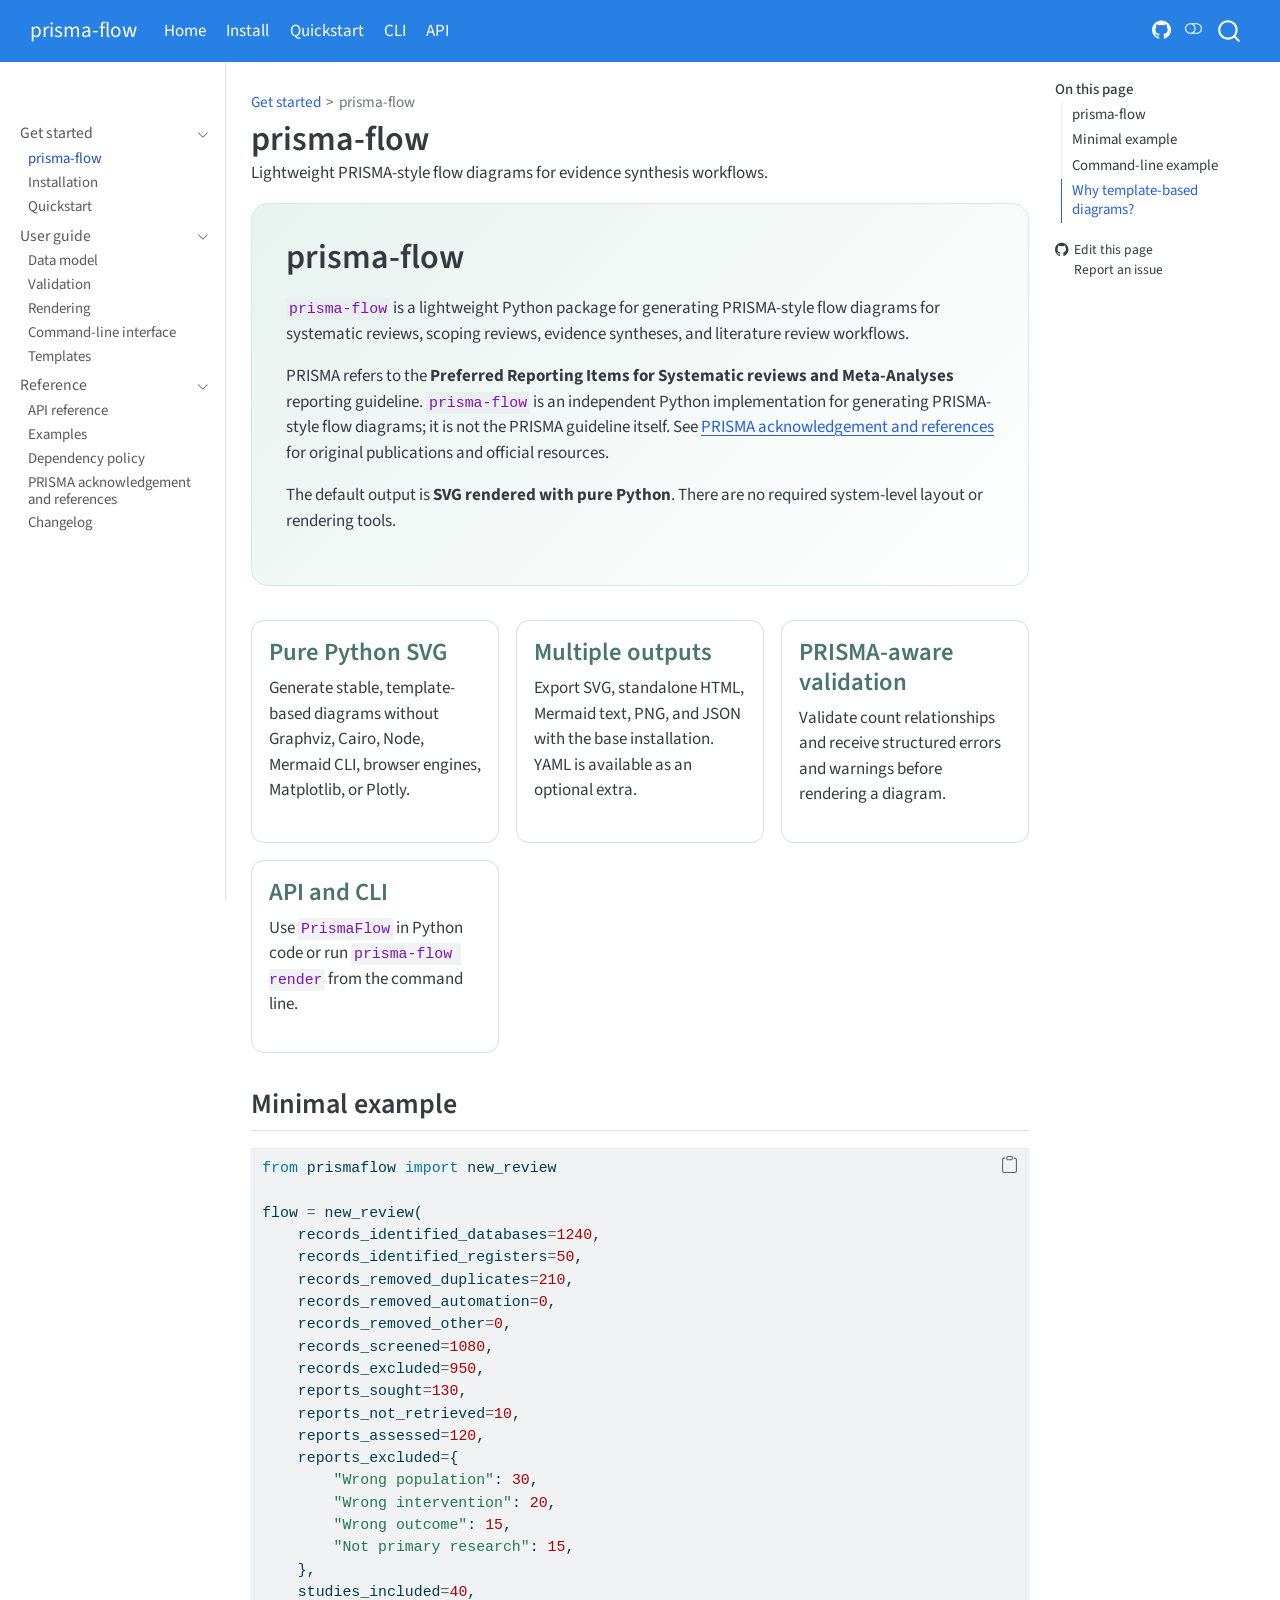
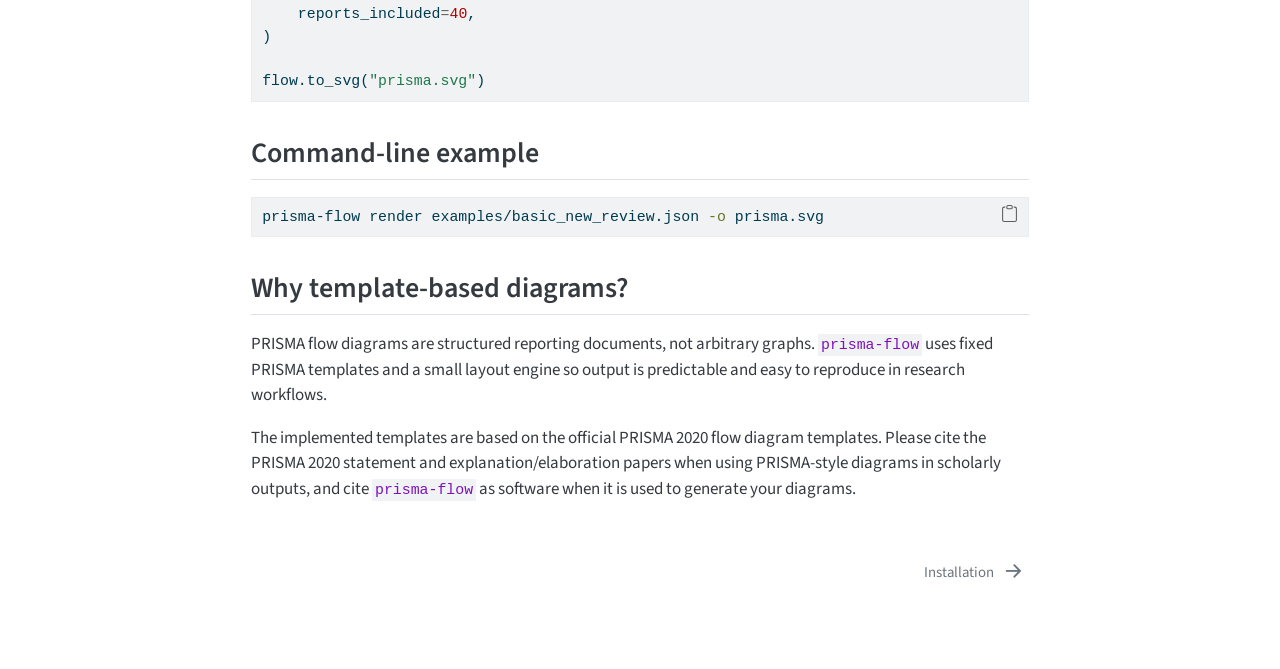
<file: index.html>
<!DOCTYPE html>
<html xmlns="http://www.w3.org/1999/xhtml" lang="en" xml:lang="en"><head>

<meta charset="utf-8">
<meta name="generator" content="quarto-1.9.38">

<meta name="viewport" content="width=device-width, initial-scale=1.0, user-scalable=yes">

<meta name="description" content="Lightweight PRISMA-style flow diagrams for evidence synthesis workflows.">

<title>prisma-flow</title>
<style>
/* Default styles provided by pandoc.
** See https://pandoc.org/MANUAL.html#variables-for-html for config info.
*/
code{white-space: pre-wrap;}
span.smallcaps{font-variant: small-caps;}
div.columns{display: flex; gap: min(4vw, 1.5em);}
div.column{flex: auto; overflow-x: auto;}
div.hanging-indent{margin-left: 1.5em; text-indent: -1.5em;}
ul.task-list{list-style: none;}
ul.task-list li input[type="checkbox"] {
  width: 0.8em;
  margin: 0 0.8em 0.2em -1em; /* quarto-specific, see https://github.com/quarto-dev/quarto-cli/issues/4556 */ 
  vertical-align: middle;
}
/* CSS for syntax highlighting */
html { -webkit-text-size-adjust: 100%; }
pre > code.sourceCode { white-space: pre; position: relative; }
pre > code.sourceCode > span { display: inline-block; line-height: 1.25; }
pre > code.sourceCode > span:empty { height: 1.2em; }
.sourceCode { overflow: visible; }
code.sourceCode > span { color: inherit; text-decoration: inherit; }
div.sourceCode { margin: 1em 0; }
pre.sourceCode { margin: 0; }
@media screen {
div.sourceCode { overflow: auto; }
}
@media print {
pre > code.sourceCode { white-space: pre-wrap; }
pre > code.sourceCode > span { text-indent: -5em; padding-left: 5em; }
}
pre.numberSource code
  { counter-reset: source-line 0; }
pre.numberSource code > span
  { position: relative; left: -4em; counter-increment: source-line; }
pre.numberSource code > span > a:first-child::before
  { content: counter(source-line);
    position: relative; left: -1em; text-align: right; vertical-align: baseline;
    border: none; display: inline-block;
    -webkit-touch-callout: none; -webkit-user-select: none;
    -khtml-user-select: none; -moz-user-select: none;
    -ms-user-select: none; user-select: none;
    padding: 0 4px; width: 4em;
  }
pre.numberSource { margin-left: 3em;  padding-left: 4px; }
div.sourceCode
  {   }
@media screen {
pre > code.sourceCode > span > a:first-child::before { text-decoration: underline; }
}
</style>


<script src="site_libs/quarto-nav/quarto-nav.js"></script>
<script src="site_libs/quarto-nav/headroom.min.js"></script>
<script src="site_libs/clipboard/clipboard.min.js"></script>
<script src="site_libs/quarto-search/autocomplete.umd.js"></script>
<script src="site_libs/quarto-search/fuse.min.js"></script>
<script src="site_libs/quarto-search/quarto-search.js"></script>
<meta name="quarto:offset" content="./">
<link href="./installation.html" rel="next">
<script src="site_libs/quarto-html/quarto.js" type="module"></script>
<script src="site_libs/quarto-html/tabsets/tabsets.js" type="module"></script>
<script src="site_libs/quarto-html/popper.min.js"></script>
<script src="site_libs/quarto-html/tippy.umd.min.js"></script>
<script src="site_libs/quarto-html/anchor.min.js"></script>
<link href="site_libs/quarto-html/tippy.css" rel="stylesheet">
<link href="site_libs/quarto-html/quarto-syntax-highlighting-15634bcf2e68342d4ad2dfa704d543f6.css" rel="stylesheet" class="quarto-color-scheme" id="quarto-text-highlighting-styles">
<link href="site_libs/quarto-html/quarto-syntax-highlighting-dark-0a6b7249c26820e032cb0bd839ff02b1.css" rel="stylesheet" class="quarto-color-scheme quarto-color-alternate" id="quarto-text-highlighting-styles">
<link href="site_libs/quarto-html/quarto-syntax-highlighting-15634bcf2e68342d4ad2dfa704d543f6.css" rel="stylesheet" class="quarto-color-scheme-extra" id="quarto-text-highlighting-styles">
<script src="site_libs/bootstrap/bootstrap.min.js"></script>
<link href="site_libs/bootstrap/bootstrap-icons.css" rel="stylesheet">
<link href="site_libs/bootstrap/bootstrap-2d0ba0525d8e1c92213e3022d4d0771f.min.css" rel="stylesheet" append-hash="true" class="quarto-color-scheme" id="quarto-bootstrap" data-mode="light">
<link href="site_libs/bootstrap/bootstrap-dark-7a20ddddd3cbbfe429efc5f4f4f92fe7.min.css" rel="stylesheet" append-hash="true" class="quarto-color-scheme quarto-color-alternate" id="quarto-bootstrap" data-mode="dark">
<link href="site_libs/bootstrap/bootstrap-2d0ba0525d8e1c92213e3022d4d0771f.min.css" rel="stylesheet" append-hash="true" class="quarto-color-scheme-extra" id="quarto-bootstrap" data-mode="light">
<script id="quarto-search-options" type="application/json">{
  "location": "navbar",
  "copy-button": false,
  "collapse-after": 3,
  "panel-placement": "end",
  "type": "overlay",
  "limit": 50,
  "keyboard-shortcut": [
    "f",
    "/",
    "s"
  ],
  "show-item-context": false,
  "language": {
    "search-no-results-text": "No results",
    "search-matching-documents-text": "matching documents",
    "search-copy-link-title": "Copy link to search",
    "search-hide-matches-text": "Hide additional matches",
    "search-more-match-text": "more match in this document",
    "search-more-matches-text": "more matches in this document",
    "search-clear-button-title": "Clear",
    "search-text-placeholder": "",
    "search-detached-cancel-button-title": "Cancel",
    "search-submit-button-title": "Submit",
    "search-label": "Search"
  }
}</script>


<link rel="stylesheet" href="styles.css">
</head>

<body class="nav-sidebar docked nav-fixed quarto-light"><script id="quarto-html-before-body" type="application/javascript">
    const toggleBodyColorMode = (bsSheetEl) => {
      const mode = bsSheetEl.getAttribute("data-mode");
      const bodyEl = window.document.querySelector("body");
      if (mode === "dark") {
        bodyEl.classList.add("quarto-dark");
        bodyEl.classList.remove("quarto-light");
      } else {
        bodyEl.classList.add("quarto-light");
        bodyEl.classList.remove("quarto-dark");
      }
    }
    const toggleBodyColorPrimary = () => {
      const bsSheetEl = window.document.querySelector("link#quarto-bootstrap:not([rel=disabled-stylesheet])");
      if (bsSheetEl) {
        toggleBodyColorMode(bsSheetEl);
      }
    }
    const setColorSchemeToggle = (alternate) => {
      const toggles = window.document.querySelectorAll('.quarto-color-scheme-toggle');
      for (let i=0; i < toggles.length; i++) {
        const toggle = toggles[i];
        if (toggle) {
          if (alternate) {
            toggle.classList.add("alternate");
          } else {
            toggle.classList.remove("alternate");
          }
        }
      }
    };
    const toggleColorMode = (alternate) => {
      // Switch the stylesheets
      const primaryStylesheets = window.document.querySelectorAll('link.quarto-color-scheme:not(.quarto-color-alternate)');
      const alternateStylesheets = window.document.querySelectorAll('link.quarto-color-scheme.quarto-color-alternate');
      manageTransitions('#quarto-margin-sidebar .nav-link', false);
      if (alternate) {
        // note: dark is layered on light, we don't disable primary!
        enableStylesheet(alternateStylesheets);
        for (const sheetNode of alternateStylesheets) {
          if (sheetNode.id === "quarto-bootstrap") {
            toggleBodyColorMode(sheetNode);
          }
        }
      } else {
        disableStylesheet(alternateStylesheets);
        enableStylesheet(primaryStylesheets)
        toggleBodyColorPrimary();
      }
      manageTransitions('#quarto-margin-sidebar .nav-link', true);
      // Switch the toggles
      setColorSchemeToggle(alternate)
      // Hack to workaround the fact that safari doesn't
      // properly recolor the scrollbar when toggling (#1455)
      if (navigator.userAgent.indexOf('Safari') > 0 && navigator.userAgent.indexOf('Chrome') == -1) {
        manageTransitions("body", false);
        window.scrollTo(0, 1);
        setTimeout(() => {
          window.scrollTo(0, 0);
          manageTransitions("body", true);
        }, 40);
      }
    }
    const disableStylesheet = (stylesheets) => {
      for (let i=0; i < stylesheets.length; i++) {
        const stylesheet = stylesheets[i];
        stylesheet.rel = 'disabled-stylesheet';
      }
    }
    const enableStylesheet = (stylesheets) => {
      for (let i=0; i < stylesheets.length; i++) {
        const stylesheet = stylesheets[i];
        if(stylesheet.rel !== 'stylesheet') { // for Chrome, which will still FOUC without this check
          stylesheet.rel = 'stylesheet';
        }
      }
    }
    const manageTransitions = (selector, allowTransitions) => {
      const els = window.document.querySelectorAll(selector);
      for (let i=0; i < els.length; i++) {
        const el = els[i];
        if (allowTransitions) {
          el.classList.remove('notransition');
        } else {
          el.classList.add('notransition');
        }
      }
    }
    const isFileUrl = () => {
      return window.location.protocol === 'file:';
    }
    const hasAlternateSentinel = () => {
      let styleSentinel = getColorSchemeSentinel();
      if (styleSentinel !== null) {
        return styleSentinel === "alternate";
      } else {
        return false;
      }
    }
    const setStyleSentinel = (alternate) => {
      const value = alternate ? "alternate" : "default";
      if (!isFileUrl()) {
        window.localStorage.setItem("quarto-color-scheme", value);
      } else {
        localAlternateSentinel = value;
      }
    }
    const getColorSchemeSentinel = () => {
      if (!isFileUrl()) {
        const storageValue = window.localStorage.getItem("quarto-color-scheme");
        return storageValue != null ? storageValue : localAlternateSentinel;
      } else {
        return localAlternateSentinel;
      }
    }
    const toggleGiscusIfUsed = (isAlternate, darkModeDefault) => {
      const baseTheme = document.querySelector('#giscus-base-theme')?.value ?? 'light';
      const alternateTheme = document.querySelector('#giscus-alt-theme')?.value ?? 'dark';
      let newTheme = '';
      if(authorPrefersDark) {
        newTheme = isAlternate ? baseTheme : alternateTheme;
      } else {
        newTheme = isAlternate ? alternateTheme : baseTheme;
      }
      const changeGiscusTheme = () => {
        // From: https://github.com/giscus/giscus/issues/336
        const sendMessage = (message) => {
          const iframe = document.querySelector('iframe.giscus-frame');
          if (!iframe) return;
          iframe.contentWindow.postMessage({ giscus: message }, 'https://giscus.app');
        }
        sendMessage({
          setConfig: {
            theme: newTheme
          }
        });
      }
      const isGiscussLoaded = window.document.querySelector('iframe.giscus-frame') !== null;
      if (isGiscussLoaded) {
        changeGiscusTheme();
      }
    };
    const authorPrefersDark = false;
    const darkModeDefault = authorPrefersDark;
      document.querySelector('link#quarto-text-highlighting-styles.quarto-color-scheme-extra').rel = 'disabled-stylesheet';
      document.querySelector('link#quarto-bootstrap.quarto-color-scheme-extra').rel = 'disabled-stylesheet';
    let localAlternateSentinel = darkModeDefault ? 'alternate' : 'default';
    // Dark / light mode switch
    window.quartoToggleColorScheme = () => {
      // Read the current dark / light value
      let toAlternate = !hasAlternateSentinel();
      toggleColorMode(toAlternate);
      setStyleSentinel(toAlternate);
      toggleGiscusIfUsed(toAlternate, darkModeDefault);
      window.dispatchEvent(new Event('resize'));
    };
    // Switch to dark mode if need be
    if (hasAlternateSentinel()) {
      toggleColorMode(true);
    } else {
      toggleColorMode(false);
    }
  </script>

<div id="quarto-search-results"></div>
  <header id="quarto-header" class="headroom fixed-top">
    <nav class="navbar navbar-expand-lg " data-bs-theme="dark">
      <div class="navbar-container container-fluid">
      <div class="navbar-brand-container mx-auto">
    <a class="navbar-brand" href="./index.html">
    <span class="navbar-title">prisma-flow</span>
    </a>
  </div>
            <div id="quarto-search" class="" title="Search"></div>
          <button class="navbar-toggler" type="button" data-bs-toggle="collapse" data-bs-target="#navbarCollapse" aria-controls="navbarCollapse" role="menu" aria-expanded="false" aria-label="Toggle navigation" onclick="if (window.quartoToggleHeadroom) { window.quartoToggleHeadroom(); }">
  <span class="navbar-toggler-icon"></span>
</button>
          <div class="collapse navbar-collapse" id="navbarCollapse">
            <ul class="navbar-nav navbar-nav-scroll me-auto">
  <li class="nav-item">
    <a class="nav-link active" href="./index.html" aria-current="page"> 
<span class="menu-text">Home</span></a>
  </li>  
  <li class="nav-item">
    <a class="nav-link" href="./installation.html"> 
<span class="menu-text">Install</span></a>
  </li>  
  <li class="nav-item">
    <a class="nav-link" href="./quickstart.html"> 
<span class="menu-text">Quickstart</span></a>
  </li>  
  <li class="nav-item">
    <a class="nav-link" href="./cli.html"> 
<span class="menu-text">CLI</span></a>
  </li>  
  <li class="nav-item">
    <a class="nav-link" href="./api.html"> 
<span class="menu-text">API</span></a>
  </li>  
</ul>
            <ul class="navbar-nav navbar-nav-scroll ms-auto">
  <li class="nav-item compact">
    <a class="nav-link" href="https://github.com/osl-incubator/prisma-flow"> <i class="bi bi-github" role="img" aria-label="GitHub repository">
</i> 
<span class="menu-text"></span></a>
  </li>  
</ul>
          </div> <!-- /navcollapse -->
            <div class="quarto-navbar-tools">
  <a href="" class="quarto-color-scheme-toggle quarto-navigation-tool  px-1" onclick="window.quartoToggleColorScheme(); return false;" title="Toggle dark mode"><i class="bi"></i></a>
</div>
      </div> <!-- /container-fluid -->
    </nav>
  <nav class="quarto-secondary-nav">
    <div class="container-fluid d-flex">
      <button type="button" class="quarto-btn-toggle btn" data-bs-toggle="collapse" role="button" data-bs-target=".quarto-sidebar-collapse-item" aria-controls="quarto-sidebar" aria-expanded="false" aria-label="Toggle sidebar navigation" onclick="if (window.quartoToggleHeadroom) { window.quartoToggleHeadroom(); }">
        <i class="bi bi-layout-text-sidebar-reverse"></i>
      </button>
        <nav class="quarto-page-breadcrumbs" aria-label="breadcrumb"><ol class="breadcrumb"><li class="breadcrumb-item"><a href="./index.html">Get started</a></li><li class="breadcrumb-item"><a href="./index.html">prisma-flow</a></li></ol></nav>
        <a class="flex-grow-1" role="navigation" data-bs-toggle="collapse" data-bs-target=".quarto-sidebar-collapse-item" aria-controls="quarto-sidebar" aria-expanded="false" aria-label="Toggle sidebar navigation" onclick="if (window.quartoToggleHeadroom) { window.quartoToggleHeadroom(); }">      
        </a>
      <button type="button" class="btn quarto-search-button" aria-label="Search" onclick="window.quartoOpenSearch();">
        <i class="bi bi-search"></i>
      </button>
    </div>
  </nav>
</header>
<!-- content -->
<div id="quarto-content" class="quarto-container page-columns page-rows-contents page-layout-article page-navbar">
<!-- sidebar -->
  <nav id="quarto-sidebar" class="sidebar collapse collapse-horizontal quarto-sidebar-collapse-item sidebar-navigation docked overflow-auto">
        <div class="mt-2 flex-shrink-0 align-items-center">
        <div class="sidebar-search">
        <div id="quarto-search" class="" title="Search"></div>
        </div>
        </div>
    <div class="sidebar-menu-container"> 
    <ul class="list-unstyled mt-1">
        <li class="sidebar-item sidebar-item-section">
      <div class="sidebar-item-container"> 
            <a class="sidebar-item-text sidebar-link text-start" data-bs-toggle="collapse" data-bs-target="#quarto-sidebar-section-1" role="navigation" aria-expanded="true">
 <span class="menu-text">Get started</span></a>
          <a class="sidebar-item-toggle text-start" data-bs-toggle="collapse" data-bs-target="#quarto-sidebar-section-1" role="navigation" aria-expanded="true" aria-label="Toggle section">
            <i class="bi bi-chevron-right ms-2"></i>
          </a> 
      </div>
      <ul id="quarto-sidebar-section-1" class="collapse list-unstyled sidebar-section depth1 show">  
          <li class="sidebar-item">
  <div class="sidebar-item-container"> 
  <a href="./index.html" class="sidebar-item-text sidebar-link active">
 <span class="menu-text">prisma-flow</span></a>
  </div>
</li>
          <li class="sidebar-item">
  <div class="sidebar-item-container"> 
  <a href="./installation.html" class="sidebar-item-text sidebar-link">
 <span class="menu-text">Installation</span></a>
  </div>
</li>
          <li class="sidebar-item">
  <div class="sidebar-item-container"> 
  <a href="./quickstart.html" class="sidebar-item-text sidebar-link">
 <span class="menu-text">Quickstart</span></a>
  </div>
</li>
      </ul>
  </li>
        <li class="sidebar-item sidebar-item-section">
      <div class="sidebar-item-container"> 
            <a class="sidebar-item-text sidebar-link text-start" data-bs-toggle="collapse" data-bs-target="#quarto-sidebar-section-2" role="navigation" aria-expanded="true">
 <span class="menu-text">User guide</span></a>
          <a class="sidebar-item-toggle text-start" data-bs-toggle="collapse" data-bs-target="#quarto-sidebar-section-2" role="navigation" aria-expanded="true" aria-label="Toggle section">
            <i class="bi bi-chevron-right ms-2"></i>
          </a> 
      </div>
      <ul id="quarto-sidebar-section-2" class="collapse list-unstyled sidebar-section depth1 show">  
          <li class="sidebar-item">
  <div class="sidebar-item-container"> 
  <a href="./data-model.html" class="sidebar-item-text sidebar-link">
 <span class="menu-text">Data model</span></a>
  </div>
</li>
          <li class="sidebar-item">
  <div class="sidebar-item-container"> 
  <a href="./validation.html" class="sidebar-item-text sidebar-link">
 <span class="menu-text">Validation</span></a>
  </div>
</li>
          <li class="sidebar-item">
  <div class="sidebar-item-container"> 
  <a href="./rendering.html" class="sidebar-item-text sidebar-link">
 <span class="menu-text">Rendering</span></a>
  </div>
</li>
          <li class="sidebar-item">
  <div class="sidebar-item-container"> 
  <a href="./cli.html" class="sidebar-item-text sidebar-link">
 <span class="menu-text">Command-line interface</span></a>
  </div>
</li>
          <li class="sidebar-item">
  <div class="sidebar-item-container"> 
  <a href="./templates.html" class="sidebar-item-text sidebar-link">
 <span class="menu-text">Templates</span></a>
  </div>
</li>
      </ul>
  </li>
        <li class="sidebar-item sidebar-item-section">
      <div class="sidebar-item-container"> 
            <a class="sidebar-item-text sidebar-link text-start" data-bs-toggle="collapse" data-bs-target="#quarto-sidebar-section-3" role="navigation" aria-expanded="true">
 <span class="menu-text">Reference</span></a>
          <a class="sidebar-item-toggle text-start" data-bs-toggle="collapse" data-bs-target="#quarto-sidebar-section-3" role="navigation" aria-expanded="true" aria-label="Toggle section">
            <i class="bi bi-chevron-right ms-2"></i>
          </a> 
      </div>
      <ul id="quarto-sidebar-section-3" class="collapse list-unstyled sidebar-section depth1 show">  
          <li class="sidebar-item">
  <div class="sidebar-item-container"> 
  <a href="./api.html" class="sidebar-item-text sidebar-link">
 <span class="menu-text">API reference</span></a>
  </div>
</li>
          <li class="sidebar-item">
  <div class="sidebar-item-container"> 
  <a href="./examples.html" class="sidebar-item-text sidebar-link">
 <span class="menu-text">Examples</span></a>
  </div>
</li>
          <li class="sidebar-item">
  <div class="sidebar-item-container"> 
  <a href="./dependency-policy.html" class="sidebar-item-text sidebar-link">
 <span class="menu-text">Dependency policy</span></a>
  </div>
</li>
          <li class="sidebar-item">
  <div class="sidebar-item-container"> 
  <a href="./references.html" class="sidebar-item-text sidebar-link">
 <span class="menu-text">PRISMA acknowledgement and references</span></a>
  </div>
</li>
          <li class="sidebar-item">
  <div class="sidebar-item-container"> 
  <a href="./changelog.html" class="sidebar-item-text sidebar-link">
 <span class="menu-text">Changelog</span></a>
  </div>
</li>
      </ul>
  </li>
    </ul>
    </div>
</nav>
<div id="quarto-sidebar-glass" class="quarto-sidebar-collapse-item" data-bs-toggle="collapse" data-bs-target=".quarto-sidebar-collapse-item"></div>
<!-- margin-sidebar -->
    <div id="quarto-margin-sidebar" class="sidebar margin-sidebar">
        <nav id="TOC" role="doc-toc" class="toc-active">
    <h2 id="toc-title">On this page</h2>
   
  <ul>
  <li><a href="#prisma-flow" id="toc-prisma-flow" class="nav-link active" data-scroll-target="#prisma-flow">prisma-flow</a></li>
  <li><a href="#minimal-example" id="toc-minimal-example" class="nav-link" data-scroll-target="#minimal-example">Minimal example</a></li>
  <li><a href="#command-line-example" id="toc-command-line-example" class="nav-link" data-scroll-target="#command-line-example">Command-line example</a></li>
  <li><a href="#why-template-based-diagrams" id="toc-why-template-based-diagrams" class="nav-link" data-scroll-target="#why-template-based-diagrams">Why template-based diagrams?</a></li>
  </ul>
<div class="toc-actions"><ul><li><a href="https://github.com/osl-incubator/prisma-flow/edit/main/index.qmd" class="toc-action"><i class="bi bi-github"></i>Edit this page</a></li><li><a href="https://github.com/osl-incubator/prisma-flow/issues/new" class="toc-action"><i class="bi empty"></i>Report an issue</a></li></ul></div></nav>
    </div>
<!-- main -->
<main class="content" id="quarto-document-content">


<header id="title-block-header" class="quarto-title-block default"><nav class="quarto-page-breadcrumbs quarto-title-breadcrumbs d-none d-lg-block" aria-label="breadcrumb"><ol class="breadcrumb"><li class="breadcrumb-item"><a href="./index.html">Get started</a></li><li class="breadcrumb-item"><a href="./index.html">prisma-flow</a></li></ol></nav>
<div class="quarto-title">
<h1 class="title">prisma-flow</h1>
</div>

<div>
  <div class="description">
    Lightweight PRISMA-style flow diagrams for evidence synthesis workflows.
  </div>
</div>


<div class="quarto-title-meta">

    
  
    
  </div>
  


</header>


<section id="prisma-flow" class="level1 hero">
<h1>prisma-flow</h1>
<p><code>prisma-flow</code> is a lightweight Python package for generating PRISMA-style flow diagrams for systematic reviews, scoping reviews, evidence syntheses, and literature review workflows.</p>
<p>PRISMA refers to the <strong>Preferred Reporting Items for Systematic reviews and Meta-Analyses</strong> reporting guideline. <code>prisma-flow</code> is an independent Python implementation for generating PRISMA-style flow diagrams; it is not the PRISMA guideline itself. See <a href="./references.html">PRISMA acknowledgement and references</a> for original publications and official resources.</p>
<p>The default output is <strong>SVG rendered with pure Python</strong>. There are no required system-level layout or rendering tools.</p>
</section>
<div class="feature-grid">
<section id="pure-python-svg" class="level3 feature-card">
<h3 class="anchored" data-anchor-id="pure-python-svg">Pure Python SVG</h3>
<p>Generate stable, template-based diagrams without Graphviz, Cairo, Node, Mermaid CLI, browser engines, Matplotlib, or Plotly.</p>
</section>
<section id="multiple-outputs" class="level3 feature-card">
<h3 class="anchored" data-anchor-id="multiple-outputs">Multiple outputs</h3>
<p>Export SVG, standalone HTML, Mermaid text, PNG, and JSON with the base installation. YAML is available as an optional extra.</p>
</section>
<section id="prisma-aware-validation" class="level3 feature-card">
<h3 class="anchored" data-anchor-id="prisma-aware-validation">PRISMA-aware validation</h3>
<p>Validate count relationships and receive structured errors and warnings before rendering a diagram.</p>
</section>
<section id="api-and-cli" class="level3 feature-card">
<h3 class="anchored" data-anchor-id="api-and-cli">API and CLI</h3>
<p>Use <code>PrismaFlow</code> in Python code or run <code>prisma-flow render</code> from the command line.</p>
</section>
</div>
<section id="minimal-example" class="level2">
<h2 class="anchored" data-anchor-id="minimal-example">Minimal example</h2>
<div class="code-copy-outer-scaffold"><div class="sourceCode" id="cb1"><pre class="sourceCode python code-with-copy"><code class="sourceCode python"><span id="cb1-1"><a href="#cb1-1" aria-hidden="true" tabindex="-1"></a><span class="im">from</span> prismaflow <span class="im">import</span> new_review</span>
<span id="cb1-2"><a href="#cb1-2" aria-hidden="true" tabindex="-1"></a></span>
<span id="cb1-3"><a href="#cb1-3" aria-hidden="true" tabindex="-1"></a>flow <span class="op">=</span> new_review(</span>
<span id="cb1-4"><a href="#cb1-4" aria-hidden="true" tabindex="-1"></a>    records_identified_databases<span class="op">=</span><span class="dv">1240</span>,</span>
<span id="cb1-5"><a href="#cb1-5" aria-hidden="true" tabindex="-1"></a>    records_identified_registers<span class="op">=</span><span class="dv">50</span>,</span>
<span id="cb1-6"><a href="#cb1-6" aria-hidden="true" tabindex="-1"></a>    records_removed_duplicates<span class="op">=</span><span class="dv">210</span>,</span>
<span id="cb1-7"><a href="#cb1-7" aria-hidden="true" tabindex="-1"></a>    records_removed_automation<span class="op">=</span><span class="dv">0</span>,</span>
<span id="cb1-8"><a href="#cb1-8" aria-hidden="true" tabindex="-1"></a>    records_removed_other<span class="op">=</span><span class="dv">0</span>,</span>
<span id="cb1-9"><a href="#cb1-9" aria-hidden="true" tabindex="-1"></a>    records_screened<span class="op">=</span><span class="dv">1080</span>,</span>
<span id="cb1-10"><a href="#cb1-10" aria-hidden="true" tabindex="-1"></a>    records_excluded<span class="op">=</span><span class="dv">950</span>,</span>
<span id="cb1-11"><a href="#cb1-11" aria-hidden="true" tabindex="-1"></a>    reports_sought<span class="op">=</span><span class="dv">130</span>,</span>
<span id="cb1-12"><a href="#cb1-12" aria-hidden="true" tabindex="-1"></a>    reports_not_retrieved<span class="op">=</span><span class="dv">10</span>,</span>
<span id="cb1-13"><a href="#cb1-13" aria-hidden="true" tabindex="-1"></a>    reports_assessed<span class="op">=</span><span class="dv">120</span>,</span>
<span id="cb1-14"><a href="#cb1-14" aria-hidden="true" tabindex="-1"></a>    reports_excluded<span class="op">=</span>{</span>
<span id="cb1-15"><a href="#cb1-15" aria-hidden="true" tabindex="-1"></a>        <span class="st">"Wrong population"</span>: <span class="dv">30</span>,</span>
<span id="cb1-16"><a href="#cb1-16" aria-hidden="true" tabindex="-1"></a>        <span class="st">"Wrong intervention"</span>: <span class="dv">20</span>,</span>
<span id="cb1-17"><a href="#cb1-17" aria-hidden="true" tabindex="-1"></a>        <span class="st">"Wrong outcome"</span>: <span class="dv">15</span>,</span>
<span id="cb1-18"><a href="#cb1-18" aria-hidden="true" tabindex="-1"></a>        <span class="st">"Not primary research"</span>: <span class="dv">15</span>,</span>
<span id="cb1-19"><a href="#cb1-19" aria-hidden="true" tabindex="-1"></a>    },</span>
<span id="cb1-20"><a href="#cb1-20" aria-hidden="true" tabindex="-1"></a>    studies_included<span class="op">=</span><span class="dv">40</span>,</span>
<span id="cb1-21"><a href="#cb1-21" aria-hidden="true" tabindex="-1"></a>    reports_included<span class="op">=</span><span class="dv">40</span>,</span>
<span id="cb1-22"><a href="#cb1-22" aria-hidden="true" tabindex="-1"></a>)</span>
<span id="cb1-23"><a href="#cb1-23" aria-hidden="true" tabindex="-1"></a></span>
<span id="cb1-24"><a href="#cb1-24" aria-hidden="true" tabindex="-1"></a>flow.to_svg(<span class="st">"prisma.svg"</span>)</span></code></pre></div><button title="Copy to Clipboard" class="code-copy-button"><i class="bi"></i></button></div>
</section>
<section id="command-line-example" class="level2">
<h2 class="anchored" data-anchor-id="command-line-example">Command-line example</h2>
<div class="code-copy-outer-scaffold"><div class="sourceCode" id="cb2"><pre class="sourceCode bash code-with-copy"><code class="sourceCode bash"><span id="cb2-1"><a href="#cb2-1" aria-hidden="true" tabindex="-1"></a><span class="ex">prisma-flow</span> render examples/basic_new_review.json <span class="at">-o</span> prisma.svg</span></code></pre></div><button title="Copy to Clipboard" class="code-copy-button"><i class="bi"></i></button></div>
</section>
<section id="why-template-based-diagrams" class="level2">
<h2 class="anchored" data-anchor-id="why-template-based-diagrams">Why template-based diagrams?</h2>
<p>PRISMA flow diagrams are structured reporting documents, not arbitrary graphs. <code>prisma-flow</code> uses fixed PRISMA templates and a small layout engine so output is predictable and easy to reproduce in research workflows.</p>
<p>The implemented templates are based on the official PRISMA 2020 flow diagram templates. Please cite the PRISMA 2020 statement and explanation/elaboration papers when using PRISMA-style diagrams in scholarly outputs, and cite <code>prisma-flow</code> as software when it is used to generate your diagrams.</p>


</section>

</main> <!-- /main -->
<script id="quarto-html-after-body" type="application/javascript">
  window.document.addEventListener("DOMContentLoaded", function (event) {
    // Ensure there is a toggle, if there isn't float one in the top right
    if (window.document.querySelector('.quarto-color-scheme-toggle') === null) {
      const a = window.document.createElement('a');
      a.classList.add('top-right');
      a.classList.add('quarto-color-scheme-toggle');
      a.href = "";
      a.onclick = function() { try { window.quartoToggleColorScheme(); } catch {} return false; };
      const i = window.document.createElement("i");
      i.classList.add('bi');
      a.appendChild(i);
      window.document.body.appendChild(a);
    }
    setColorSchemeToggle(hasAlternateSentinel())
    const icon = "";
    const anchorJS = new window.AnchorJS();
    anchorJS.options = {
      placement: 'right',
      icon: icon
    };
    anchorJS.add('.anchored');
    const isCodeAnnotation = (el) => {
      for (const clz of el.classList) {
        if (clz.startsWith('code-annotation-')) {                     
          return true;
        }
      }
      return false;
    }
    const onCopySuccess = function(e) {
      // button target
      const button = e.trigger;
      // don't keep focus
      button.blur();
      // flash "checked"
      button.classList.add('code-copy-button-checked');
      var currentTitle = button.getAttribute("title");
      button.setAttribute("title", "Copied!");
      let tooltip;
      if (window.bootstrap) {
        button.setAttribute("data-bs-toggle", "tooltip");
        button.setAttribute("data-bs-placement", "left");
        button.setAttribute("data-bs-title", "Copied!");
        tooltip = new bootstrap.Tooltip(button, 
          { trigger: "manual", 
            customClass: "code-copy-button-tooltip",
            offset: [0, -8]});
        tooltip.show();    
      }
      setTimeout(function() {
        if (tooltip) {
          tooltip.hide();
          button.removeAttribute("data-bs-title");
          button.removeAttribute("data-bs-toggle");
          button.removeAttribute("data-bs-placement");
        }
        button.setAttribute("title", currentTitle);
        button.classList.remove('code-copy-button-checked');
      }, 1000);
      // clear code selection
      e.clearSelection();
    }
    const getTextToCopy = function(trigger) {
      const outerScaffold = trigger.parentElement.cloneNode(true);
      const codeEl = outerScaffold.querySelector('code');
      for (const childEl of codeEl.children) {
        if (isCodeAnnotation(childEl)) {
          childEl.remove();
        }
      }
      return codeEl.innerText;
    }
    const clipboard = new window.ClipboardJS('.code-copy-button:not([data-in-quarto-modal])', {
      text: getTextToCopy
    });
    clipboard.on('success', onCopySuccess);
    if (window.document.getElementById('quarto-embedded-source-code-modal')) {
      const clipboardModal = new window.ClipboardJS('.code-copy-button[data-in-quarto-modal]', {
        text: getTextToCopy,
        container: window.document.getElementById('quarto-embedded-source-code-modal')
      });
      clipboardModal.on('success', onCopySuccess);
    }
      var localhostRegex = new RegExp(/^(?:http|https):\/\/localhost\:?[0-9]*\//);
      var mailtoRegex = new RegExp(/^mailto:/);
        var filterRegex = new RegExp("https:\/\/osl-incubator\.github\.io\/prisma-flow\/");
      var isInternal = (href) => {
          return filterRegex.test(href) || localhostRegex.test(href) || mailtoRegex.test(href);
      }
      // Inspect non-navigation links and adorn them if external
     var links = window.document.querySelectorAll('a[href]:not(.nav-link):not(.navbar-brand):not(.toc-action):not(.sidebar-link):not(.sidebar-item-toggle):not(.pagination-link):not(.no-external):not([aria-hidden]):not(.dropdown-item):not(.quarto-navigation-tool):not(.about-link)');
      for (var i=0; i<links.length; i++) {
        const link = links[i];
        if (!isInternal(link.href)) {
          // undo the damage that might have been done by quarto-nav.js in the case of
          // links that we want to consider external
          if (link.dataset.originalHref !== undefined) {
            link.href = link.dataset.originalHref;
          }
            // target, if specified
            link.setAttribute("target", "_blank");
            if (link.getAttribute("rel") === null) {
              link.setAttribute("rel", "noopener");
            }
        }
      }
    function tippyHover(el, contentFn, onTriggerFn, onUntriggerFn) {
      const config = {
        allowHTML: true,
        maxWidth: 500,
        delay: 100,
        arrow: false,
        appendTo: function(el) {
            return el.parentElement;
        },
        interactive: true,
        interactiveBorder: 10,
        theme: 'quarto',
        placement: 'bottom-start',
      };
      if (contentFn) {
        config.content = contentFn;
      }
      if (onTriggerFn) {
        config.onTrigger = onTriggerFn;
      }
      if (onUntriggerFn) {
        config.onUntrigger = onUntriggerFn;
      }
      window.tippy(el, config); 
    }
    const noterefs = window.document.querySelectorAll('a[role="doc-noteref"]');
    for (var i=0; i<noterefs.length; i++) {
      const ref = noterefs[i];
      tippyHover(ref, function() {
        // use id or data attribute instead here
        let href = ref.getAttribute('data-footnote-href') || ref.getAttribute('href');
        try { href = new URL(href).hash; } catch {}
        const id = href.replace(/^#\/?/, "");
        const note = window.document.getElementById(id);
        if (note) {
          return note.innerHTML;
        } else {
          return "";
        }
      });
    }
    const xrefs = window.document.querySelectorAll('a.quarto-xref');
    const processXRef = (id, note) => {
      // Strip column container classes
      const stripColumnClz = (el) => {
        el.classList.remove("page-full", "page-columns");
        if (el.children) {
          for (const child of el.children) {
            stripColumnClz(child);
          }
        }
      }
      stripColumnClz(note)
      if (id === null || id.startsWith('sec-')) {
        // Special case sections, only their first couple elements
        const container = document.createElement("div");
        if (note.children && note.children.length > 2) {
          container.appendChild(note.children[0].cloneNode(true));
          for (let i = 1; i < note.children.length; i++) {
            const child = note.children[i];
            if (child.tagName === "P" && child.innerText === "") {
              continue;
            } else {
              container.appendChild(child.cloneNode(true));
              break;
            }
          }
          if (window.Quarto?.typesetMath) {
            window.Quarto.typesetMath(container);
          }
          return container.innerHTML
        } else {
          if (window.Quarto?.typesetMath) {
            window.Quarto.typesetMath(note);
          }
          return note.innerHTML;
        }
      } else {
        // Remove any anchor links if they are present
        const anchorLink = note.querySelector('a.anchorjs-link');
        if (anchorLink) {
          anchorLink.remove();
        }
        if (window.Quarto?.typesetMath) {
          window.Quarto.typesetMath(note);
        }
        if (note.classList.contains("callout")) {
          return note.outerHTML;
        } else {
          return note.innerHTML;
        }
      }
    }
    for (var i=0; i<xrefs.length; i++) {
      const xref = xrefs[i];
      tippyHover(xref, undefined, function(instance) {
        instance.disable();
        let url = xref.getAttribute('href');
        let hash = undefined; 
        if (url.startsWith('#')) {
          hash = url;
        } else {
          try { hash = new URL(url).hash; } catch {}
        }
        if (hash) {
          const id = hash.replace(/^#\/?/, "");
          const note = window.document.getElementById(id);
          if (note !== null) {
            try {
              const html = processXRef(id, note.cloneNode(true));
              instance.setContent(html);
            } finally {
              instance.enable();
              instance.show();
            }
          } else {
            // See if we can fetch this
            fetch(url.split('#')[0])
            .then(res => res.text())
            .then(html => {
              const parser = new DOMParser();
              const htmlDoc = parser.parseFromString(html, "text/html");
              const note = htmlDoc.getElementById(id);
              if (note !== null) {
                const html = processXRef(id, note);
                instance.setContent(html);
              } 
            }).finally(() => {
              instance.enable();
              instance.show();
            });
          }
        } else {
          // See if we can fetch a full url (with no hash to target)
          // This is a special case and we should probably do some content thinning / targeting
          fetch(url)
          .then(res => res.text())
          .then(html => {
            const parser = new DOMParser();
            const htmlDoc = parser.parseFromString(html, "text/html");
            const note = htmlDoc.querySelector('main.content');
            if (note !== null) {
              // This should only happen for chapter cross references
              // (since there is no id in the URL)
              // remove the first header
              if (note.children.length > 0 && note.children[0].tagName === "HEADER") {
                note.children[0].remove();
              }
              const html = processXRef(null, note);
              instance.setContent(html);
            } 
          }).finally(() => {
            instance.enable();
            instance.show();
          });
        }
      }, function(instance) {
      });
    }
        let selectedAnnoteEl;
        const selectorForAnnotation = ( cell, annotation) => {
          let cellAttr = 'data-code-cell="' + cell + '"';
          let lineAttr = 'data-code-annotation="' +  annotation + '"';
          const selector = 'span[' + cellAttr + '][' + lineAttr + ']';
          return selector;
        }
        const selectCodeLines = (annoteEl) => {
          const doc = window.document;
          const targetCell = annoteEl.getAttribute("data-target-cell");
          const targetAnnotation = annoteEl.getAttribute("data-target-annotation");
          const annoteSpan = window.document.querySelector(selectorForAnnotation(targetCell, targetAnnotation));
          const lines = annoteSpan.getAttribute("data-code-lines").split(",");
          const lineIds = lines.map((line) => {
            return targetCell + "-" + line;
          })
          let top = null;
          let height = null;
          let parent = null;
          if (lineIds.length > 0) {
              //compute the position of the single el (top and bottom and make a div)
              const el = window.document.getElementById(lineIds[0]);
              top = el.offsetTop;
              height = el.offsetHeight;
              parent = el.parentElement.parentElement;
            if (lineIds.length > 1) {
              const lastEl = window.document.getElementById(lineIds[lineIds.length - 1]);
              const bottom = lastEl.offsetTop + lastEl.offsetHeight;
              height = bottom - top;
            }
            if (top !== null && height !== null && parent !== null) {
              // cook up a div (if necessary) and position it 
              let div = window.document.getElementById("code-annotation-line-highlight");
              if (div === null) {
                div = window.document.createElement("div");
                div.setAttribute("id", "code-annotation-line-highlight");
                div.style.position = 'absolute';
                parent.appendChild(div);
              }
              div.style.top = top - 2 + "px";
              div.style.height = height + 4 + "px";
              div.style.left = 0;
              let gutterDiv = window.document.getElementById("code-annotation-line-highlight-gutter");
              if (gutterDiv === null) {
                gutterDiv = window.document.createElement("div");
                gutterDiv.setAttribute("id", "code-annotation-line-highlight-gutter");
                gutterDiv.style.position = 'absolute';
                const codeCell = window.document.getElementById(targetCell);
                const gutter = codeCell.querySelector('.code-annotation-gutter');
                gutter.appendChild(gutterDiv);
              }
              gutterDiv.style.top = top - 2 + "px";
              gutterDiv.style.height = height + 4 + "px";
            }
            selectedAnnoteEl = annoteEl;
          }
        };
        const unselectCodeLines = () => {
          const elementsIds = ["code-annotation-line-highlight", "code-annotation-line-highlight-gutter"];
          elementsIds.forEach((elId) => {
            const div = window.document.getElementById(elId);
            if (div) {
              div.remove();
            }
          });
          selectedAnnoteEl = undefined;
        };
          // Handle positioning of the toggle
      window.addEventListener(
        "resize",
        throttle(() => {
          elRect = undefined;
          if (selectedAnnoteEl) {
            selectCodeLines(selectedAnnoteEl);
          }
        }, 10)
      );
      function throttle(fn, ms) {
      let throttle = false;
      let timer;
        return (...args) => {
          if(!throttle) { // first call gets through
              fn.apply(this, args);
              throttle = true;
          } else { // all the others get throttled
              if(timer) clearTimeout(timer); // cancel #2
              timer = setTimeout(() => {
                fn.apply(this, args);
                timer = throttle = false;
              }, ms);
          }
        };
      }
        // Attach click handler to the DT
        const annoteDls = window.document.querySelectorAll('dt[data-target-cell]');
        for (const annoteDlNode of annoteDls) {
          annoteDlNode.addEventListener('click', (event) => {
            const clickedEl = event.target;
            if (clickedEl !== selectedAnnoteEl) {
              unselectCodeLines();
              const activeEl = window.document.querySelector('dt[data-target-cell].code-annotation-active');
              if (activeEl) {
                activeEl.classList.remove('code-annotation-active');
              }
              selectCodeLines(clickedEl);
              clickedEl.classList.add('code-annotation-active');
            } else {
              // Unselect the line
              unselectCodeLines();
              clickedEl.classList.remove('code-annotation-active');
            }
          });
        }
    const findCites = (el) => {
      const parentEl = el.parentElement;
      if (parentEl) {
        const cites = parentEl.dataset.cites;
        if (cites) {
          return {
            el,
            cites: cites.split(' ')
          };
        } else {
          return findCites(el.parentElement)
        }
      } else {
        return undefined;
      }
    };
    var bibliorefs = window.document.querySelectorAll('a[role="doc-biblioref"]');
    for (var i=0; i<bibliorefs.length; i++) {
      const ref = bibliorefs[i];
      const citeInfo = findCites(ref);
      if (citeInfo) {
        tippyHover(citeInfo.el, function() {
          var popup = window.document.createElement('div');
          citeInfo.cites.forEach(function(cite) {
            var citeDiv = window.document.createElement('div');
            citeDiv.classList.add('hanging-indent');
            citeDiv.classList.add('csl-entry');
            var biblioDiv = window.document.getElementById('ref-' + cite);
            if (biblioDiv) {
              citeDiv.innerHTML = biblioDiv.innerHTML;
            }
            popup.appendChild(citeDiv);
          });
          return popup.innerHTML;
        });
      }
    }
  });
  </script>
<nav class="page-navigation">
  <div class="nav-page nav-page-previous">
  </div>
  <div class="nav-page nav-page-next">
      <a href="./installation.html" class="pagination-link" aria-label="Installation">
        <span class="nav-page-text">Installation</span> <i class="bi bi-arrow-right-short"></i>
      </a>
  </div>
</nav>
</div> <!-- /content -->




<footer class="footer"><div class="nav-footer"><div class="nav-footer-center"><div class="toc-actions d-sm-block d-md-none"><ul><li><a href="https://github.com/osl-incubator/prisma-flow/edit/main/index.qmd" class="toc-action"><i class="bi bi-github"></i>Edit this page</a></li><li><a href="https://github.com/osl-incubator/prisma-flow/issues/new" class="toc-action"><i class="bi empty"></i>Report an issue</a></li></ul></div></div></div></footer></body></html>
</file>
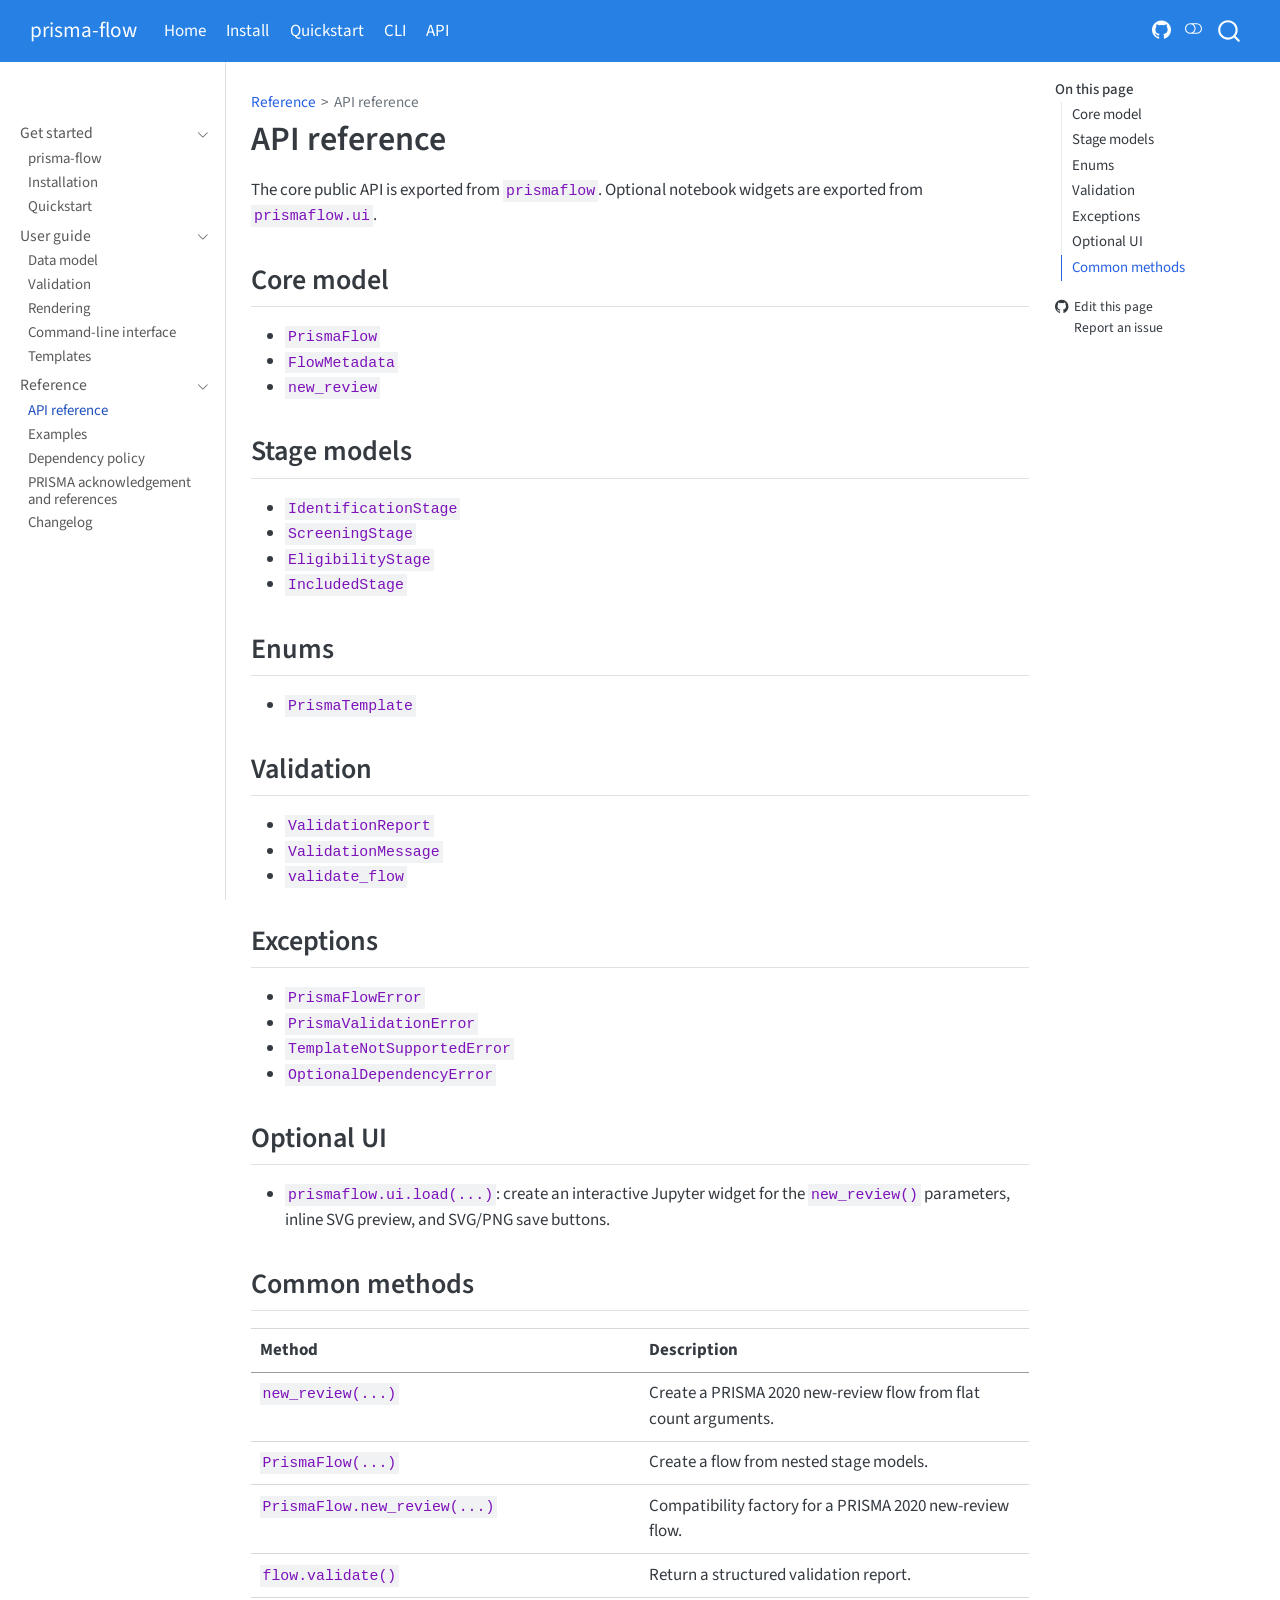
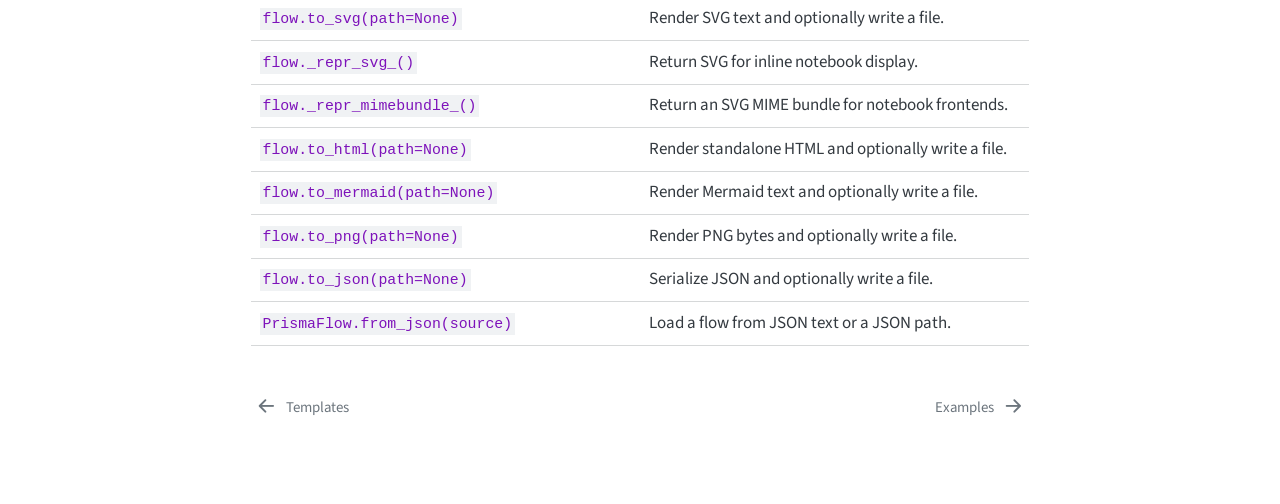
<file: api.html>
<!DOCTYPE html>
<html xmlns="http://www.w3.org/1999/xhtml" lang="en" xml:lang="en"><head>

<meta charset="utf-8">
<meta name="generator" content="quarto-1.9.38">

<meta name="viewport" content="width=device-width, initial-scale=1.0, user-scalable=yes">


<title>API reference – prisma-flow</title>
<style>
/* Default styles provided by pandoc.
** See https://pandoc.org/MANUAL.html#variables-for-html for config info.
*/
code{white-space: pre-wrap;}
span.smallcaps{font-variant: small-caps;}
div.columns{display: flex; gap: min(4vw, 1.5em);}
div.column{flex: auto; overflow-x: auto;}
div.hanging-indent{margin-left: 1.5em; text-indent: -1.5em;}
ul.task-list{list-style: none;}
ul.task-list li input[type="checkbox"] {
  width: 0.8em;
  margin: 0 0.8em 0.2em -1em; /* quarto-specific, see https://github.com/quarto-dev/quarto-cli/issues/4556 */ 
  vertical-align: middle;
}
</style>


<script src="site_libs/quarto-nav/quarto-nav.js"></script>
<script src="site_libs/quarto-nav/headroom.min.js"></script>
<script src="site_libs/clipboard/clipboard.min.js"></script>
<script src="site_libs/quarto-search/autocomplete.umd.js"></script>
<script src="site_libs/quarto-search/fuse.min.js"></script>
<script src="site_libs/quarto-search/quarto-search.js"></script>
<meta name="quarto:offset" content="./">
<link href="./examples.html" rel="next">
<link href="./templates.html" rel="prev">
<script src="site_libs/quarto-html/quarto.js" type="module"></script>
<script src="site_libs/quarto-html/tabsets/tabsets.js" type="module"></script>
<script src="site_libs/quarto-html/popper.min.js"></script>
<script src="site_libs/quarto-html/tippy.umd.min.js"></script>
<script src="site_libs/quarto-html/anchor.min.js"></script>
<link href="site_libs/quarto-html/tippy.css" rel="stylesheet">
<link href="site_libs/quarto-html/quarto-syntax-highlighting-15634bcf2e68342d4ad2dfa704d543f6.css" rel="stylesheet" class="quarto-color-scheme" id="quarto-text-highlighting-styles">
<link href="site_libs/quarto-html/quarto-syntax-highlighting-dark-0a6b7249c26820e032cb0bd839ff02b1.css" rel="stylesheet" class="quarto-color-scheme quarto-color-alternate" id="quarto-text-highlighting-styles">
<link href="site_libs/quarto-html/quarto-syntax-highlighting-15634bcf2e68342d4ad2dfa704d543f6.css" rel="stylesheet" class="quarto-color-scheme-extra" id="quarto-text-highlighting-styles">
<script src="site_libs/bootstrap/bootstrap.min.js"></script>
<link href="site_libs/bootstrap/bootstrap-icons.css" rel="stylesheet">
<link href="site_libs/bootstrap/bootstrap-2d0ba0525d8e1c92213e3022d4d0771f.min.css" rel="stylesheet" append-hash="true" class="quarto-color-scheme" id="quarto-bootstrap" data-mode="light">
<link href="site_libs/bootstrap/bootstrap-dark-7a20ddddd3cbbfe429efc5f4f4f92fe7.min.css" rel="stylesheet" append-hash="true" class="quarto-color-scheme quarto-color-alternate" id="quarto-bootstrap" data-mode="dark">
<link href="site_libs/bootstrap/bootstrap-2d0ba0525d8e1c92213e3022d4d0771f.min.css" rel="stylesheet" append-hash="true" class="quarto-color-scheme-extra" id="quarto-bootstrap" data-mode="light">
<script id="quarto-search-options" type="application/json">{
  "location": "navbar",
  "copy-button": false,
  "collapse-after": 3,
  "panel-placement": "end",
  "type": "overlay",
  "limit": 50,
  "keyboard-shortcut": [
    "f",
    "/",
    "s"
  ],
  "show-item-context": false,
  "language": {
    "search-no-results-text": "No results",
    "search-matching-documents-text": "matching documents",
    "search-copy-link-title": "Copy link to search",
    "search-hide-matches-text": "Hide additional matches",
    "search-more-match-text": "more match in this document",
    "search-more-matches-text": "more matches in this document",
    "search-clear-button-title": "Clear",
    "search-text-placeholder": "",
    "search-detached-cancel-button-title": "Cancel",
    "search-submit-button-title": "Submit",
    "search-label": "Search"
  }
}</script>


<link rel="stylesheet" href="styles.css">
</head>

<body class="nav-sidebar docked nav-fixed quarto-light"><script id="quarto-html-before-body" type="application/javascript">
    const toggleBodyColorMode = (bsSheetEl) => {
      const mode = bsSheetEl.getAttribute("data-mode");
      const bodyEl = window.document.querySelector("body");
      if (mode === "dark") {
        bodyEl.classList.add("quarto-dark");
        bodyEl.classList.remove("quarto-light");
      } else {
        bodyEl.classList.add("quarto-light");
        bodyEl.classList.remove("quarto-dark");
      }
    }
    const toggleBodyColorPrimary = () => {
      const bsSheetEl = window.document.querySelector("link#quarto-bootstrap:not([rel=disabled-stylesheet])");
      if (bsSheetEl) {
        toggleBodyColorMode(bsSheetEl);
      }
    }
    const setColorSchemeToggle = (alternate) => {
      const toggles = window.document.querySelectorAll('.quarto-color-scheme-toggle');
      for (let i=0; i < toggles.length; i++) {
        const toggle = toggles[i];
        if (toggle) {
          if (alternate) {
            toggle.classList.add("alternate");
          } else {
            toggle.classList.remove("alternate");
          }
        }
      }
    };
    const toggleColorMode = (alternate) => {
      // Switch the stylesheets
      const primaryStylesheets = window.document.querySelectorAll('link.quarto-color-scheme:not(.quarto-color-alternate)');
      const alternateStylesheets = window.document.querySelectorAll('link.quarto-color-scheme.quarto-color-alternate');
      manageTransitions('#quarto-margin-sidebar .nav-link', false);
      if (alternate) {
        // note: dark is layered on light, we don't disable primary!
        enableStylesheet(alternateStylesheets);
        for (const sheetNode of alternateStylesheets) {
          if (sheetNode.id === "quarto-bootstrap") {
            toggleBodyColorMode(sheetNode);
          }
        }
      } else {
        disableStylesheet(alternateStylesheets);
        enableStylesheet(primaryStylesheets)
        toggleBodyColorPrimary();
      }
      manageTransitions('#quarto-margin-sidebar .nav-link', true);
      // Switch the toggles
      setColorSchemeToggle(alternate)
      // Hack to workaround the fact that safari doesn't
      // properly recolor the scrollbar when toggling (#1455)
      if (navigator.userAgent.indexOf('Safari') > 0 && navigator.userAgent.indexOf('Chrome') == -1) {
        manageTransitions("body", false);
        window.scrollTo(0, 1);
        setTimeout(() => {
          window.scrollTo(0, 0);
          manageTransitions("body", true);
        }, 40);
      }
    }
    const disableStylesheet = (stylesheets) => {
      for (let i=0; i < stylesheets.length; i++) {
        const stylesheet = stylesheets[i];
        stylesheet.rel = 'disabled-stylesheet';
      }
    }
    const enableStylesheet = (stylesheets) => {
      for (let i=0; i < stylesheets.length; i++) {
        const stylesheet = stylesheets[i];
        if(stylesheet.rel !== 'stylesheet') { // for Chrome, which will still FOUC without this check
          stylesheet.rel = 'stylesheet';
        }
      }
    }
    const manageTransitions = (selector, allowTransitions) => {
      const els = window.document.querySelectorAll(selector);
      for (let i=0; i < els.length; i++) {
        const el = els[i];
        if (allowTransitions) {
          el.classList.remove('notransition');
        } else {
          el.classList.add('notransition');
        }
      }
    }
    const isFileUrl = () => {
      return window.location.protocol === 'file:';
    }
    const hasAlternateSentinel = () => {
      let styleSentinel = getColorSchemeSentinel();
      if (styleSentinel !== null) {
        return styleSentinel === "alternate";
      } else {
        return false;
      }
    }
    const setStyleSentinel = (alternate) => {
      const value = alternate ? "alternate" : "default";
      if (!isFileUrl()) {
        window.localStorage.setItem("quarto-color-scheme", value);
      } else {
        localAlternateSentinel = value;
      }
    }
    const getColorSchemeSentinel = () => {
      if (!isFileUrl()) {
        const storageValue = window.localStorage.getItem("quarto-color-scheme");
        return storageValue != null ? storageValue : localAlternateSentinel;
      } else {
        return localAlternateSentinel;
      }
    }
    const toggleGiscusIfUsed = (isAlternate, darkModeDefault) => {
      const baseTheme = document.querySelector('#giscus-base-theme')?.value ?? 'light';
      const alternateTheme = document.querySelector('#giscus-alt-theme')?.value ?? 'dark';
      let newTheme = '';
      if(authorPrefersDark) {
        newTheme = isAlternate ? baseTheme : alternateTheme;
      } else {
        newTheme = isAlternate ? alternateTheme : baseTheme;
      }
      const changeGiscusTheme = () => {
        // From: https://github.com/giscus/giscus/issues/336
        const sendMessage = (message) => {
          const iframe = document.querySelector('iframe.giscus-frame');
          if (!iframe) return;
          iframe.contentWindow.postMessage({ giscus: message }, 'https://giscus.app');
        }
        sendMessage({
          setConfig: {
            theme: newTheme
          }
        });
      }
      const isGiscussLoaded = window.document.querySelector('iframe.giscus-frame') !== null;
      if (isGiscussLoaded) {
        changeGiscusTheme();
      }
    };
    const authorPrefersDark = false;
    const darkModeDefault = authorPrefersDark;
      document.querySelector('link#quarto-text-highlighting-styles.quarto-color-scheme-extra').rel = 'disabled-stylesheet';
      document.querySelector('link#quarto-bootstrap.quarto-color-scheme-extra').rel = 'disabled-stylesheet';
    let localAlternateSentinel = darkModeDefault ? 'alternate' : 'default';
    // Dark / light mode switch
    window.quartoToggleColorScheme = () => {
      // Read the current dark / light value
      let toAlternate = !hasAlternateSentinel();
      toggleColorMode(toAlternate);
      setStyleSentinel(toAlternate);
      toggleGiscusIfUsed(toAlternate, darkModeDefault);
      window.dispatchEvent(new Event('resize'));
    };
    // Switch to dark mode if need be
    if (hasAlternateSentinel()) {
      toggleColorMode(true);
    } else {
      toggleColorMode(false);
    }
  </script>

<div id="quarto-search-results"></div>
  <header id="quarto-header" class="headroom fixed-top">
    <nav class="navbar navbar-expand-lg " data-bs-theme="dark">
      <div class="navbar-container container-fluid">
      <div class="navbar-brand-container mx-auto">
    <a class="navbar-brand" href="./index.html">
    <span class="navbar-title">prisma-flow</span>
    </a>
  </div>
            <div id="quarto-search" class="" title="Search"></div>
          <button class="navbar-toggler" type="button" data-bs-toggle="collapse" data-bs-target="#navbarCollapse" aria-controls="navbarCollapse" role="menu" aria-expanded="false" aria-label="Toggle navigation" onclick="if (window.quartoToggleHeadroom) { window.quartoToggleHeadroom(); }">
  <span class="navbar-toggler-icon"></span>
</button>
          <div class="collapse navbar-collapse" id="navbarCollapse">
            <ul class="navbar-nav navbar-nav-scroll me-auto">
  <li class="nav-item">
    <a class="nav-link active" href="./index.html" aria-current="page"> 
<span class="menu-text">Home</span></a>
  </li>  
  <li class="nav-item">
    <a class="nav-link" href="./installation.html"> 
<span class="menu-text">Install</span></a>
  </li>  
  <li class="nav-item">
    <a class="nav-link" href="./quickstart.html"> 
<span class="menu-text">Quickstart</span></a>
  </li>  
  <li class="nav-item">
    <a class="nav-link" href="./cli.html"> 
<span class="menu-text">CLI</span></a>
  </li>  
  <li class="nav-item">
    <a class="nav-link" href="./api.html"> 
<span class="menu-text">API</span></a>
  </li>  
</ul>
            <ul class="navbar-nav navbar-nav-scroll ms-auto">
  <li class="nav-item compact">
    <a class="nav-link" href="https://github.com/osl-incubator/prisma-flow"> <i class="bi bi-github" role="img" aria-label="GitHub repository">
</i> 
<span class="menu-text"></span></a>
  </li>  
</ul>
          </div> <!-- /navcollapse -->
            <div class="quarto-navbar-tools">
  <a href="" class="quarto-color-scheme-toggle quarto-navigation-tool  px-1" onclick="window.quartoToggleColorScheme(); return false;" title="Toggle dark mode"><i class="bi"></i></a>
</div>
      </div> <!-- /container-fluid -->
    </nav>
  <nav class="quarto-secondary-nav">
    <div class="container-fluid d-flex">
      <button type="button" class="quarto-btn-toggle btn" data-bs-toggle="collapse" role="button" data-bs-target=".quarto-sidebar-collapse-item" aria-controls="quarto-sidebar" aria-expanded="false" aria-label="Toggle sidebar navigation" onclick="if (window.quartoToggleHeadroom) { window.quartoToggleHeadroom(); }">
        <i class="bi bi-layout-text-sidebar-reverse"></i>
      </button>
        <nav class="quarto-page-breadcrumbs" aria-label="breadcrumb"><ol class="breadcrumb"><li class="breadcrumb-item"><a href="./api.html">Reference</a></li><li class="breadcrumb-item"><a href="./api.html">API reference</a></li></ol></nav>
        <a class="flex-grow-1" role="navigation" data-bs-toggle="collapse" data-bs-target=".quarto-sidebar-collapse-item" aria-controls="quarto-sidebar" aria-expanded="false" aria-label="Toggle sidebar navigation" onclick="if (window.quartoToggleHeadroom) { window.quartoToggleHeadroom(); }">      
        </a>
      <button type="button" class="btn quarto-search-button" aria-label="Search" onclick="window.quartoOpenSearch();">
        <i class="bi bi-search"></i>
      </button>
    </div>
  </nav>
</header>
<!-- content -->
<div id="quarto-content" class="quarto-container page-columns page-rows-contents page-layout-article page-navbar">
<!-- sidebar -->
  <nav id="quarto-sidebar" class="sidebar collapse collapse-horizontal quarto-sidebar-collapse-item sidebar-navigation docked overflow-auto">
        <div class="mt-2 flex-shrink-0 align-items-center">
        <div class="sidebar-search">
        <div id="quarto-search" class="" title="Search"></div>
        </div>
        </div>
    <div class="sidebar-menu-container"> 
    <ul class="list-unstyled mt-1">
        <li class="sidebar-item sidebar-item-section">
      <div class="sidebar-item-container"> 
            <a class="sidebar-item-text sidebar-link text-start" data-bs-toggle="collapse" data-bs-target="#quarto-sidebar-section-1" role="navigation" aria-expanded="true">
 <span class="menu-text">Get started</span></a>
          <a class="sidebar-item-toggle text-start" data-bs-toggle="collapse" data-bs-target="#quarto-sidebar-section-1" role="navigation" aria-expanded="true" aria-label="Toggle section">
            <i class="bi bi-chevron-right ms-2"></i>
          </a> 
      </div>
      <ul id="quarto-sidebar-section-1" class="collapse list-unstyled sidebar-section depth1 show">  
          <li class="sidebar-item">
  <div class="sidebar-item-container"> 
  <a href="./index.html" class="sidebar-item-text sidebar-link">
 <span class="menu-text">prisma-flow</span></a>
  </div>
</li>
          <li class="sidebar-item">
  <div class="sidebar-item-container"> 
  <a href="./installation.html" class="sidebar-item-text sidebar-link">
 <span class="menu-text">Installation</span></a>
  </div>
</li>
          <li class="sidebar-item">
  <div class="sidebar-item-container"> 
  <a href="./quickstart.html" class="sidebar-item-text sidebar-link">
 <span class="menu-text">Quickstart</span></a>
  </div>
</li>
      </ul>
  </li>
        <li class="sidebar-item sidebar-item-section">
      <div class="sidebar-item-container"> 
            <a class="sidebar-item-text sidebar-link text-start" data-bs-toggle="collapse" data-bs-target="#quarto-sidebar-section-2" role="navigation" aria-expanded="true">
 <span class="menu-text">User guide</span></a>
          <a class="sidebar-item-toggle text-start" data-bs-toggle="collapse" data-bs-target="#quarto-sidebar-section-2" role="navigation" aria-expanded="true" aria-label="Toggle section">
            <i class="bi bi-chevron-right ms-2"></i>
          </a> 
      </div>
      <ul id="quarto-sidebar-section-2" class="collapse list-unstyled sidebar-section depth1 show">  
          <li class="sidebar-item">
  <div class="sidebar-item-container"> 
  <a href="./data-model.html" class="sidebar-item-text sidebar-link">
 <span class="menu-text">Data model</span></a>
  </div>
</li>
          <li class="sidebar-item">
  <div class="sidebar-item-container"> 
  <a href="./validation.html" class="sidebar-item-text sidebar-link">
 <span class="menu-text">Validation</span></a>
  </div>
</li>
          <li class="sidebar-item">
  <div class="sidebar-item-container"> 
  <a href="./rendering.html" class="sidebar-item-text sidebar-link">
 <span class="menu-text">Rendering</span></a>
  </div>
</li>
          <li class="sidebar-item">
  <div class="sidebar-item-container"> 
  <a href="./cli.html" class="sidebar-item-text sidebar-link">
 <span class="menu-text">Command-line interface</span></a>
  </div>
</li>
          <li class="sidebar-item">
  <div class="sidebar-item-container"> 
  <a href="./templates.html" class="sidebar-item-text sidebar-link">
 <span class="menu-text">Templates</span></a>
  </div>
</li>
      </ul>
  </li>
        <li class="sidebar-item sidebar-item-section">
      <div class="sidebar-item-container"> 
            <a class="sidebar-item-text sidebar-link text-start" data-bs-toggle="collapse" data-bs-target="#quarto-sidebar-section-3" role="navigation" aria-expanded="true">
 <span class="menu-text">Reference</span></a>
          <a class="sidebar-item-toggle text-start" data-bs-toggle="collapse" data-bs-target="#quarto-sidebar-section-3" role="navigation" aria-expanded="true" aria-label="Toggle section">
            <i class="bi bi-chevron-right ms-2"></i>
          </a> 
      </div>
      <ul id="quarto-sidebar-section-3" class="collapse list-unstyled sidebar-section depth1 show">  
          <li class="sidebar-item">
  <div class="sidebar-item-container"> 
  <a href="./api.html" class="sidebar-item-text sidebar-link active">
 <span class="menu-text">API reference</span></a>
  </div>
</li>
          <li class="sidebar-item">
  <div class="sidebar-item-container"> 
  <a href="./examples.html" class="sidebar-item-text sidebar-link">
 <span class="menu-text">Examples</span></a>
  </div>
</li>
          <li class="sidebar-item">
  <div class="sidebar-item-container"> 
  <a href="./dependency-policy.html" class="sidebar-item-text sidebar-link">
 <span class="menu-text">Dependency policy</span></a>
  </div>
</li>
          <li class="sidebar-item">
  <div class="sidebar-item-container"> 
  <a href="./references.html" class="sidebar-item-text sidebar-link">
 <span class="menu-text">PRISMA acknowledgement and references</span></a>
  </div>
</li>
          <li class="sidebar-item">
  <div class="sidebar-item-container"> 
  <a href="./changelog.html" class="sidebar-item-text sidebar-link">
 <span class="menu-text">Changelog</span></a>
  </div>
</li>
      </ul>
  </li>
    </ul>
    </div>
</nav>
<div id="quarto-sidebar-glass" class="quarto-sidebar-collapse-item" data-bs-toggle="collapse" data-bs-target=".quarto-sidebar-collapse-item"></div>
<!-- margin-sidebar -->
    <div id="quarto-margin-sidebar" class="sidebar margin-sidebar">
        <nav id="TOC" role="doc-toc" class="toc-active">
    <h2 id="toc-title">On this page</h2>
   
  <ul>
  <li><a href="#core-model" id="toc-core-model" class="nav-link active" data-scroll-target="#core-model">Core model</a></li>
  <li><a href="#stage-models" id="toc-stage-models" class="nav-link" data-scroll-target="#stage-models">Stage models</a></li>
  <li><a href="#enums" id="toc-enums" class="nav-link" data-scroll-target="#enums">Enums</a></li>
  <li><a href="#validation" id="toc-validation" class="nav-link" data-scroll-target="#validation">Validation</a></li>
  <li><a href="#exceptions" id="toc-exceptions" class="nav-link" data-scroll-target="#exceptions">Exceptions</a></li>
  <li><a href="#optional-ui" id="toc-optional-ui" class="nav-link" data-scroll-target="#optional-ui">Optional UI</a></li>
  <li><a href="#common-methods" id="toc-common-methods" class="nav-link" data-scroll-target="#common-methods">Common methods</a></li>
  </ul>
<div class="toc-actions"><ul><li><a href="https://github.com/osl-incubator/prisma-flow/edit/main/api.qmd" class="toc-action"><i class="bi bi-github"></i>Edit this page</a></li><li><a href="https://github.com/osl-incubator/prisma-flow/issues/new" class="toc-action"><i class="bi empty"></i>Report an issue</a></li></ul></div></nav>
    </div>
<!-- main -->
<main class="content" id="quarto-document-content">


<header id="title-block-header" class="quarto-title-block default"><nav class="quarto-page-breadcrumbs quarto-title-breadcrumbs d-none d-lg-block" aria-label="breadcrumb"><ol class="breadcrumb"><li class="breadcrumb-item"><a href="./api.html">Reference</a></li><li class="breadcrumb-item"><a href="./api.html">API reference</a></li></ol></nav>
<div class="quarto-title">
<h1 class="title">API reference</h1>
</div>



<div class="quarto-title-meta">

    
  
    
  </div>
  


</header>


<p>The core public API is exported from <code>prismaflow</code>. Optional notebook widgets are exported from <code>prismaflow.ui</code>.</p>
<section id="core-model" class="level2">
<h2 class="anchored" data-anchor-id="core-model">Core model</h2>
<ul>
<li><code>PrismaFlow</code></li>
<li><code>FlowMetadata</code></li>
<li><code>new_review</code></li>
</ul>
</section>
<section id="stage-models" class="level2">
<h2 class="anchored" data-anchor-id="stage-models">Stage models</h2>
<ul>
<li><code>IdentificationStage</code></li>
<li><code>ScreeningStage</code></li>
<li><code>EligibilityStage</code></li>
<li><code>IncludedStage</code></li>
</ul>
</section>
<section id="enums" class="level2">
<h2 class="anchored" data-anchor-id="enums">Enums</h2>
<ul>
<li><code>PrismaTemplate</code></li>
</ul>
</section>
<section id="validation" class="level2">
<h2 class="anchored" data-anchor-id="validation">Validation</h2>
<ul>
<li><code>ValidationReport</code></li>
<li><code>ValidationMessage</code></li>
<li><code>validate_flow</code></li>
</ul>
</section>
<section id="exceptions" class="level2">
<h2 class="anchored" data-anchor-id="exceptions">Exceptions</h2>
<ul>
<li><code>PrismaFlowError</code></li>
<li><code>PrismaValidationError</code></li>
<li><code>TemplateNotSupportedError</code></li>
<li><code>OptionalDependencyError</code></li>
</ul>
</section>
<section id="optional-ui" class="level2">
<h2 class="anchored" data-anchor-id="optional-ui">Optional UI</h2>
<ul>
<li><code>prismaflow.ui.load(...)</code>: create an interactive Jupyter widget for the <code>new_review()</code> parameters, inline SVG preview, and SVG/PNG save buttons.</li>
</ul>
</section>
<section id="common-methods" class="level2">
<h2 class="anchored" data-anchor-id="common-methods">Common methods</h2>
<table class="caption-top table">
<colgroup>
<col style="width: 50%">
<col style="width: 50%">
</colgroup>
<thead>
<tr class="header">
<th>Method</th>
<th>Description</th>
</tr>
</thead>
<tbody>
<tr class="odd">
<td><code>new_review(...)</code></td>
<td>Create a PRISMA 2020 new-review flow from flat count arguments.</td>
</tr>
<tr class="even">
<td><code>PrismaFlow(...)</code></td>
<td>Create a flow from nested stage models.</td>
</tr>
<tr class="odd">
<td><code>PrismaFlow.new_review(...)</code></td>
<td>Compatibility factory for a PRISMA 2020 new-review flow.</td>
</tr>
<tr class="even">
<td><code>flow.validate()</code></td>
<td>Return a structured validation report.</td>
</tr>
<tr class="odd">
<td><code>flow.to_svg(path=None)</code></td>
<td>Render SVG text and optionally write a file.</td>
</tr>
<tr class="even">
<td><code>flow._repr_svg_()</code></td>
<td>Return SVG for inline notebook display.</td>
</tr>
<tr class="odd">
<td><code>flow._repr_mimebundle_()</code></td>
<td>Return an SVG MIME bundle for notebook frontends.</td>
</tr>
<tr class="even">
<td><code>flow.to_html(path=None)</code></td>
<td>Render standalone HTML and optionally write a file.</td>
</tr>
<tr class="odd">
<td><code>flow.to_mermaid(path=None)</code></td>
<td>Render Mermaid text and optionally write a file.</td>
</tr>
<tr class="even">
<td><code>flow.to_png(path=None)</code></td>
<td>Render PNG bytes and optionally write a file.</td>
</tr>
<tr class="odd">
<td><code>flow.to_json(path=None)</code></td>
<td>Serialize JSON and optionally write a file.</td>
</tr>
<tr class="even">
<td><code>PrismaFlow.from_json(source)</code></td>
<td>Load a flow from JSON text or a JSON path.</td>
</tr>
</tbody>
</table>


</section>

</main> <!-- /main -->
<script id="quarto-html-after-body" type="application/javascript">
  window.document.addEventListener("DOMContentLoaded", function (event) {
    // Ensure there is a toggle, if there isn't float one in the top right
    if (window.document.querySelector('.quarto-color-scheme-toggle') === null) {
      const a = window.document.createElement('a');
      a.classList.add('top-right');
      a.classList.add('quarto-color-scheme-toggle');
      a.href = "";
      a.onclick = function() { try { window.quartoToggleColorScheme(); } catch {} return false; };
      const i = window.document.createElement("i");
      i.classList.add('bi');
      a.appendChild(i);
      window.document.body.appendChild(a);
    }
    setColorSchemeToggle(hasAlternateSentinel())
    const icon = "";
    const anchorJS = new window.AnchorJS();
    anchorJS.options = {
      placement: 'right',
      icon: icon
    };
    anchorJS.add('.anchored');
    const isCodeAnnotation = (el) => {
      for (const clz of el.classList) {
        if (clz.startsWith('code-annotation-')) {                     
          return true;
        }
      }
      return false;
    }
    const onCopySuccess = function(e) {
      // button target
      const button = e.trigger;
      // don't keep focus
      button.blur();
      // flash "checked"
      button.classList.add('code-copy-button-checked');
      var currentTitle = button.getAttribute("title");
      button.setAttribute("title", "Copied!");
      let tooltip;
      if (window.bootstrap) {
        button.setAttribute("data-bs-toggle", "tooltip");
        button.setAttribute("data-bs-placement", "left");
        button.setAttribute("data-bs-title", "Copied!");
        tooltip = new bootstrap.Tooltip(button, 
          { trigger: "manual", 
            customClass: "code-copy-button-tooltip",
            offset: [0, -8]});
        tooltip.show();    
      }
      setTimeout(function() {
        if (tooltip) {
          tooltip.hide();
          button.removeAttribute("data-bs-title");
          button.removeAttribute("data-bs-toggle");
          button.removeAttribute("data-bs-placement");
        }
        button.setAttribute("title", currentTitle);
        button.classList.remove('code-copy-button-checked');
      }, 1000);
      // clear code selection
      e.clearSelection();
    }
    const getTextToCopy = function(trigger) {
      const outerScaffold = trigger.parentElement.cloneNode(true);
      const codeEl = outerScaffold.querySelector('code');
      for (const childEl of codeEl.children) {
        if (isCodeAnnotation(childEl)) {
          childEl.remove();
        }
      }
      return codeEl.innerText;
    }
    const clipboard = new window.ClipboardJS('.code-copy-button:not([data-in-quarto-modal])', {
      text: getTextToCopy
    });
    clipboard.on('success', onCopySuccess);
    if (window.document.getElementById('quarto-embedded-source-code-modal')) {
      const clipboardModal = new window.ClipboardJS('.code-copy-button[data-in-quarto-modal]', {
        text: getTextToCopy,
        container: window.document.getElementById('quarto-embedded-source-code-modal')
      });
      clipboardModal.on('success', onCopySuccess);
    }
      var localhostRegex = new RegExp(/^(?:http|https):\/\/localhost\:?[0-9]*\//);
      var mailtoRegex = new RegExp(/^mailto:/);
        var filterRegex = new RegExp("https:\/\/osl-incubator\.github\.io\/prisma-flow\/");
      var isInternal = (href) => {
          return filterRegex.test(href) || localhostRegex.test(href) || mailtoRegex.test(href);
      }
      // Inspect non-navigation links and adorn them if external
     var links = window.document.querySelectorAll('a[href]:not(.nav-link):not(.navbar-brand):not(.toc-action):not(.sidebar-link):not(.sidebar-item-toggle):not(.pagination-link):not(.no-external):not([aria-hidden]):not(.dropdown-item):not(.quarto-navigation-tool):not(.about-link)');
      for (var i=0; i<links.length; i++) {
        const link = links[i];
        if (!isInternal(link.href)) {
          // undo the damage that might have been done by quarto-nav.js in the case of
          // links that we want to consider external
          if (link.dataset.originalHref !== undefined) {
            link.href = link.dataset.originalHref;
          }
            // target, if specified
            link.setAttribute("target", "_blank");
            if (link.getAttribute("rel") === null) {
              link.setAttribute("rel", "noopener");
            }
        }
      }
    function tippyHover(el, contentFn, onTriggerFn, onUntriggerFn) {
      const config = {
        allowHTML: true,
        maxWidth: 500,
        delay: 100,
        arrow: false,
        appendTo: function(el) {
            return el.parentElement;
        },
        interactive: true,
        interactiveBorder: 10,
        theme: 'quarto',
        placement: 'bottom-start',
      };
      if (contentFn) {
        config.content = contentFn;
      }
      if (onTriggerFn) {
        config.onTrigger = onTriggerFn;
      }
      if (onUntriggerFn) {
        config.onUntrigger = onUntriggerFn;
      }
      window.tippy(el, config); 
    }
    const noterefs = window.document.querySelectorAll('a[role="doc-noteref"]');
    for (var i=0; i<noterefs.length; i++) {
      const ref = noterefs[i];
      tippyHover(ref, function() {
        // use id or data attribute instead here
        let href = ref.getAttribute('data-footnote-href') || ref.getAttribute('href');
        try { href = new URL(href).hash; } catch {}
        const id = href.replace(/^#\/?/, "");
        const note = window.document.getElementById(id);
        if (note) {
          return note.innerHTML;
        } else {
          return "";
        }
      });
    }
    const xrefs = window.document.querySelectorAll('a.quarto-xref');
    const processXRef = (id, note) => {
      // Strip column container classes
      const stripColumnClz = (el) => {
        el.classList.remove("page-full", "page-columns");
        if (el.children) {
          for (const child of el.children) {
            stripColumnClz(child);
          }
        }
      }
      stripColumnClz(note)
      if (id === null || id.startsWith('sec-')) {
        // Special case sections, only their first couple elements
        const container = document.createElement("div");
        if (note.children && note.children.length > 2) {
          container.appendChild(note.children[0].cloneNode(true));
          for (let i = 1; i < note.children.length; i++) {
            const child = note.children[i];
            if (child.tagName === "P" && child.innerText === "") {
              continue;
            } else {
              container.appendChild(child.cloneNode(true));
              break;
            }
          }
          if (window.Quarto?.typesetMath) {
            window.Quarto.typesetMath(container);
          }
          return container.innerHTML
        } else {
          if (window.Quarto?.typesetMath) {
            window.Quarto.typesetMath(note);
          }
          return note.innerHTML;
        }
      } else {
        // Remove any anchor links if they are present
        const anchorLink = note.querySelector('a.anchorjs-link');
        if (anchorLink) {
          anchorLink.remove();
        }
        if (window.Quarto?.typesetMath) {
          window.Quarto.typesetMath(note);
        }
        if (note.classList.contains("callout")) {
          return note.outerHTML;
        } else {
          return note.innerHTML;
        }
      }
    }
    for (var i=0; i<xrefs.length; i++) {
      const xref = xrefs[i];
      tippyHover(xref, undefined, function(instance) {
        instance.disable();
        let url = xref.getAttribute('href');
        let hash = undefined; 
        if (url.startsWith('#')) {
          hash = url;
        } else {
          try { hash = new URL(url).hash; } catch {}
        }
        if (hash) {
          const id = hash.replace(/^#\/?/, "");
          const note = window.document.getElementById(id);
          if (note !== null) {
            try {
              const html = processXRef(id, note.cloneNode(true));
              instance.setContent(html);
            } finally {
              instance.enable();
              instance.show();
            }
          } else {
            // See if we can fetch this
            fetch(url.split('#')[0])
            .then(res => res.text())
            .then(html => {
              const parser = new DOMParser();
              const htmlDoc = parser.parseFromString(html, "text/html");
              const note = htmlDoc.getElementById(id);
              if (note !== null) {
                const html = processXRef(id, note);
                instance.setContent(html);
              } 
            }).finally(() => {
              instance.enable();
              instance.show();
            });
          }
        } else {
          // See if we can fetch a full url (with no hash to target)
          // This is a special case and we should probably do some content thinning / targeting
          fetch(url)
          .then(res => res.text())
          .then(html => {
            const parser = new DOMParser();
            const htmlDoc = parser.parseFromString(html, "text/html");
            const note = htmlDoc.querySelector('main.content');
            if (note !== null) {
              // This should only happen for chapter cross references
              // (since there is no id in the URL)
              // remove the first header
              if (note.children.length > 0 && note.children[0].tagName === "HEADER") {
                note.children[0].remove();
              }
              const html = processXRef(null, note);
              instance.setContent(html);
            } 
          }).finally(() => {
            instance.enable();
            instance.show();
          });
        }
      }, function(instance) {
      });
    }
        let selectedAnnoteEl;
        const selectorForAnnotation = ( cell, annotation) => {
          let cellAttr = 'data-code-cell="' + cell + '"';
          let lineAttr = 'data-code-annotation="' +  annotation + '"';
          const selector = 'span[' + cellAttr + '][' + lineAttr + ']';
          return selector;
        }
        const selectCodeLines = (annoteEl) => {
          const doc = window.document;
          const targetCell = annoteEl.getAttribute("data-target-cell");
          const targetAnnotation = annoteEl.getAttribute("data-target-annotation");
          const annoteSpan = window.document.querySelector(selectorForAnnotation(targetCell, targetAnnotation));
          const lines = annoteSpan.getAttribute("data-code-lines").split(",");
          const lineIds = lines.map((line) => {
            return targetCell + "-" + line;
          })
          let top = null;
          let height = null;
          let parent = null;
          if (lineIds.length > 0) {
              //compute the position of the single el (top and bottom and make a div)
              const el = window.document.getElementById(lineIds[0]);
              top = el.offsetTop;
              height = el.offsetHeight;
              parent = el.parentElement.parentElement;
            if (lineIds.length > 1) {
              const lastEl = window.document.getElementById(lineIds[lineIds.length - 1]);
              const bottom = lastEl.offsetTop + lastEl.offsetHeight;
              height = bottom - top;
            }
            if (top !== null && height !== null && parent !== null) {
              // cook up a div (if necessary) and position it 
              let div = window.document.getElementById("code-annotation-line-highlight");
              if (div === null) {
                div = window.document.createElement("div");
                div.setAttribute("id", "code-annotation-line-highlight");
                div.style.position = 'absolute';
                parent.appendChild(div);
              }
              div.style.top = top - 2 + "px";
              div.style.height = height + 4 + "px";
              div.style.left = 0;
              let gutterDiv = window.document.getElementById("code-annotation-line-highlight-gutter");
              if (gutterDiv === null) {
                gutterDiv = window.document.createElement("div");
                gutterDiv.setAttribute("id", "code-annotation-line-highlight-gutter");
                gutterDiv.style.position = 'absolute';
                const codeCell = window.document.getElementById(targetCell);
                const gutter = codeCell.querySelector('.code-annotation-gutter');
                gutter.appendChild(gutterDiv);
              }
              gutterDiv.style.top = top - 2 + "px";
              gutterDiv.style.height = height + 4 + "px";
            }
            selectedAnnoteEl = annoteEl;
          }
        };
        const unselectCodeLines = () => {
          const elementsIds = ["code-annotation-line-highlight", "code-annotation-line-highlight-gutter"];
          elementsIds.forEach((elId) => {
            const div = window.document.getElementById(elId);
            if (div) {
              div.remove();
            }
          });
          selectedAnnoteEl = undefined;
        };
          // Handle positioning of the toggle
      window.addEventListener(
        "resize",
        throttle(() => {
          elRect = undefined;
          if (selectedAnnoteEl) {
            selectCodeLines(selectedAnnoteEl);
          }
        }, 10)
      );
      function throttle(fn, ms) {
      let throttle = false;
      let timer;
        return (...args) => {
          if(!throttle) { // first call gets through
              fn.apply(this, args);
              throttle = true;
          } else { // all the others get throttled
              if(timer) clearTimeout(timer); // cancel #2
              timer = setTimeout(() => {
                fn.apply(this, args);
                timer = throttle = false;
              }, ms);
          }
        };
      }
        // Attach click handler to the DT
        const annoteDls = window.document.querySelectorAll('dt[data-target-cell]');
        for (const annoteDlNode of annoteDls) {
          annoteDlNode.addEventListener('click', (event) => {
            const clickedEl = event.target;
            if (clickedEl !== selectedAnnoteEl) {
              unselectCodeLines();
              const activeEl = window.document.querySelector('dt[data-target-cell].code-annotation-active');
              if (activeEl) {
                activeEl.classList.remove('code-annotation-active');
              }
              selectCodeLines(clickedEl);
              clickedEl.classList.add('code-annotation-active');
            } else {
              // Unselect the line
              unselectCodeLines();
              clickedEl.classList.remove('code-annotation-active');
            }
          });
        }
    const findCites = (el) => {
      const parentEl = el.parentElement;
      if (parentEl) {
        const cites = parentEl.dataset.cites;
        if (cites) {
          return {
            el,
            cites: cites.split(' ')
          };
        } else {
          return findCites(el.parentElement)
        }
      } else {
        return undefined;
      }
    };
    var bibliorefs = window.document.querySelectorAll('a[role="doc-biblioref"]');
    for (var i=0; i<bibliorefs.length; i++) {
      const ref = bibliorefs[i];
      const citeInfo = findCites(ref);
      if (citeInfo) {
        tippyHover(citeInfo.el, function() {
          var popup = window.document.createElement('div');
          citeInfo.cites.forEach(function(cite) {
            var citeDiv = window.document.createElement('div');
            citeDiv.classList.add('hanging-indent');
            citeDiv.classList.add('csl-entry');
            var biblioDiv = window.document.getElementById('ref-' + cite);
            if (biblioDiv) {
              citeDiv.innerHTML = biblioDiv.innerHTML;
            }
            popup.appendChild(citeDiv);
          });
          return popup.innerHTML;
        });
      }
    }
  });
  </script>
<nav class="page-navigation">
  <div class="nav-page nav-page-previous">
      <a href="./templates.html" class="pagination-link" aria-label="Templates">
        <i class="bi bi-arrow-left-short"></i> <span class="nav-page-text">Templates</span>
      </a>          
  </div>
  <div class="nav-page nav-page-next">
      <a href="./examples.html" class="pagination-link" aria-label="Examples">
        <span class="nav-page-text">Examples</span> <i class="bi bi-arrow-right-short"></i>
      </a>
  </div>
</nav>
</div> <!-- /content -->




<footer class="footer"><div class="nav-footer"><div class="nav-footer-center"><div class="toc-actions d-sm-block d-md-none"><ul><li><a href="https://github.com/osl-incubator/prisma-flow/edit/main/api.qmd" class="toc-action"><i class="bi bi-github"></i>Edit this page</a></li><li><a href="https://github.com/osl-incubator/prisma-flow/issues/new" class="toc-action"><i class="bi empty"></i>Report an issue</a></li></ul></div></div></div></footer></body></html>
</file>
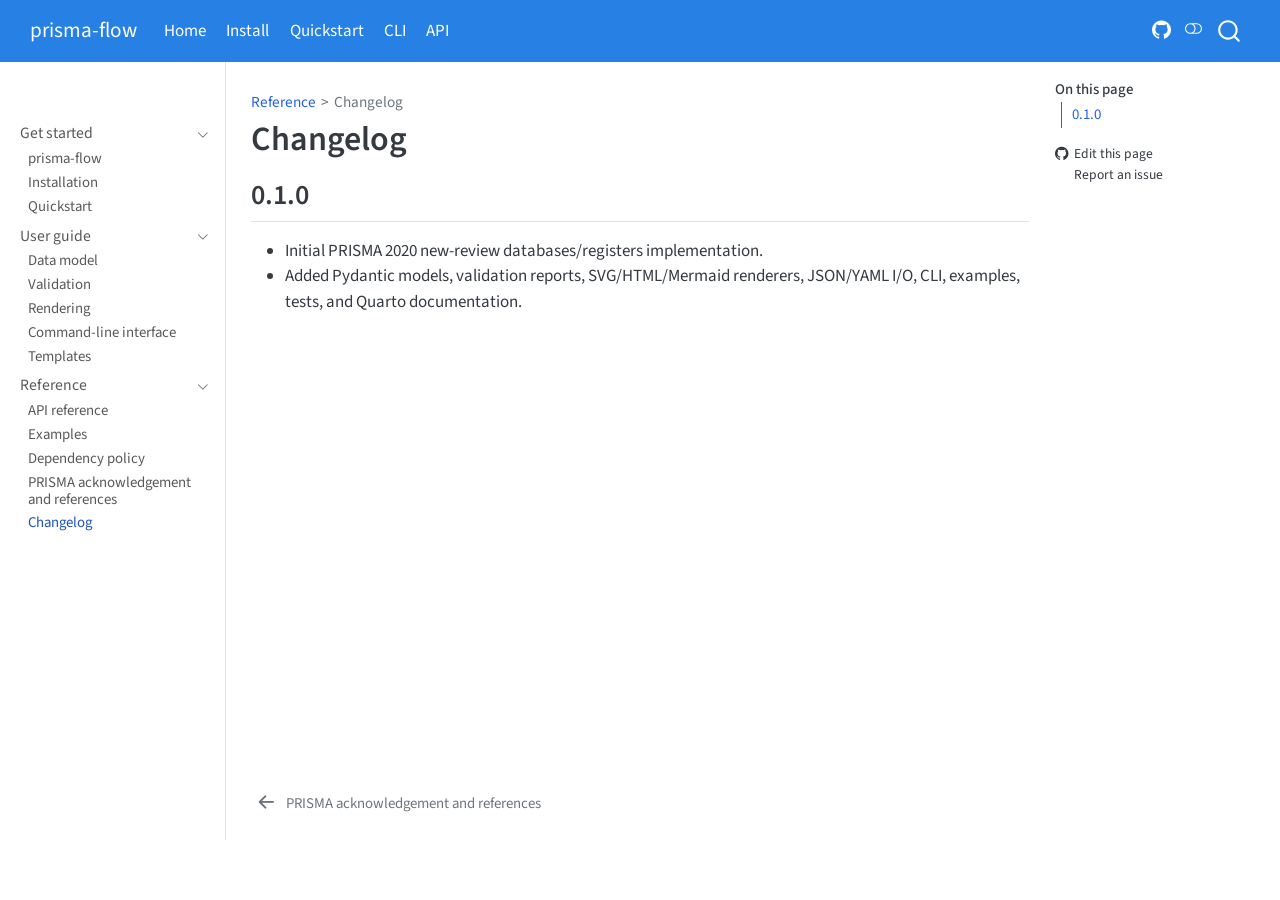
<file: changelog.html>
<!DOCTYPE html>
<html xmlns="http://www.w3.org/1999/xhtml" lang="en" xml:lang="en"><head>

<meta charset="utf-8">
<meta name="generator" content="quarto-1.9.38">

<meta name="viewport" content="width=device-width, initial-scale=1.0, user-scalable=yes">


<title>Changelog – prisma-flow</title>
<style>
/* Default styles provided by pandoc.
** See https://pandoc.org/MANUAL.html#variables-for-html for config info.
*/
code{white-space: pre-wrap;}
span.smallcaps{font-variant: small-caps;}
div.columns{display: flex; gap: min(4vw, 1.5em);}
div.column{flex: auto; overflow-x: auto;}
div.hanging-indent{margin-left: 1.5em; text-indent: -1.5em;}
ul.task-list{list-style: none;}
ul.task-list li input[type="checkbox"] {
  width: 0.8em;
  margin: 0 0.8em 0.2em -1em; /* quarto-specific, see https://github.com/quarto-dev/quarto-cli/issues/4556 */ 
  vertical-align: middle;
}
</style>


<script src="site_libs/quarto-nav/quarto-nav.js"></script>
<script src="site_libs/quarto-nav/headroom.min.js"></script>
<script src="site_libs/clipboard/clipboard.min.js"></script>
<script src="site_libs/quarto-search/autocomplete.umd.js"></script>
<script src="site_libs/quarto-search/fuse.min.js"></script>
<script src="site_libs/quarto-search/quarto-search.js"></script>
<meta name="quarto:offset" content="./">
<link href="./references.html" rel="prev">
<script src="site_libs/quarto-html/quarto.js" type="module"></script>
<script src="site_libs/quarto-html/tabsets/tabsets.js" type="module"></script>
<script src="site_libs/quarto-html/popper.min.js"></script>
<script src="site_libs/quarto-html/tippy.umd.min.js"></script>
<script src="site_libs/quarto-html/anchor.min.js"></script>
<link href="site_libs/quarto-html/tippy.css" rel="stylesheet">
<link href="site_libs/quarto-html/quarto-syntax-highlighting-15634bcf2e68342d4ad2dfa704d543f6.css" rel="stylesheet" class="quarto-color-scheme" id="quarto-text-highlighting-styles">
<link href="site_libs/quarto-html/quarto-syntax-highlighting-dark-0a6b7249c26820e032cb0bd839ff02b1.css" rel="stylesheet" class="quarto-color-scheme quarto-color-alternate" id="quarto-text-highlighting-styles">
<link href="site_libs/quarto-html/quarto-syntax-highlighting-15634bcf2e68342d4ad2dfa704d543f6.css" rel="stylesheet" class="quarto-color-scheme-extra" id="quarto-text-highlighting-styles">
<script src="site_libs/bootstrap/bootstrap.min.js"></script>
<link href="site_libs/bootstrap/bootstrap-icons.css" rel="stylesheet">
<link href="site_libs/bootstrap/bootstrap-2d0ba0525d8e1c92213e3022d4d0771f.min.css" rel="stylesheet" append-hash="true" class="quarto-color-scheme" id="quarto-bootstrap" data-mode="light">
<link href="site_libs/bootstrap/bootstrap-dark-7a20ddddd3cbbfe429efc5f4f4f92fe7.min.css" rel="stylesheet" append-hash="true" class="quarto-color-scheme quarto-color-alternate" id="quarto-bootstrap" data-mode="dark">
<link href="site_libs/bootstrap/bootstrap-2d0ba0525d8e1c92213e3022d4d0771f.min.css" rel="stylesheet" append-hash="true" class="quarto-color-scheme-extra" id="quarto-bootstrap" data-mode="light">
<script id="quarto-search-options" type="application/json">{
  "location": "navbar",
  "copy-button": false,
  "collapse-after": 3,
  "panel-placement": "end",
  "type": "overlay",
  "limit": 50,
  "keyboard-shortcut": [
    "f",
    "/",
    "s"
  ],
  "show-item-context": false,
  "language": {
    "search-no-results-text": "No results",
    "search-matching-documents-text": "matching documents",
    "search-copy-link-title": "Copy link to search",
    "search-hide-matches-text": "Hide additional matches",
    "search-more-match-text": "more match in this document",
    "search-more-matches-text": "more matches in this document",
    "search-clear-button-title": "Clear",
    "search-text-placeholder": "",
    "search-detached-cancel-button-title": "Cancel",
    "search-submit-button-title": "Submit",
    "search-label": "Search"
  }
}</script>


<link rel="stylesheet" href="styles.css">
</head>

<body class="nav-sidebar docked nav-fixed quarto-light"><script id="quarto-html-before-body" type="application/javascript">
    const toggleBodyColorMode = (bsSheetEl) => {
      const mode = bsSheetEl.getAttribute("data-mode");
      const bodyEl = window.document.querySelector("body");
      if (mode === "dark") {
        bodyEl.classList.add("quarto-dark");
        bodyEl.classList.remove("quarto-light");
      } else {
        bodyEl.classList.add("quarto-light");
        bodyEl.classList.remove("quarto-dark");
      }
    }
    const toggleBodyColorPrimary = () => {
      const bsSheetEl = window.document.querySelector("link#quarto-bootstrap:not([rel=disabled-stylesheet])");
      if (bsSheetEl) {
        toggleBodyColorMode(bsSheetEl);
      }
    }
    const setColorSchemeToggle = (alternate) => {
      const toggles = window.document.querySelectorAll('.quarto-color-scheme-toggle');
      for (let i=0; i < toggles.length; i++) {
        const toggle = toggles[i];
        if (toggle) {
          if (alternate) {
            toggle.classList.add("alternate");
          } else {
            toggle.classList.remove("alternate");
          }
        }
      }
    };
    const toggleColorMode = (alternate) => {
      // Switch the stylesheets
      const primaryStylesheets = window.document.querySelectorAll('link.quarto-color-scheme:not(.quarto-color-alternate)');
      const alternateStylesheets = window.document.querySelectorAll('link.quarto-color-scheme.quarto-color-alternate');
      manageTransitions('#quarto-margin-sidebar .nav-link', false);
      if (alternate) {
        // note: dark is layered on light, we don't disable primary!
        enableStylesheet(alternateStylesheets);
        for (const sheetNode of alternateStylesheets) {
          if (sheetNode.id === "quarto-bootstrap") {
            toggleBodyColorMode(sheetNode);
          }
        }
      } else {
        disableStylesheet(alternateStylesheets);
        enableStylesheet(primaryStylesheets)
        toggleBodyColorPrimary();
      }
      manageTransitions('#quarto-margin-sidebar .nav-link', true);
      // Switch the toggles
      setColorSchemeToggle(alternate)
      // Hack to workaround the fact that safari doesn't
      // properly recolor the scrollbar when toggling (#1455)
      if (navigator.userAgent.indexOf('Safari') > 0 && navigator.userAgent.indexOf('Chrome') == -1) {
        manageTransitions("body", false);
        window.scrollTo(0, 1);
        setTimeout(() => {
          window.scrollTo(0, 0);
          manageTransitions("body", true);
        }, 40);
      }
    }
    const disableStylesheet = (stylesheets) => {
      for (let i=0; i < stylesheets.length; i++) {
        const stylesheet = stylesheets[i];
        stylesheet.rel = 'disabled-stylesheet';
      }
    }
    const enableStylesheet = (stylesheets) => {
      for (let i=0; i < stylesheets.length; i++) {
        const stylesheet = stylesheets[i];
        if(stylesheet.rel !== 'stylesheet') { // for Chrome, which will still FOUC without this check
          stylesheet.rel = 'stylesheet';
        }
      }
    }
    const manageTransitions = (selector, allowTransitions) => {
      const els = window.document.querySelectorAll(selector);
      for (let i=0; i < els.length; i++) {
        const el = els[i];
        if (allowTransitions) {
          el.classList.remove('notransition');
        } else {
          el.classList.add('notransition');
        }
      }
    }
    const isFileUrl = () => {
      return window.location.protocol === 'file:';
    }
    const hasAlternateSentinel = () => {
      let styleSentinel = getColorSchemeSentinel();
      if (styleSentinel !== null) {
        return styleSentinel === "alternate";
      } else {
        return false;
      }
    }
    const setStyleSentinel = (alternate) => {
      const value = alternate ? "alternate" : "default";
      if (!isFileUrl()) {
        window.localStorage.setItem("quarto-color-scheme", value);
      } else {
        localAlternateSentinel = value;
      }
    }
    const getColorSchemeSentinel = () => {
      if (!isFileUrl()) {
        const storageValue = window.localStorage.getItem("quarto-color-scheme");
        return storageValue != null ? storageValue : localAlternateSentinel;
      } else {
        return localAlternateSentinel;
      }
    }
    const toggleGiscusIfUsed = (isAlternate, darkModeDefault) => {
      const baseTheme = document.querySelector('#giscus-base-theme')?.value ?? 'light';
      const alternateTheme = document.querySelector('#giscus-alt-theme')?.value ?? 'dark';
      let newTheme = '';
      if(authorPrefersDark) {
        newTheme = isAlternate ? baseTheme : alternateTheme;
      } else {
        newTheme = isAlternate ? alternateTheme : baseTheme;
      }
      const changeGiscusTheme = () => {
        // From: https://github.com/giscus/giscus/issues/336
        const sendMessage = (message) => {
          const iframe = document.querySelector('iframe.giscus-frame');
          if (!iframe) return;
          iframe.contentWindow.postMessage({ giscus: message }, 'https://giscus.app');
        }
        sendMessage({
          setConfig: {
            theme: newTheme
          }
        });
      }
      const isGiscussLoaded = window.document.querySelector('iframe.giscus-frame') !== null;
      if (isGiscussLoaded) {
        changeGiscusTheme();
      }
    };
    const authorPrefersDark = false;
    const darkModeDefault = authorPrefersDark;
      document.querySelector('link#quarto-text-highlighting-styles.quarto-color-scheme-extra').rel = 'disabled-stylesheet';
      document.querySelector('link#quarto-bootstrap.quarto-color-scheme-extra').rel = 'disabled-stylesheet';
    let localAlternateSentinel = darkModeDefault ? 'alternate' : 'default';
    // Dark / light mode switch
    window.quartoToggleColorScheme = () => {
      // Read the current dark / light value
      let toAlternate = !hasAlternateSentinel();
      toggleColorMode(toAlternate);
      setStyleSentinel(toAlternate);
      toggleGiscusIfUsed(toAlternate, darkModeDefault);
      window.dispatchEvent(new Event('resize'));
    };
    // Switch to dark mode if need be
    if (hasAlternateSentinel()) {
      toggleColorMode(true);
    } else {
      toggleColorMode(false);
    }
  </script>

<div id="quarto-search-results"></div>
  <header id="quarto-header" class="headroom fixed-top">
    <nav class="navbar navbar-expand-lg " data-bs-theme="dark">
      <div class="navbar-container container-fluid">
      <div class="navbar-brand-container mx-auto">
    <a class="navbar-brand" href="./index.html">
    <span class="navbar-title">prisma-flow</span>
    </a>
  </div>
            <div id="quarto-search" class="" title="Search"></div>
          <button class="navbar-toggler" type="button" data-bs-toggle="collapse" data-bs-target="#navbarCollapse" aria-controls="navbarCollapse" role="menu" aria-expanded="false" aria-label="Toggle navigation" onclick="if (window.quartoToggleHeadroom) { window.quartoToggleHeadroom(); }">
  <span class="navbar-toggler-icon"></span>
</button>
          <div class="collapse navbar-collapse" id="navbarCollapse">
            <ul class="navbar-nav navbar-nav-scroll me-auto">
  <li class="nav-item">
    <a class="nav-link active" href="./index.html" aria-current="page"> 
<span class="menu-text">Home</span></a>
  </li>  
  <li class="nav-item">
    <a class="nav-link" href="./installation.html"> 
<span class="menu-text">Install</span></a>
  </li>  
  <li class="nav-item">
    <a class="nav-link" href="./quickstart.html"> 
<span class="menu-text">Quickstart</span></a>
  </li>  
  <li class="nav-item">
    <a class="nav-link" href="./cli.html"> 
<span class="menu-text">CLI</span></a>
  </li>  
  <li class="nav-item">
    <a class="nav-link" href="./api.html"> 
<span class="menu-text">API</span></a>
  </li>  
</ul>
            <ul class="navbar-nav navbar-nav-scroll ms-auto">
  <li class="nav-item compact">
    <a class="nav-link" href="https://github.com/osl-incubator/prisma-flow"> <i class="bi bi-github" role="img" aria-label="GitHub repository">
</i> 
<span class="menu-text"></span></a>
  </li>  
</ul>
          </div> <!-- /navcollapse -->
            <div class="quarto-navbar-tools">
  <a href="" class="quarto-color-scheme-toggle quarto-navigation-tool  px-1" onclick="window.quartoToggleColorScheme(); return false;" title="Toggle dark mode"><i class="bi"></i></a>
</div>
      </div> <!-- /container-fluid -->
    </nav>
  <nav class="quarto-secondary-nav">
    <div class="container-fluid d-flex">
      <button type="button" class="quarto-btn-toggle btn" data-bs-toggle="collapse" role="button" data-bs-target=".quarto-sidebar-collapse-item" aria-controls="quarto-sidebar" aria-expanded="false" aria-label="Toggle sidebar navigation" onclick="if (window.quartoToggleHeadroom) { window.quartoToggleHeadroom(); }">
        <i class="bi bi-layout-text-sidebar-reverse"></i>
      </button>
        <nav class="quarto-page-breadcrumbs" aria-label="breadcrumb"><ol class="breadcrumb"><li class="breadcrumb-item"><a href="./api.html">Reference</a></li><li class="breadcrumb-item"><a href="./changelog.html">Changelog</a></li></ol></nav>
        <a class="flex-grow-1" role="navigation" data-bs-toggle="collapse" data-bs-target=".quarto-sidebar-collapse-item" aria-controls="quarto-sidebar" aria-expanded="false" aria-label="Toggle sidebar navigation" onclick="if (window.quartoToggleHeadroom) { window.quartoToggleHeadroom(); }">      
        </a>
      <button type="button" class="btn quarto-search-button" aria-label="Search" onclick="window.quartoOpenSearch();">
        <i class="bi bi-search"></i>
      </button>
    </div>
  </nav>
</header>
<!-- content -->
<div id="quarto-content" class="quarto-container page-columns page-rows-contents page-layout-article page-navbar">
<!-- sidebar -->
  <nav id="quarto-sidebar" class="sidebar collapse collapse-horizontal quarto-sidebar-collapse-item sidebar-navigation docked overflow-auto">
        <div class="mt-2 flex-shrink-0 align-items-center">
        <div class="sidebar-search">
        <div id="quarto-search" class="" title="Search"></div>
        </div>
        </div>
    <div class="sidebar-menu-container"> 
    <ul class="list-unstyled mt-1">
        <li class="sidebar-item sidebar-item-section">
      <div class="sidebar-item-container"> 
            <a class="sidebar-item-text sidebar-link text-start" data-bs-toggle="collapse" data-bs-target="#quarto-sidebar-section-1" role="navigation" aria-expanded="true">
 <span class="menu-text">Get started</span></a>
          <a class="sidebar-item-toggle text-start" data-bs-toggle="collapse" data-bs-target="#quarto-sidebar-section-1" role="navigation" aria-expanded="true" aria-label="Toggle section">
            <i class="bi bi-chevron-right ms-2"></i>
          </a> 
      </div>
      <ul id="quarto-sidebar-section-1" class="collapse list-unstyled sidebar-section depth1 show">  
          <li class="sidebar-item">
  <div class="sidebar-item-container"> 
  <a href="./index.html" class="sidebar-item-text sidebar-link">
 <span class="menu-text">prisma-flow</span></a>
  </div>
</li>
          <li class="sidebar-item">
  <div class="sidebar-item-container"> 
  <a href="./installation.html" class="sidebar-item-text sidebar-link">
 <span class="menu-text">Installation</span></a>
  </div>
</li>
          <li class="sidebar-item">
  <div class="sidebar-item-container"> 
  <a href="./quickstart.html" class="sidebar-item-text sidebar-link">
 <span class="menu-text">Quickstart</span></a>
  </div>
</li>
      </ul>
  </li>
        <li class="sidebar-item sidebar-item-section">
      <div class="sidebar-item-container"> 
            <a class="sidebar-item-text sidebar-link text-start" data-bs-toggle="collapse" data-bs-target="#quarto-sidebar-section-2" role="navigation" aria-expanded="true">
 <span class="menu-text">User guide</span></a>
          <a class="sidebar-item-toggle text-start" data-bs-toggle="collapse" data-bs-target="#quarto-sidebar-section-2" role="navigation" aria-expanded="true" aria-label="Toggle section">
            <i class="bi bi-chevron-right ms-2"></i>
          </a> 
      </div>
      <ul id="quarto-sidebar-section-2" class="collapse list-unstyled sidebar-section depth1 show">  
          <li class="sidebar-item">
  <div class="sidebar-item-container"> 
  <a href="./data-model.html" class="sidebar-item-text sidebar-link">
 <span class="menu-text">Data model</span></a>
  </div>
</li>
          <li class="sidebar-item">
  <div class="sidebar-item-container"> 
  <a href="./validation.html" class="sidebar-item-text sidebar-link">
 <span class="menu-text">Validation</span></a>
  </div>
</li>
          <li class="sidebar-item">
  <div class="sidebar-item-container"> 
  <a href="./rendering.html" class="sidebar-item-text sidebar-link">
 <span class="menu-text">Rendering</span></a>
  </div>
</li>
          <li class="sidebar-item">
  <div class="sidebar-item-container"> 
  <a href="./cli.html" class="sidebar-item-text sidebar-link">
 <span class="menu-text">Command-line interface</span></a>
  </div>
</li>
          <li class="sidebar-item">
  <div class="sidebar-item-container"> 
  <a href="./templates.html" class="sidebar-item-text sidebar-link">
 <span class="menu-text">Templates</span></a>
  </div>
</li>
      </ul>
  </li>
        <li class="sidebar-item sidebar-item-section">
      <div class="sidebar-item-container"> 
            <a class="sidebar-item-text sidebar-link text-start" data-bs-toggle="collapse" data-bs-target="#quarto-sidebar-section-3" role="navigation" aria-expanded="true">
 <span class="menu-text">Reference</span></a>
          <a class="sidebar-item-toggle text-start" data-bs-toggle="collapse" data-bs-target="#quarto-sidebar-section-3" role="navigation" aria-expanded="true" aria-label="Toggle section">
            <i class="bi bi-chevron-right ms-2"></i>
          </a> 
      </div>
      <ul id="quarto-sidebar-section-3" class="collapse list-unstyled sidebar-section depth1 show">  
          <li class="sidebar-item">
  <div class="sidebar-item-container"> 
  <a href="./api.html" class="sidebar-item-text sidebar-link">
 <span class="menu-text">API reference</span></a>
  </div>
</li>
          <li class="sidebar-item">
  <div class="sidebar-item-container"> 
  <a href="./examples.html" class="sidebar-item-text sidebar-link">
 <span class="menu-text">Examples</span></a>
  </div>
</li>
          <li class="sidebar-item">
  <div class="sidebar-item-container"> 
  <a href="./dependency-policy.html" class="sidebar-item-text sidebar-link">
 <span class="menu-text">Dependency policy</span></a>
  </div>
</li>
          <li class="sidebar-item">
  <div class="sidebar-item-container"> 
  <a href="./references.html" class="sidebar-item-text sidebar-link">
 <span class="menu-text">PRISMA acknowledgement and references</span></a>
  </div>
</li>
          <li class="sidebar-item">
  <div class="sidebar-item-container"> 
  <a href="./changelog.html" class="sidebar-item-text sidebar-link active">
 <span class="menu-text">Changelog</span></a>
  </div>
</li>
      </ul>
  </li>
    </ul>
    </div>
</nav>
<div id="quarto-sidebar-glass" class="quarto-sidebar-collapse-item" data-bs-toggle="collapse" data-bs-target=".quarto-sidebar-collapse-item"></div>
<!-- margin-sidebar -->
    <div id="quarto-margin-sidebar" class="sidebar margin-sidebar">
        <nav id="TOC" role="doc-toc" class="toc-active">
    <h2 id="toc-title">On this page</h2>
   
  <ul>
  <li><a href="#section" id="toc-section" class="nav-link active" data-scroll-target="#section">0.1.0</a></li>
  </ul>
<div class="toc-actions"><ul><li><a href="https://github.com/osl-incubator/prisma-flow/edit/main/changelog.qmd" class="toc-action"><i class="bi bi-github"></i>Edit this page</a></li><li><a href="https://github.com/osl-incubator/prisma-flow/issues/new" class="toc-action"><i class="bi empty"></i>Report an issue</a></li></ul></div></nav>
    </div>
<!-- main -->
<main class="content" id="quarto-document-content">


<header id="title-block-header" class="quarto-title-block default"><nav class="quarto-page-breadcrumbs quarto-title-breadcrumbs d-none d-lg-block" aria-label="breadcrumb"><ol class="breadcrumb"><li class="breadcrumb-item"><a href="./api.html">Reference</a></li><li class="breadcrumb-item"><a href="./changelog.html">Changelog</a></li></ol></nav>
<div class="quarto-title">
<h1 class="title">Changelog</h1>
</div>



<div class="quarto-title-meta">

    
  
    
  </div>
  


</header>


<section id="section" class="level2">
<h2 class="anchored" data-anchor-id="section">0.1.0</h2>
<ul>
<li>Initial PRISMA 2020 new-review databases/registers implementation.</li>
<li>Added Pydantic models, validation reports, SVG/HTML/Mermaid renderers, JSON/YAML I/O, CLI, examples, tests, and Quarto documentation.</li>
</ul>


</section>

</main> <!-- /main -->
<script id="quarto-html-after-body" type="application/javascript">
  window.document.addEventListener("DOMContentLoaded", function (event) {
    // Ensure there is a toggle, if there isn't float one in the top right
    if (window.document.querySelector('.quarto-color-scheme-toggle') === null) {
      const a = window.document.createElement('a');
      a.classList.add('top-right');
      a.classList.add('quarto-color-scheme-toggle');
      a.href = "";
      a.onclick = function() { try { window.quartoToggleColorScheme(); } catch {} return false; };
      const i = window.document.createElement("i");
      i.classList.add('bi');
      a.appendChild(i);
      window.document.body.appendChild(a);
    }
    setColorSchemeToggle(hasAlternateSentinel())
    const icon = "";
    const anchorJS = new window.AnchorJS();
    anchorJS.options = {
      placement: 'right',
      icon: icon
    };
    anchorJS.add('.anchored');
    const isCodeAnnotation = (el) => {
      for (const clz of el.classList) {
        if (clz.startsWith('code-annotation-')) {                     
          return true;
        }
      }
      return false;
    }
    const onCopySuccess = function(e) {
      // button target
      const button = e.trigger;
      // don't keep focus
      button.blur();
      // flash "checked"
      button.classList.add('code-copy-button-checked');
      var currentTitle = button.getAttribute("title");
      button.setAttribute("title", "Copied!");
      let tooltip;
      if (window.bootstrap) {
        button.setAttribute("data-bs-toggle", "tooltip");
        button.setAttribute("data-bs-placement", "left");
        button.setAttribute("data-bs-title", "Copied!");
        tooltip = new bootstrap.Tooltip(button, 
          { trigger: "manual", 
            customClass: "code-copy-button-tooltip",
            offset: [0, -8]});
        tooltip.show();    
      }
      setTimeout(function() {
        if (tooltip) {
          tooltip.hide();
          button.removeAttribute("data-bs-title");
          button.removeAttribute("data-bs-toggle");
          button.removeAttribute("data-bs-placement");
        }
        button.setAttribute("title", currentTitle);
        button.classList.remove('code-copy-button-checked');
      }, 1000);
      // clear code selection
      e.clearSelection();
    }
    const getTextToCopy = function(trigger) {
      const outerScaffold = trigger.parentElement.cloneNode(true);
      const codeEl = outerScaffold.querySelector('code');
      for (const childEl of codeEl.children) {
        if (isCodeAnnotation(childEl)) {
          childEl.remove();
        }
      }
      return codeEl.innerText;
    }
    const clipboard = new window.ClipboardJS('.code-copy-button:not([data-in-quarto-modal])', {
      text: getTextToCopy
    });
    clipboard.on('success', onCopySuccess);
    if (window.document.getElementById('quarto-embedded-source-code-modal')) {
      const clipboardModal = new window.ClipboardJS('.code-copy-button[data-in-quarto-modal]', {
        text: getTextToCopy,
        container: window.document.getElementById('quarto-embedded-source-code-modal')
      });
      clipboardModal.on('success', onCopySuccess);
    }
      var localhostRegex = new RegExp(/^(?:http|https):\/\/localhost\:?[0-9]*\//);
      var mailtoRegex = new RegExp(/^mailto:/);
        var filterRegex = new RegExp("https:\/\/osl-incubator\.github\.io\/prisma-flow\/");
      var isInternal = (href) => {
          return filterRegex.test(href) || localhostRegex.test(href) || mailtoRegex.test(href);
      }
      // Inspect non-navigation links and adorn them if external
     var links = window.document.querySelectorAll('a[href]:not(.nav-link):not(.navbar-brand):not(.toc-action):not(.sidebar-link):not(.sidebar-item-toggle):not(.pagination-link):not(.no-external):not([aria-hidden]):not(.dropdown-item):not(.quarto-navigation-tool):not(.about-link)');
      for (var i=0; i<links.length; i++) {
        const link = links[i];
        if (!isInternal(link.href)) {
          // undo the damage that might have been done by quarto-nav.js in the case of
          // links that we want to consider external
          if (link.dataset.originalHref !== undefined) {
            link.href = link.dataset.originalHref;
          }
            // target, if specified
            link.setAttribute("target", "_blank");
            if (link.getAttribute("rel") === null) {
              link.setAttribute("rel", "noopener");
            }
        }
      }
    function tippyHover(el, contentFn, onTriggerFn, onUntriggerFn) {
      const config = {
        allowHTML: true,
        maxWidth: 500,
        delay: 100,
        arrow: false,
        appendTo: function(el) {
            return el.parentElement;
        },
        interactive: true,
        interactiveBorder: 10,
        theme: 'quarto',
        placement: 'bottom-start',
      };
      if (contentFn) {
        config.content = contentFn;
      }
      if (onTriggerFn) {
        config.onTrigger = onTriggerFn;
      }
      if (onUntriggerFn) {
        config.onUntrigger = onUntriggerFn;
      }
      window.tippy(el, config); 
    }
    const noterefs = window.document.querySelectorAll('a[role="doc-noteref"]');
    for (var i=0; i<noterefs.length; i++) {
      const ref = noterefs[i];
      tippyHover(ref, function() {
        // use id or data attribute instead here
        let href = ref.getAttribute('data-footnote-href') || ref.getAttribute('href');
        try { href = new URL(href).hash; } catch {}
        const id = href.replace(/^#\/?/, "");
        const note = window.document.getElementById(id);
        if (note) {
          return note.innerHTML;
        } else {
          return "";
        }
      });
    }
    const xrefs = window.document.querySelectorAll('a.quarto-xref');
    const processXRef = (id, note) => {
      // Strip column container classes
      const stripColumnClz = (el) => {
        el.classList.remove("page-full", "page-columns");
        if (el.children) {
          for (const child of el.children) {
            stripColumnClz(child);
          }
        }
      }
      stripColumnClz(note)
      if (id === null || id.startsWith('sec-')) {
        // Special case sections, only their first couple elements
        const container = document.createElement("div");
        if (note.children && note.children.length > 2) {
          container.appendChild(note.children[0].cloneNode(true));
          for (let i = 1; i < note.children.length; i++) {
            const child = note.children[i];
            if (child.tagName === "P" && child.innerText === "") {
              continue;
            } else {
              container.appendChild(child.cloneNode(true));
              break;
            }
          }
          if (window.Quarto?.typesetMath) {
            window.Quarto.typesetMath(container);
          }
          return container.innerHTML
        } else {
          if (window.Quarto?.typesetMath) {
            window.Quarto.typesetMath(note);
          }
          return note.innerHTML;
        }
      } else {
        // Remove any anchor links if they are present
        const anchorLink = note.querySelector('a.anchorjs-link');
        if (anchorLink) {
          anchorLink.remove();
        }
        if (window.Quarto?.typesetMath) {
          window.Quarto.typesetMath(note);
        }
        if (note.classList.contains("callout")) {
          return note.outerHTML;
        } else {
          return note.innerHTML;
        }
      }
    }
    for (var i=0; i<xrefs.length; i++) {
      const xref = xrefs[i];
      tippyHover(xref, undefined, function(instance) {
        instance.disable();
        let url = xref.getAttribute('href');
        let hash = undefined; 
        if (url.startsWith('#')) {
          hash = url;
        } else {
          try { hash = new URL(url).hash; } catch {}
        }
        if (hash) {
          const id = hash.replace(/^#\/?/, "");
          const note = window.document.getElementById(id);
          if (note !== null) {
            try {
              const html = processXRef(id, note.cloneNode(true));
              instance.setContent(html);
            } finally {
              instance.enable();
              instance.show();
            }
          } else {
            // See if we can fetch this
            fetch(url.split('#')[0])
            .then(res => res.text())
            .then(html => {
              const parser = new DOMParser();
              const htmlDoc = parser.parseFromString(html, "text/html");
              const note = htmlDoc.getElementById(id);
              if (note !== null) {
                const html = processXRef(id, note);
                instance.setContent(html);
              } 
            }).finally(() => {
              instance.enable();
              instance.show();
            });
          }
        } else {
          // See if we can fetch a full url (with no hash to target)
          // This is a special case and we should probably do some content thinning / targeting
          fetch(url)
          .then(res => res.text())
          .then(html => {
            const parser = new DOMParser();
            const htmlDoc = parser.parseFromString(html, "text/html");
            const note = htmlDoc.querySelector('main.content');
            if (note !== null) {
              // This should only happen for chapter cross references
              // (since there is no id in the URL)
              // remove the first header
              if (note.children.length > 0 && note.children[0].tagName === "HEADER") {
                note.children[0].remove();
              }
              const html = processXRef(null, note);
              instance.setContent(html);
            } 
          }).finally(() => {
            instance.enable();
            instance.show();
          });
        }
      }, function(instance) {
      });
    }
        let selectedAnnoteEl;
        const selectorForAnnotation = ( cell, annotation) => {
          let cellAttr = 'data-code-cell="' + cell + '"';
          let lineAttr = 'data-code-annotation="' +  annotation + '"';
          const selector = 'span[' + cellAttr + '][' + lineAttr + ']';
          return selector;
        }
        const selectCodeLines = (annoteEl) => {
          const doc = window.document;
          const targetCell = annoteEl.getAttribute("data-target-cell");
          const targetAnnotation = annoteEl.getAttribute("data-target-annotation");
          const annoteSpan = window.document.querySelector(selectorForAnnotation(targetCell, targetAnnotation));
          const lines = annoteSpan.getAttribute("data-code-lines").split(",");
          const lineIds = lines.map((line) => {
            return targetCell + "-" + line;
          })
          let top = null;
          let height = null;
          let parent = null;
          if (lineIds.length > 0) {
              //compute the position of the single el (top and bottom and make a div)
              const el = window.document.getElementById(lineIds[0]);
              top = el.offsetTop;
              height = el.offsetHeight;
              parent = el.parentElement.parentElement;
            if (lineIds.length > 1) {
              const lastEl = window.document.getElementById(lineIds[lineIds.length - 1]);
              const bottom = lastEl.offsetTop + lastEl.offsetHeight;
              height = bottom - top;
            }
            if (top !== null && height !== null && parent !== null) {
              // cook up a div (if necessary) and position it 
              let div = window.document.getElementById("code-annotation-line-highlight");
              if (div === null) {
                div = window.document.createElement("div");
                div.setAttribute("id", "code-annotation-line-highlight");
                div.style.position = 'absolute';
                parent.appendChild(div);
              }
              div.style.top = top - 2 + "px";
              div.style.height = height + 4 + "px";
              div.style.left = 0;
              let gutterDiv = window.document.getElementById("code-annotation-line-highlight-gutter");
              if (gutterDiv === null) {
                gutterDiv = window.document.createElement("div");
                gutterDiv.setAttribute("id", "code-annotation-line-highlight-gutter");
                gutterDiv.style.position = 'absolute';
                const codeCell = window.document.getElementById(targetCell);
                const gutter = codeCell.querySelector('.code-annotation-gutter');
                gutter.appendChild(gutterDiv);
              }
              gutterDiv.style.top = top - 2 + "px";
              gutterDiv.style.height = height + 4 + "px";
            }
            selectedAnnoteEl = annoteEl;
          }
        };
        const unselectCodeLines = () => {
          const elementsIds = ["code-annotation-line-highlight", "code-annotation-line-highlight-gutter"];
          elementsIds.forEach((elId) => {
            const div = window.document.getElementById(elId);
            if (div) {
              div.remove();
            }
          });
          selectedAnnoteEl = undefined;
        };
          // Handle positioning of the toggle
      window.addEventListener(
        "resize",
        throttle(() => {
          elRect = undefined;
          if (selectedAnnoteEl) {
            selectCodeLines(selectedAnnoteEl);
          }
        }, 10)
      );
      function throttle(fn, ms) {
      let throttle = false;
      let timer;
        return (...args) => {
          if(!throttle) { // first call gets through
              fn.apply(this, args);
              throttle = true;
          } else { // all the others get throttled
              if(timer) clearTimeout(timer); // cancel #2
              timer = setTimeout(() => {
                fn.apply(this, args);
                timer = throttle = false;
              }, ms);
          }
        };
      }
        // Attach click handler to the DT
        const annoteDls = window.document.querySelectorAll('dt[data-target-cell]');
        for (const annoteDlNode of annoteDls) {
          annoteDlNode.addEventListener('click', (event) => {
            const clickedEl = event.target;
            if (clickedEl !== selectedAnnoteEl) {
              unselectCodeLines();
              const activeEl = window.document.querySelector('dt[data-target-cell].code-annotation-active');
              if (activeEl) {
                activeEl.classList.remove('code-annotation-active');
              }
              selectCodeLines(clickedEl);
              clickedEl.classList.add('code-annotation-active');
            } else {
              // Unselect the line
              unselectCodeLines();
              clickedEl.classList.remove('code-annotation-active');
            }
          });
        }
    const findCites = (el) => {
      const parentEl = el.parentElement;
      if (parentEl) {
        const cites = parentEl.dataset.cites;
        if (cites) {
          return {
            el,
            cites: cites.split(' ')
          };
        } else {
          return findCites(el.parentElement)
        }
      } else {
        return undefined;
      }
    };
    var bibliorefs = window.document.querySelectorAll('a[role="doc-biblioref"]');
    for (var i=0; i<bibliorefs.length; i++) {
      const ref = bibliorefs[i];
      const citeInfo = findCites(ref);
      if (citeInfo) {
        tippyHover(citeInfo.el, function() {
          var popup = window.document.createElement('div');
          citeInfo.cites.forEach(function(cite) {
            var citeDiv = window.document.createElement('div');
            citeDiv.classList.add('hanging-indent');
            citeDiv.classList.add('csl-entry');
            var biblioDiv = window.document.getElementById('ref-' + cite);
            if (biblioDiv) {
              citeDiv.innerHTML = biblioDiv.innerHTML;
            }
            popup.appendChild(citeDiv);
          });
          return popup.innerHTML;
        });
      }
    }
  });
  </script>
<nav class="page-navigation">
  <div class="nav-page nav-page-previous">
      <a href="./references.html" class="pagination-link" aria-label="PRISMA acknowledgement and references">
        <i class="bi bi-arrow-left-short"></i> <span class="nav-page-text">PRISMA acknowledgement and references</span>
      </a>          
  </div>
  <div class="nav-page nav-page-next">
  </div>
</nav>
</div> <!-- /content -->




<footer class="footer"><div class="nav-footer"><div class="nav-footer-center"><div class="toc-actions d-sm-block d-md-none"><ul><li><a href="https://github.com/osl-incubator/prisma-flow/edit/main/changelog.qmd" class="toc-action"><i class="bi bi-github"></i>Edit this page</a></li><li><a href="https://github.com/osl-incubator/prisma-flow/issues/new" class="toc-action"><i class="bi empty"></i>Report an issue</a></li></ul></div></div></div></footer></body></html>
</file>
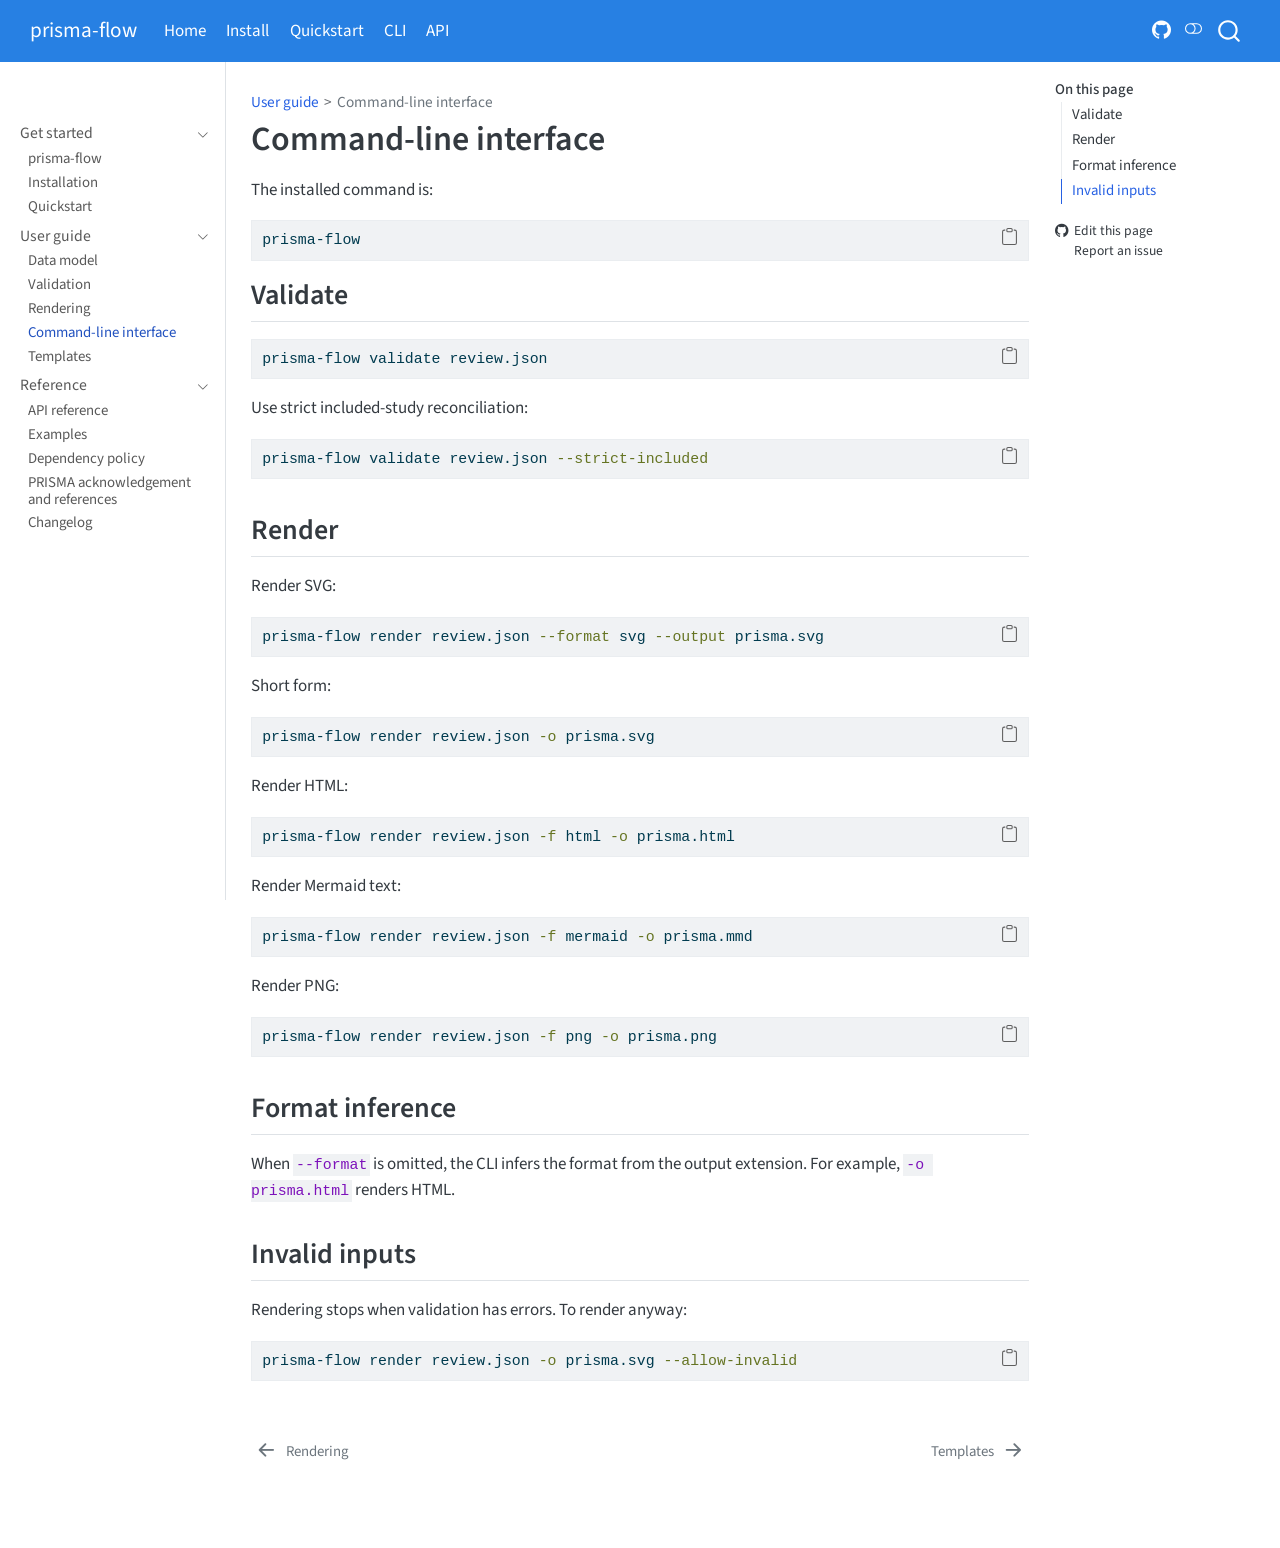
<file: cli.html>
<!DOCTYPE html>
<html xmlns="http://www.w3.org/1999/xhtml" lang="en" xml:lang="en"><head>

<meta charset="utf-8">
<meta name="generator" content="quarto-1.9.38">

<meta name="viewport" content="width=device-width, initial-scale=1.0, user-scalable=yes">


<title>Command-line interface – prisma-flow</title>
<style>
/* Default styles provided by pandoc.
** See https://pandoc.org/MANUAL.html#variables-for-html for config info.
*/
code{white-space: pre-wrap;}
span.smallcaps{font-variant: small-caps;}
div.columns{display: flex; gap: min(4vw, 1.5em);}
div.column{flex: auto; overflow-x: auto;}
div.hanging-indent{margin-left: 1.5em; text-indent: -1.5em;}
ul.task-list{list-style: none;}
ul.task-list li input[type="checkbox"] {
  width: 0.8em;
  margin: 0 0.8em 0.2em -1em; /* quarto-specific, see https://github.com/quarto-dev/quarto-cli/issues/4556 */ 
  vertical-align: middle;
}
/* CSS for syntax highlighting */
html { -webkit-text-size-adjust: 100%; }
pre > code.sourceCode { white-space: pre; position: relative; }
pre > code.sourceCode > span { display: inline-block; line-height: 1.25; }
pre > code.sourceCode > span:empty { height: 1.2em; }
.sourceCode { overflow: visible; }
code.sourceCode > span { color: inherit; text-decoration: inherit; }
div.sourceCode { margin: 1em 0; }
pre.sourceCode { margin: 0; }
@media screen {
div.sourceCode { overflow: auto; }
}
@media print {
pre > code.sourceCode { white-space: pre-wrap; }
pre > code.sourceCode > span { text-indent: -5em; padding-left: 5em; }
}
pre.numberSource code
  { counter-reset: source-line 0; }
pre.numberSource code > span
  { position: relative; left: -4em; counter-increment: source-line; }
pre.numberSource code > span > a:first-child::before
  { content: counter(source-line);
    position: relative; left: -1em; text-align: right; vertical-align: baseline;
    border: none; display: inline-block;
    -webkit-touch-callout: none; -webkit-user-select: none;
    -khtml-user-select: none; -moz-user-select: none;
    -ms-user-select: none; user-select: none;
    padding: 0 4px; width: 4em;
  }
pre.numberSource { margin-left: 3em;  padding-left: 4px; }
div.sourceCode
  {   }
@media screen {
pre > code.sourceCode > span > a:first-child::before { text-decoration: underline; }
}
</style>


<script src="site_libs/quarto-nav/quarto-nav.js"></script>
<script src="site_libs/quarto-nav/headroom.min.js"></script>
<script src="site_libs/clipboard/clipboard.min.js"></script>
<script src="site_libs/quarto-search/autocomplete.umd.js"></script>
<script src="site_libs/quarto-search/fuse.min.js"></script>
<script src="site_libs/quarto-search/quarto-search.js"></script>
<meta name="quarto:offset" content="./">
<link href="./templates.html" rel="next">
<link href="./rendering.html" rel="prev">
<script src="site_libs/quarto-html/quarto.js" type="module"></script>
<script src="site_libs/quarto-html/tabsets/tabsets.js" type="module"></script>
<script src="site_libs/quarto-html/popper.min.js"></script>
<script src="site_libs/quarto-html/tippy.umd.min.js"></script>
<script src="site_libs/quarto-html/anchor.min.js"></script>
<link href="site_libs/quarto-html/tippy.css" rel="stylesheet">
<link href="site_libs/quarto-html/quarto-syntax-highlighting-15634bcf2e68342d4ad2dfa704d543f6.css" rel="stylesheet" class="quarto-color-scheme" id="quarto-text-highlighting-styles">
<link href="site_libs/quarto-html/quarto-syntax-highlighting-dark-0a6b7249c26820e032cb0bd839ff02b1.css" rel="stylesheet" class="quarto-color-scheme quarto-color-alternate" id="quarto-text-highlighting-styles">
<link href="site_libs/quarto-html/quarto-syntax-highlighting-15634bcf2e68342d4ad2dfa704d543f6.css" rel="stylesheet" class="quarto-color-scheme-extra" id="quarto-text-highlighting-styles">
<script src="site_libs/bootstrap/bootstrap.min.js"></script>
<link href="site_libs/bootstrap/bootstrap-icons.css" rel="stylesheet">
<link href="site_libs/bootstrap/bootstrap-2d0ba0525d8e1c92213e3022d4d0771f.min.css" rel="stylesheet" append-hash="true" class="quarto-color-scheme" id="quarto-bootstrap" data-mode="light">
<link href="site_libs/bootstrap/bootstrap-dark-7a20ddddd3cbbfe429efc5f4f4f92fe7.min.css" rel="stylesheet" append-hash="true" class="quarto-color-scheme quarto-color-alternate" id="quarto-bootstrap" data-mode="dark">
<link href="site_libs/bootstrap/bootstrap-2d0ba0525d8e1c92213e3022d4d0771f.min.css" rel="stylesheet" append-hash="true" class="quarto-color-scheme-extra" id="quarto-bootstrap" data-mode="light">
<script id="quarto-search-options" type="application/json">{
  "location": "navbar",
  "copy-button": false,
  "collapse-after": 3,
  "panel-placement": "end",
  "type": "overlay",
  "limit": 50,
  "keyboard-shortcut": [
    "f",
    "/",
    "s"
  ],
  "show-item-context": false,
  "language": {
    "search-no-results-text": "No results",
    "search-matching-documents-text": "matching documents",
    "search-copy-link-title": "Copy link to search",
    "search-hide-matches-text": "Hide additional matches",
    "search-more-match-text": "more match in this document",
    "search-more-matches-text": "more matches in this document",
    "search-clear-button-title": "Clear",
    "search-text-placeholder": "",
    "search-detached-cancel-button-title": "Cancel",
    "search-submit-button-title": "Submit",
    "search-label": "Search"
  }
}</script>


<link rel="stylesheet" href="styles.css">
</head>

<body class="nav-sidebar docked nav-fixed quarto-light"><script id="quarto-html-before-body" type="application/javascript">
    const toggleBodyColorMode = (bsSheetEl) => {
      const mode = bsSheetEl.getAttribute("data-mode");
      const bodyEl = window.document.querySelector("body");
      if (mode === "dark") {
        bodyEl.classList.add("quarto-dark");
        bodyEl.classList.remove("quarto-light");
      } else {
        bodyEl.classList.add("quarto-light");
        bodyEl.classList.remove("quarto-dark");
      }
    }
    const toggleBodyColorPrimary = () => {
      const bsSheetEl = window.document.querySelector("link#quarto-bootstrap:not([rel=disabled-stylesheet])");
      if (bsSheetEl) {
        toggleBodyColorMode(bsSheetEl);
      }
    }
    const setColorSchemeToggle = (alternate) => {
      const toggles = window.document.querySelectorAll('.quarto-color-scheme-toggle');
      for (let i=0; i < toggles.length; i++) {
        const toggle = toggles[i];
        if (toggle) {
          if (alternate) {
            toggle.classList.add("alternate");
          } else {
            toggle.classList.remove("alternate");
          }
        }
      }
    };
    const toggleColorMode = (alternate) => {
      // Switch the stylesheets
      const primaryStylesheets = window.document.querySelectorAll('link.quarto-color-scheme:not(.quarto-color-alternate)');
      const alternateStylesheets = window.document.querySelectorAll('link.quarto-color-scheme.quarto-color-alternate');
      manageTransitions('#quarto-margin-sidebar .nav-link', false);
      if (alternate) {
        // note: dark is layered on light, we don't disable primary!
        enableStylesheet(alternateStylesheets);
        for (const sheetNode of alternateStylesheets) {
          if (sheetNode.id === "quarto-bootstrap") {
            toggleBodyColorMode(sheetNode);
          }
        }
      } else {
        disableStylesheet(alternateStylesheets);
        enableStylesheet(primaryStylesheets)
        toggleBodyColorPrimary();
      }
      manageTransitions('#quarto-margin-sidebar .nav-link', true);
      // Switch the toggles
      setColorSchemeToggle(alternate)
      // Hack to workaround the fact that safari doesn't
      // properly recolor the scrollbar when toggling (#1455)
      if (navigator.userAgent.indexOf('Safari') > 0 && navigator.userAgent.indexOf('Chrome') == -1) {
        manageTransitions("body", false);
        window.scrollTo(0, 1);
        setTimeout(() => {
          window.scrollTo(0, 0);
          manageTransitions("body", true);
        }, 40);
      }
    }
    const disableStylesheet = (stylesheets) => {
      for (let i=0; i < stylesheets.length; i++) {
        const stylesheet = stylesheets[i];
        stylesheet.rel = 'disabled-stylesheet';
      }
    }
    const enableStylesheet = (stylesheets) => {
      for (let i=0; i < stylesheets.length; i++) {
        const stylesheet = stylesheets[i];
        if(stylesheet.rel !== 'stylesheet') { // for Chrome, which will still FOUC without this check
          stylesheet.rel = 'stylesheet';
        }
      }
    }
    const manageTransitions = (selector, allowTransitions) => {
      const els = window.document.querySelectorAll(selector);
      for (let i=0; i < els.length; i++) {
        const el = els[i];
        if (allowTransitions) {
          el.classList.remove('notransition');
        } else {
          el.classList.add('notransition');
        }
      }
    }
    const isFileUrl = () => {
      return window.location.protocol === 'file:';
    }
    const hasAlternateSentinel = () => {
      let styleSentinel = getColorSchemeSentinel();
      if (styleSentinel !== null) {
        return styleSentinel === "alternate";
      } else {
        return false;
      }
    }
    const setStyleSentinel = (alternate) => {
      const value = alternate ? "alternate" : "default";
      if (!isFileUrl()) {
        window.localStorage.setItem("quarto-color-scheme", value);
      } else {
        localAlternateSentinel = value;
      }
    }
    const getColorSchemeSentinel = () => {
      if (!isFileUrl()) {
        const storageValue = window.localStorage.getItem("quarto-color-scheme");
        return storageValue != null ? storageValue : localAlternateSentinel;
      } else {
        return localAlternateSentinel;
      }
    }
    const toggleGiscusIfUsed = (isAlternate, darkModeDefault) => {
      const baseTheme = document.querySelector('#giscus-base-theme')?.value ?? 'light';
      const alternateTheme = document.querySelector('#giscus-alt-theme')?.value ?? 'dark';
      let newTheme = '';
      if(authorPrefersDark) {
        newTheme = isAlternate ? baseTheme : alternateTheme;
      } else {
        newTheme = isAlternate ? alternateTheme : baseTheme;
      }
      const changeGiscusTheme = () => {
        // From: https://github.com/giscus/giscus/issues/336
        const sendMessage = (message) => {
          const iframe = document.querySelector('iframe.giscus-frame');
          if (!iframe) return;
          iframe.contentWindow.postMessage({ giscus: message }, 'https://giscus.app');
        }
        sendMessage({
          setConfig: {
            theme: newTheme
          }
        });
      }
      const isGiscussLoaded = window.document.querySelector('iframe.giscus-frame') !== null;
      if (isGiscussLoaded) {
        changeGiscusTheme();
      }
    };
    const authorPrefersDark = false;
    const darkModeDefault = authorPrefersDark;
      document.querySelector('link#quarto-text-highlighting-styles.quarto-color-scheme-extra').rel = 'disabled-stylesheet';
      document.querySelector('link#quarto-bootstrap.quarto-color-scheme-extra').rel = 'disabled-stylesheet';
    let localAlternateSentinel = darkModeDefault ? 'alternate' : 'default';
    // Dark / light mode switch
    window.quartoToggleColorScheme = () => {
      // Read the current dark / light value
      let toAlternate = !hasAlternateSentinel();
      toggleColorMode(toAlternate);
      setStyleSentinel(toAlternate);
      toggleGiscusIfUsed(toAlternate, darkModeDefault);
      window.dispatchEvent(new Event('resize'));
    };
    // Switch to dark mode if need be
    if (hasAlternateSentinel()) {
      toggleColorMode(true);
    } else {
      toggleColorMode(false);
    }
  </script>

<div id="quarto-search-results"></div>
  <header id="quarto-header" class="headroom fixed-top">
    <nav class="navbar navbar-expand-lg " data-bs-theme="dark">
      <div class="navbar-container container-fluid">
      <div class="navbar-brand-container mx-auto">
    <a class="navbar-brand" href="./index.html">
    <span class="navbar-title">prisma-flow</span>
    </a>
  </div>
            <div id="quarto-search" class="" title="Search"></div>
          <button class="navbar-toggler" type="button" data-bs-toggle="collapse" data-bs-target="#navbarCollapse" aria-controls="navbarCollapse" role="menu" aria-expanded="false" aria-label="Toggle navigation" onclick="if (window.quartoToggleHeadroom) { window.quartoToggleHeadroom(); }">
  <span class="navbar-toggler-icon"></span>
</button>
          <div class="collapse navbar-collapse" id="navbarCollapse">
            <ul class="navbar-nav navbar-nav-scroll me-auto">
  <li class="nav-item">
    <a class="nav-link active" href="./index.html" aria-current="page"> 
<span class="menu-text">Home</span></a>
  </li>  
  <li class="nav-item">
    <a class="nav-link" href="./installation.html"> 
<span class="menu-text">Install</span></a>
  </li>  
  <li class="nav-item">
    <a class="nav-link" href="./quickstart.html"> 
<span class="menu-text">Quickstart</span></a>
  </li>  
  <li class="nav-item">
    <a class="nav-link" href="./cli.html"> 
<span class="menu-text">CLI</span></a>
  </li>  
  <li class="nav-item">
    <a class="nav-link" href="./api.html"> 
<span class="menu-text">API</span></a>
  </li>  
</ul>
            <ul class="navbar-nav navbar-nav-scroll ms-auto">
  <li class="nav-item compact">
    <a class="nav-link" href="https://github.com/osl-incubator/prisma-flow"> <i class="bi bi-github" role="img" aria-label="GitHub repository">
</i> 
<span class="menu-text"></span></a>
  </li>  
</ul>
          </div> <!-- /navcollapse -->
            <div class="quarto-navbar-tools">
  <a href="" class="quarto-color-scheme-toggle quarto-navigation-tool  px-1" onclick="window.quartoToggleColorScheme(); return false;" title="Toggle dark mode"><i class="bi"></i></a>
</div>
      </div> <!-- /container-fluid -->
    </nav>
  <nav class="quarto-secondary-nav">
    <div class="container-fluid d-flex">
      <button type="button" class="quarto-btn-toggle btn" data-bs-toggle="collapse" role="button" data-bs-target=".quarto-sidebar-collapse-item" aria-controls="quarto-sidebar" aria-expanded="false" aria-label="Toggle sidebar navigation" onclick="if (window.quartoToggleHeadroom) { window.quartoToggleHeadroom(); }">
        <i class="bi bi-layout-text-sidebar-reverse"></i>
      </button>
        <nav class="quarto-page-breadcrumbs" aria-label="breadcrumb"><ol class="breadcrumb"><li class="breadcrumb-item"><a href="./data-model.html">User guide</a></li><li class="breadcrumb-item"><a href="./cli.html">Command-line interface</a></li></ol></nav>
        <a class="flex-grow-1" role="navigation" data-bs-toggle="collapse" data-bs-target=".quarto-sidebar-collapse-item" aria-controls="quarto-sidebar" aria-expanded="false" aria-label="Toggle sidebar navigation" onclick="if (window.quartoToggleHeadroom) { window.quartoToggleHeadroom(); }">      
        </a>
      <button type="button" class="btn quarto-search-button" aria-label="Search" onclick="window.quartoOpenSearch();">
        <i class="bi bi-search"></i>
      </button>
    </div>
  </nav>
</header>
<!-- content -->
<div id="quarto-content" class="quarto-container page-columns page-rows-contents page-layout-article page-navbar">
<!-- sidebar -->
  <nav id="quarto-sidebar" class="sidebar collapse collapse-horizontal quarto-sidebar-collapse-item sidebar-navigation docked overflow-auto">
        <div class="mt-2 flex-shrink-0 align-items-center">
        <div class="sidebar-search">
        <div id="quarto-search" class="" title="Search"></div>
        </div>
        </div>
    <div class="sidebar-menu-container"> 
    <ul class="list-unstyled mt-1">
        <li class="sidebar-item sidebar-item-section">
      <div class="sidebar-item-container"> 
            <a class="sidebar-item-text sidebar-link text-start" data-bs-toggle="collapse" data-bs-target="#quarto-sidebar-section-1" role="navigation" aria-expanded="true">
 <span class="menu-text">Get started</span></a>
          <a class="sidebar-item-toggle text-start" data-bs-toggle="collapse" data-bs-target="#quarto-sidebar-section-1" role="navigation" aria-expanded="true" aria-label="Toggle section">
            <i class="bi bi-chevron-right ms-2"></i>
          </a> 
      </div>
      <ul id="quarto-sidebar-section-1" class="collapse list-unstyled sidebar-section depth1 show">  
          <li class="sidebar-item">
  <div class="sidebar-item-container"> 
  <a href="./index.html" class="sidebar-item-text sidebar-link">
 <span class="menu-text">prisma-flow</span></a>
  </div>
</li>
          <li class="sidebar-item">
  <div class="sidebar-item-container"> 
  <a href="./installation.html" class="sidebar-item-text sidebar-link">
 <span class="menu-text">Installation</span></a>
  </div>
</li>
          <li class="sidebar-item">
  <div class="sidebar-item-container"> 
  <a href="./quickstart.html" class="sidebar-item-text sidebar-link">
 <span class="menu-text">Quickstart</span></a>
  </div>
</li>
      </ul>
  </li>
        <li class="sidebar-item sidebar-item-section">
      <div class="sidebar-item-container"> 
            <a class="sidebar-item-text sidebar-link text-start" data-bs-toggle="collapse" data-bs-target="#quarto-sidebar-section-2" role="navigation" aria-expanded="true">
 <span class="menu-text">User guide</span></a>
          <a class="sidebar-item-toggle text-start" data-bs-toggle="collapse" data-bs-target="#quarto-sidebar-section-2" role="navigation" aria-expanded="true" aria-label="Toggle section">
            <i class="bi bi-chevron-right ms-2"></i>
          </a> 
      </div>
      <ul id="quarto-sidebar-section-2" class="collapse list-unstyled sidebar-section depth1 show">  
          <li class="sidebar-item">
  <div class="sidebar-item-container"> 
  <a href="./data-model.html" class="sidebar-item-text sidebar-link">
 <span class="menu-text">Data model</span></a>
  </div>
</li>
          <li class="sidebar-item">
  <div class="sidebar-item-container"> 
  <a href="./validation.html" class="sidebar-item-text sidebar-link">
 <span class="menu-text">Validation</span></a>
  </div>
</li>
          <li class="sidebar-item">
  <div class="sidebar-item-container"> 
  <a href="./rendering.html" class="sidebar-item-text sidebar-link">
 <span class="menu-text">Rendering</span></a>
  </div>
</li>
          <li class="sidebar-item">
  <div class="sidebar-item-container"> 
  <a href="./cli.html" class="sidebar-item-text sidebar-link active">
 <span class="menu-text">Command-line interface</span></a>
  </div>
</li>
          <li class="sidebar-item">
  <div class="sidebar-item-container"> 
  <a href="./templates.html" class="sidebar-item-text sidebar-link">
 <span class="menu-text">Templates</span></a>
  </div>
</li>
      </ul>
  </li>
        <li class="sidebar-item sidebar-item-section">
      <div class="sidebar-item-container"> 
            <a class="sidebar-item-text sidebar-link text-start" data-bs-toggle="collapse" data-bs-target="#quarto-sidebar-section-3" role="navigation" aria-expanded="true">
 <span class="menu-text">Reference</span></a>
          <a class="sidebar-item-toggle text-start" data-bs-toggle="collapse" data-bs-target="#quarto-sidebar-section-3" role="navigation" aria-expanded="true" aria-label="Toggle section">
            <i class="bi bi-chevron-right ms-2"></i>
          </a> 
      </div>
      <ul id="quarto-sidebar-section-3" class="collapse list-unstyled sidebar-section depth1 show">  
          <li class="sidebar-item">
  <div class="sidebar-item-container"> 
  <a href="./api.html" class="sidebar-item-text sidebar-link">
 <span class="menu-text">API reference</span></a>
  </div>
</li>
          <li class="sidebar-item">
  <div class="sidebar-item-container"> 
  <a href="./examples.html" class="sidebar-item-text sidebar-link">
 <span class="menu-text">Examples</span></a>
  </div>
</li>
          <li class="sidebar-item">
  <div class="sidebar-item-container"> 
  <a href="./dependency-policy.html" class="sidebar-item-text sidebar-link">
 <span class="menu-text">Dependency policy</span></a>
  </div>
</li>
          <li class="sidebar-item">
  <div class="sidebar-item-container"> 
  <a href="./references.html" class="sidebar-item-text sidebar-link">
 <span class="menu-text">PRISMA acknowledgement and references</span></a>
  </div>
</li>
          <li class="sidebar-item">
  <div class="sidebar-item-container"> 
  <a href="./changelog.html" class="sidebar-item-text sidebar-link">
 <span class="menu-text">Changelog</span></a>
  </div>
</li>
      </ul>
  </li>
    </ul>
    </div>
</nav>
<div id="quarto-sidebar-glass" class="quarto-sidebar-collapse-item" data-bs-toggle="collapse" data-bs-target=".quarto-sidebar-collapse-item"></div>
<!-- margin-sidebar -->
    <div id="quarto-margin-sidebar" class="sidebar margin-sidebar">
        <nav id="TOC" role="doc-toc" class="toc-active">
    <h2 id="toc-title">On this page</h2>
   
  <ul>
  <li><a href="#validate" id="toc-validate" class="nav-link active" data-scroll-target="#validate">Validate</a></li>
  <li><a href="#render" id="toc-render" class="nav-link" data-scroll-target="#render">Render</a></li>
  <li><a href="#format-inference" id="toc-format-inference" class="nav-link" data-scroll-target="#format-inference">Format inference</a></li>
  <li><a href="#invalid-inputs" id="toc-invalid-inputs" class="nav-link" data-scroll-target="#invalid-inputs">Invalid inputs</a></li>
  </ul>
<div class="toc-actions"><ul><li><a href="https://github.com/osl-incubator/prisma-flow/edit/main/cli.qmd" class="toc-action"><i class="bi bi-github"></i>Edit this page</a></li><li><a href="https://github.com/osl-incubator/prisma-flow/issues/new" class="toc-action"><i class="bi empty"></i>Report an issue</a></li></ul></div></nav>
    </div>
<!-- main -->
<main class="content" id="quarto-document-content">


<header id="title-block-header" class="quarto-title-block default"><nav class="quarto-page-breadcrumbs quarto-title-breadcrumbs d-none d-lg-block" aria-label="breadcrumb"><ol class="breadcrumb"><li class="breadcrumb-item"><a href="./data-model.html">User guide</a></li><li class="breadcrumb-item"><a href="./cli.html">Command-line interface</a></li></ol></nav>
<div class="quarto-title">
<h1 class="title">Command-line interface</h1>
</div>



<div class="quarto-title-meta">

    
  
    
  </div>
  


</header>


<p>The installed command is:</p>
<div class="code-copy-outer-scaffold"><div class="sourceCode" id="cb1"><pre class="sourceCode bash code-with-copy"><code class="sourceCode bash"><span id="cb1-1"><a href="#cb1-1" aria-hidden="true" tabindex="-1"></a><span class="ex">prisma-flow</span></span></code></pre></div><button title="Copy to Clipboard" class="code-copy-button"><i class="bi"></i></button></div>
<section id="validate" class="level2">
<h2 class="anchored" data-anchor-id="validate">Validate</h2>
<div class="code-copy-outer-scaffold"><div class="sourceCode" id="cb2"><pre class="sourceCode bash code-with-copy"><code class="sourceCode bash"><span id="cb2-1"><a href="#cb2-1" aria-hidden="true" tabindex="-1"></a><span class="ex">prisma-flow</span> validate review.json</span></code></pre></div><button title="Copy to Clipboard" class="code-copy-button"><i class="bi"></i></button></div>
<p>Use strict included-study reconciliation:</p>
<div class="code-copy-outer-scaffold"><div class="sourceCode" id="cb3"><pre class="sourceCode bash code-with-copy"><code class="sourceCode bash"><span id="cb3-1"><a href="#cb3-1" aria-hidden="true" tabindex="-1"></a><span class="ex">prisma-flow</span> validate review.json <span class="at">--strict-included</span></span></code></pre></div><button title="Copy to Clipboard" class="code-copy-button"><i class="bi"></i></button></div>
</section>
<section id="render" class="level2">
<h2 class="anchored" data-anchor-id="render">Render</h2>
<p>Render SVG:</p>
<div class="code-copy-outer-scaffold"><div class="sourceCode" id="cb4"><pre class="sourceCode bash code-with-copy"><code class="sourceCode bash"><span id="cb4-1"><a href="#cb4-1" aria-hidden="true" tabindex="-1"></a><span class="ex">prisma-flow</span> render review.json <span class="at">--format</span> svg <span class="at">--output</span> prisma.svg</span></code></pre></div><button title="Copy to Clipboard" class="code-copy-button"><i class="bi"></i></button></div>
<p>Short form:</p>
<div class="code-copy-outer-scaffold"><div class="sourceCode" id="cb5"><pre class="sourceCode bash code-with-copy"><code class="sourceCode bash"><span id="cb5-1"><a href="#cb5-1" aria-hidden="true" tabindex="-1"></a><span class="ex">prisma-flow</span> render review.json <span class="at">-o</span> prisma.svg</span></code></pre></div><button title="Copy to Clipboard" class="code-copy-button"><i class="bi"></i></button></div>
<p>Render HTML:</p>
<div class="code-copy-outer-scaffold"><div class="sourceCode" id="cb6"><pre class="sourceCode bash code-with-copy"><code class="sourceCode bash"><span id="cb6-1"><a href="#cb6-1" aria-hidden="true" tabindex="-1"></a><span class="ex">prisma-flow</span> render review.json <span class="at">-f</span> html <span class="at">-o</span> prisma.html</span></code></pre></div><button title="Copy to Clipboard" class="code-copy-button"><i class="bi"></i></button></div>
<p>Render Mermaid text:</p>
<div class="code-copy-outer-scaffold"><div class="sourceCode" id="cb7"><pre class="sourceCode bash code-with-copy"><code class="sourceCode bash"><span id="cb7-1"><a href="#cb7-1" aria-hidden="true" tabindex="-1"></a><span class="ex">prisma-flow</span> render review.json <span class="at">-f</span> mermaid <span class="at">-o</span> prisma.mmd</span></code></pre></div><button title="Copy to Clipboard" class="code-copy-button"><i class="bi"></i></button></div>
<p>Render PNG:</p>
<div class="code-copy-outer-scaffold"><div class="sourceCode" id="cb8"><pre class="sourceCode bash code-with-copy"><code class="sourceCode bash"><span id="cb8-1"><a href="#cb8-1" aria-hidden="true" tabindex="-1"></a><span class="ex">prisma-flow</span> render review.json <span class="at">-f</span> png <span class="at">-o</span> prisma.png</span></code></pre></div><button title="Copy to Clipboard" class="code-copy-button"><i class="bi"></i></button></div>
</section>
<section id="format-inference" class="level2">
<h2 class="anchored" data-anchor-id="format-inference">Format inference</h2>
<p>When <code>--format</code> is omitted, the CLI infers the format from the output extension. For example, <code>-o prisma.html</code> renders HTML.</p>
</section>
<section id="invalid-inputs" class="level2">
<h2 class="anchored" data-anchor-id="invalid-inputs">Invalid inputs</h2>
<p>Rendering stops when validation has errors. To render anyway:</p>
<div class="code-copy-outer-scaffold"><div class="sourceCode" id="cb9"><pre class="sourceCode bash code-with-copy"><code class="sourceCode bash"><span id="cb9-1"><a href="#cb9-1" aria-hidden="true" tabindex="-1"></a><span class="ex">prisma-flow</span> render review.json <span class="at">-o</span> prisma.svg <span class="at">--allow-invalid</span></span></code></pre></div><button title="Copy to Clipboard" class="code-copy-button"><i class="bi"></i></button></div>


</section>

</main> <!-- /main -->
<script id="quarto-html-after-body" type="application/javascript">
  window.document.addEventListener("DOMContentLoaded", function (event) {
    // Ensure there is a toggle, if there isn't float one in the top right
    if (window.document.querySelector('.quarto-color-scheme-toggle') === null) {
      const a = window.document.createElement('a');
      a.classList.add('top-right');
      a.classList.add('quarto-color-scheme-toggle');
      a.href = "";
      a.onclick = function() { try { window.quartoToggleColorScheme(); } catch {} return false; };
      const i = window.document.createElement("i");
      i.classList.add('bi');
      a.appendChild(i);
      window.document.body.appendChild(a);
    }
    setColorSchemeToggle(hasAlternateSentinel())
    const icon = "";
    const anchorJS = new window.AnchorJS();
    anchorJS.options = {
      placement: 'right',
      icon: icon
    };
    anchorJS.add('.anchored');
    const isCodeAnnotation = (el) => {
      for (const clz of el.classList) {
        if (clz.startsWith('code-annotation-')) {                     
          return true;
        }
      }
      return false;
    }
    const onCopySuccess = function(e) {
      // button target
      const button = e.trigger;
      // don't keep focus
      button.blur();
      // flash "checked"
      button.classList.add('code-copy-button-checked');
      var currentTitle = button.getAttribute("title");
      button.setAttribute("title", "Copied!");
      let tooltip;
      if (window.bootstrap) {
        button.setAttribute("data-bs-toggle", "tooltip");
        button.setAttribute("data-bs-placement", "left");
        button.setAttribute("data-bs-title", "Copied!");
        tooltip = new bootstrap.Tooltip(button, 
          { trigger: "manual", 
            customClass: "code-copy-button-tooltip",
            offset: [0, -8]});
        tooltip.show();    
      }
      setTimeout(function() {
        if (tooltip) {
          tooltip.hide();
          button.removeAttribute("data-bs-title");
          button.removeAttribute("data-bs-toggle");
          button.removeAttribute("data-bs-placement");
        }
        button.setAttribute("title", currentTitle);
        button.classList.remove('code-copy-button-checked');
      }, 1000);
      // clear code selection
      e.clearSelection();
    }
    const getTextToCopy = function(trigger) {
      const outerScaffold = trigger.parentElement.cloneNode(true);
      const codeEl = outerScaffold.querySelector('code');
      for (const childEl of codeEl.children) {
        if (isCodeAnnotation(childEl)) {
          childEl.remove();
        }
      }
      return codeEl.innerText;
    }
    const clipboard = new window.ClipboardJS('.code-copy-button:not([data-in-quarto-modal])', {
      text: getTextToCopy
    });
    clipboard.on('success', onCopySuccess);
    if (window.document.getElementById('quarto-embedded-source-code-modal')) {
      const clipboardModal = new window.ClipboardJS('.code-copy-button[data-in-quarto-modal]', {
        text: getTextToCopy,
        container: window.document.getElementById('quarto-embedded-source-code-modal')
      });
      clipboardModal.on('success', onCopySuccess);
    }
      var localhostRegex = new RegExp(/^(?:http|https):\/\/localhost\:?[0-9]*\//);
      var mailtoRegex = new RegExp(/^mailto:/);
        var filterRegex = new RegExp("https:\/\/osl-incubator\.github\.io\/prisma-flow\/");
      var isInternal = (href) => {
          return filterRegex.test(href) || localhostRegex.test(href) || mailtoRegex.test(href);
      }
      // Inspect non-navigation links and adorn them if external
     var links = window.document.querySelectorAll('a[href]:not(.nav-link):not(.navbar-brand):not(.toc-action):not(.sidebar-link):not(.sidebar-item-toggle):not(.pagination-link):not(.no-external):not([aria-hidden]):not(.dropdown-item):not(.quarto-navigation-tool):not(.about-link)');
      for (var i=0; i<links.length; i++) {
        const link = links[i];
        if (!isInternal(link.href)) {
          // undo the damage that might have been done by quarto-nav.js in the case of
          // links that we want to consider external
          if (link.dataset.originalHref !== undefined) {
            link.href = link.dataset.originalHref;
          }
            // target, if specified
            link.setAttribute("target", "_blank");
            if (link.getAttribute("rel") === null) {
              link.setAttribute("rel", "noopener");
            }
        }
      }
    function tippyHover(el, contentFn, onTriggerFn, onUntriggerFn) {
      const config = {
        allowHTML: true,
        maxWidth: 500,
        delay: 100,
        arrow: false,
        appendTo: function(el) {
            return el.parentElement;
        },
        interactive: true,
        interactiveBorder: 10,
        theme: 'quarto',
        placement: 'bottom-start',
      };
      if (contentFn) {
        config.content = contentFn;
      }
      if (onTriggerFn) {
        config.onTrigger = onTriggerFn;
      }
      if (onUntriggerFn) {
        config.onUntrigger = onUntriggerFn;
      }
      window.tippy(el, config); 
    }
    const noterefs = window.document.querySelectorAll('a[role="doc-noteref"]');
    for (var i=0; i<noterefs.length; i++) {
      const ref = noterefs[i];
      tippyHover(ref, function() {
        // use id or data attribute instead here
        let href = ref.getAttribute('data-footnote-href') || ref.getAttribute('href');
        try { href = new URL(href).hash; } catch {}
        const id = href.replace(/^#\/?/, "");
        const note = window.document.getElementById(id);
        if (note) {
          return note.innerHTML;
        } else {
          return "";
        }
      });
    }
    const xrefs = window.document.querySelectorAll('a.quarto-xref');
    const processXRef = (id, note) => {
      // Strip column container classes
      const stripColumnClz = (el) => {
        el.classList.remove("page-full", "page-columns");
        if (el.children) {
          for (const child of el.children) {
            stripColumnClz(child);
          }
        }
      }
      stripColumnClz(note)
      if (id === null || id.startsWith('sec-')) {
        // Special case sections, only their first couple elements
        const container = document.createElement("div");
        if (note.children && note.children.length > 2) {
          container.appendChild(note.children[0].cloneNode(true));
          for (let i = 1; i < note.children.length; i++) {
            const child = note.children[i];
            if (child.tagName === "P" && child.innerText === "") {
              continue;
            } else {
              container.appendChild(child.cloneNode(true));
              break;
            }
          }
          if (window.Quarto?.typesetMath) {
            window.Quarto.typesetMath(container);
          }
          return container.innerHTML
        } else {
          if (window.Quarto?.typesetMath) {
            window.Quarto.typesetMath(note);
          }
          return note.innerHTML;
        }
      } else {
        // Remove any anchor links if they are present
        const anchorLink = note.querySelector('a.anchorjs-link');
        if (anchorLink) {
          anchorLink.remove();
        }
        if (window.Quarto?.typesetMath) {
          window.Quarto.typesetMath(note);
        }
        if (note.classList.contains("callout")) {
          return note.outerHTML;
        } else {
          return note.innerHTML;
        }
      }
    }
    for (var i=0; i<xrefs.length; i++) {
      const xref = xrefs[i];
      tippyHover(xref, undefined, function(instance) {
        instance.disable();
        let url = xref.getAttribute('href');
        let hash = undefined; 
        if (url.startsWith('#')) {
          hash = url;
        } else {
          try { hash = new URL(url).hash; } catch {}
        }
        if (hash) {
          const id = hash.replace(/^#\/?/, "");
          const note = window.document.getElementById(id);
          if (note !== null) {
            try {
              const html = processXRef(id, note.cloneNode(true));
              instance.setContent(html);
            } finally {
              instance.enable();
              instance.show();
            }
          } else {
            // See if we can fetch this
            fetch(url.split('#')[0])
            .then(res => res.text())
            .then(html => {
              const parser = new DOMParser();
              const htmlDoc = parser.parseFromString(html, "text/html");
              const note = htmlDoc.getElementById(id);
              if (note !== null) {
                const html = processXRef(id, note);
                instance.setContent(html);
              } 
            }).finally(() => {
              instance.enable();
              instance.show();
            });
          }
        } else {
          // See if we can fetch a full url (with no hash to target)
          // This is a special case and we should probably do some content thinning / targeting
          fetch(url)
          .then(res => res.text())
          .then(html => {
            const parser = new DOMParser();
            const htmlDoc = parser.parseFromString(html, "text/html");
            const note = htmlDoc.querySelector('main.content');
            if (note !== null) {
              // This should only happen for chapter cross references
              // (since there is no id in the URL)
              // remove the first header
              if (note.children.length > 0 && note.children[0].tagName === "HEADER") {
                note.children[0].remove();
              }
              const html = processXRef(null, note);
              instance.setContent(html);
            } 
          }).finally(() => {
            instance.enable();
            instance.show();
          });
        }
      }, function(instance) {
      });
    }
        let selectedAnnoteEl;
        const selectorForAnnotation = ( cell, annotation) => {
          let cellAttr = 'data-code-cell="' + cell + '"';
          let lineAttr = 'data-code-annotation="' +  annotation + '"';
          const selector = 'span[' + cellAttr + '][' + lineAttr + ']';
          return selector;
        }
        const selectCodeLines = (annoteEl) => {
          const doc = window.document;
          const targetCell = annoteEl.getAttribute("data-target-cell");
          const targetAnnotation = annoteEl.getAttribute("data-target-annotation");
          const annoteSpan = window.document.querySelector(selectorForAnnotation(targetCell, targetAnnotation));
          const lines = annoteSpan.getAttribute("data-code-lines").split(",");
          const lineIds = lines.map((line) => {
            return targetCell + "-" + line;
          })
          let top = null;
          let height = null;
          let parent = null;
          if (lineIds.length > 0) {
              //compute the position of the single el (top and bottom and make a div)
              const el = window.document.getElementById(lineIds[0]);
              top = el.offsetTop;
              height = el.offsetHeight;
              parent = el.parentElement.parentElement;
            if (lineIds.length > 1) {
              const lastEl = window.document.getElementById(lineIds[lineIds.length - 1]);
              const bottom = lastEl.offsetTop + lastEl.offsetHeight;
              height = bottom - top;
            }
            if (top !== null && height !== null && parent !== null) {
              // cook up a div (if necessary) and position it 
              let div = window.document.getElementById("code-annotation-line-highlight");
              if (div === null) {
                div = window.document.createElement("div");
                div.setAttribute("id", "code-annotation-line-highlight");
                div.style.position = 'absolute';
                parent.appendChild(div);
              }
              div.style.top = top - 2 + "px";
              div.style.height = height + 4 + "px";
              div.style.left = 0;
              let gutterDiv = window.document.getElementById("code-annotation-line-highlight-gutter");
              if (gutterDiv === null) {
                gutterDiv = window.document.createElement("div");
                gutterDiv.setAttribute("id", "code-annotation-line-highlight-gutter");
                gutterDiv.style.position = 'absolute';
                const codeCell = window.document.getElementById(targetCell);
                const gutter = codeCell.querySelector('.code-annotation-gutter');
                gutter.appendChild(gutterDiv);
              }
              gutterDiv.style.top = top - 2 + "px";
              gutterDiv.style.height = height + 4 + "px";
            }
            selectedAnnoteEl = annoteEl;
          }
        };
        const unselectCodeLines = () => {
          const elementsIds = ["code-annotation-line-highlight", "code-annotation-line-highlight-gutter"];
          elementsIds.forEach((elId) => {
            const div = window.document.getElementById(elId);
            if (div) {
              div.remove();
            }
          });
          selectedAnnoteEl = undefined;
        };
          // Handle positioning of the toggle
      window.addEventListener(
        "resize",
        throttle(() => {
          elRect = undefined;
          if (selectedAnnoteEl) {
            selectCodeLines(selectedAnnoteEl);
          }
        }, 10)
      );
      function throttle(fn, ms) {
      let throttle = false;
      let timer;
        return (...args) => {
          if(!throttle) { // first call gets through
              fn.apply(this, args);
              throttle = true;
          } else { // all the others get throttled
              if(timer) clearTimeout(timer); // cancel #2
              timer = setTimeout(() => {
                fn.apply(this, args);
                timer = throttle = false;
              }, ms);
          }
        };
      }
        // Attach click handler to the DT
        const annoteDls = window.document.querySelectorAll('dt[data-target-cell]');
        for (const annoteDlNode of annoteDls) {
          annoteDlNode.addEventListener('click', (event) => {
            const clickedEl = event.target;
            if (clickedEl !== selectedAnnoteEl) {
              unselectCodeLines();
              const activeEl = window.document.querySelector('dt[data-target-cell].code-annotation-active');
              if (activeEl) {
                activeEl.classList.remove('code-annotation-active');
              }
              selectCodeLines(clickedEl);
              clickedEl.classList.add('code-annotation-active');
            } else {
              // Unselect the line
              unselectCodeLines();
              clickedEl.classList.remove('code-annotation-active');
            }
          });
        }
    const findCites = (el) => {
      const parentEl = el.parentElement;
      if (parentEl) {
        const cites = parentEl.dataset.cites;
        if (cites) {
          return {
            el,
            cites: cites.split(' ')
          };
        } else {
          return findCites(el.parentElement)
        }
      } else {
        return undefined;
      }
    };
    var bibliorefs = window.document.querySelectorAll('a[role="doc-biblioref"]');
    for (var i=0; i<bibliorefs.length; i++) {
      const ref = bibliorefs[i];
      const citeInfo = findCites(ref);
      if (citeInfo) {
        tippyHover(citeInfo.el, function() {
          var popup = window.document.createElement('div');
          citeInfo.cites.forEach(function(cite) {
            var citeDiv = window.document.createElement('div');
            citeDiv.classList.add('hanging-indent');
            citeDiv.classList.add('csl-entry');
            var biblioDiv = window.document.getElementById('ref-' + cite);
            if (biblioDiv) {
              citeDiv.innerHTML = biblioDiv.innerHTML;
            }
            popup.appendChild(citeDiv);
          });
          return popup.innerHTML;
        });
      }
    }
  });
  </script>
<nav class="page-navigation">
  <div class="nav-page nav-page-previous">
      <a href="./rendering.html" class="pagination-link" aria-label="Rendering">
        <i class="bi bi-arrow-left-short"></i> <span class="nav-page-text">Rendering</span>
      </a>          
  </div>
  <div class="nav-page nav-page-next">
      <a href="./templates.html" class="pagination-link" aria-label="Templates">
        <span class="nav-page-text">Templates</span> <i class="bi bi-arrow-right-short"></i>
      </a>
  </div>
</nav>
</div> <!-- /content -->




<footer class="footer"><div class="nav-footer"><div class="nav-footer-center"><div class="toc-actions d-sm-block d-md-none"><ul><li><a href="https://github.com/osl-incubator/prisma-flow/edit/main/cli.qmd" class="toc-action"><i class="bi bi-github"></i>Edit this page</a></li><li><a href="https://github.com/osl-incubator/prisma-flow/issues/new" class="toc-action"><i class="bi empty"></i>Report an issue</a></li></ul></div></div></div></footer></body></html>
</file>
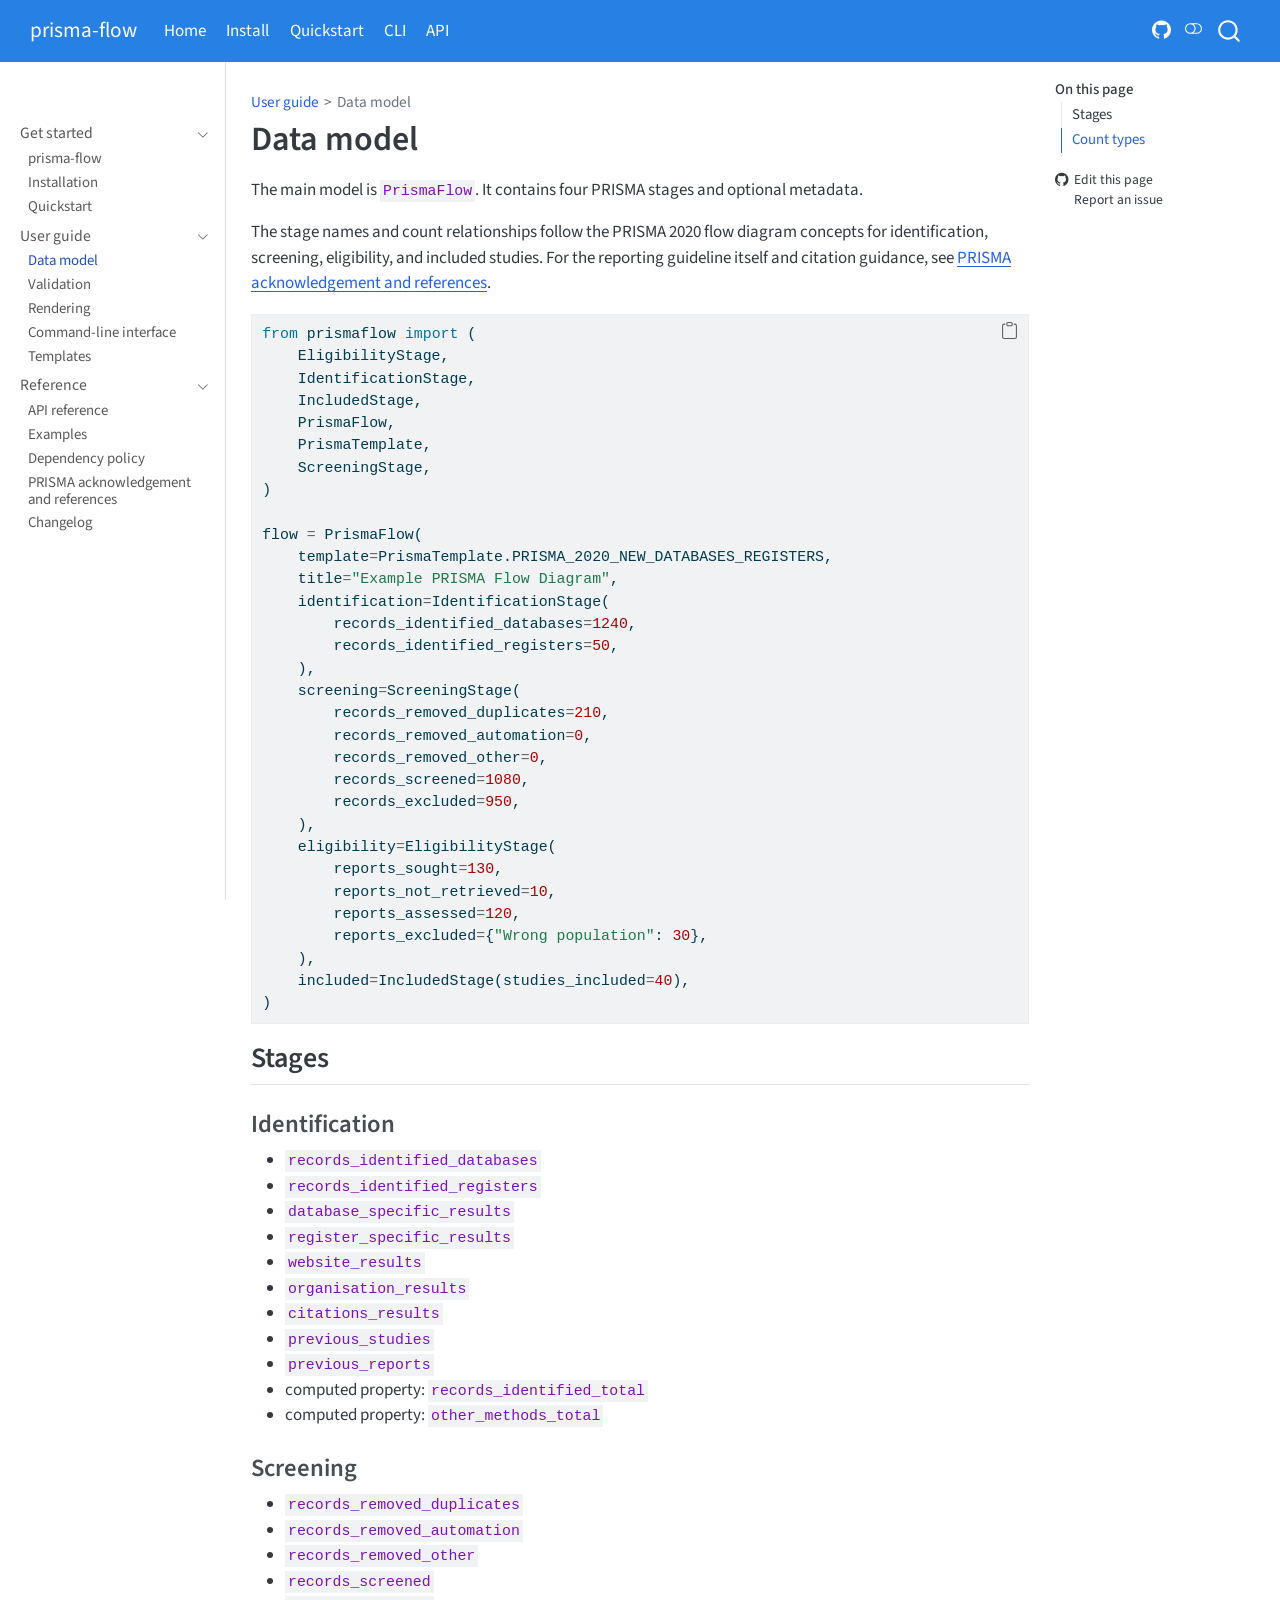
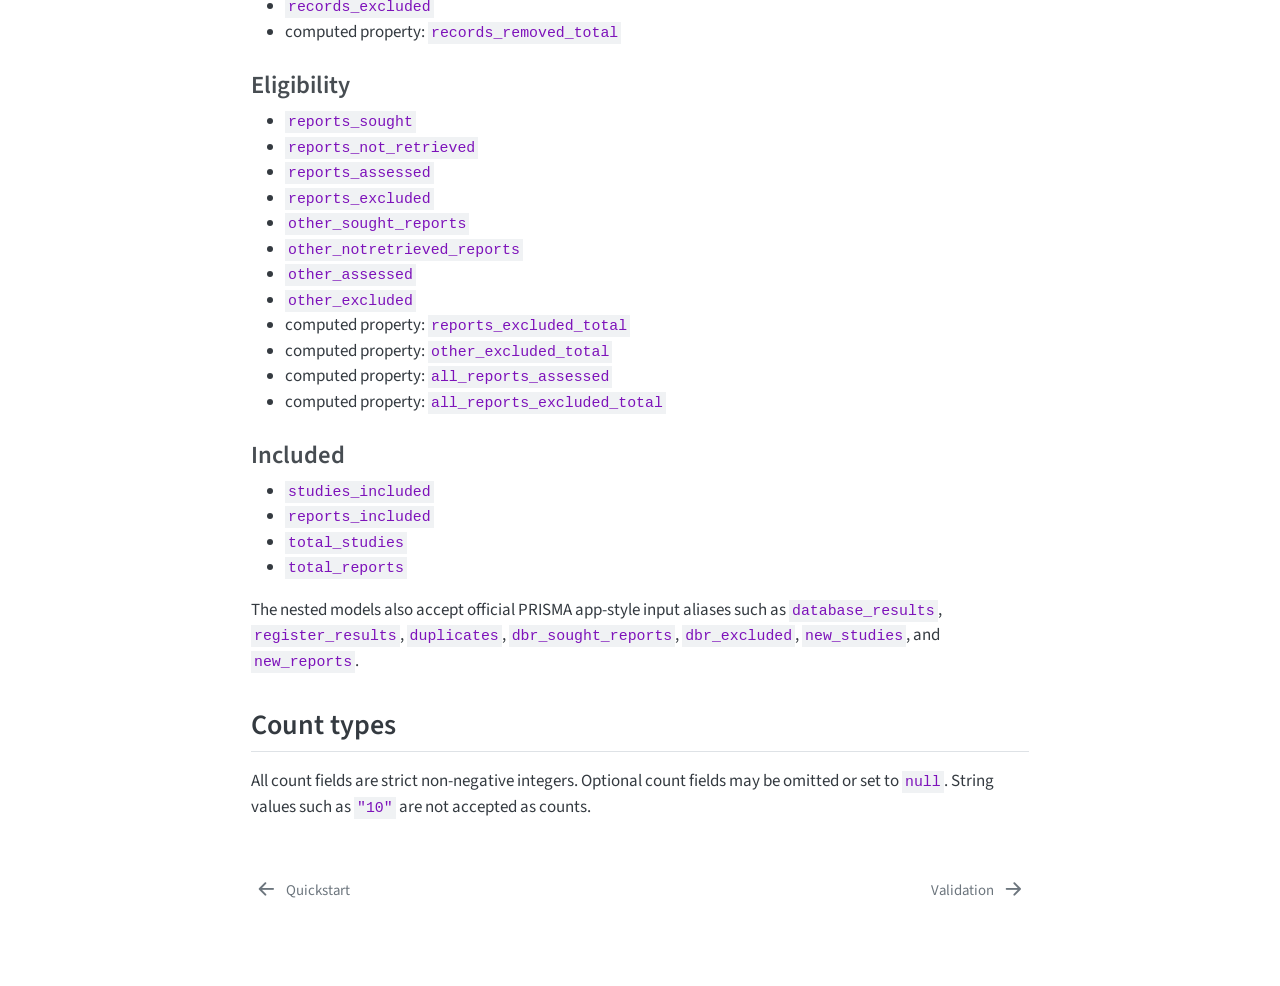
<file: data-model.html>
<!DOCTYPE html>
<html xmlns="http://www.w3.org/1999/xhtml" lang="en" xml:lang="en"><head>

<meta charset="utf-8">
<meta name="generator" content="quarto-1.9.38">

<meta name="viewport" content="width=device-width, initial-scale=1.0, user-scalable=yes">


<title>Data model – prisma-flow</title>
<style>
/* Default styles provided by pandoc.
** See https://pandoc.org/MANUAL.html#variables-for-html for config info.
*/
code{white-space: pre-wrap;}
span.smallcaps{font-variant: small-caps;}
div.columns{display: flex; gap: min(4vw, 1.5em);}
div.column{flex: auto; overflow-x: auto;}
div.hanging-indent{margin-left: 1.5em; text-indent: -1.5em;}
ul.task-list{list-style: none;}
ul.task-list li input[type="checkbox"] {
  width: 0.8em;
  margin: 0 0.8em 0.2em -1em; /* quarto-specific, see https://github.com/quarto-dev/quarto-cli/issues/4556 */ 
  vertical-align: middle;
}
/* CSS for syntax highlighting */
html { -webkit-text-size-adjust: 100%; }
pre > code.sourceCode { white-space: pre; position: relative; }
pre > code.sourceCode > span { display: inline-block; line-height: 1.25; }
pre > code.sourceCode > span:empty { height: 1.2em; }
.sourceCode { overflow: visible; }
code.sourceCode > span { color: inherit; text-decoration: inherit; }
div.sourceCode { margin: 1em 0; }
pre.sourceCode { margin: 0; }
@media screen {
div.sourceCode { overflow: auto; }
}
@media print {
pre > code.sourceCode { white-space: pre-wrap; }
pre > code.sourceCode > span { text-indent: -5em; padding-left: 5em; }
}
pre.numberSource code
  { counter-reset: source-line 0; }
pre.numberSource code > span
  { position: relative; left: -4em; counter-increment: source-line; }
pre.numberSource code > span > a:first-child::before
  { content: counter(source-line);
    position: relative; left: -1em; text-align: right; vertical-align: baseline;
    border: none; display: inline-block;
    -webkit-touch-callout: none; -webkit-user-select: none;
    -khtml-user-select: none; -moz-user-select: none;
    -ms-user-select: none; user-select: none;
    padding: 0 4px; width: 4em;
  }
pre.numberSource { margin-left: 3em;  padding-left: 4px; }
div.sourceCode
  {   }
@media screen {
pre > code.sourceCode > span > a:first-child::before { text-decoration: underline; }
}
</style>


<script src="site_libs/quarto-nav/quarto-nav.js"></script>
<script src="site_libs/quarto-nav/headroom.min.js"></script>
<script src="site_libs/clipboard/clipboard.min.js"></script>
<script src="site_libs/quarto-search/autocomplete.umd.js"></script>
<script src="site_libs/quarto-search/fuse.min.js"></script>
<script src="site_libs/quarto-search/quarto-search.js"></script>
<meta name="quarto:offset" content="./">
<link href="./validation.html" rel="next">
<link href="./quickstart.html" rel="prev">
<script src="site_libs/quarto-html/quarto.js" type="module"></script>
<script src="site_libs/quarto-html/tabsets/tabsets.js" type="module"></script>
<script src="site_libs/quarto-html/popper.min.js"></script>
<script src="site_libs/quarto-html/tippy.umd.min.js"></script>
<script src="site_libs/quarto-html/anchor.min.js"></script>
<link href="site_libs/quarto-html/tippy.css" rel="stylesheet">
<link href="site_libs/quarto-html/quarto-syntax-highlighting-15634bcf2e68342d4ad2dfa704d543f6.css" rel="stylesheet" class="quarto-color-scheme" id="quarto-text-highlighting-styles">
<link href="site_libs/quarto-html/quarto-syntax-highlighting-dark-0a6b7249c26820e032cb0bd839ff02b1.css" rel="stylesheet" class="quarto-color-scheme quarto-color-alternate" id="quarto-text-highlighting-styles">
<link href="site_libs/quarto-html/quarto-syntax-highlighting-15634bcf2e68342d4ad2dfa704d543f6.css" rel="stylesheet" class="quarto-color-scheme-extra" id="quarto-text-highlighting-styles">
<script src="site_libs/bootstrap/bootstrap.min.js"></script>
<link href="site_libs/bootstrap/bootstrap-icons.css" rel="stylesheet">
<link href="site_libs/bootstrap/bootstrap-2d0ba0525d8e1c92213e3022d4d0771f.min.css" rel="stylesheet" append-hash="true" class="quarto-color-scheme" id="quarto-bootstrap" data-mode="light">
<link href="site_libs/bootstrap/bootstrap-dark-7a20ddddd3cbbfe429efc5f4f4f92fe7.min.css" rel="stylesheet" append-hash="true" class="quarto-color-scheme quarto-color-alternate" id="quarto-bootstrap" data-mode="dark">
<link href="site_libs/bootstrap/bootstrap-2d0ba0525d8e1c92213e3022d4d0771f.min.css" rel="stylesheet" append-hash="true" class="quarto-color-scheme-extra" id="quarto-bootstrap" data-mode="light">
<script id="quarto-search-options" type="application/json">{
  "location": "navbar",
  "copy-button": false,
  "collapse-after": 3,
  "panel-placement": "end",
  "type": "overlay",
  "limit": 50,
  "keyboard-shortcut": [
    "f",
    "/",
    "s"
  ],
  "show-item-context": false,
  "language": {
    "search-no-results-text": "No results",
    "search-matching-documents-text": "matching documents",
    "search-copy-link-title": "Copy link to search",
    "search-hide-matches-text": "Hide additional matches",
    "search-more-match-text": "more match in this document",
    "search-more-matches-text": "more matches in this document",
    "search-clear-button-title": "Clear",
    "search-text-placeholder": "",
    "search-detached-cancel-button-title": "Cancel",
    "search-submit-button-title": "Submit",
    "search-label": "Search"
  }
}</script>


<link rel="stylesheet" href="styles.css">
</head>

<body class="nav-sidebar docked nav-fixed quarto-light"><script id="quarto-html-before-body" type="application/javascript">
    const toggleBodyColorMode = (bsSheetEl) => {
      const mode = bsSheetEl.getAttribute("data-mode");
      const bodyEl = window.document.querySelector("body");
      if (mode === "dark") {
        bodyEl.classList.add("quarto-dark");
        bodyEl.classList.remove("quarto-light");
      } else {
        bodyEl.classList.add("quarto-light");
        bodyEl.classList.remove("quarto-dark");
      }
    }
    const toggleBodyColorPrimary = () => {
      const bsSheetEl = window.document.querySelector("link#quarto-bootstrap:not([rel=disabled-stylesheet])");
      if (bsSheetEl) {
        toggleBodyColorMode(bsSheetEl);
      }
    }
    const setColorSchemeToggle = (alternate) => {
      const toggles = window.document.querySelectorAll('.quarto-color-scheme-toggle');
      for (let i=0; i < toggles.length; i++) {
        const toggle = toggles[i];
        if (toggle) {
          if (alternate) {
            toggle.classList.add("alternate");
          } else {
            toggle.classList.remove("alternate");
          }
        }
      }
    };
    const toggleColorMode = (alternate) => {
      // Switch the stylesheets
      const primaryStylesheets = window.document.querySelectorAll('link.quarto-color-scheme:not(.quarto-color-alternate)');
      const alternateStylesheets = window.document.querySelectorAll('link.quarto-color-scheme.quarto-color-alternate');
      manageTransitions('#quarto-margin-sidebar .nav-link', false);
      if (alternate) {
        // note: dark is layered on light, we don't disable primary!
        enableStylesheet(alternateStylesheets);
        for (const sheetNode of alternateStylesheets) {
          if (sheetNode.id === "quarto-bootstrap") {
            toggleBodyColorMode(sheetNode);
          }
        }
      } else {
        disableStylesheet(alternateStylesheets);
        enableStylesheet(primaryStylesheets)
        toggleBodyColorPrimary();
      }
      manageTransitions('#quarto-margin-sidebar .nav-link', true);
      // Switch the toggles
      setColorSchemeToggle(alternate)
      // Hack to workaround the fact that safari doesn't
      // properly recolor the scrollbar when toggling (#1455)
      if (navigator.userAgent.indexOf('Safari') > 0 && navigator.userAgent.indexOf('Chrome') == -1) {
        manageTransitions("body", false);
        window.scrollTo(0, 1);
        setTimeout(() => {
          window.scrollTo(0, 0);
          manageTransitions("body", true);
        }, 40);
      }
    }
    const disableStylesheet = (stylesheets) => {
      for (let i=0; i < stylesheets.length; i++) {
        const stylesheet = stylesheets[i];
        stylesheet.rel = 'disabled-stylesheet';
      }
    }
    const enableStylesheet = (stylesheets) => {
      for (let i=0; i < stylesheets.length; i++) {
        const stylesheet = stylesheets[i];
        if(stylesheet.rel !== 'stylesheet') { // for Chrome, which will still FOUC without this check
          stylesheet.rel = 'stylesheet';
        }
      }
    }
    const manageTransitions = (selector, allowTransitions) => {
      const els = window.document.querySelectorAll(selector);
      for (let i=0; i < els.length; i++) {
        const el = els[i];
        if (allowTransitions) {
          el.classList.remove('notransition');
        } else {
          el.classList.add('notransition');
        }
      }
    }
    const isFileUrl = () => {
      return window.location.protocol === 'file:';
    }
    const hasAlternateSentinel = () => {
      let styleSentinel = getColorSchemeSentinel();
      if (styleSentinel !== null) {
        return styleSentinel === "alternate";
      } else {
        return false;
      }
    }
    const setStyleSentinel = (alternate) => {
      const value = alternate ? "alternate" : "default";
      if (!isFileUrl()) {
        window.localStorage.setItem("quarto-color-scheme", value);
      } else {
        localAlternateSentinel = value;
      }
    }
    const getColorSchemeSentinel = () => {
      if (!isFileUrl()) {
        const storageValue = window.localStorage.getItem("quarto-color-scheme");
        return storageValue != null ? storageValue : localAlternateSentinel;
      } else {
        return localAlternateSentinel;
      }
    }
    const toggleGiscusIfUsed = (isAlternate, darkModeDefault) => {
      const baseTheme = document.querySelector('#giscus-base-theme')?.value ?? 'light';
      const alternateTheme = document.querySelector('#giscus-alt-theme')?.value ?? 'dark';
      let newTheme = '';
      if(authorPrefersDark) {
        newTheme = isAlternate ? baseTheme : alternateTheme;
      } else {
        newTheme = isAlternate ? alternateTheme : baseTheme;
      }
      const changeGiscusTheme = () => {
        // From: https://github.com/giscus/giscus/issues/336
        const sendMessage = (message) => {
          const iframe = document.querySelector('iframe.giscus-frame');
          if (!iframe) return;
          iframe.contentWindow.postMessage({ giscus: message }, 'https://giscus.app');
        }
        sendMessage({
          setConfig: {
            theme: newTheme
          }
        });
      }
      const isGiscussLoaded = window.document.querySelector('iframe.giscus-frame') !== null;
      if (isGiscussLoaded) {
        changeGiscusTheme();
      }
    };
    const authorPrefersDark = false;
    const darkModeDefault = authorPrefersDark;
      document.querySelector('link#quarto-text-highlighting-styles.quarto-color-scheme-extra').rel = 'disabled-stylesheet';
      document.querySelector('link#quarto-bootstrap.quarto-color-scheme-extra').rel = 'disabled-stylesheet';
    let localAlternateSentinel = darkModeDefault ? 'alternate' : 'default';
    // Dark / light mode switch
    window.quartoToggleColorScheme = () => {
      // Read the current dark / light value
      let toAlternate = !hasAlternateSentinel();
      toggleColorMode(toAlternate);
      setStyleSentinel(toAlternate);
      toggleGiscusIfUsed(toAlternate, darkModeDefault);
      window.dispatchEvent(new Event('resize'));
    };
    // Switch to dark mode if need be
    if (hasAlternateSentinel()) {
      toggleColorMode(true);
    } else {
      toggleColorMode(false);
    }
  </script>

<div id="quarto-search-results"></div>
  <header id="quarto-header" class="headroom fixed-top">
    <nav class="navbar navbar-expand-lg " data-bs-theme="dark">
      <div class="navbar-container container-fluid">
      <div class="navbar-brand-container mx-auto">
    <a class="navbar-brand" href="./index.html">
    <span class="navbar-title">prisma-flow</span>
    </a>
  </div>
            <div id="quarto-search" class="" title="Search"></div>
          <button class="navbar-toggler" type="button" data-bs-toggle="collapse" data-bs-target="#navbarCollapse" aria-controls="navbarCollapse" role="menu" aria-expanded="false" aria-label="Toggle navigation" onclick="if (window.quartoToggleHeadroom) { window.quartoToggleHeadroom(); }">
  <span class="navbar-toggler-icon"></span>
</button>
          <div class="collapse navbar-collapse" id="navbarCollapse">
            <ul class="navbar-nav navbar-nav-scroll me-auto">
  <li class="nav-item">
    <a class="nav-link active" href="./index.html" aria-current="page"> 
<span class="menu-text">Home</span></a>
  </li>  
  <li class="nav-item">
    <a class="nav-link" href="./installation.html"> 
<span class="menu-text">Install</span></a>
  </li>  
  <li class="nav-item">
    <a class="nav-link" href="./quickstart.html"> 
<span class="menu-text">Quickstart</span></a>
  </li>  
  <li class="nav-item">
    <a class="nav-link" href="./cli.html"> 
<span class="menu-text">CLI</span></a>
  </li>  
  <li class="nav-item">
    <a class="nav-link" href="./api.html"> 
<span class="menu-text">API</span></a>
  </li>  
</ul>
            <ul class="navbar-nav navbar-nav-scroll ms-auto">
  <li class="nav-item compact">
    <a class="nav-link" href="https://github.com/osl-incubator/prisma-flow"> <i class="bi bi-github" role="img" aria-label="GitHub repository">
</i> 
<span class="menu-text"></span></a>
  </li>  
</ul>
          </div> <!-- /navcollapse -->
            <div class="quarto-navbar-tools">
  <a href="" class="quarto-color-scheme-toggle quarto-navigation-tool  px-1" onclick="window.quartoToggleColorScheme(); return false;" title="Toggle dark mode"><i class="bi"></i></a>
</div>
      </div> <!-- /container-fluid -->
    </nav>
  <nav class="quarto-secondary-nav">
    <div class="container-fluid d-flex">
      <button type="button" class="quarto-btn-toggle btn" data-bs-toggle="collapse" role="button" data-bs-target=".quarto-sidebar-collapse-item" aria-controls="quarto-sidebar" aria-expanded="false" aria-label="Toggle sidebar navigation" onclick="if (window.quartoToggleHeadroom) { window.quartoToggleHeadroom(); }">
        <i class="bi bi-layout-text-sidebar-reverse"></i>
      </button>
        <nav class="quarto-page-breadcrumbs" aria-label="breadcrumb"><ol class="breadcrumb"><li class="breadcrumb-item"><a href="./data-model.html">User guide</a></li><li class="breadcrumb-item"><a href="./data-model.html">Data model</a></li></ol></nav>
        <a class="flex-grow-1" role="navigation" data-bs-toggle="collapse" data-bs-target=".quarto-sidebar-collapse-item" aria-controls="quarto-sidebar" aria-expanded="false" aria-label="Toggle sidebar navigation" onclick="if (window.quartoToggleHeadroom) { window.quartoToggleHeadroom(); }">      
        </a>
      <button type="button" class="btn quarto-search-button" aria-label="Search" onclick="window.quartoOpenSearch();">
        <i class="bi bi-search"></i>
      </button>
    </div>
  </nav>
</header>
<!-- content -->
<div id="quarto-content" class="quarto-container page-columns page-rows-contents page-layout-article page-navbar">
<!-- sidebar -->
  <nav id="quarto-sidebar" class="sidebar collapse collapse-horizontal quarto-sidebar-collapse-item sidebar-navigation docked overflow-auto">
        <div class="mt-2 flex-shrink-0 align-items-center">
        <div class="sidebar-search">
        <div id="quarto-search" class="" title="Search"></div>
        </div>
        </div>
    <div class="sidebar-menu-container"> 
    <ul class="list-unstyled mt-1">
        <li class="sidebar-item sidebar-item-section">
      <div class="sidebar-item-container"> 
            <a class="sidebar-item-text sidebar-link text-start" data-bs-toggle="collapse" data-bs-target="#quarto-sidebar-section-1" role="navigation" aria-expanded="true">
 <span class="menu-text">Get started</span></a>
          <a class="sidebar-item-toggle text-start" data-bs-toggle="collapse" data-bs-target="#quarto-sidebar-section-1" role="navigation" aria-expanded="true" aria-label="Toggle section">
            <i class="bi bi-chevron-right ms-2"></i>
          </a> 
      </div>
      <ul id="quarto-sidebar-section-1" class="collapse list-unstyled sidebar-section depth1 show">  
          <li class="sidebar-item">
  <div class="sidebar-item-container"> 
  <a href="./index.html" class="sidebar-item-text sidebar-link">
 <span class="menu-text">prisma-flow</span></a>
  </div>
</li>
          <li class="sidebar-item">
  <div class="sidebar-item-container"> 
  <a href="./installation.html" class="sidebar-item-text sidebar-link">
 <span class="menu-text">Installation</span></a>
  </div>
</li>
          <li class="sidebar-item">
  <div class="sidebar-item-container"> 
  <a href="./quickstart.html" class="sidebar-item-text sidebar-link">
 <span class="menu-text">Quickstart</span></a>
  </div>
</li>
      </ul>
  </li>
        <li class="sidebar-item sidebar-item-section">
      <div class="sidebar-item-container"> 
            <a class="sidebar-item-text sidebar-link text-start" data-bs-toggle="collapse" data-bs-target="#quarto-sidebar-section-2" role="navigation" aria-expanded="true">
 <span class="menu-text">User guide</span></a>
          <a class="sidebar-item-toggle text-start" data-bs-toggle="collapse" data-bs-target="#quarto-sidebar-section-2" role="navigation" aria-expanded="true" aria-label="Toggle section">
            <i class="bi bi-chevron-right ms-2"></i>
          </a> 
      </div>
      <ul id="quarto-sidebar-section-2" class="collapse list-unstyled sidebar-section depth1 show">  
          <li class="sidebar-item">
  <div class="sidebar-item-container"> 
  <a href="./data-model.html" class="sidebar-item-text sidebar-link active">
 <span class="menu-text">Data model</span></a>
  </div>
</li>
          <li class="sidebar-item">
  <div class="sidebar-item-container"> 
  <a href="./validation.html" class="sidebar-item-text sidebar-link">
 <span class="menu-text">Validation</span></a>
  </div>
</li>
          <li class="sidebar-item">
  <div class="sidebar-item-container"> 
  <a href="./rendering.html" class="sidebar-item-text sidebar-link">
 <span class="menu-text">Rendering</span></a>
  </div>
</li>
          <li class="sidebar-item">
  <div class="sidebar-item-container"> 
  <a href="./cli.html" class="sidebar-item-text sidebar-link">
 <span class="menu-text">Command-line interface</span></a>
  </div>
</li>
          <li class="sidebar-item">
  <div class="sidebar-item-container"> 
  <a href="./templates.html" class="sidebar-item-text sidebar-link">
 <span class="menu-text">Templates</span></a>
  </div>
</li>
      </ul>
  </li>
        <li class="sidebar-item sidebar-item-section">
      <div class="sidebar-item-container"> 
            <a class="sidebar-item-text sidebar-link text-start" data-bs-toggle="collapse" data-bs-target="#quarto-sidebar-section-3" role="navigation" aria-expanded="true">
 <span class="menu-text">Reference</span></a>
          <a class="sidebar-item-toggle text-start" data-bs-toggle="collapse" data-bs-target="#quarto-sidebar-section-3" role="navigation" aria-expanded="true" aria-label="Toggle section">
            <i class="bi bi-chevron-right ms-2"></i>
          </a> 
      </div>
      <ul id="quarto-sidebar-section-3" class="collapse list-unstyled sidebar-section depth1 show">  
          <li class="sidebar-item">
  <div class="sidebar-item-container"> 
  <a href="./api.html" class="sidebar-item-text sidebar-link">
 <span class="menu-text">API reference</span></a>
  </div>
</li>
          <li class="sidebar-item">
  <div class="sidebar-item-container"> 
  <a href="./examples.html" class="sidebar-item-text sidebar-link">
 <span class="menu-text">Examples</span></a>
  </div>
</li>
          <li class="sidebar-item">
  <div class="sidebar-item-container"> 
  <a href="./dependency-policy.html" class="sidebar-item-text sidebar-link">
 <span class="menu-text">Dependency policy</span></a>
  </div>
</li>
          <li class="sidebar-item">
  <div class="sidebar-item-container"> 
  <a href="./references.html" class="sidebar-item-text sidebar-link">
 <span class="menu-text">PRISMA acknowledgement and references</span></a>
  </div>
</li>
          <li class="sidebar-item">
  <div class="sidebar-item-container"> 
  <a href="./changelog.html" class="sidebar-item-text sidebar-link">
 <span class="menu-text">Changelog</span></a>
  </div>
</li>
      </ul>
  </li>
    </ul>
    </div>
</nav>
<div id="quarto-sidebar-glass" class="quarto-sidebar-collapse-item" data-bs-toggle="collapse" data-bs-target=".quarto-sidebar-collapse-item"></div>
<!-- margin-sidebar -->
    <div id="quarto-margin-sidebar" class="sidebar margin-sidebar">
        <nav id="TOC" role="doc-toc" class="toc-active">
    <h2 id="toc-title">On this page</h2>
   
  <ul>
  <li><a href="#stages" id="toc-stages" class="nav-link active" data-scroll-target="#stages">Stages</a>
  <ul class="collapse">
  <li><a href="#identification" id="toc-identification" class="nav-link" data-scroll-target="#identification">Identification</a></li>
  <li><a href="#screening" id="toc-screening" class="nav-link" data-scroll-target="#screening">Screening</a></li>
  <li><a href="#eligibility" id="toc-eligibility" class="nav-link" data-scroll-target="#eligibility">Eligibility</a></li>
  <li><a href="#included" id="toc-included" class="nav-link" data-scroll-target="#included">Included</a></li>
  </ul></li>
  <li><a href="#count-types" id="toc-count-types" class="nav-link" data-scroll-target="#count-types">Count types</a></li>
  </ul>
<div class="toc-actions"><ul><li><a href="https://github.com/osl-incubator/prisma-flow/edit/main/data-model.qmd" class="toc-action"><i class="bi bi-github"></i>Edit this page</a></li><li><a href="https://github.com/osl-incubator/prisma-flow/issues/new" class="toc-action"><i class="bi empty"></i>Report an issue</a></li></ul></div></nav>
    </div>
<!-- main -->
<main class="content" id="quarto-document-content">


<header id="title-block-header" class="quarto-title-block default"><nav class="quarto-page-breadcrumbs quarto-title-breadcrumbs d-none d-lg-block" aria-label="breadcrumb"><ol class="breadcrumb"><li class="breadcrumb-item"><a href="./data-model.html">User guide</a></li><li class="breadcrumb-item"><a href="./data-model.html">Data model</a></li></ol></nav>
<div class="quarto-title">
<h1 class="title">Data model</h1>
</div>



<div class="quarto-title-meta">

    
  
    
  </div>
  


</header>


<p>The main model is <code>PrismaFlow</code>. It contains four PRISMA stages and optional metadata.</p>
<p>The stage names and count relationships follow the PRISMA 2020 flow diagram concepts for identification, screening, eligibility, and included studies. For the reporting guideline itself and citation guidance, see <a href="./references.html">PRISMA acknowledgement and references</a>.</p>
<div class="code-copy-outer-scaffold"><div class="sourceCode" id="cb1"><pre class="sourceCode python code-with-copy"><code class="sourceCode python"><span id="cb1-1"><a href="#cb1-1" aria-hidden="true" tabindex="-1"></a><span class="im">from</span> prismaflow <span class="im">import</span> (</span>
<span id="cb1-2"><a href="#cb1-2" aria-hidden="true" tabindex="-1"></a>    EligibilityStage,</span>
<span id="cb1-3"><a href="#cb1-3" aria-hidden="true" tabindex="-1"></a>    IdentificationStage,</span>
<span id="cb1-4"><a href="#cb1-4" aria-hidden="true" tabindex="-1"></a>    IncludedStage,</span>
<span id="cb1-5"><a href="#cb1-5" aria-hidden="true" tabindex="-1"></a>    PrismaFlow,</span>
<span id="cb1-6"><a href="#cb1-6" aria-hidden="true" tabindex="-1"></a>    PrismaTemplate,</span>
<span id="cb1-7"><a href="#cb1-7" aria-hidden="true" tabindex="-1"></a>    ScreeningStage,</span>
<span id="cb1-8"><a href="#cb1-8" aria-hidden="true" tabindex="-1"></a>)</span>
<span id="cb1-9"><a href="#cb1-9" aria-hidden="true" tabindex="-1"></a></span>
<span id="cb1-10"><a href="#cb1-10" aria-hidden="true" tabindex="-1"></a>flow <span class="op">=</span> PrismaFlow(</span>
<span id="cb1-11"><a href="#cb1-11" aria-hidden="true" tabindex="-1"></a>    template<span class="op">=</span>PrismaTemplate.PRISMA_2020_NEW_DATABASES_REGISTERS,</span>
<span id="cb1-12"><a href="#cb1-12" aria-hidden="true" tabindex="-1"></a>    title<span class="op">=</span><span class="st">"Example PRISMA Flow Diagram"</span>,</span>
<span id="cb1-13"><a href="#cb1-13" aria-hidden="true" tabindex="-1"></a>    identification<span class="op">=</span>IdentificationStage(</span>
<span id="cb1-14"><a href="#cb1-14" aria-hidden="true" tabindex="-1"></a>        records_identified_databases<span class="op">=</span><span class="dv">1240</span>,</span>
<span id="cb1-15"><a href="#cb1-15" aria-hidden="true" tabindex="-1"></a>        records_identified_registers<span class="op">=</span><span class="dv">50</span>,</span>
<span id="cb1-16"><a href="#cb1-16" aria-hidden="true" tabindex="-1"></a>    ),</span>
<span id="cb1-17"><a href="#cb1-17" aria-hidden="true" tabindex="-1"></a>    screening<span class="op">=</span>ScreeningStage(</span>
<span id="cb1-18"><a href="#cb1-18" aria-hidden="true" tabindex="-1"></a>        records_removed_duplicates<span class="op">=</span><span class="dv">210</span>,</span>
<span id="cb1-19"><a href="#cb1-19" aria-hidden="true" tabindex="-1"></a>        records_removed_automation<span class="op">=</span><span class="dv">0</span>,</span>
<span id="cb1-20"><a href="#cb1-20" aria-hidden="true" tabindex="-1"></a>        records_removed_other<span class="op">=</span><span class="dv">0</span>,</span>
<span id="cb1-21"><a href="#cb1-21" aria-hidden="true" tabindex="-1"></a>        records_screened<span class="op">=</span><span class="dv">1080</span>,</span>
<span id="cb1-22"><a href="#cb1-22" aria-hidden="true" tabindex="-1"></a>        records_excluded<span class="op">=</span><span class="dv">950</span>,</span>
<span id="cb1-23"><a href="#cb1-23" aria-hidden="true" tabindex="-1"></a>    ),</span>
<span id="cb1-24"><a href="#cb1-24" aria-hidden="true" tabindex="-1"></a>    eligibility<span class="op">=</span>EligibilityStage(</span>
<span id="cb1-25"><a href="#cb1-25" aria-hidden="true" tabindex="-1"></a>        reports_sought<span class="op">=</span><span class="dv">130</span>,</span>
<span id="cb1-26"><a href="#cb1-26" aria-hidden="true" tabindex="-1"></a>        reports_not_retrieved<span class="op">=</span><span class="dv">10</span>,</span>
<span id="cb1-27"><a href="#cb1-27" aria-hidden="true" tabindex="-1"></a>        reports_assessed<span class="op">=</span><span class="dv">120</span>,</span>
<span id="cb1-28"><a href="#cb1-28" aria-hidden="true" tabindex="-1"></a>        reports_excluded<span class="op">=</span>{<span class="st">"Wrong population"</span>: <span class="dv">30</span>},</span>
<span id="cb1-29"><a href="#cb1-29" aria-hidden="true" tabindex="-1"></a>    ),</span>
<span id="cb1-30"><a href="#cb1-30" aria-hidden="true" tabindex="-1"></a>    included<span class="op">=</span>IncludedStage(studies_included<span class="op">=</span><span class="dv">40</span>),</span>
<span id="cb1-31"><a href="#cb1-31" aria-hidden="true" tabindex="-1"></a>)</span></code></pre></div><button title="Copy to Clipboard" class="code-copy-button"><i class="bi"></i></button></div>
<section id="stages" class="level2">
<h2 class="anchored" data-anchor-id="stages">Stages</h2>
<section id="identification" class="level3">
<h3 class="anchored" data-anchor-id="identification">Identification</h3>
<ul>
<li><code>records_identified_databases</code></li>
<li><code>records_identified_registers</code></li>
<li><code>database_specific_results</code></li>
<li><code>register_specific_results</code></li>
<li><code>website_results</code></li>
<li><code>organisation_results</code></li>
<li><code>citations_results</code></li>
<li><code>previous_studies</code></li>
<li><code>previous_reports</code></li>
<li>computed property: <code>records_identified_total</code></li>
<li>computed property: <code>other_methods_total</code></li>
</ul>
</section>
<section id="screening" class="level3">
<h3 class="anchored" data-anchor-id="screening">Screening</h3>
<ul>
<li><code>records_removed_duplicates</code></li>
<li><code>records_removed_automation</code></li>
<li><code>records_removed_other</code></li>
<li><code>records_screened</code></li>
<li><code>records_excluded</code></li>
<li>computed property: <code>records_removed_total</code></li>
</ul>
</section>
<section id="eligibility" class="level3">
<h3 class="anchored" data-anchor-id="eligibility">Eligibility</h3>
<ul>
<li><code>reports_sought</code></li>
<li><code>reports_not_retrieved</code></li>
<li><code>reports_assessed</code></li>
<li><code>reports_excluded</code></li>
<li><code>other_sought_reports</code></li>
<li><code>other_notretrieved_reports</code></li>
<li><code>other_assessed</code></li>
<li><code>other_excluded</code></li>
<li>computed property: <code>reports_excluded_total</code></li>
<li>computed property: <code>other_excluded_total</code></li>
<li>computed property: <code>all_reports_assessed</code></li>
<li>computed property: <code>all_reports_excluded_total</code></li>
</ul>
</section>
<section id="included" class="level3">
<h3 class="anchored" data-anchor-id="included">Included</h3>
<ul>
<li><code>studies_included</code></li>
<li><code>reports_included</code></li>
<li><code>total_studies</code></li>
<li><code>total_reports</code></li>
</ul>
<p>The nested models also accept official PRISMA app-style input aliases such as <code>database_results</code>, <code>register_results</code>, <code>duplicates</code>, <code>dbr_sought_reports</code>, <code>dbr_excluded</code>, <code>new_studies</code>, and <code>new_reports</code>.</p>
</section>
</section>
<section id="count-types" class="level2">
<h2 class="anchored" data-anchor-id="count-types">Count types</h2>
<p>All count fields are strict non-negative integers. Optional count fields may be omitted or set to <code>null</code>. String values such as <code>"10"</code> are not accepted as counts.</p>


</section>

</main> <!-- /main -->
<script id="quarto-html-after-body" type="application/javascript">
  window.document.addEventListener("DOMContentLoaded", function (event) {
    // Ensure there is a toggle, if there isn't float one in the top right
    if (window.document.querySelector('.quarto-color-scheme-toggle') === null) {
      const a = window.document.createElement('a');
      a.classList.add('top-right');
      a.classList.add('quarto-color-scheme-toggle');
      a.href = "";
      a.onclick = function() { try { window.quartoToggleColorScheme(); } catch {} return false; };
      const i = window.document.createElement("i");
      i.classList.add('bi');
      a.appendChild(i);
      window.document.body.appendChild(a);
    }
    setColorSchemeToggle(hasAlternateSentinel())
    const icon = "";
    const anchorJS = new window.AnchorJS();
    anchorJS.options = {
      placement: 'right',
      icon: icon
    };
    anchorJS.add('.anchored');
    const isCodeAnnotation = (el) => {
      for (const clz of el.classList) {
        if (clz.startsWith('code-annotation-')) {                     
          return true;
        }
      }
      return false;
    }
    const onCopySuccess = function(e) {
      // button target
      const button = e.trigger;
      // don't keep focus
      button.blur();
      // flash "checked"
      button.classList.add('code-copy-button-checked');
      var currentTitle = button.getAttribute("title");
      button.setAttribute("title", "Copied!");
      let tooltip;
      if (window.bootstrap) {
        button.setAttribute("data-bs-toggle", "tooltip");
        button.setAttribute("data-bs-placement", "left");
        button.setAttribute("data-bs-title", "Copied!");
        tooltip = new bootstrap.Tooltip(button, 
          { trigger: "manual", 
            customClass: "code-copy-button-tooltip",
            offset: [0, -8]});
        tooltip.show();    
      }
      setTimeout(function() {
        if (tooltip) {
          tooltip.hide();
          button.removeAttribute("data-bs-title");
          button.removeAttribute("data-bs-toggle");
          button.removeAttribute("data-bs-placement");
        }
        button.setAttribute("title", currentTitle);
        button.classList.remove('code-copy-button-checked');
      }, 1000);
      // clear code selection
      e.clearSelection();
    }
    const getTextToCopy = function(trigger) {
      const outerScaffold = trigger.parentElement.cloneNode(true);
      const codeEl = outerScaffold.querySelector('code');
      for (const childEl of codeEl.children) {
        if (isCodeAnnotation(childEl)) {
          childEl.remove();
        }
      }
      return codeEl.innerText;
    }
    const clipboard = new window.ClipboardJS('.code-copy-button:not([data-in-quarto-modal])', {
      text: getTextToCopy
    });
    clipboard.on('success', onCopySuccess);
    if (window.document.getElementById('quarto-embedded-source-code-modal')) {
      const clipboardModal = new window.ClipboardJS('.code-copy-button[data-in-quarto-modal]', {
        text: getTextToCopy,
        container: window.document.getElementById('quarto-embedded-source-code-modal')
      });
      clipboardModal.on('success', onCopySuccess);
    }
      var localhostRegex = new RegExp(/^(?:http|https):\/\/localhost\:?[0-9]*\//);
      var mailtoRegex = new RegExp(/^mailto:/);
        var filterRegex = new RegExp("https:\/\/osl-incubator\.github\.io\/prisma-flow\/");
      var isInternal = (href) => {
          return filterRegex.test(href) || localhostRegex.test(href) || mailtoRegex.test(href);
      }
      // Inspect non-navigation links and adorn them if external
     var links = window.document.querySelectorAll('a[href]:not(.nav-link):not(.navbar-brand):not(.toc-action):not(.sidebar-link):not(.sidebar-item-toggle):not(.pagination-link):not(.no-external):not([aria-hidden]):not(.dropdown-item):not(.quarto-navigation-tool):not(.about-link)');
      for (var i=0; i<links.length; i++) {
        const link = links[i];
        if (!isInternal(link.href)) {
          // undo the damage that might have been done by quarto-nav.js in the case of
          // links that we want to consider external
          if (link.dataset.originalHref !== undefined) {
            link.href = link.dataset.originalHref;
          }
            // target, if specified
            link.setAttribute("target", "_blank");
            if (link.getAttribute("rel") === null) {
              link.setAttribute("rel", "noopener");
            }
        }
      }
    function tippyHover(el, contentFn, onTriggerFn, onUntriggerFn) {
      const config = {
        allowHTML: true,
        maxWidth: 500,
        delay: 100,
        arrow: false,
        appendTo: function(el) {
            return el.parentElement;
        },
        interactive: true,
        interactiveBorder: 10,
        theme: 'quarto',
        placement: 'bottom-start',
      };
      if (contentFn) {
        config.content = contentFn;
      }
      if (onTriggerFn) {
        config.onTrigger = onTriggerFn;
      }
      if (onUntriggerFn) {
        config.onUntrigger = onUntriggerFn;
      }
      window.tippy(el, config); 
    }
    const noterefs = window.document.querySelectorAll('a[role="doc-noteref"]');
    for (var i=0; i<noterefs.length; i++) {
      const ref = noterefs[i];
      tippyHover(ref, function() {
        // use id or data attribute instead here
        let href = ref.getAttribute('data-footnote-href') || ref.getAttribute('href');
        try { href = new URL(href).hash; } catch {}
        const id = href.replace(/^#\/?/, "");
        const note = window.document.getElementById(id);
        if (note) {
          return note.innerHTML;
        } else {
          return "";
        }
      });
    }
    const xrefs = window.document.querySelectorAll('a.quarto-xref');
    const processXRef = (id, note) => {
      // Strip column container classes
      const stripColumnClz = (el) => {
        el.classList.remove("page-full", "page-columns");
        if (el.children) {
          for (const child of el.children) {
            stripColumnClz(child);
          }
        }
      }
      stripColumnClz(note)
      if (id === null || id.startsWith('sec-')) {
        // Special case sections, only their first couple elements
        const container = document.createElement("div");
        if (note.children && note.children.length > 2) {
          container.appendChild(note.children[0].cloneNode(true));
          for (let i = 1; i < note.children.length; i++) {
            const child = note.children[i];
            if (child.tagName === "P" && child.innerText === "") {
              continue;
            } else {
              container.appendChild(child.cloneNode(true));
              break;
            }
          }
          if (window.Quarto?.typesetMath) {
            window.Quarto.typesetMath(container);
          }
          return container.innerHTML
        } else {
          if (window.Quarto?.typesetMath) {
            window.Quarto.typesetMath(note);
          }
          return note.innerHTML;
        }
      } else {
        // Remove any anchor links if they are present
        const anchorLink = note.querySelector('a.anchorjs-link');
        if (anchorLink) {
          anchorLink.remove();
        }
        if (window.Quarto?.typesetMath) {
          window.Quarto.typesetMath(note);
        }
        if (note.classList.contains("callout")) {
          return note.outerHTML;
        } else {
          return note.innerHTML;
        }
      }
    }
    for (var i=0; i<xrefs.length; i++) {
      const xref = xrefs[i];
      tippyHover(xref, undefined, function(instance) {
        instance.disable();
        let url = xref.getAttribute('href');
        let hash = undefined; 
        if (url.startsWith('#')) {
          hash = url;
        } else {
          try { hash = new URL(url).hash; } catch {}
        }
        if (hash) {
          const id = hash.replace(/^#\/?/, "");
          const note = window.document.getElementById(id);
          if (note !== null) {
            try {
              const html = processXRef(id, note.cloneNode(true));
              instance.setContent(html);
            } finally {
              instance.enable();
              instance.show();
            }
          } else {
            // See if we can fetch this
            fetch(url.split('#')[0])
            .then(res => res.text())
            .then(html => {
              const parser = new DOMParser();
              const htmlDoc = parser.parseFromString(html, "text/html");
              const note = htmlDoc.getElementById(id);
              if (note !== null) {
                const html = processXRef(id, note);
                instance.setContent(html);
              } 
            }).finally(() => {
              instance.enable();
              instance.show();
            });
          }
        } else {
          // See if we can fetch a full url (with no hash to target)
          // This is a special case and we should probably do some content thinning / targeting
          fetch(url)
          .then(res => res.text())
          .then(html => {
            const parser = new DOMParser();
            const htmlDoc = parser.parseFromString(html, "text/html");
            const note = htmlDoc.querySelector('main.content');
            if (note !== null) {
              // This should only happen for chapter cross references
              // (since there is no id in the URL)
              // remove the first header
              if (note.children.length > 0 && note.children[0].tagName === "HEADER") {
                note.children[0].remove();
              }
              const html = processXRef(null, note);
              instance.setContent(html);
            } 
          }).finally(() => {
            instance.enable();
            instance.show();
          });
        }
      }, function(instance) {
      });
    }
        let selectedAnnoteEl;
        const selectorForAnnotation = ( cell, annotation) => {
          let cellAttr = 'data-code-cell="' + cell + '"';
          let lineAttr = 'data-code-annotation="' +  annotation + '"';
          const selector = 'span[' + cellAttr + '][' + lineAttr + ']';
          return selector;
        }
        const selectCodeLines = (annoteEl) => {
          const doc = window.document;
          const targetCell = annoteEl.getAttribute("data-target-cell");
          const targetAnnotation = annoteEl.getAttribute("data-target-annotation");
          const annoteSpan = window.document.querySelector(selectorForAnnotation(targetCell, targetAnnotation));
          const lines = annoteSpan.getAttribute("data-code-lines").split(",");
          const lineIds = lines.map((line) => {
            return targetCell + "-" + line;
          })
          let top = null;
          let height = null;
          let parent = null;
          if (lineIds.length > 0) {
              //compute the position of the single el (top and bottom and make a div)
              const el = window.document.getElementById(lineIds[0]);
              top = el.offsetTop;
              height = el.offsetHeight;
              parent = el.parentElement.parentElement;
            if (lineIds.length > 1) {
              const lastEl = window.document.getElementById(lineIds[lineIds.length - 1]);
              const bottom = lastEl.offsetTop + lastEl.offsetHeight;
              height = bottom - top;
            }
            if (top !== null && height !== null && parent !== null) {
              // cook up a div (if necessary) and position it 
              let div = window.document.getElementById("code-annotation-line-highlight");
              if (div === null) {
                div = window.document.createElement("div");
                div.setAttribute("id", "code-annotation-line-highlight");
                div.style.position = 'absolute';
                parent.appendChild(div);
              }
              div.style.top = top - 2 + "px";
              div.style.height = height + 4 + "px";
              div.style.left = 0;
              let gutterDiv = window.document.getElementById("code-annotation-line-highlight-gutter");
              if (gutterDiv === null) {
                gutterDiv = window.document.createElement("div");
                gutterDiv.setAttribute("id", "code-annotation-line-highlight-gutter");
                gutterDiv.style.position = 'absolute';
                const codeCell = window.document.getElementById(targetCell);
                const gutter = codeCell.querySelector('.code-annotation-gutter');
                gutter.appendChild(gutterDiv);
              }
              gutterDiv.style.top = top - 2 + "px";
              gutterDiv.style.height = height + 4 + "px";
            }
            selectedAnnoteEl = annoteEl;
          }
        };
        const unselectCodeLines = () => {
          const elementsIds = ["code-annotation-line-highlight", "code-annotation-line-highlight-gutter"];
          elementsIds.forEach((elId) => {
            const div = window.document.getElementById(elId);
            if (div) {
              div.remove();
            }
          });
          selectedAnnoteEl = undefined;
        };
          // Handle positioning of the toggle
      window.addEventListener(
        "resize",
        throttle(() => {
          elRect = undefined;
          if (selectedAnnoteEl) {
            selectCodeLines(selectedAnnoteEl);
          }
        }, 10)
      );
      function throttle(fn, ms) {
      let throttle = false;
      let timer;
        return (...args) => {
          if(!throttle) { // first call gets through
              fn.apply(this, args);
              throttle = true;
          } else { // all the others get throttled
              if(timer) clearTimeout(timer); // cancel #2
              timer = setTimeout(() => {
                fn.apply(this, args);
                timer = throttle = false;
              }, ms);
          }
        };
      }
        // Attach click handler to the DT
        const annoteDls = window.document.querySelectorAll('dt[data-target-cell]');
        for (const annoteDlNode of annoteDls) {
          annoteDlNode.addEventListener('click', (event) => {
            const clickedEl = event.target;
            if (clickedEl !== selectedAnnoteEl) {
              unselectCodeLines();
              const activeEl = window.document.querySelector('dt[data-target-cell].code-annotation-active');
              if (activeEl) {
                activeEl.classList.remove('code-annotation-active');
              }
              selectCodeLines(clickedEl);
              clickedEl.classList.add('code-annotation-active');
            } else {
              // Unselect the line
              unselectCodeLines();
              clickedEl.classList.remove('code-annotation-active');
            }
          });
        }
    const findCites = (el) => {
      const parentEl = el.parentElement;
      if (parentEl) {
        const cites = parentEl.dataset.cites;
        if (cites) {
          return {
            el,
            cites: cites.split(' ')
          };
        } else {
          return findCites(el.parentElement)
        }
      } else {
        return undefined;
      }
    };
    var bibliorefs = window.document.querySelectorAll('a[role="doc-biblioref"]');
    for (var i=0; i<bibliorefs.length; i++) {
      const ref = bibliorefs[i];
      const citeInfo = findCites(ref);
      if (citeInfo) {
        tippyHover(citeInfo.el, function() {
          var popup = window.document.createElement('div');
          citeInfo.cites.forEach(function(cite) {
            var citeDiv = window.document.createElement('div');
            citeDiv.classList.add('hanging-indent');
            citeDiv.classList.add('csl-entry');
            var biblioDiv = window.document.getElementById('ref-' + cite);
            if (biblioDiv) {
              citeDiv.innerHTML = biblioDiv.innerHTML;
            }
            popup.appendChild(citeDiv);
          });
          return popup.innerHTML;
        });
      }
    }
  });
  </script>
<nav class="page-navigation">
  <div class="nav-page nav-page-previous">
      <a href="./quickstart.html" class="pagination-link" aria-label="Quickstart">
        <i class="bi bi-arrow-left-short"></i> <span class="nav-page-text">Quickstart</span>
      </a>          
  </div>
  <div class="nav-page nav-page-next">
      <a href="./validation.html" class="pagination-link" aria-label="Validation">
        <span class="nav-page-text">Validation</span> <i class="bi bi-arrow-right-short"></i>
      </a>
  </div>
</nav>
</div> <!-- /content -->




<footer class="footer"><div class="nav-footer"><div class="nav-footer-center"><div class="toc-actions d-sm-block d-md-none"><ul><li><a href="https://github.com/osl-incubator/prisma-flow/edit/main/data-model.qmd" class="toc-action"><i class="bi bi-github"></i>Edit this page</a></li><li><a href="https://github.com/osl-incubator/prisma-flow/issues/new" class="toc-action"><i class="bi empty"></i>Report an issue</a></li></ul></div></div></div></footer></body></html>
</file>
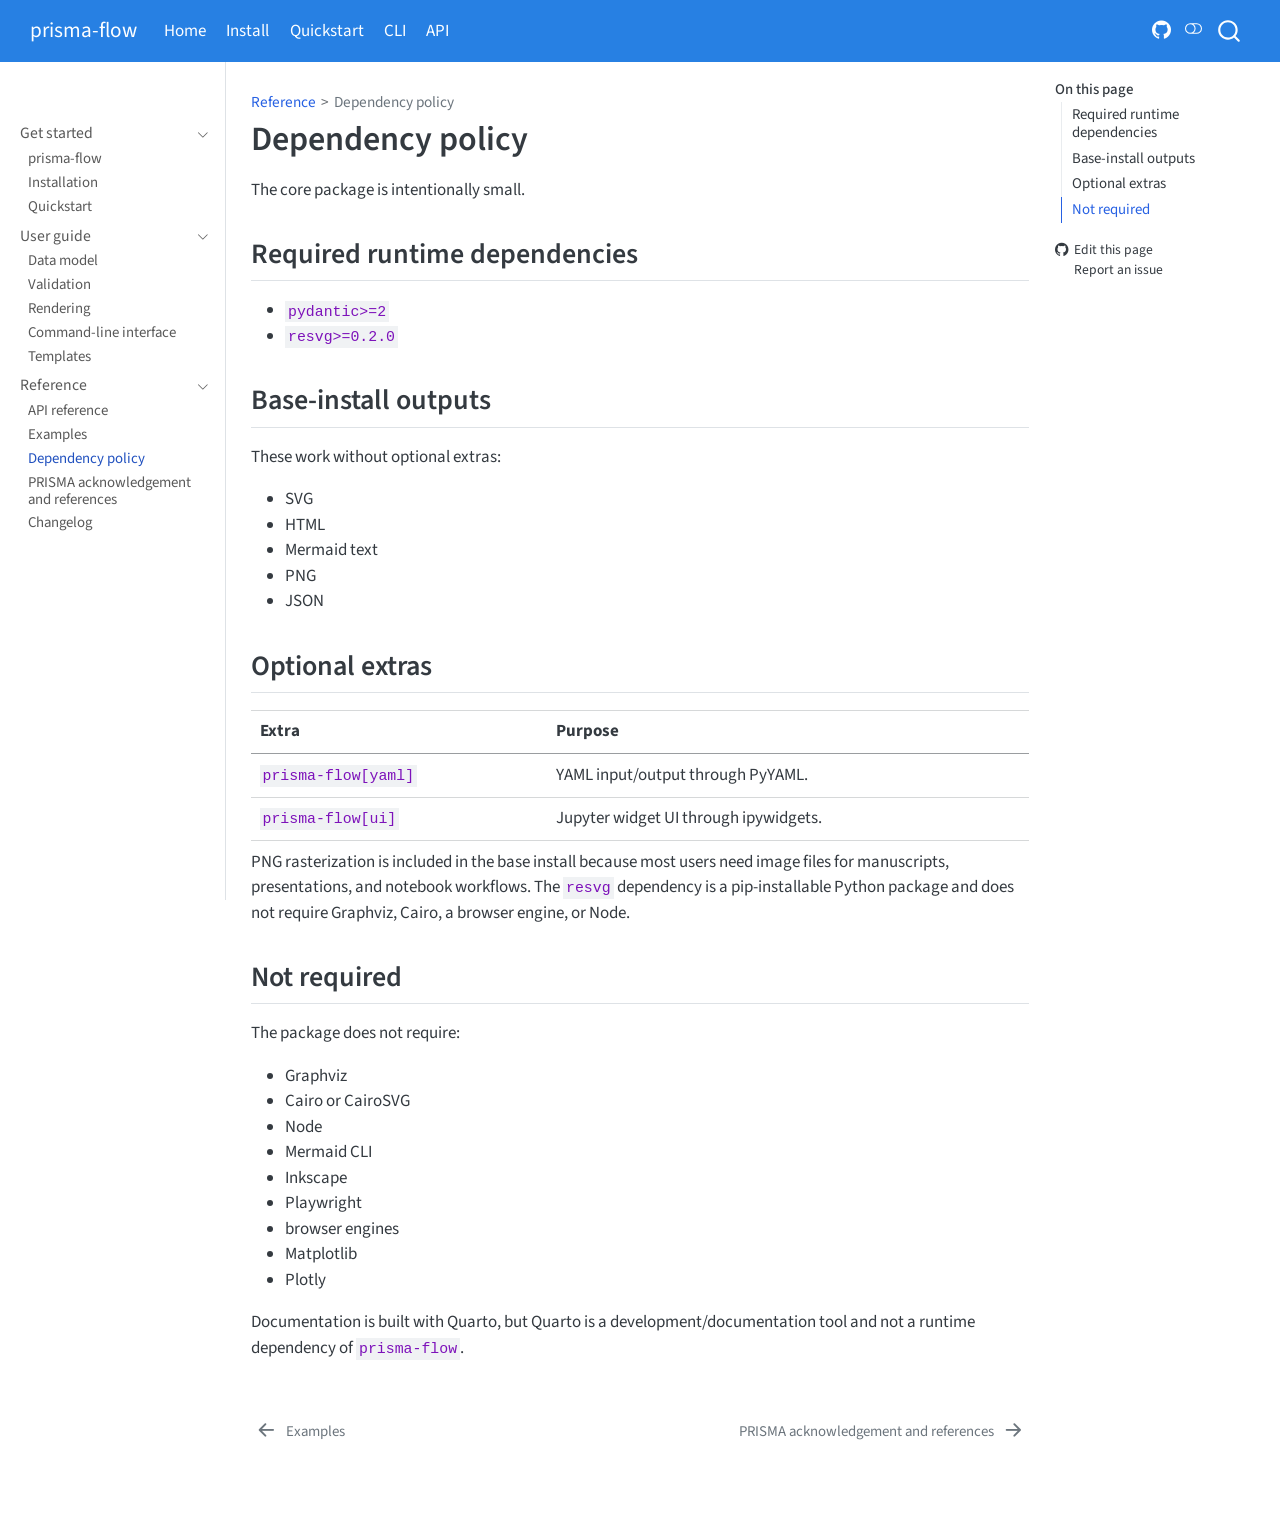
<file: dependency-policy.html>
<!DOCTYPE html>
<html xmlns="http://www.w3.org/1999/xhtml" lang="en" xml:lang="en"><head>

<meta charset="utf-8">
<meta name="generator" content="quarto-1.9.38">

<meta name="viewport" content="width=device-width, initial-scale=1.0, user-scalable=yes">


<title>Dependency policy – prisma-flow</title>
<style>
/* Default styles provided by pandoc.
** See https://pandoc.org/MANUAL.html#variables-for-html for config info.
*/
code{white-space: pre-wrap;}
span.smallcaps{font-variant: small-caps;}
div.columns{display: flex; gap: min(4vw, 1.5em);}
div.column{flex: auto; overflow-x: auto;}
div.hanging-indent{margin-left: 1.5em; text-indent: -1.5em;}
ul.task-list{list-style: none;}
ul.task-list li input[type="checkbox"] {
  width: 0.8em;
  margin: 0 0.8em 0.2em -1em; /* quarto-specific, see https://github.com/quarto-dev/quarto-cli/issues/4556 */ 
  vertical-align: middle;
}
</style>


<script src="site_libs/quarto-nav/quarto-nav.js"></script>
<script src="site_libs/quarto-nav/headroom.min.js"></script>
<script src="site_libs/clipboard/clipboard.min.js"></script>
<script src="site_libs/quarto-search/autocomplete.umd.js"></script>
<script src="site_libs/quarto-search/fuse.min.js"></script>
<script src="site_libs/quarto-search/quarto-search.js"></script>
<meta name="quarto:offset" content="./">
<link href="./references.html" rel="next">
<link href="./examples.html" rel="prev">
<script src="site_libs/quarto-html/quarto.js" type="module"></script>
<script src="site_libs/quarto-html/tabsets/tabsets.js" type="module"></script>
<script src="site_libs/quarto-html/popper.min.js"></script>
<script src="site_libs/quarto-html/tippy.umd.min.js"></script>
<script src="site_libs/quarto-html/anchor.min.js"></script>
<link href="site_libs/quarto-html/tippy.css" rel="stylesheet">
<link href="site_libs/quarto-html/quarto-syntax-highlighting-15634bcf2e68342d4ad2dfa704d543f6.css" rel="stylesheet" class="quarto-color-scheme" id="quarto-text-highlighting-styles">
<link href="site_libs/quarto-html/quarto-syntax-highlighting-dark-0a6b7249c26820e032cb0bd839ff02b1.css" rel="stylesheet" class="quarto-color-scheme quarto-color-alternate" id="quarto-text-highlighting-styles">
<link href="site_libs/quarto-html/quarto-syntax-highlighting-15634bcf2e68342d4ad2dfa704d543f6.css" rel="stylesheet" class="quarto-color-scheme-extra" id="quarto-text-highlighting-styles">
<script src="site_libs/bootstrap/bootstrap.min.js"></script>
<link href="site_libs/bootstrap/bootstrap-icons.css" rel="stylesheet">
<link href="site_libs/bootstrap/bootstrap-2d0ba0525d8e1c92213e3022d4d0771f.min.css" rel="stylesheet" append-hash="true" class="quarto-color-scheme" id="quarto-bootstrap" data-mode="light">
<link href="site_libs/bootstrap/bootstrap-dark-7a20ddddd3cbbfe429efc5f4f4f92fe7.min.css" rel="stylesheet" append-hash="true" class="quarto-color-scheme quarto-color-alternate" id="quarto-bootstrap" data-mode="dark">
<link href="site_libs/bootstrap/bootstrap-2d0ba0525d8e1c92213e3022d4d0771f.min.css" rel="stylesheet" append-hash="true" class="quarto-color-scheme-extra" id="quarto-bootstrap" data-mode="light">
<script id="quarto-search-options" type="application/json">{
  "location": "navbar",
  "copy-button": false,
  "collapse-after": 3,
  "panel-placement": "end",
  "type": "overlay",
  "limit": 50,
  "keyboard-shortcut": [
    "f",
    "/",
    "s"
  ],
  "show-item-context": false,
  "language": {
    "search-no-results-text": "No results",
    "search-matching-documents-text": "matching documents",
    "search-copy-link-title": "Copy link to search",
    "search-hide-matches-text": "Hide additional matches",
    "search-more-match-text": "more match in this document",
    "search-more-matches-text": "more matches in this document",
    "search-clear-button-title": "Clear",
    "search-text-placeholder": "",
    "search-detached-cancel-button-title": "Cancel",
    "search-submit-button-title": "Submit",
    "search-label": "Search"
  }
}</script>


<link rel="stylesheet" href="styles.css">
</head>

<body class="nav-sidebar docked nav-fixed quarto-light"><script id="quarto-html-before-body" type="application/javascript">
    const toggleBodyColorMode = (bsSheetEl) => {
      const mode = bsSheetEl.getAttribute("data-mode");
      const bodyEl = window.document.querySelector("body");
      if (mode === "dark") {
        bodyEl.classList.add("quarto-dark");
        bodyEl.classList.remove("quarto-light");
      } else {
        bodyEl.classList.add("quarto-light");
        bodyEl.classList.remove("quarto-dark");
      }
    }
    const toggleBodyColorPrimary = () => {
      const bsSheetEl = window.document.querySelector("link#quarto-bootstrap:not([rel=disabled-stylesheet])");
      if (bsSheetEl) {
        toggleBodyColorMode(bsSheetEl);
      }
    }
    const setColorSchemeToggle = (alternate) => {
      const toggles = window.document.querySelectorAll('.quarto-color-scheme-toggle');
      for (let i=0; i < toggles.length; i++) {
        const toggle = toggles[i];
        if (toggle) {
          if (alternate) {
            toggle.classList.add("alternate");
          } else {
            toggle.classList.remove("alternate");
          }
        }
      }
    };
    const toggleColorMode = (alternate) => {
      // Switch the stylesheets
      const primaryStylesheets = window.document.querySelectorAll('link.quarto-color-scheme:not(.quarto-color-alternate)');
      const alternateStylesheets = window.document.querySelectorAll('link.quarto-color-scheme.quarto-color-alternate');
      manageTransitions('#quarto-margin-sidebar .nav-link', false);
      if (alternate) {
        // note: dark is layered on light, we don't disable primary!
        enableStylesheet(alternateStylesheets);
        for (const sheetNode of alternateStylesheets) {
          if (sheetNode.id === "quarto-bootstrap") {
            toggleBodyColorMode(sheetNode);
          }
        }
      } else {
        disableStylesheet(alternateStylesheets);
        enableStylesheet(primaryStylesheets)
        toggleBodyColorPrimary();
      }
      manageTransitions('#quarto-margin-sidebar .nav-link', true);
      // Switch the toggles
      setColorSchemeToggle(alternate)
      // Hack to workaround the fact that safari doesn't
      // properly recolor the scrollbar when toggling (#1455)
      if (navigator.userAgent.indexOf('Safari') > 0 && navigator.userAgent.indexOf('Chrome') == -1) {
        manageTransitions("body", false);
        window.scrollTo(0, 1);
        setTimeout(() => {
          window.scrollTo(0, 0);
          manageTransitions("body", true);
        }, 40);
      }
    }
    const disableStylesheet = (stylesheets) => {
      for (let i=0; i < stylesheets.length; i++) {
        const stylesheet = stylesheets[i];
        stylesheet.rel = 'disabled-stylesheet';
      }
    }
    const enableStylesheet = (stylesheets) => {
      for (let i=0; i < stylesheets.length; i++) {
        const stylesheet = stylesheets[i];
        if(stylesheet.rel !== 'stylesheet') { // for Chrome, which will still FOUC without this check
          stylesheet.rel = 'stylesheet';
        }
      }
    }
    const manageTransitions = (selector, allowTransitions) => {
      const els = window.document.querySelectorAll(selector);
      for (let i=0; i < els.length; i++) {
        const el = els[i];
        if (allowTransitions) {
          el.classList.remove('notransition');
        } else {
          el.classList.add('notransition');
        }
      }
    }
    const isFileUrl = () => {
      return window.location.protocol === 'file:';
    }
    const hasAlternateSentinel = () => {
      let styleSentinel = getColorSchemeSentinel();
      if (styleSentinel !== null) {
        return styleSentinel === "alternate";
      } else {
        return false;
      }
    }
    const setStyleSentinel = (alternate) => {
      const value = alternate ? "alternate" : "default";
      if (!isFileUrl()) {
        window.localStorage.setItem("quarto-color-scheme", value);
      } else {
        localAlternateSentinel = value;
      }
    }
    const getColorSchemeSentinel = () => {
      if (!isFileUrl()) {
        const storageValue = window.localStorage.getItem("quarto-color-scheme");
        return storageValue != null ? storageValue : localAlternateSentinel;
      } else {
        return localAlternateSentinel;
      }
    }
    const toggleGiscusIfUsed = (isAlternate, darkModeDefault) => {
      const baseTheme = document.querySelector('#giscus-base-theme')?.value ?? 'light';
      const alternateTheme = document.querySelector('#giscus-alt-theme')?.value ?? 'dark';
      let newTheme = '';
      if(authorPrefersDark) {
        newTheme = isAlternate ? baseTheme : alternateTheme;
      } else {
        newTheme = isAlternate ? alternateTheme : baseTheme;
      }
      const changeGiscusTheme = () => {
        // From: https://github.com/giscus/giscus/issues/336
        const sendMessage = (message) => {
          const iframe = document.querySelector('iframe.giscus-frame');
          if (!iframe) return;
          iframe.contentWindow.postMessage({ giscus: message }, 'https://giscus.app');
        }
        sendMessage({
          setConfig: {
            theme: newTheme
          }
        });
      }
      const isGiscussLoaded = window.document.querySelector('iframe.giscus-frame') !== null;
      if (isGiscussLoaded) {
        changeGiscusTheme();
      }
    };
    const authorPrefersDark = false;
    const darkModeDefault = authorPrefersDark;
      document.querySelector('link#quarto-text-highlighting-styles.quarto-color-scheme-extra').rel = 'disabled-stylesheet';
      document.querySelector('link#quarto-bootstrap.quarto-color-scheme-extra').rel = 'disabled-stylesheet';
    let localAlternateSentinel = darkModeDefault ? 'alternate' : 'default';
    // Dark / light mode switch
    window.quartoToggleColorScheme = () => {
      // Read the current dark / light value
      let toAlternate = !hasAlternateSentinel();
      toggleColorMode(toAlternate);
      setStyleSentinel(toAlternate);
      toggleGiscusIfUsed(toAlternate, darkModeDefault);
      window.dispatchEvent(new Event('resize'));
    };
    // Switch to dark mode if need be
    if (hasAlternateSentinel()) {
      toggleColorMode(true);
    } else {
      toggleColorMode(false);
    }
  </script>

<div id="quarto-search-results"></div>
  <header id="quarto-header" class="headroom fixed-top">
    <nav class="navbar navbar-expand-lg " data-bs-theme="dark">
      <div class="navbar-container container-fluid">
      <div class="navbar-brand-container mx-auto">
    <a class="navbar-brand" href="./index.html">
    <span class="navbar-title">prisma-flow</span>
    </a>
  </div>
            <div id="quarto-search" class="" title="Search"></div>
          <button class="navbar-toggler" type="button" data-bs-toggle="collapse" data-bs-target="#navbarCollapse" aria-controls="navbarCollapse" role="menu" aria-expanded="false" aria-label="Toggle navigation" onclick="if (window.quartoToggleHeadroom) { window.quartoToggleHeadroom(); }">
  <span class="navbar-toggler-icon"></span>
</button>
          <div class="collapse navbar-collapse" id="navbarCollapse">
            <ul class="navbar-nav navbar-nav-scroll me-auto">
  <li class="nav-item">
    <a class="nav-link active" href="./index.html" aria-current="page"> 
<span class="menu-text">Home</span></a>
  </li>  
  <li class="nav-item">
    <a class="nav-link" href="./installation.html"> 
<span class="menu-text">Install</span></a>
  </li>  
  <li class="nav-item">
    <a class="nav-link" href="./quickstart.html"> 
<span class="menu-text">Quickstart</span></a>
  </li>  
  <li class="nav-item">
    <a class="nav-link" href="./cli.html"> 
<span class="menu-text">CLI</span></a>
  </li>  
  <li class="nav-item">
    <a class="nav-link" href="./api.html"> 
<span class="menu-text">API</span></a>
  </li>  
</ul>
            <ul class="navbar-nav navbar-nav-scroll ms-auto">
  <li class="nav-item compact">
    <a class="nav-link" href="https://github.com/osl-incubator/prisma-flow"> <i class="bi bi-github" role="img" aria-label="GitHub repository">
</i> 
<span class="menu-text"></span></a>
  </li>  
</ul>
          </div> <!-- /navcollapse -->
            <div class="quarto-navbar-tools">
  <a href="" class="quarto-color-scheme-toggle quarto-navigation-tool  px-1" onclick="window.quartoToggleColorScheme(); return false;" title="Toggle dark mode"><i class="bi"></i></a>
</div>
      </div> <!-- /container-fluid -->
    </nav>
  <nav class="quarto-secondary-nav">
    <div class="container-fluid d-flex">
      <button type="button" class="quarto-btn-toggle btn" data-bs-toggle="collapse" role="button" data-bs-target=".quarto-sidebar-collapse-item" aria-controls="quarto-sidebar" aria-expanded="false" aria-label="Toggle sidebar navigation" onclick="if (window.quartoToggleHeadroom) { window.quartoToggleHeadroom(); }">
        <i class="bi bi-layout-text-sidebar-reverse"></i>
      </button>
        <nav class="quarto-page-breadcrumbs" aria-label="breadcrumb"><ol class="breadcrumb"><li class="breadcrumb-item"><a href="./api.html">Reference</a></li><li class="breadcrumb-item"><a href="./dependency-policy.html">Dependency policy</a></li></ol></nav>
        <a class="flex-grow-1" role="navigation" data-bs-toggle="collapse" data-bs-target=".quarto-sidebar-collapse-item" aria-controls="quarto-sidebar" aria-expanded="false" aria-label="Toggle sidebar navigation" onclick="if (window.quartoToggleHeadroom) { window.quartoToggleHeadroom(); }">      
        </a>
      <button type="button" class="btn quarto-search-button" aria-label="Search" onclick="window.quartoOpenSearch();">
        <i class="bi bi-search"></i>
      </button>
    </div>
  </nav>
</header>
<!-- content -->
<div id="quarto-content" class="quarto-container page-columns page-rows-contents page-layout-article page-navbar">
<!-- sidebar -->
  <nav id="quarto-sidebar" class="sidebar collapse collapse-horizontal quarto-sidebar-collapse-item sidebar-navigation docked overflow-auto">
        <div class="mt-2 flex-shrink-0 align-items-center">
        <div class="sidebar-search">
        <div id="quarto-search" class="" title="Search"></div>
        </div>
        </div>
    <div class="sidebar-menu-container"> 
    <ul class="list-unstyled mt-1">
        <li class="sidebar-item sidebar-item-section">
      <div class="sidebar-item-container"> 
            <a class="sidebar-item-text sidebar-link text-start" data-bs-toggle="collapse" data-bs-target="#quarto-sidebar-section-1" role="navigation" aria-expanded="true">
 <span class="menu-text">Get started</span></a>
          <a class="sidebar-item-toggle text-start" data-bs-toggle="collapse" data-bs-target="#quarto-sidebar-section-1" role="navigation" aria-expanded="true" aria-label="Toggle section">
            <i class="bi bi-chevron-right ms-2"></i>
          </a> 
      </div>
      <ul id="quarto-sidebar-section-1" class="collapse list-unstyled sidebar-section depth1 show">  
          <li class="sidebar-item">
  <div class="sidebar-item-container"> 
  <a href="./index.html" class="sidebar-item-text sidebar-link">
 <span class="menu-text">prisma-flow</span></a>
  </div>
</li>
          <li class="sidebar-item">
  <div class="sidebar-item-container"> 
  <a href="./installation.html" class="sidebar-item-text sidebar-link">
 <span class="menu-text">Installation</span></a>
  </div>
</li>
          <li class="sidebar-item">
  <div class="sidebar-item-container"> 
  <a href="./quickstart.html" class="sidebar-item-text sidebar-link">
 <span class="menu-text">Quickstart</span></a>
  </div>
</li>
      </ul>
  </li>
        <li class="sidebar-item sidebar-item-section">
      <div class="sidebar-item-container"> 
            <a class="sidebar-item-text sidebar-link text-start" data-bs-toggle="collapse" data-bs-target="#quarto-sidebar-section-2" role="navigation" aria-expanded="true">
 <span class="menu-text">User guide</span></a>
          <a class="sidebar-item-toggle text-start" data-bs-toggle="collapse" data-bs-target="#quarto-sidebar-section-2" role="navigation" aria-expanded="true" aria-label="Toggle section">
            <i class="bi bi-chevron-right ms-2"></i>
          </a> 
      </div>
      <ul id="quarto-sidebar-section-2" class="collapse list-unstyled sidebar-section depth1 show">  
          <li class="sidebar-item">
  <div class="sidebar-item-container"> 
  <a href="./data-model.html" class="sidebar-item-text sidebar-link">
 <span class="menu-text">Data model</span></a>
  </div>
</li>
          <li class="sidebar-item">
  <div class="sidebar-item-container"> 
  <a href="./validation.html" class="sidebar-item-text sidebar-link">
 <span class="menu-text">Validation</span></a>
  </div>
</li>
          <li class="sidebar-item">
  <div class="sidebar-item-container"> 
  <a href="./rendering.html" class="sidebar-item-text sidebar-link">
 <span class="menu-text">Rendering</span></a>
  </div>
</li>
          <li class="sidebar-item">
  <div class="sidebar-item-container"> 
  <a href="./cli.html" class="sidebar-item-text sidebar-link">
 <span class="menu-text">Command-line interface</span></a>
  </div>
</li>
          <li class="sidebar-item">
  <div class="sidebar-item-container"> 
  <a href="./templates.html" class="sidebar-item-text sidebar-link">
 <span class="menu-text">Templates</span></a>
  </div>
</li>
      </ul>
  </li>
        <li class="sidebar-item sidebar-item-section">
      <div class="sidebar-item-container"> 
            <a class="sidebar-item-text sidebar-link text-start" data-bs-toggle="collapse" data-bs-target="#quarto-sidebar-section-3" role="navigation" aria-expanded="true">
 <span class="menu-text">Reference</span></a>
          <a class="sidebar-item-toggle text-start" data-bs-toggle="collapse" data-bs-target="#quarto-sidebar-section-3" role="navigation" aria-expanded="true" aria-label="Toggle section">
            <i class="bi bi-chevron-right ms-2"></i>
          </a> 
      </div>
      <ul id="quarto-sidebar-section-3" class="collapse list-unstyled sidebar-section depth1 show">  
          <li class="sidebar-item">
  <div class="sidebar-item-container"> 
  <a href="./api.html" class="sidebar-item-text sidebar-link">
 <span class="menu-text">API reference</span></a>
  </div>
</li>
          <li class="sidebar-item">
  <div class="sidebar-item-container"> 
  <a href="./examples.html" class="sidebar-item-text sidebar-link">
 <span class="menu-text">Examples</span></a>
  </div>
</li>
          <li class="sidebar-item">
  <div class="sidebar-item-container"> 
  <a href="./dependency-policy.html" class="sidebar-item-text sidebar-link active">
 <span class="menu-text">Dependency policy</span></a>
  </div>
</li>
          <li class="sidebar-item">
  <div class="sidebar-item-container"> 
  <a href="./references.html" class="sidebar-item-text sidebar-link">
 <span class="menu-text">PRISMA acknowledgement and references</span></a>
  </div>
</li>
          <li class="sidebar-item">
  <div class="sidebar-item-container"> 
  <a href="./changelog.html" class="sidebar-item-text sidebar-link">
 <span class="menu-text">Changelog</span></a>
  </div>
</li>
      </ul>
  </li>
    </ul>
    </div>
</nav>
<div id="quarto-sidebar-glass" class="quarto-sidebar-collapse-item" data-bs-toggle="collapse" data-bs-target=".quarto-sidebar-collapse-item"></div>
<!-- margin-sidebar -->
    <div id="quarto-margin-sidebar" class="sidebar margin-sidebar">
        <nav id="TOC" role="doc-toc" class="toc-active">
    <h2 id="toc-title">On this page</h2>
   
  <ul>
  <li><a href="#required-runtime-dependencies" id="toc-required-runtime-dependencies" class="nav-link active" data-scroll-target="#required-runtime-dependencies">Required runtime dependencies</a></li>
  <li><a href="#base-install-outputs" id="toc-base-install-outputs" class="nav-link" data-scroll-target="#base-install-outputs">Base-install outputs</a></li>
  <li><a href="#optional-extras" id="toc-optional-extras" class="nav-link" data-scroll-target="#optional-extras">Optional extras</a></li>
  <li><a href="#not-required" id="toc-not-required" class="nav-link" data-scroll-target="#not-required">Not required</a></li>
  </ul>
<div class="toc-actions"><ul><li><a href="https://github.com/osl-incubator/prisma-flow/edit/main/dependency-policy.qmd" class="toc-action"><i class="bi bi-github"></i>Edit this page</a></li><li><a href="https://github.com/osl-incubator/prisma-flow/issues/new" class="toc-action"><i class="bi empty"></i>Report an issue</a></li></ul></div></nav>
    </div>
<!-- main -->
<main class="content" id="quarto-document-content">


<header id="title-block-header" class="quarto-title-block default"><nav class="quarto-page-breadcrumbs quarto-title-breadcrumbs d-none d-lg-block" aria-label="breadcrumb"><ol class="breadcrumb"><li class="breadcrumb-item"><a href="./api.html">Reference</a></li><li class="breadcrumb-item"><a href="./dependency-policy.html">Dependency policy</a></li></ol></nav>
<div class="quarto-title">
<h1 class="title">Dependency policy</h1>
</div>



<div class="quarto-title-meta">

    
  
    
  </div>
  


</header>


<p>The core package is intentionally small.</p>
<section id="required-runtime-dependencies" class="level2">
<h2 class="anchored" data-anchor-id="required-runtime-dependencies">Required runtime dependencies</h2>
<ul>
<li><code>pydantic&gt;=2</code></li>
<li><code>resvg&gt;=0.2.0</code></li>
</ul>
</section>
<section id="base-install-outputs" class="level2">
<h2 class="anchored" data-anchor-id="base-install-outputs">Base-install outputs</h2>
<p>These work without optional extras:</p>
<ul>
<li>SVG</li>
<li>HTML</li>
<li>Mermaid text</li>
<li>PNG</li>
<li>JSON</li>
</ul>
</section>
<section id="optional-extras" class="level2">
<h2 class="anchored" data-anchor-id="optional-extras">Optional extras</h2>
<table class="caption-top table">
<thead>
<tr class="header">
<th>Extra</th>
<th>Purpose</th>
</tr>
</thead>
<tbody>
<tr class="odd">
<td><code>prisma-flow[yaml]</code></td>
<td>YAML input/output through PyYAML.</td>
</tr>
<tr class="even">
<td><code>prisma-flow[ui]</code></td>
<td>Jupyter widget UI through ipywidgets.</td>
</tr>
</tbody>
</table>
<p>PNG rasterization is included in the base install because most users need image files for manuscripts, presentations, and notebook workflows. The <code>resvg</code> dependency is a pip-installable Python package and does not require Graphviz, Cairo, a browser engine, or Node.</p>
</section>
<section id="not-required" class="level2">
<h2 class="anchored" data-anchor-id="not-required">Not required</h2>
<p>The package does not require:</p>
<ul>
<li>Graphviz</li>
<li>Cairo or CairoSVG</li>
<li>Node</li>
<li>Mermaid CLI</li>
<li>Inkscape</li>
<li>Playwright</li>
<li>browser engines</li>
<li>Matplotlib</li>
<li>Plotly</li>
</ul>
<p>Documentation is built with Quarto, but Quarto is a development/documentation tool and not a runtime dependency of <code>prisma-flow</code>.</p>


</section>

</main> <!-- /main -->
<script id="quarto-html-after-body" type="application/javascript">
  window.document.addEventListener("DOMContentLoaded", function (event) {
    // Ensure there is a toggle, if there isn't float one in the top right
    if (window.document.querySelector('.quarto-color-scheme-toggle') === null) {
      const a = window.document.createElement('a');
      a.classList.add('top-right');
      a.classList.add('quarto-color-scheme-toggle');
      a.href = "";
      a.onclick = function() { try { window.quartoToggleColorScheme(); } catch {} return false; };
      const i = window.document.createElement("i");
      i.classList.add('bi');
      a.appendChild(i);
      window.document.body.appendChild(a);
    }
    setColorSchemeToggle(hasAlternateSentinel())
    const icon = "";
    const anchorJS = new window.AnchorJS();
    anchorJS.options = {
      placement: 'right',
      icon: icon
    };
    anchorJS.add('.anchored');
    const isCodeAnnotation = (el) => {
      for (const clz of el.classList) {
        if (clz.startsWith('code-annotation-')) {                     
          return true;
        }
      }
      return false;
    }
    const onCopySuccess = function(e) {
      // button target
      const button = e.trigger;
      // don't keep focus
      button.blur();
      // flash "checked"
      button.classList.add('code-copy-button-checked');
      var currentTitle = button.getAttribute("title");
      button.setAttribute("title", "Copied!");
      let tooltip;
      if (window.bootstrap) {
        button.setAttribute("data-bs-toggle", "tooltip");
        button.setAttribute("data-bs-placement", "left");
        button.setAttribute("data-bs-title", "Copied!");
        tooltip = new bootstrap.Tooltip(button, 
          { trigger: "manual", 
            customClass: "code-copy-button-tooltip",
            offset: [0, -8]});
        tooltip.show();    
      }
      setTimeout(function() {
        if (tooltip) {
          tooltip.hide();
          button.removeAttribute("data-bs-title");
          button.removeAttribute("data-bs-toggle");
          button.removeAttribute("data-bs-placement");
        }
        button.setAttribute("title", currentTitle);
        button.classList.remove('code-copy-button-checked');
      }, 1000);
      // clear code selection
      e.clearSelection();
    }
    const getTextToCopy = function(trigger) {
      const outerScaffold = trigger.parentElement.cloneNode(true);
      const codeEl = outerScaffold.querySelector('code');
      for (const childEl of codeEl.children) {
        if (isCodeAnnotation(childEl)) {
          childEl.remove();
        }
      }
      return codeEl.innerText;
    }
    const clipboard = new window.ClipboardJS('.code-copy-button:not([data-in-quarto-modal])', {
      text: getTextToCopy
    });
    clipboard.on('success', onCopySuccess);
    if (window.document.getElementById('quarto-embedded-source-code-modal')) {
      const clipboardModal = new window.ClipboardJS('.code-copy-button[data-in-quarto-modal]', {
        text: getTextToCopy,
        container: window.document.getElementById('quarto-embedded-source-code-modal')
      });
      clipboardModal.on('success', onCopySuccess);
    }
      var localhostRegex = new RegExp(/^(?:http|https):\/\/localhost\:?[0-9]*\//);
      var mailtoRegex = new RegExp(/^mailto:/);
        var filterRegex = new RegExp("https:\/\/osl-incubator\.github\.io\/prisma-flow\/");
      var isInternal = (href) => {
          return filterRegex.test(href) || localhostRegex.test(href) || mailtoRegex.test(href);
      }
      // Inspect non-navigation links and adorn them if external
     var links = window.document.querySelectorAll('a[href]:not(.nav-link):not(.navbar-brand):not(.toc-action):not(.sidebar-link):not(.sidebar-item-toggle):not(.pagination-link):not(.no-external):not([aria-hidden]):not(.dropdown-item):not(.quarto-navigation-tool):not(.about-link)');
      for (var i=0; i<links.length; i++) {
        const link = links[i];
        if (!isInternal(link.href)) {
          // undo the damage that might have been done by quarto-nav.js in the case of
          // links that we want to consider external
          if (link.dataset.originalHref !== undefined) {
            link.href = link.dataset.originalHref;
          }
            // target, if specified
            link.setAttribute("target", "_blank");
            if (link.getAttribute("rel") === null) {
              link.setAttribute("rel", "noopener");
            }
        }
      }
    function tippyHover(el, contentFn, onTriggerFn, onUntriggerFn) {
      const config = {
        allowHTML: true,
        maxWidth: 500,
        delay: 100,
        arrow: false,
        appendTo: function(el) {
            return el.parentElement;
        },
        interactive: true,
        interactiveBorder: 10,
        theme: 'quarto',
        placement: 'bottom-start',
      };
      if (contentFn) {
        config.content = contentFn;
      }
      if (onTriggerFn) {
        config.onTrigger = onTriggerFn;
      }
      if (onUntriggerFn) {
        config.onUntrigger = onUntriggerFn;
      }
      window.tippy(el, config); 
    }
    const noterefs = window.document.querySelectorAll('a[role="doc-noteref"]');
    for (var i=0; i<noterefs.length; i++) {
      const ref = noterefs[i];
      tippyHover(ref, function() {
        // use id or data attribute instead here
        let href = ref.getAttribute('data-footnote-href') || ref.getAttribute('href');
        try { href = new URL(href).hash; } catch {}
        const id = href.replace(/^#\/?/, "");
        const note = window.document.getElementById(id);
        if (note) {
          return note.innerHTML;
        } else {
          return "";
        }
      });
    }
    const xrefs = window.document.querySelectorAll('a.quarto-xref');
    const processXRef = (id, note) => {
      // Strip column container classes
      const stripColumnClz = (el) => {
        el.classList.remove("page-full", "page-columns");
        if (el.children) {
          for (const child of el.children) {
            stripColumnClz(child);
          }
        }
      }
      stripColumnClz(note)
      if (id === null || id.startsWith('sec-')) {
        // Special case sections, only their first couple elements
        const container = document.createElement("div");
        if (note.children && note.children.length > 2) {
          container.appendChild(note.children[0].cloneNode(true));
          for (let i = 1; i < note.children.length; i++) {
            const child = note.children[i];
            if (child.tagName === "P" && child.innerText === "") {
              continue;
            } else {
              container.appendChild(child.cloneNode(true));
              break;
            }
          }
          if (window.Quarto?.typesetMath) {
            window.Quarto.typesetMath(container);
          }
          return container.innerHTML
        } else {
          if (window.Quarto?.typesetMath) {
            window.Quarto.typesetMath(note);
          }
          return note.innerHTML;
        }
      } else {
        // Remove any anchor links if they are present
        const anchorLink = note.querySelector('a.anchorjs-link');
        if (anchorLink) {
          anchorLink.remove();
        }
        if (window.Quarto?.typesetMath) {
          window.Quarto.typesetMath(note);
        }
        if (note.classList.contains("callout")) {
          return note.outerHTML;
        } else {
          return note.innerHTML;
        }
      }
    }
    for (var i=0; i<xrefs.length; i++) {
      const xref = xrefs[i];
      tippyHover(xref, undefined, function(instance) {
        instance.disable();
        let url = xref.getAttribute('href');
        let hash = undefined; 
        if (url.startsWith('#')) {
          hash = url;
        } else {
          try { hash = new URL(url).hash; } catch {}
        }
        if (hash) {
          const id = hash.replace(/^#\/?/, "");
          const note = window.document.getElementById(id);
          if (note !== null) {
            try {
              const html = processXRef(id, note.cloneNode(true));
              instance.setContent(html);
            } finally {
              instance.enable();
              instance.show();
            }
          } else {
            // See if we can fetch this
            fetch(url.split('#')[0])
            .then(res => res.text())
            .then(html => {
              const parser = new DOMParser();
              const htmlDoc = parser.parseFromString(html, "text/html");
              const note = htmlDoc.getElementById(id);
              if (note !== null) {
                const html = processXRef(id, note);
                instance.setContent(html);
              } 
            }).finally(() => {
              instance.enable();
              instance.show();
            });
          }
        } else {
          // See if we can fetch a full url (with no hash to target)
          // This is a special case and we should probably do some content thinning / targeting
          fetch(url)
          .then(res => res.text())
          .then(html => {
            const parser = new DOMParser();
            const htmlDoc = parser.parseFromString(html, "text/html");
            const note = htmlDoc.querySelector('main.content');
            if (note !== null) {
              // This should only happen for chapter cross references
              // (since there is no id in the URL)
              // remove the first header
              if (note.children.length > 0 && note.children[0].tagName === "HEADER") {
                note.children[0].remove();
              }
              const html = processXRef(null, note);
              instance.setContent(html);
            } 
          }).finally(() => {
            instance.enable();
            instance.show();
          });
        }
      }, function(instance) {
      });
    }
        let selectedAnnoteEl;
        const selectorForAnnotation = ( cell, annotation) => {
          let cellAttr = 'data-code-cell="' + cell + '"';
          let lineAttr = 'data-code-annotation="' +  annotation + '"';
          const selector = 'span[' + cellAttr + '][' + lineAttr + ']';
          return selector;
        }
        const selectCodeLines = (annoteEl) => {
          const doc = window.document;
          const targetCell = annoteEl.getAttribute("data-target-cell");
          const targetAnnotation = annoteEl.getAttribute("data-target-annotation");
          const annoteSpan = window.document.querySelector(selectorForAnnotation(targetCell, targetAnnotation));
          const lines = annoteSpan.getAttribute("data-code-lines").split(",");
          const lineIds = lines.map((line) => {
            return targetCell + "-" + line;
          })
          let top = null;
          let height = null;
          let parent = null;
          if (lineIds.length > 0) {
              //compute the position of the single el (top and bottom and make a div)
              const el = window.document.getElementById(lineIds[0]);
              top = el.offsetTop;
              height = el.offsetHeight;
              parent = el.parentElement.parentElement;
            if (lineIds.length > 1) {
              const lastEl = window.document.getElementById(lineIds[lineIds.length - 1]);
              const bottom = lastEl.offsetTop + lastEl.offsetHeight;
              height = bottom - top;
            }
            if (top !== null && height !== null && parent !== null) {
              // cook up a div (if necessary) and position it 
              let div = window.document.getElementById("code-annotation-line-highlight");
              if (div === null) {
                div = window.document.createElement("div");
                div.setAttribute("id", "code-annotation-line-highlight");
                div.style.position = 'absolute';
                parent.appendChild(div);
              }
              div.style.top = top - 2 + "px";
              div.style.height = height + 4 + "px";
              div.style.left = 0;
              let gutterDiv = window.document.getElementById("code-annotation-line-highlight-gutter");
              if (gutterDiv === null) {
                gutterDiv = window.document.createElement("div");
                gutterDiv.setAttribute("id", "code-annotation-line-highlight-gutter");
                gutterDiv.style.position = 'absolute';
                const codeCell = window.document.getElementById(targetCell);
                const gutter = codeCell.querySelector('.code-annotation-gutter');
                gutter.appendChild(gutterDiv);
              }
              gutterDiv.style.top = top - 2 + "px";
              gutterDiv.style.height = height + 4 + "px";
            }
            selectedAnnoteEl = annoteEl;
          }
        };
        const unselectCodeLines = () => {
          const elementsIds = ["code-annotation-line-highlight", "code-annotation-line-highlight-gutter"];
          elementsIds.forEach((elId) => {
            const div = window.document.getElementById(elId);
            if (div) {
              div.remove();
            }
          });
          selectedAnnoteEl = undefined;
        };
          // Handle positioning of the toggle
      window.addEventListener(
        "resize",
        throttle(() => {
          elRect = undefined;
          if (selectedAnnoteEl) {
            selectCodeLines(selectedAnnoteEl);
          }
        }, 10)
      );
      function throttle(fn, ms) {
      let throttle = false;
      let timer;
        return (...args) => {
          if(!throttle) { // first call gets through
              fn.apply(this, args);
              throttle = true;
          } else { // all the others get throttled
              if(timer) clearTimeout(timer); // cancel #2
              timer = setTimeout(() => {
                fn.apply(this, args);
                timer = throttle = false;
              }, ms);
          }
        };
      }
        // Attach click handler to the DT
        const annoteDls = window.document.querySelectorAll('dt[data-target-cell]');
        for (const annoteDlNode of annoteDls) {
          annoteDlNode.addEventListener('click', (event) => {
            const clickedEl = event.target;
            if (clickedEl !== selectedAnnoteEl) {
              unselectCodeLines();
              const activeEl = window.document.querySelector('dt[data-target-cell].code-annotation-active');
              if (activeEl) {
                activeEl.classList.remove('code-annotation-active');
              }
              selectCodeLines(clickedEl);
              clickedEl.classList.add('code-annotation-active');
            } else {
              // Unselect the line
              unselectCodeLines();
              clickedEl.classList.remove('code-annotation-active');
            }
          });
        }
    const findCites = (el) => {
      const parentEl = el.parentElement;
      if (parentEl) {
        const cites = parentEl.dataset.cites;
        if (cites) {
          return {
            el,
            cites: cites.split(' ')
          };
        } else {
          return findCites(el.parentElement)
        }
      } else {
        return undefined;
      }
    };
    var bibliorefs = window.document.querySelectorAll('a[role="doc-biblioref"]');
    for (var i=0; i<bibliorefs.length; i++) {
      const ref = bibliorefs[i];
      const citeInfo = findCites(ref);
      if (citeInfo) {
        tippyHover(citeInfo.el, function() {
          var popup = window.document.createElement('div');
          citeInfo.cites.forEach(function(cite) {
            var citeDiv = window.document.createElement('div');
            citeDiv.classList.add('hanging-indent');
            citeDiv.classList.add('csl-entry');
            var biblioDiv = window.document.getElementById('ref-' + cite);
            if (biblioDiv) {
              citeDiv.innerHTML = biblioDiv.innerHTML;
            }
            popup.appendChild(citeDiv);
          });
          return popup.innerHTML;
        });
      }
    }
  });
  </script>
<nav class="page-navigation">
  <div class="nav-page nav-page-previous">
      <a href="./examples.html" class="pagination-link" aria-label="Examples">
        <i class="bi bi-arrow-left-short"></i> <span class="nav-page-text">Examples</span>
      </a>          
  </div>
  <div class="nav-page nav-page-next">
      <a href="./references.html" class="pagination-link" aria-label="PRISMA acknowledgement and references">
        <span class="nav-page-text">PRISMA acknowledgement and references</span> <i class="bi bi-arrow-right-short"></i>
      </a>
  </div>
</nav>
</div> <!-- /content -->




<footer class="footer"><div class="nav-footer"><div class="nav-footer-center"><div class="toc-actions d-sm-block d-md-none"><ul><li><a href="https://github.com/osl-incubator/prisma-flow/edit/main/dependency-policy.qmd" class="toc-action"><i class="bi bi-github"></i>Edit this page</a></li><li><a href="https://github.com/osl-incubator/prisma-flow/issues/new" class="toc-action"><i class="bi empty"></i>Report an issue</a></li></ul></div></div></div></footer></body></html>
</file>
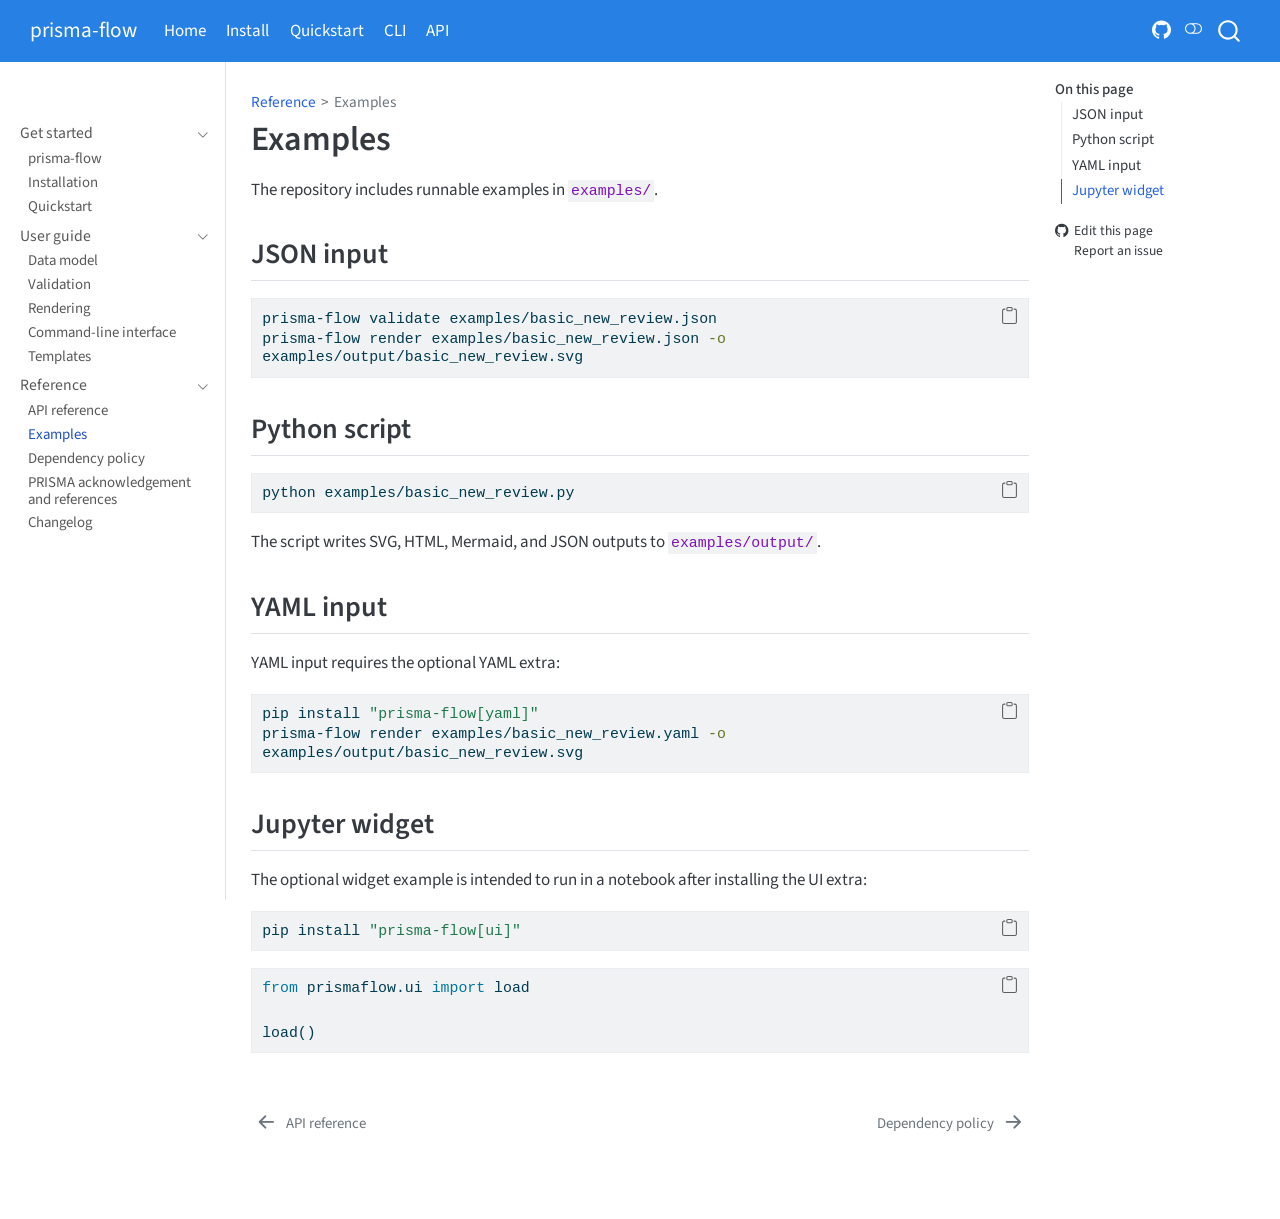
<file: examples.html>
<!DOCTYPE html>
<html xmlns="http://www.w3.org/1999/xhtml" lang="en" xml:lang="en"><head>

<meta charset="utf-8">
<meta name="generator" content="quarto-1.9.38">

<meta name="viewport" content="width=device-width, initial-scale=1.0, user-scalable=yes">


<title>Examples – prisma-flow</title>
<style>
/* Default styles provided by pandoc.
** See https://pandoc.org/MANUAL.html#variables-for-html for config info.
*/
code{white-space: pre-wrap;}
span.smallcaps{font-variant: small-caps;}
div.columns{display: flex; gap: min(4vw, 1.5em);}
div.column{flex: auto; overflow-x: auto;}
div.hanging-indent{margin-left: 1.5em; text-indent: -1.5em;}
ul.task-list{list-style: none;}
ul.task-list li input[type="checkbox"] {
  width: 0.8em;
  margin: 0 0.8em 0.2em -1em; /* quarto-specific, see https://github.com/quarto-dev/quarto-cli/issues/4556 */ 
  vertical-align: middle;
}
/* CSS for syntax highlighting */
html { -webkit-text-size-adjust: 100%; }
pre > code.sourceCode { white-space: pre; position: relative; }
pre > code.sourceCode > span { display: inline-block; line-height: 1.25; }
pre > code.sourceCode > span:empty { height: 1.2em; }
.sourceCode { overflow: visible; }
code.sourceCode > span { color: inherit; text-decoration: inherit; }
div.sourceCode { margin: 1em 0; }
pre.sourceCode { margin: 0; }
@media screen {
div.sourceCode { overflow: auto; }
}
@media print {
pre > code.sourceCode { white-space: pre-wrap; }
pre > code.sourceCode > span { text-indent: -5em; padding-left: 5em; }
}
pre.numberSource code
  { counter-reset: source-line 0; }
pre.numberSource code > span
  { position: relative; left: -4em; counter-increment: source-line; }
pre.numberSource code > span > a:first-child::before
  { content: counter(source-line);
    position: relative; left: -1em; text-align: right; vertical-align: baseline;
    border: none; display: inline-block;
    -webkit-touch-callout: none; -webkit-user-select: none;
    -khtml-user-select: none; -moz-user-select: none;
    -ms-user-select: none; user-select: none;
    padding: 0 4px; width: 4em;
  }
pre.numberSource { margin-left: 3em;  padding-left: 4px; }
div.sourceCode
  {   }
@media screen {
pre > code.sourceCode > span > a:first-child::before { text-decoration: underline; }
}
</style>


<script src="site_libs/quarto-nav/quarto-nav.js"></script>
<script src="site_libs/quarto-nav/headroom.min.js"></script>
<script src="site_libs/clipboard/clipboard.min.js"></script>
<script src="site_libs/quarto-search/autocomplete.umd.js"></script>
<script src="site_libs/quarto-search/fuse.min.js"></script>
<script src="site_libs/quarto-search/quarto-search.js"></script>
<meta name="quarto:offset" content="./">
<link href="./dependency-policy.html" rel="next">
<link href="./api.html" rel="prev">
<script src="site_libs/quarto-html/quarto.js" type="module"></script>
<script src="site_libs/quarto-html/tabsets/tabsets.js" type="module"></script>
<script src="site_libs/quarto-html/popper.min.js"></script>
<script src="site_libs/quarto-html/tippy.umd.min.js"></script>
<script src="site_libs/quarto-html/anchor.min.js"></script>
<link href="site_libs/quarto-html/tippy.css" rel="stylesheet">
<link href="site_libs/quarto-html/quarto-syntax-highlighting-15634bcf2e68342d4ad2dfa704d543f6.css" rel="stylesheet" class="quarto-color-scheme" id="quarto-text-highlighting-styles">
<link href="site_libs/quarto-html/quarto-syntax-highlighting-dark-0a6b7249c26820e032cb0bd839ff02b1.css" rel="stylesheet" class="quarto-color-scheme quarto-color-alternate" id="quarto-text-highlighting-styles">
<link href="site_libs/quarto-html/quarto-syntax-highlighting-15634bcf2e68342d4ad2dfa704d543f6.css" rel="stylesheet" class="quarto-color-scheme-extra" id="quarto-text-highlighting-styles">
<script src="site_libs/bootstrap/bootstrap.min.js"></script>
<link href="site_libs/bootstrap/bootstrap-icons.css" rel="stylesheet">
<link href="site_libs/bootstrap/bootstrap-2d0ba0525d8e1c92213e3022d4d0771f.min.css" rel="stylesheet" append-hash="true" class="quarto-color-scheme" id="quarto-bootstrap" data-mode="light">
<link href="site_libs/bootstrap/bootstrap-dark-7a20ddddd3cbbfe429efc5f4f4f92fe7.min.css" rel="stylesheet" append-hash="true" class="quarto-color-scheme quarto-color-alternate" id="quarto-bootstrap" data-mode="dark">
<link href="site_libs/bootstrap/bootstrap-2d0ba0525d8e1c92213e3022d4d0771f.min.css" rel="stylesheet" append-hash="true" class="quarto-color-scheme-extra" id="quarto-bootstrap" data-mode="light">
<script id="quarto-search-options" type="application/json">{
  "location": "navbar",
  "copy-button": false,
  "collapse-after": 3,
  "panel-placement": "end",
  "type": "overlay",
  "limit": 50,
  "keyboard-shortcut": [
    "f",
    "/",
    "s"
  ],
  "show-item-context": false,
  "language": {
    "search-no-results-text": "No results",
    "search-matching-documents-text": "matching documents",
    "search-copy-link-title": "Copy link to search",
    "search-hide-matches-text": "Hide additional matches",
    "search-more-match-text": "more match in this document",
    "search-more-matches-text": "more matches in this document",
    "search-clear-button-title": "Clear",
    "search-text-placeholder": "",
    "search-detached-cancel-button-title": "Cancel",
    "search-submit-button-title": "Submit",
    "search-label": "Search"
  }
}</script>


<link rel="stylesheet" href="styles.css">
</head>

<body class="nav-sidebar docked nav-fixed quarto-light"><script id="quarto-html-before-body" type="application/javascript">
    const toggleBodyColorMode = (bsSheetEl) => {
      const mode = bsSheetEl.getAttribute("data-mode");
      const bodyEl = window.document.querySelector("body");
      if (mode === "dark") {
        bodyEl.classList.add("quarto-dark");
        bodyEl.classList.remove("quarto-light");
      } else {
        bodyEl.classList.add("quarto-light");
        bodyEl.classList.remove("quarto-dark");
      }
    }
    const toggleBodyColorPrimary = () => {
      const bsSheetEl = window.document.querySelector("link#quarto-bootstrap:not([rel=disabled-stylesheet])");
      if (bsSheetEl) {
        toggleBodyColorMode(bsSheetEl);
      }
    }
    const setColorSchemeToggle = (alternate) => {
      const toggles = window.document.querySelectorAll('.quarto-color-scheme-toggle');
      for (let i=0; i < toggles.length; i++) {
        const toggle = toggles[i];
        if (toggle) {
          if (alternate) {
            toggle.classList.add("alternate");
          } else {
            toggle.classList.remove("alternate");
          }
        }
      }
    };
    const toggleColorMode = (alternate) => {
      // Switch the stylesheets
      const primaryStylesheets = window.document.querySelectorAll('link.quarto-color-scheme:not(.quarto-color-alternate)');
      const alternateStylesheets = window.document.querySelectorAll('link.quarto-color-scheme.quarto-color-alternate');
      manageTransitions('#quarto-margin-sidebar .nav-link', false);
      if (alternate) {
        // note: dark is layered on light, we don't disable primary!
        enableStylesheet(alternateStylesheets);
        for (const sheetNode of alternateStylesheets) {
          if (sheetNode.id === "quarto-bootstrap") {
            toggleBodyColorMode(sheetNode);
          }
        }
      } else {
        disableStylesheet(alternateStylesheets);
        enableStylesheet(primaryStylesheets)
        toggleBodyColorPrimary();
      }
      manageTransitions('#quarto-margin-sidebar .nav-link', true);
      // Switch the toggles
      setColorSchemeToggle(alternate)
      // Hack to workaround the fact that safari doesn't
      // properly recolor the scrollbar when toggling (#1455)
      if (navigator.userAgent.indexOf('Safari') > 0 && navigator.userAgent.indexOf('Chrome') == -1) {
        manageTransitions("body", false);
        window.scrollTo(0, 1);
        setTimeout(() => {
          window.scrollTo(0, 0);
          manageTransitions("body", true);
        }, 40);
      }
    }
    const disableStylesheet = (stylesheets) => {
      for (let i=0; i < stylesheets.length; i++) {
        const stylesheet = stylesheets[i];
        stylesheet.rel = 'disabled-stylesheet';
      }
    }
    const enableStylesheet = (stylesheets) => {
      for (let i=0; i < stylesheets.length; i++) {
        const stylesheet = stylesheets[i];
        if(stylesheet.rel !== 'stylesheet') { // for Chrome, which will still FOUC without this check
          stylesheet.rel = 'stylesheet';
        }
      }
    }
    const manageTransitions = (selector, allowTransitions) => {
      const els = window.document.querySelectorAll(selector);
      for (let i=0; i < els.length; i++) {
        const el = els[i];
        if (allowTransitions) {
          el.classList.remove('notransition');
        } else {
          el.classList.add('notransition');
        }
      }
    }
    const isFileUrl = () => {
      return window.location.protocol === 'file:';
    }
    const hasAlternateSentinel = () => {
      let styleSentinel = getColorSchemeSentinel();
      if (styleSentinel !== null) {
        return styleSentinel === "alternate";
      } else {
        return false;
      }
    }
    const setStyleSentinel = (alternate) => {
      const value = alternate ? "alternate" : "default";
      if (!isFileUrl()) {
        window.localStorage.setItem("quarto-color-scheme", value);
      } else {
        localAlternateSentinel = value;
      }
    }
    const getColorSchemeSentinel = () => {
      if (!isFileUrl()) {
        const storageValue = window.localStorage.getItem("quarto-color-scheme");
        return storageValue != null ? storageValue : localAlternateSentinel;
      } else {
        return localAlternateSentinel;
      }
    }
    const toggleGiscusIfUsed = (isAlternate, darkModeDefault) => {
      const baseTheme = document.querySelector('#giscus-base-theme')?.value ?? 'light';
      const alternateTheme = document.querySelector('#giscus-alt-theme')?.value ?? 'dark';
      let newTheme = '';
      if(authorPrefersDark) {
        newTheme = isAlternate ? baseTheme : alternateTheme;
      } else {
        newTheme = isAlternate ? alternateTheme : baseTheme;
      }
      const changeGiscusTheme = () => {
        // From: https://github.com/giscus/giscus/issues/336
        const sendMessage = (message) => {
          const iframe = document.querySelector('iframe.giscus-frame');
          if (!iframe) return;
          iframe.contentWindow.postMessage({ giscus: message }, 'https://giscus.app');
        }
        sendMessage({
          setConfig: {
            theme: newTheme
          }
        });
      }
      const isGiscussLoaded = window.document.querySelector('iframe.giscus-frame') !== null;
      if (isGiscussLoaded) {
        changeGiscusTheme();
      }
    };
    const authorPrefersDark = false;
    const darkModeDefault = authorPrefersDark;
      document.querySelector('link#quarto-text-highlighting-styles.quarto-color-scheme-extra').rel = 'disabled-stylesheet';
      document.querySelector('link#quarto-bootstrap.quarto-color-scheme-extra').rel = 'disabled-stylesheet';
    let localAlternateSentinel = darkModeDefault ? 'alternate' : 'default';
    // Dark / light mode switch
    window.quartoToggleColorScheme = () => {
      // Read the current dark / light value
      let toAlternate = !hasAlternateSentinel();
      toggleColorMode(toAlternate);
      setStyleSentinel(toAlternate);
      toggleGiscusIfUsed(toAlternate, darkModeDefault);
      window.dispatchEvent(new Event('resize'));
    };
    // Switch to dark mode if need be
    if (hasAlternateSentinel()) {
      toggleColorMode(true);
    } else {
      toggleColorMode(false);
    }
  </script>

<div id="quarto-search-results"></div>
  <header id="quarto-header" class="headroom fixed-top">
    <nav class="navbar navbar-expand-lg " data-bs-theme="dark">
      <div class="navbar-container container-fluid">
      <div class="navbar-brand-container mx-auto">
    <a class="navbar-brand" href="./index.html">
    <span class="navbar-title">prisma-flow</span>
    </a>
  </div>
            <div id="quarto-search" class="" title="Search"></div>
          <button class="navbar-toggler" type="button" data-bs-toggle="collapse" data-bs-target="#navbarCollapse" aria-controls="navbarCollapse" role="menu" aria-expanded="false" aria-label="Toggle navigation" onclick="if (window.quartoToggleHeadroom) { window.quartoToggleHeadroom(); }">
  <span class="navbar-toggler-icon"></span>
</button>
          <div class="collapse navbar-collapse" id="navbarCollapse">
            <ul class="navbar-nav navbar-nav-scroll me-auto">
  <li class="nav-item">
    <a class="nav-link active" href="./index.html" aria-current="page"> 
<span class="menu-text">Home</span></a>
  </li>  
  <li class="nav-item">
    <a class="nav-link" href="./installation.html"> 
<span class="menu-text">Install</span></a>
  </li>  
  <li class="nav-item">
    <a class="nav-link" href="./quickstart.html"> 
<span class="menu-text">Quickstart</span></a>
  </li>  
  <li class="nav-item">
    <a class="nav-link" href="./cli.html"> 
<span class="menu-text">CLI</span></a>
  </li>  
  <li class="nav-item">
    <a class="nav-link" href="./api.html"> 
<span class="menu-text">API</span></a>
  </li>  
</ul>
            <ul class="navbar-nav navbar-nav-scroll ms-auto">
  <li class="nav-item compact">
    <a class="nav-link" href="https://github.com/osl-incubator/prisma-flow"> <i class="bi bi-github" role="img" aria-label="GitHub repository">
</i> 
<span class="menu-text"></span></a>
  </li>  
</ul>
          </div> <!-- /navcollapse -->
            <div class="quarto-navbar-tools">
  <a href="" class="quarto-color-scheme-toggle quarto-navigation-tool  px-1" onclick="window.quartoToggleColorScheme(); return false;" title="Toggle dark mode"><i class="bi"></i></a>
</div>
      </div> <!-- /container-fluid -->
    </nav>
  <nav class="quarto-secondary-nav">
    <div class="container-fluid d-flex">
      <button type="button" class="quarto-btn-toggle btn" data-bs-toggle="collapse" role="button" data-bs-target=".quarto-sidebar-collapse-item" aria-controls="quarto-sidebar" aria-expanded="false" aria-label="Toggle sidebar navigation" onclick="if (window.quartoToggleHeadroom) { window.quartoToggleHeadroom(); }">
        <i class="bi bi-layout-text-sidebar-reverse"></i>
      </button>
        <nav class="quarto-page-breadcrumbs" aria-label="breadcrumb"><ol class="breadcrumb"><li class="breadcrumb-item"><a href="./api.html">Reference</a></li><li class="breadcrumb-item"><a href="./examples.html">Examples</a></li></ol></nav>
        <a class="flex-grow-1" role="navigation" data-bs-toggle="collapse" data-bs-target=".quarto-sidebar-collapse-item" aria-controls="quarto-sidebar" aria-expanded="false" aria-label="Toggle sidebar navigation" onclick="if (window.quartoToggleHeadroom) { window.quartoToggleHeadroom(); }">      
        </a>
      <button type="button" class="btn quarto-search-button" aria-label="Search" onclick="window.quartoOpenSearch();">
        <i class="bi bi-search"></i>
      </button>
    </div>
  </nav>
</header>
<!-- content -->
<div id="quarto-content" class="quarto-container page-columns page-rows-contents page-layout-article page-navbar">
<!-- sidebar -->
  <nav id="quarto-sidebar" class="sidebar collapse collapse-horizontal quarto-sidebar-collapse-item sidebar-navigation docked overflow-auto">
        <div class="mt-2 flex-shrink-0 align-items-center">
        <div class="sidebar-search">
        <div id="quarto-search" class="" title="Search"></div>
        </div>
        </div>
    <div class="sidebar-menu-container"> 
    <ul class="list-unstyled mt-1">
        <li class="sidebar-item sidebar-item-section">
      <div class="sidebar-item-container"> 
            <a class="sidebar-item-text sidebar-link text-start" data-bs-toggle="collapse" data-bs-target="#quarto-sidebar-section-1" role="navigation" aria-expanded="true">
 <span class="menu-text">Get started</span></a>
          <a class="sidebar-item-toggle text-start" data-bs-toggle="collapse" data-bs-target="#quarto-sidebar-section-1" role="navigation" aria-expanded="true" aria-label="Toggle section">
            <i class="bi bi-chevron-right ms-2"></i>
          </a> 
      </div>
      <ul id="quarto-sidebar-section-1" class="collapse list-unstyled sidebar-section depth1 show">  
          <li class="sidebar-item">
  <div class="sidebar-item-container"> 
  <a href="./index.html" class="sidebar-item-text sidebar-link">
 <span class="menu-text">prisma-flow</span></a>
  </div>
</li>
          <li class="sidebar-item">
  <div class="sidebar-item-container"> 
  <a href="./installation.html" class="sidebar-item-text sidebar-link">
 <span class="menu-text">Installation</span></a>
  </div>
</li>
          <li class="sidebar-item">
  <div class="sidebar-item-container"> 
  <a href="./quickstart.html" class="sidebar-item-text sidebar-link">
 <span class="menu-text">Quickstart</span></a>
  </div>
</li>
      </ul>
  </li>
        <li class="sidebar-item sidebar-item-section">
      <div class="sidebar-item-container"> 
            <a class="sidebar-item-text sidebar-link text-start" data-bs-toggle="collapse" data-bs-target="#quarto-sidebar-section-2" role="navigation" aria-expanded="true">
 <span class="menu-text">User guide</span></a>
          <a class="sidebar-item-toggle text-start" data-bs-toggle="collapse" data-bs-target="#quarto-sidebar-section-2" role="navigation" aria-expanded="true" aria-label="Toggle section">
            <i class="bi bi-chevron-right ms-2"></i>
          </a> 
      </div>
      <ul id="quarto-sidebar-section-2" class="collapse list-unstyled sidebar-section depth1 show">  
          <li class="sidebar-item">
  <div class="sidebar-item-container"> 
  <a href="./data-model.html" class="sidebar-item-text sidebar-link">
 <span class="menu-text">Data model</span></a>
  </div>
</li>
          <li class="sidebar-item">
  <div class="sidebar-item-container"> 
  <a href="./validation.html" class="sidebar-item-text sidebar-link">
 <span class="menu-text">Validation</span></a>
  </div>
</li>
          <li class="sidebar-item">
  <div class="sidebar-item-container"> 
  <a href="./rendering.html" class="sidebar-item-text sidebar-link">
 <span class="menu-text">Rendering</span></a>
  </div>
</li>
          <li class="sidebar-item">
  <div class="sidebar-item-container"> 
  <a href="./cli.html" class="sidebar-item-text sidebar-link">
 <span class="menu-text">Command-line interface</span></a>
  </div>
</li>
          <li class="sidebar-item">
  <div class="sidebar-item-container"> 
  <a href="./templates.html" class="sidebar-item-text sidebar-link">
 <span class="menu-text">Templates</span></a>
  </div>
</li>
      </ul>
  </li>
        <li class="sidebar-item sidebar-item-section">
      <div class="sidebar-item-container"> 
            <a class="sidebar-item-text sidebar-link text-start" data-bs-toggle="collapse" data-bs-target="#quarto-sidebar-section-3" role="navigation" aria-expanded="true">
 <span class="menu-text">Reference</span></a>
          <a class="sidebar-item-toggle text-start" data-bs-toggle="collapse" data-bs-target="#quarto-sidebar-section-3" role="navigation" aria-expanded="true" aria-label="Toggle section">
            <i class="bi bi-chevron-right ms-2"></i>
          </a> 
      </div>
      <ul id="quarto-sidebar-section-3" class="collapse list-unstyled sidebar-section depth1 show">  
          <li class="sidebar-item">
  <div class="sidebar-item-container"> 
  <a href="./api.html" class="sidebar-item-text sidebar-link">
 <span class="menu-text">API reference</span></a>
  </div>
</li>
          <li class="sidebar-item">
  <div class="sidebar-item-container"> 
  <a href="./examples.html" class="sidebar-item-text sidebar-link active">
 <span class="menu-text">Examples</span></a>
  </div>
</li>
          <li class="sidebar-item">
  <div class="sidebar-item-container"> 
  <a href="./dependency-policy.html" class="sidebar-item-text sidebar-link">
 <span class="menu-text">Dependency policy</span></a>
  </div>
</li>
          <li class="sidebar-item">
  <div class="sidebar-item-container"> 
  <a href="./references.html" class="sidebar-item-text sidebar-link">
 <span class="menu-text">PRISMA acknowledgement and references</span></a>
  </div>
</li>
          <li class="sidebar-item">
  <div class="sidebar-item-container"> 
  <a href="./changelog.html" class="sidebar-item-text sidebar-link">
 <span class="menu-text">Changelog</span></a>
  </div>
</li>
      </ul>
  </li>
    </ul>
    </div>
</nav>
<div id="quarto-sidebar-glass" class="quarto-sidebar-collapse-item" data-bs-toggle="collapse" data-bs-target=".quarto-sidebar-collapse-item"></div>
<!-- margin-sidebar -->
    <div id="quarto-margin-sidebar" class="sidebar margin-sidebar">
        <nav id="TOC" role="doc-toc" class="toc-active">
    <h2 id="toc-title">On this page</h2>
   
  <ul>
  <li><a href="#json-input" id="toc-json-input" class="nav-link active" data-scroll-target="#json-input">JSON input</a></li>
  <li><a href="#python-script" id="toc-python-script" class="nav-link" data-scroll-target="#python-script">Python script</a></li>
  <li><a href="#yaml-input" id="toc-yaml-input" class="nav-link" data-scroll-target="#yaml-input">YAML input</a></li>
  <li><a href="#jupyter-widget" id="toc-jupyter-widget" class="nav-link" data-scroll-target="#jupyter-widget">Jupyter widget</a></li>
  </ul>
<div class="toc-actions"><ul><li><a href="https://github.com/osl-incubator/prisma-flow/edit/main/examples.qmd" class="toc-action"><i class="bi bi-github"></i>Edit this page</a></li><li><a href="https://github.com/osl-incubator/prisma-flow/issues/new" class="toc-action"><i class="bi empty"></i>Report an issue</a></li></ul></div></nav>
    </div>
<!-- main -->
<main class="content" id="quarto-document-content">


<header id="title-block-header" class="quarto-title-block default"><nav class="quarto-page-breadcrumbs quarto-title-breadcrumbs d-none d-lg-block" aria-label="breadcrumb"><ol class="breadcrumb"><li class="breadcrumb-item"><a href="./api.html">Reference</a></li><li class="breadcrumb-item"><a href="./examples.html">Examples</a></li></ol></nav>
<div class="quarto-title">
<h1 class="title">Examples</h1>
</div>



<div class="quarto-title-meta">

    
  
    
  </div>
  


</header>


<p>The repository includes runnable examples in <code>examples/</code>.</p>
<section id="json-input" class="level2">
<h2 class="anchored" data-anchor-id="json-input">JSON input</h2>
<div class="code-copy-outer-scaffold"><div class="sourceCode" id="cb1"><pre class="sourceCode bash code-with-copy"><code class="sourceCode bash"><span id="cb1-1"><a href="#cb1-1" aria-hidden="true" tabindex="-1"></a><span class="ex">prisma-flow</span> validate examples/basic_new_review.json</span>
<span id="cb1-2"><a href="#cb1-2" aria-hidden="true" tabindex="-1"></a><span class="ex">prisma-flow</span> render examples/basic_new_review.json <span class="at">-o</span> examples/output/basic_new_review.svg</span></code></pre></div><button title="Copy to Clipboard" class="code-copy-button"><i class="bi"></i></button></div>
</section>
<section id="python-script" class="level2">
<h2 class="anchored" data-anchor-id="python-script">Python script</h2>
<div class="code-copy-outer-scaffold"><div class="sourceCode" id="cb2"><pre class="sourceCode bash code-with-copy"><code class="sourceCode bash"><span id="cb2-1"><a href="#cb2-1" aria-hidden="true" tabindex="-1"></a><span class="ex">python</span> examples/basic_new_review.py</span></code></pre></div><button title="Copy to Clipboard" class="code-copy-button"><i class="bi"></i></button></div>
<p>The script writes SVG, HTML, Mermaid, and JSON outputs to <code>examples/output/</code>.</p>
</section>
<section id="yaml-input" class="level2">
<h2 class="anchored" data-anchor-id="yaml-input">YAML input</h2>
<p>YAML input requires the optional YAML extra:</p>
<div class="code-copy-outer-scaffold"><div class="sourceCode" id="cb3"><pre class="sourceCode bash code-with-copy"><code class="sourceCode bash"><span id="cb3-1"><a href="#cb3-1" aria-hidden="true" tabindex="-1"></a><span class="ex">pip</span> install <span class="st">"prisma-flow[yaml]"</span></span>
<span id="cb3-2"><a href="#cb3-2" aria-hidden="true" tabindex="-1"></a><span class="ex">prisma-flow</span> render examples/basic_new_review.yaml <span class="at">-o</span> examples/output/basic_new_review.svg</span></code></pre></div><button title="Copy to Clipboard" class="code-copy-button"><i class="bi"></i></button></div>
</section>
<section id="jupyter-widget" class="level2">
<h2 class="anchored" data-anchor-id="jupyter-widget">Jupyter widget</h2>
<p>The optional widget example is intended to run in a notebook after installing the UI extra:</p>
<div class="code-copy-outer-scaffold"><div class="sourceCode" id="cb4"><pre class="sourceCode bash code-with-copy"><code class="sourceCode bash"><span id="cb4-1"><a href="#cb4-1" aria-hidden="true" tabindex="-1"></a><span class="ex">pip</span> install <span class="st">"prisma-flow[ui]"</span></span></code></pre></div><button title="Copy to Clipboard" class="code-copy-button"><i class="bi"></i></button></div>
<div class="code-copy-outer-scaffold"><div class="sourceCode" id="cb5"><pre class="sourceCode python code-with-copy"><code class="sourceCode python"><span id="cb5-1"><a href="#cb5-1" aria-hidden="true" tabindex="-1"></a><span class="im">from</span> prismaflow.ui <span class="im">import</span> load</span>
<span id="cb5-2"><a href="#cb5-2" aria-hidden="true" tabindex="-1"></a></span>
<span id="cb5-3"><a href="#cb5-3" aria-hidden="true" tabindex="-1"></a>load()</span></code></pre></div><button title="Copy to Clipboard" class="code-copy-button"><i class="bi"></i></button></div>


</section>

</main> <!-- /main -->
<script id="quarto-html-after-body" type="application/javascript">
  window.document.addEventListener("DOMContentLoaded", function (event) {
    // Ensure there is a toggle, if there isn't float one in the top right
    if (window.document.querySelector('.quarto-color-scheme-toggle') === null) {
      const a = window.document.createElement('a');
      a.classList.add('top-right');
      a.classList.add('quarto-color-scheme-toggle');
      a.href = "";
      a.onclick = function() { try { window.quartoToggleColorScheme(); } catch {} return false; };
      const i = window.document.createElement("i");
      i.classList.add('bi');
      a.appendChild(i);
      window.document.body.appendChild(a);
    }
    setColorSchemeToggle(hasAlternateSentinel())
    const icon = "";
    const anchorJS = new window.AnchorJS();
    anchorJS.options = {
      placement: 'right',
      icon: icon
    };
    anchorJS.add('.anchored');
    const isCodeAnnotation = (el) => {
      for (const clz of el.classList) {
        if (clz.startsWith('code-annotation-')) {                     
          return true;
        }
      }
      return false;
    }
    const onCopySuccess = function(e) {
      // button target
      const button = e.trigger;
      // don't keep focus
      button.blur();
      // flash "checked"
      button.classList.add('code-copy-button-checked');
      var currentTitle = button.getAttribute("title");
      button.setAttribute("title", "Copied!");
      let tooltip;
      if (window.bootstrap) {
        button.setAttribute("data-bs-toggle", "tooltip");
        button.setAttribute("data-bs-placement", "left");
        button.setAttribute("data-bs-title", "Copied!");
        tooltip = new bootstrap.Tooltip(button, 
          { trigger: "manual", 
            customClass: "code-copy-button-tooltip",
            offset: [0, -8]});
        tooltip.show();    
      }
      setTimeout(function() {
        if (tooltip) {
          tooltip.hide();
          button.removeAttribute("data-bs-title");
          button.removeAttribute("data-bs-toggle");
          button.removeAttribute("data-bs-placement");
        }
        button.setAttribute("title", currentTitle);
        button.classList.remove('code-copy-button-checked');
      }, 1000);
      // clear code selection
      e.clearSelection();
    }
    const getTextToCopy = function(trigger) {
      const outerScaffold = trigger.parentElement.cloneNode(true);
      const codeEl = outerScaffold.querySelector('code');
      for (const childEl of codeEl.children) {
        if (isCodeAnnotation(childEl)) {
          childEl.remove();
        }
      }
      return codeEl.innerText;
    }
    const clipboard = new window.ClipboardJS('.code-copy-button:not([data-in-quarto-modal])', {
      text: getTextToCopy
    });
    clipboard.on('success', onCopySuccess);
    if (window.document.getElementById('quarto-embedded-source-code-modal')) {
      const clipboardModal = new window.ClipboardJS('.code-copy-button[data-in-quarto-modal]', {
        text: getTextToCopy,
        container: window.document.getElementById('quarto-embedded-source-code-modal')
      });
      clipboardModal.on('success', onCopySuccess);
    }
      var localhostRegex = new RegExp(/^(?:http|https):\/\/localhost\:?[0-9]*\//);
      var mailtoRegex = new RegExp(/^mailto:/);
        var filterRegex = new RegExp("https:\/\/osl-incubator\.github\.io\/prisma-flow\/");
      var isInternal = (href) => {
          return filterRegex.test(href) || localhostRegex.test(href) || mailtoRegex.test(href);
      }
      // Inspect non-navigation links and adorn them if external
     var links = window.document.querySelectorAll('a[href]:not(.nav-link):not(.navbar-brand):not(.toc-action):not(.sidebar-link):not(.sidebar-item-toggle):not(.pagination-link):not(.no-external):not([aria-hidden]):not(.dropdown-item):not(.quarto-navigation-tool):not(.about-link)');
      for (var i=0; i<links.length; i++) {
        const link = links[i];
        if (!isInternal(link.href)) {
          // undo the damage that might have been done by quarto-nav.js in the case of
          // links that we want to consider external
          if (link.dataset.originalHref !== undefined) {
            link.href = link.dataset.originalHref;
          }
            // target, if specified
            link.setAttribute("target", "_blank");
            if (link.getAttribute("rel") === null) {
              link.setAttribute("rel", "noopener");
            }
        }
      }
    function tippyHover(el, contentFn, onTriggerFn, onUntriggerFn) {
      const config = {
        allowHTML: true,
        maxWidth: 500,
        delay: 100,
        arrow: false,
        appendTo: function(el) {
            return el.parentElement;
        },
        interactive: true,
        interactiveBorder: 10,
        theme: 'quarto',
        placement: 'bottom-start',
      };
      if (contentFn) {
        config.content = contentFn;
      }
      if (onTriggerFn) {
        config.onTrigger = onTriggerFn;
      }
      if (onUntriggerFn) {
        config.onUntrigger = onUntriggerFn;
      }
      window.tippy(el, config); 
    }
    const noterefs = window.document.querySelectorAll('a[role="doc-noteref"]');
    for (var i=0; i<noterefs.length; i++) {
      const ref = noterefs[i];
      tippyHover(ref, function() {
        // use id or data attribute instead here
        let href = ref.getAttribute('data-footnote-href') || ref.getAttribute('href');
        try { href = new URL(href).hash; } catch {}
        const id = href.replace(/^#\/?/, "");
        const note = window.document.getElementById(id);
        if (note) {
          return note.innerHTML;
        } else {
          return "";
        }
      });
    }
    const xrefs = window.document.querySelectorAll('a.quarto-xref');
    const processXRef = (id, note) => {
      // Strip column container classes
      const stripColumnClz = (el) => {
        el.classList.remove("page-full", "page-columns");
        if (el.children) {
          for (const child of el.children) {
            stripColumnClz(child);
          }
        }
      }
      stripColumnClz(note)
      if (id === null || id.startsWith('sec-')) {
        // Special case sections, only their first couple elements
        const container = document.createElement("div");
        if (note.children && note.children.length > 2) {
          container.appendChild(note.children[0].cloneNode(true));
          for (let i = 1; i < note.children.length; i++) {
            const child = note.children[i];
            if (child.tagName === "P" && child.innerText === "") {
              continue;
            } else {
              container.appendChild(child.cloneNode(true));
              break;
            }
          }
          if (window.Quarto?.typesetMath) {
            window.Quarto.typesetMath(container);
          }
          return container.innerHTML
        } else {
          if (window.Quarto?.typesetMath) {
            window.Quarto.typesetMath(note);
          }
          return note.innerHTML;
        }
      } else {
        // Remove any anchor links if they are present
        const anchorLink = note.querySelector('a.anchorjs-link');
        if (anchorLink) {
          anchorLink.remove();
        }
        if (window.Quarto?.typesetMath) {
          window.Quarto.typesetMath(note);
        }
        if (note.classList.contains("callout")) {
          return note.outerHTML;
        } else {
          return note.innerHTML;
        }
      }
    }
    for (var i=0; i<xrefs.length; i++) {
      const xref = xrefs[i];
      tippyHover(xref, undefined, function(instance) {
        instance.disable();
        let url = xref.getAttribute('href');
        let hash = undefined; 
        if (url.startsWith('#')) {
          hash = url;
        } else {
          try { hash = new URL(url).hash; } catch {}
        }
        if (hash) {
          const id = hash.replace(/^#\/?/, "");
          const note = window.document.getElementById(id);
          if (note !== null) {
            try {
              const html = processXRef(id, note.cloneNode(true));
              instance.setContent(html);
            } finally {
              instance.enable();
              instance.show();
            }
          } else {
            // See if we can fetch this
            fetch(url.split('#')[0])
            .then(res => res.text())
            .then(html => {
              const parser = new DOMParser();
              const htmlDoc = parser.parseFromString(html, "text/html");
              const note = htmlDoc.getElementById(id);
              if (note !== null) {
                const html = processXRef(id, note);
                instance.setContent(html);
              } 
            }).finally(() => {
              instance.enable();
              instance.show();
            });
          }
        } else {
          // See if we can fetch a full url (with no hash to target)
          // This is a special case and we should probably do some content thinning / targeting
          fetch(url)
          .then(res => res.text())
          .then(html => {
            const parser = new DOMParser();
            const htmlDoc = parser.parseFromString(html, "text/html");
            const note = htmlDoc.querySelector('main.content');
            if (note !== null) {
              // This should only happen for chapter cross references
              // (since there is no id in the URL)
              // remove the first header
              if (note.children.length > 0 && note.children[0].tagName === "HEADER") {
                note.children[0].remove();
              }
              const html = processXRef(null, note);
              instance.setContent(html);
            } 
          }).finally(() => {
            instance.enable();
            instance.show();
          });
        }
      }, function(instance) {
      });
    }
        let selectedAnnoteEl;
        const selectorForAnnotation = ( cell, annotation) => {
          let cellAttr = 'data-code-cell="' + cell + '"';
          let lineAttr = 'data-code-annotation="' +  annotation + '"';
          const selector = 'span[' + cellAttr + '][' + lineAttr + ']';
          return selector;
        }
        const selectCodeLines = (annoteEl) => {
          const doc = window.document;
          const targetCell = annoteEl.getAttribute("data-target-cell");
          const targetAnnotation = annoteEl.getAttribute("data-target-annotation");
          const annoteSpan = window.document.querySelector(selectorForAnnotation(targetCell, targetAnnotation));
          const lines = annoteSpan.getAttribute("data-code-lines").split(",");
          const lineIds = lines.map((line) => {
            return targetCell + "-" + line;
          })
          let top = null;
          let height = null;
          let parent = null;
          if (lineIds.length > 0) {
              //compute the position of the single el (top and bottom and make a div)
              const el = window.document.getElementById(lineIds[0]);
              top = el.offsetTop;
              height = el.offsetHeight;
              parent = el.parentElement.parentElement;
            if (lineIds.length > 1) {
              const lastEl = window.document.getElementById(lineIds[lineIds.length - 1]);
              const bottom = lastEl.offsetTop + lastEl.offsetHeight;
              height = bottom - top;
            }
            if (top !== null && height !== null && parent !== null) {
              // cook up a div (if necessary) and position it 
              let div = window.document.getElementById("code-annotation-line-highlight");
              if (div === null) {
                div = window.document.createElement("div");
                div.setAttribute("id", "code-annotation-line-highlight");
                div.style.position = 'absolute';
                parent.appendChild(div);
              }
              div.style.top = top - 2 + "px";
              div.style.height = height + 4 + "px";
              div.style.left = 0;
              let gutterDiv = window.document.getElementById("code-annotation-line-highlight-gutter");
              if (gutterDiv === null) {
                gutterDiv = window.document.createElement("div");
                gutterDiv.setAttribute("id", "code-annotation-line-highlight-gutter");
                gutterDiv.style.position = 'absolute';
                const codeCell = window.document.getElementById(targetCell);
                const gutter = codeCell.querySelector('.code-annotation-gutter');
                gutter.appendChild(gutterDiv);
              }
              gutterDiv.style.top = top - 2 + "px";
              gutterDiv.style.height = height + 4 + "px";
            }
            selectedAnnoteEl = annoteEl;
          }
        };
        const unselectCodeLines = () => {
          const elementsIds = ["code-annotation-line-highlight", "code-annotation-line-highlight-gutter"];
          elementsIds.forEach((elId) => {
            const div = window.document.getElementById(elId);
            if (div) {
              div.remove();
            }
          });
          selectedAnnoteEl = undefined;
        };
          // Handle positioning of the toggle
      window.addEventListener(
        "resize",
        throttle(() => {
          elRect = undefined;
          if (selectedAnnoteEl) {
            selectCodeLines(selectedAnnoteEl);
          }
        }, 10)
      );
      function throttle(fn, ms) {
      let throttle = false;
      let timer;
        return (...args) => {
          if(!throttle) { // first call gets through
              fn.apply(this, args);
              throttle = true;
          } else { // all the others get throttled
              if(timer) clearTimeout(timer); // cancel #2
              timer = setTimeout(() => {
                fn.apply(this, args);
                timer = throttle = false;
              }, ms);
          }
        };
      }
        // Attach click handler to the DT
        const annoteDls = window.document.querySelectorAll('dt[data-target-cell]');
        for (const annoteDlNode of annoteDls) {
          annoteDlNode.addEventListener('click', (event) => {
            const clickedEl = event.target;
            if (clickedEl !== selectedAnnoteEl) {
              unselectCodeLines();
              const activeEl = window.document.querySelector('dt[data-target-cell].code-annotation-active');
              if (activeEl) {
                activeEl.classList.remove('code-annotation-active');
              }
              selectCodeLines(clickedEl);
              clickedEl.classList.add('code-annotation-active');
            } else {
              // Unselect the line
              unselectCodeLines();
              clickedEl.classList.remove('code-annotation-active');
            }
          });
        }
    const findCites = (el) => {
      const parentEl = el.parentElement;
      if (parentEl) {
        const cites = parentEl.dataset.cites;
        if (cites) {
          return {
            el,
            cites: cites.split(' ')
          };
        } else {
          return findCites(el.parentElement)
        }
      } else {
        return undefined;
      }
    };
    var bibliorefs = window.document.querySelectorAll('a[role="doc-biblioref"]');
    for (var i=0; i<bibliorefs.length; i++) {
      const ref = bibliorefs[i];
      const citeInfo = findCites(ref);
      if (citeInfo) {
        tippyHover(citeInfo.el, function() {
          var popup = window.document.createElement('div');
          citeInfo.cites.forEach(function(cite) {
            var citeDiv = window.document.createElement('div');
            citeDiv.classList.add('hanging-indent');
            citeDiv.classList.add('csl-entry');
            var biblioDiv = window.document.getElementById('ref-' + cite);
            if (biblioDiv) {
              citeDiv.innerHTML = biblioDiv.innerHTML;
            }
            popup.appendChild(citeDiv);
          });
          return popup.innerHTML;
        });
      }
    }
  });
  </script>
<nav class="page-navigation">
  <div class="nav-page nav-page-previous">
      <a href="./api.html" class="pagination-link" aria-label="API reference">
        <i class="bi bi-arrow-left-short"></i> <span class="nav-page-text">API reference</span>
      </a>          
  </div>
  <div class="nav-page nav-page-next">
      <a href="./dependency-policy.html" class="pagination-link" aria-label="Dependency policy">
        <span class="nav-page-text">Dependency policy</span> <i class="bi bi-arrow-right-short"></i>
      </a>
  </div>
</nav>
</div> <!-- /content -->




<footer class="footer"><div class="nav-footer"><div class="nav-footer-center"><div class="toc-actions d-sm-block d-md-none"><ul><li><a href="https://github.com/osl-incubator/prisma-flow/edit/main/examples.qmd" class="toc-action"><i class="bi bi-github"></i>Edit this page</a></li><li><a href="https://github.com/osl-incubator/prisma-flow/issues/new" class="toc-action"><i class="bi empty"></i>Report an issue</a></li></ul></div></div></div></footer></body></html>
</file>
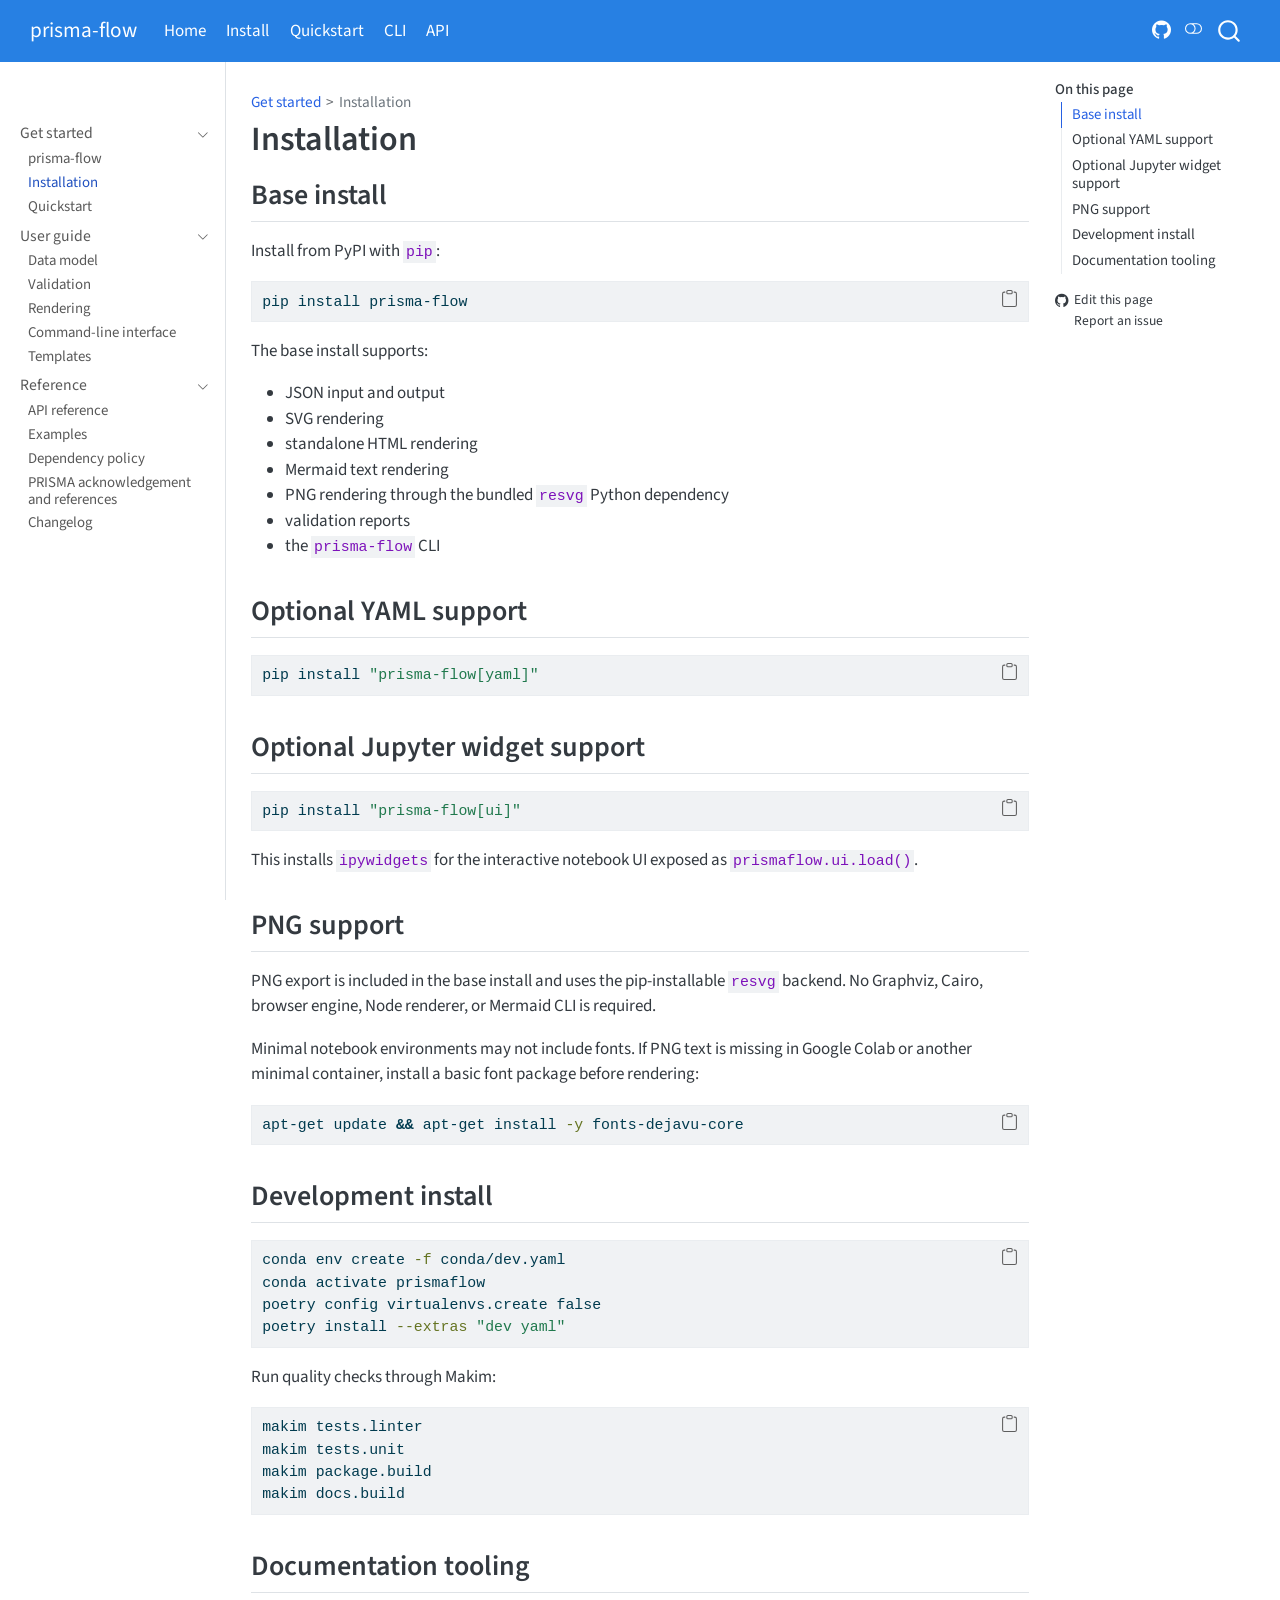
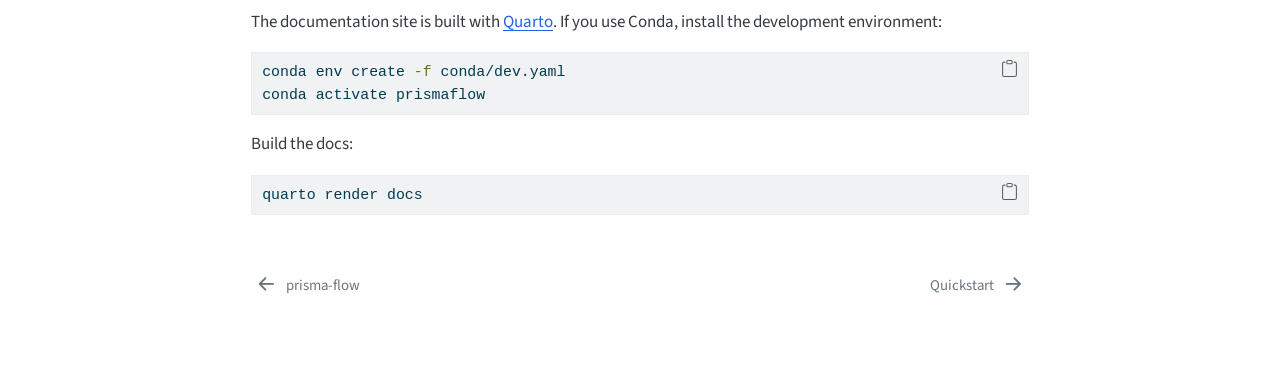
<file: installation.html>
<!DOCTYPE html>
<html xmlns="http://www.w3.org/1999/xhtml" lang="en" xml:lang="en"><head>

<meta charset="utf-8">
<meta name="generator" content="quarto-1.9.38">

<meta name="viewport" content="width=device-width, initial-scale=1.0, user-scalable=yes">


<title>Installation – prisma-flow</title>
<style>
/* Default styles provided by pandoc.
** See https://pandoc.org/MANUAL.html#variables-for-html for config info.
*/
code{white-space: pre-wrap;}
span.smallcaps{font-variant: small-caps;}
div.columns{display: flex; gap: min(4vw, 1.5em);}
div.column{flex: auto; overflow-x: auto;}
div.hanging-indent{margin-left: 1.5em; text-indent: -1.5em;}
ul.task-list{list-style: none;}
ul.task-list li input[type="checkbox"] {
  width: 0.8em;
  margin: 0 0.8em 0.2em -1em; /* quarto-specific, see https://github.com/quarto-dev/quarto-cli/issues/4556 */ 
  vertical-align: middle;
}
/* CSS for syntax highlighting */
html { -webkit-text-size-adjust: 100%; }
pre > code.sourceCode { white-space: pre; position: relative; }
pre > code.sourceCode > span { display: inline-block; line-height: 1.25; }
pre > code.sourceCode > span:empty { height: 1.2em; }
.sourceCode { overflow: visible; }
code.sourceCode > span { color: inherit; text-decoration: inherit; }
div.sourceCode { margin: 1em 0; }
pre.sourceCode { margin: 0; }
@media screen {
div.sourceCode { overflow: auto; }
}
@media print {
pre > code.sourceCode { white-space: pre-wrap; }
pre > code.sourceCode > span { text-indent: -5em; padding-left: 5em; }
}
pre.numberSource code
  { counter-reset: source-line 0; }
pre.numberSource code > span
  { position: relative; left: -4em; counter-increment: source-line; }
pre.numberSource code > span > a:first-child::before
  { content: counter(source-line);
    position: relative; left: -1em; text-align: right; vertical-align: baseline;
    border: none; display: inline-block;
    -webkit-touch-callout: none; -webkit-user-select: none;
    -khtml-user-select: none; -moz-user-select: none;
    -ms-user-select: none; user-select: none;
    padding: 0 4px; width: 4em;
  }
pre.numberSource { margin-left: 3em;  padding-left: 4px; }
div.sourceCode
  {   }
@media screen {
pre > code.sourceCode > span > a:first-child::before { text-decoration: underline; }
}
</style>


<script src="site_libs/quarto-nav/quarto-nav.js"></script>
<script src="site_libs/quarto-nav/headroom.min.js"></script>
<script src="site_libs/clipboard/clipboard.min.js"></script>
<script src="site_libs/quarto-search/autocomplete.umd.js"></script>
<script src="site_libs/quarto-search/fuse.min.js"></script>
<script src="site_libs/quarto-search/quarto-search.js"></script>
<meta name="quarto:offset" content="./">
<link href="./quickstart.html" rel="next">
<link href="./index.html" rel="prev">
<script src="site_libs/quarto-html/quarto.js" type="module"></script>
<script src="site_libs/quarto-html/tabsets/tabsets.js" type="module"></script>
<script src="site_libs/quarto-html/popper.min.js"></script>
<script src="site_libs/quarto-html/tippy.umd.min.js"></script>
<script src="site_libs/quarto-html/anchor.min.js"></script>
<link href="site_libs/quarto-html/tippy.css" rel="stylesheet">
<link href="site_libs/quarto-html/quarto-syntax-highlighting-15634bcf2e68342d4ad2dfa704d543f6.css" rel="stylesheet" class="quarto-color-scheme" id="quarto-text-highlighting-styles">
<link href="site_libs/quarto-html/quarto-syntax-highlighting-dark-0a6b7249c26820e032cb0bd839ff02b1.css" rel="stylesheet" class="quarto-color-scheme quarto-color-alternate" id="quarto-text-highlighting-styles">
<link href="site_libs/quarto-html/quarto-syntax-highlighting-15634bcf2e68342d4ad2dfa704d543f6.css" rel="stylesheet" class="quarto-color-scheme-extra" id="quarto-text-highlighting-styles">
<script src="site_libs/bootstrap/bootstrap.min.js"></script>
<link href="site_libs/bootstrap/bootstrap-icons.css" rel="stylesheet">
<link href="site_libs/bootstrap/bootstrap-2d0ba0525d8e1c92213e3022d4d0771f.min.css" rel="stylesheet" append-hash="true" class="quarto-color-scheme" id="quarto-bootstrap" data-mode="light">
<link href="site_libs/bootstrap/bootstrap-dark-7a20ddddd3cbbfe429efc5f4f4f92fe7.min.css" rel="stylesheet" append-hash="true" class="quarto-color-scheme quarto-color-alternate" id="quarto-bootstrap" data-mode="dark">
<link href="site_libs/bootstrap/bootstrap-2d0ba0525d8e1c92213e3022d4d0771f.min.css" rel="stylesheet" append-hash="true" class="quarto-color-scheme-extra" id="quarto-bootstrap" data-mode="light">
<script id="quarto-search-options" type="application/json">{
  "location": "navbar",
  "copy-button": false,
  "collapse-after": 3,
  "panel-placement": "end",
  "type": "overlay",
  "limit": 50,
  "keyboard-shortcut": [
    "f",
    "/",
    "s"
  ],
  "show-item-context": false,
  "language": {
    "search-no-results-text": "No results",
    "search-matching-documents-text": "matching documents",
    "search-copy-link-title": "Copy link to search",
    "search-hide-matches-text": "Hide additional matches",
    "search-more-match-text": "more match in this document",
    "search-more-matches-text": "more matches in this document",
    "search-clear-button-title": "Clear",
    "search-text-placeholder": "",
    "search-detached-cancel-button-title": "Cancel",
    "search-submit-button-title": "Submit",
    "search-label": "Search"
  }
}</script>


<link rel="stylesheet" href="styles.css">
</head>

<body class="nav-sidebar docked nav-fixed quarto-light"><script id="quarto-html-before-body" type="application/javascript">
    const toggleBodyColorMode = (bsSheetEl) => {
      const mode = bsSheetEl.getAttribute("data-mode");
      const bodyEl = window.document.querySelector("body");
      if (mode === "dark") {
        bodyEl.classList.add("quarto-dark");
        bodyEl.classList.remove("quarto-light");
      } else {
        bodyEl.classList.add("quarto-light");
        bodyEl.classList.remove("quarto-dark");
      }
    }
    const toggleBodyColorPrimary = () => {
      const bsSheetEl = window.document.querySelector("link#quarto-bootstrap:not([rel=disabled-stylesheet])");
      if (bsSheetEl) {
        toggleBodyColorMode(bsSheetEl);
      }
    }
    const setColorSchemeToggle = (alternate) => {
      const toggles = window.document.querySelectorAll('.quarto-color-scheme-toggle');
      for (let i=0; i < toggles.length; i++) {
        const toggle = toggles[i];
        if (toggle) {
          if (alternate) {
            toggle.classList.add("alternate");
          } else {
            toggle.classList.remove("alternate");
          }
        }
      }
    };
    const toggleColorMode = (alternate) => {
      // Switch the stylesheets
      const primaryStylesheets = window.document.querySelectorAll('link.quarto-color-scheme:not(.quarto-color-alternate)');
      const alternateStylesheets = window.document.querySelectorAll('link.quarto-color-scheme.quarto-color-alternate');
      manageTransitions('#quarto-margin-sidebar .nav-link', false);
      if (alternate) {
        // note: dark is layered on light, we don't disable primary!
        enableStylesheet(alternateStylesheets);
        for (const sheetNode of alternateStylesheets) {
          if (sheetNode.id === "quarto-bootstrap") {
            toggleBodyColorMode(sheetNode);
          }
        }
      } else {
        disableStylesheet(alternateStylesheets);
        enableStylesheet(primaryStylesheets)
        toggleBodyColorPrimary();
      }
      manageTransitions('#quarto-margin-sidebar .nav-link', true);
      // Switch the toggles
      setColorSchemeToggle(alternate)
      // Hack to workaround the fact that safari doesn't
      // properly recolor the scrollbar when toggling (#1455)
      if (navigator.userAgent.indexOf('Safari') > 0 && navigator.userAgent.indexOf('Chrome') == -1) {
        manageTransitions("body", false);
        window.scrollTo(0, 1);
        setTimeout(() => {
          window.scrollTo(0, 0);
          manageTransitions("body", true);
        }, 40);
      }
    }
    const disableStylesheet = (stylesheets) => {
      for (let i=0; i < stylesheets.length; i++) {
        const stylesheet = stylesheets[i];
        stylesheet.rel = 'disabled-stylesheet';
      }
    }
    const enableStylesheet = (stylesheets) => {
      for (let i=0; i < stylesheets.length; i++) {
        const stylesheet = stylesheets[i];
        if(stylesheet.rel !== 'stylesheet') { // for Chrome, which will still FOUC without this check
          stylesheet.rel = 'stylesheet';
        }
      }
    }
    const manageTransitions = (selector, allowTransitions) => {
      const els = window.document.querySelectorAll(selector);
      for (let i=0; i < els.length; i++) {
        const el = els[i];
        if (allowTransitions) {
          el.classList.remove('notransition');
        } else {
          el.classList.add('notransition');
        }
      }
    }
    const isFileUrl = () => {
      return window.location.protocol === 'file:';
    }
    const hasAlternateSentinel = () => {
      let styleSentinel = getColorSchemeSentinel();
      if (styleSentinel !== null) {
        return styleSentinel === "alternate";
      } else {
        return false;
      }
    }
    const setStyleSentinel = (alternate) => {
      const value = alternate ? "alternate" : "default";
      if (!isFileUrl()) {
        window.localStorage.setItem("quarto-color-scheme", value);
      } else {
        localAlternateSentinel = value;
      }
    }
    const getColorSchemeSentinel = () => {
      if (!isFileUrl()) {
        const storageValue = window.localStorage.getItem("quarto-color-scheme");
        return storageValue != null ? storageValue : localAlternateSentinel;
      } else {
        return localAlternateSentinel;
      }
    }
    const toggleGiscusIfUsed = (isAlternate, darkModeDefault) => {
      const baseTheme = document.querySelector('#giscus-base-theme')?.value ?? 'light';
      const alternateTheme = document.querySelector('#giscus-alt-theme')?.value ?? 'dark';
      let newTheme = '';
      if(authorPrefersDark) {
        newTheme = isAlternate ? baseTheme : alternateTheme;
      } else {
        newTheme = isAlternate ? alternateTheme : baseTheme;
      }
      const changeGiscusTheme = () => {
        // From: https://github.com/giscus/giscus/issues/336
        const sendMessage = (message) => {
          const iframe = document.querySelector('iframe.giscus-frame');
          if (!iframe) return;
          iframe.contentWindow.postMessage({ giscus: message }, 'https://giscus.app');
        }
        sendMessage({
          setConfig: {
            theme: newTheme
          }
        });
      }
      const isGiscussLoaded = window.document.querySelector('iframe.giscus-frame') !== null;
      if (isGiscussLoaded) {
        changeGiscusTheme();
      }
    };
    const authorPrefersDark = false;
    const darkModeDefault = authorPrefersDark;
      document.querySelector('link#quarto-text-highlighting-styles.quarto-color-scheme-extra').rel = 'disabled-stylesheet';
      document.querySelector('link#quarto-bootstrap.quarto-color-scheme-extra').rel = 'disabled-stylesheet';
    let localAlternateSentinel = darkModeDefault ? 'alternate' : 'default';
    // Dark / light mode switch
    window.quartoToggleColorScheme = () => {
      // Read the current dark / light value
      let toAlternate = !hasAlternateSentinel();
      toggleColorMode(toAlternate);
      setStyleSentinel(toAlternate);
      toggleGiscusIfUsed(toAlternate, darkModeDefault);
      window.dispatchEvent(new Event('resize'));
    };
    // Switch to dark mode if need be
    if (hasAlternateSentinel()) {
      toggleColorMode(true);
    } else {
      toggleColorMode(false);
    }
  </script>

<div id="quarto-search-results"></div>
  <header id="quarto-header" class="headroom fixed-top">
    <nav class="navbar navbar-expand-lg " data-bs-theme="dark">
      <div class="navbar-container container-fluid">
      <div class="navbar-brand-container mx-auto">
    <a class="navbar-brand" href="./index.html">
    <span class="navbar-title">prisma-flow</span>
    </a>
  </div>
            <div id="quarto-search" class="" title="Search"></div>
          <button class="navbar-toggler" type="button" data-bs-toggle="collapse" data-bs-target="#navbarCollapse" aria-controls="navbarCollapse" role="menu" aria-expanded="false" aria-label="Toggle navigation" onclick="if (window.quartoToggleHeadroom) { window.quartoToggleHeadroom(); }">
  <span class="navbar-toggler-icon"></span>
</button>
          <div class="collapse navbar-collapse" id="navbarCollapse">
            <ul class="navbar-nav navbar-nav-scroll me-auto">
  <li class="nav-item">
    <a class="nav-link active" href="./index.html" aria-current="page"> 
<span class="menu-text">Home</span></a>
  </li>  
  <li class="nav-item">
    <a class="nav-link" href="./installation.html"> 
<span class="menu-text">Install</span></a>
  </li>  
  <li class="nav-item">
    <a class="nav-link" href="./quickstart.html"> 
<span class="menu-text">Quickstart</span></a>
  </li>  
  <li class="nav-item">
    <a class="nav-link" href="./cli.html"> 
<span class="menu-text">CLI</span></a>
  </li>  
  <li class="nav-item">
    <a class="nav-link" href="./api.html"> 
<span class="menu-text">API</span></a>
  </li>  
</ul>
            <ul class="navbar-nav navbar-nav-scroll ms-auto">
  <li class="nav-item compact">
    <a class="nav-link" href="https://github.com/osl-incubator/prisma-flow"> <i class="bi bi-github" role="img" aria-label="GitHub repository">
</i> 
<span class="menu-text"></span></a>
  </li>  
</ul>
          </div> <!-- /navcollapse -->
            <div class="quarto-navbar-tools">
  <a href="" class="quarto-color-scheme-toggle quarto-navigation-tool  px-1" onclick="window.quartoToggleColorScheme(); return false;" title="Toggle dark mode"><i class="bi"></i></a>
</div>
      </div> <!-- /container-fluid -->
    </nav>
  <nav class="quarto-secondary-nav">
    <div class="container-fluid d-flex">
      <button type="button" class="quarto-btn-toggle btn" data-bs-toggle="collapse" role="button" data-bs-target=".quarto-sidebar-collapse-item" aria-controls="quarto-sidebar" aria-expanded="false" aria-label="Toggle sidebar navigation" onclick="if (window.quartoToggleHeadroom) { window.quartoToggleHeadroom(); }">
        <i class="bi bi-layout-text-sidebar-reverse"></i>
      </button>
        <nav class="quarto-page-breadcrumbs" aria-label="breadcrumb"><ol class="breadcrumb"><li class="breadcrumb-item"><a href="./index.html">Get started</a></li><li class="breadcrumb-item"><a href="./installation.html">Installation</a></li></ol></nav>
        <a class="flex-grow-1" role="navigation" data-bs-toggle="collapse" data-bs-target=".quarto-sidebar-collapse-item" aria-controls="quarto-sidebar" aria-expanded="false" aria-label="Toggle sidebar navigation" onclick="if (window.quartoToggleHeadroom) { window.quartoToggleHeadroom(); }">      
        </a>
      <button type="button" class="btn quarto-search-button" aria-label="Search" onclick="window.quartoOpenSearch();">
        <i class="bi bi-search"></i>
      </button>
    </div>
  </nav>
</header>
<!-- content -->
<div id="quarto-content" class="quarto-container page-columns page-rows-contents page-layout-article page-navbar">
<!-- sidebar -->
  <nav id="quarto-sidebar" class="sidebar collapse collapse-horizontal quarto-sidebar-collapse-item sidebar-navigation docked overflow-auto">
        <div class="mt-2 flex-shrink-0 align-items-center">
        <div class="sidebar-search">
        <div id="quarto-search" class="" title="Search"></div>
        </div>
        </div>
    <div class="sidebar-menu-container"> 
    <ul class="list-unstyled mt-1">
        <li class="sidebar-item sidebar-item-section">
      <div class="sidebar-item-container"> 
            <a class="sidebar-item-text sidebar-link text-start" data-bs-toggle="collapse" data-bs-target="#quarto-sidebar-section-1" role="navigation" aria-expanded="true">
 <span class="menu-text">Get started</span></a>
          <a class="sidebar-item-toggle text-start" data-bs-toggle="collapse" data-bs-target="#quarto-sidebar-section-1" role="navigation" aria-expanded="true" aria-label="Toggle section">
            <i class="bi bi-chevron-right ms-2"></i>
          </a> 
      </div>
      <ul id="quarto-sidebar-section-1" class="collapse list-unstyled sidebar-section depth1 show">  
          <li class="sidebar-item">
  <div class="sidebar-item-container"> 
  <a href="./index.html" class="sidebar-item-text sidebar-link">
 <span class="menu-text">prisma-flow</span></a>
  </div>
</li>
          <li class="sidebar-item">
  <div class="sidebar-item-container"> 
  <a href="./installation.html" class="sidebar-item-text sidebar-link active">
 <span class="menu-text">Installation</span></a>
  </div>
</li>
          <li class="sidebar-item">
  <div class="sidebar-item-container"> 
  <a href="./quickstart.html" class="sidebar-item-text sidebar-link">
 <span class="menu-text">Quickstart</span></a>
  </div>
</li>
      </ul>
  </li>
        <li class="sidebar-item sidebar-item-section">
      <div class="sidebar-item-container"> 
            <a class="sidebar-item-text sidebar-link text-start" data-bs-toggle="collapse" data-bs-target="#quarto-sidebar-section-2" role="navigation" aria-expanded="true">
 <span class="menu-text">User guide</span></a>
          <a class="sidebar-item-toggle text-start" data-bs-toggle="collapse" data-bs-target="#quarto-sidebar-section-2" role="navigation" aria-expanded="true" aria-label="Toggle section">
            <i class="bi bi-chevron-right ms-2"></i>
          </a> 
      </div>
      <ul id="quarto-sidebar-section-2" class="collapse list-unstyled sidebar-section depth1 show">  
          <li class="sidebar-item">
  <div class="sidebar-item-container"> 
  <a href="./data-model.html" class="sidebar-item-text sidebar-link">
 <span class="menu-text">Data model</span></a>
  </div>
</li>
          <li class="sidebar-item">
  <div class="sidebar-item-container"> 
  <a href="./validation.html" class="sidebar-item-text sidebar-link">
 <span class="menu-text">Validation</span></a>
  </div>
</li>
          <li class="sidebar-item">
  <div class="sidebar-item-container"> 
  <a href="./rendering.html" class="sidebar-item-text sidebar-link">
 <span class="menu-text">Rendering</span></a>
  </div>
</li>
          <li class="sidebar-item">
  <div class="sidebar-item-container"> 
  <a href="./cli.html" class="sidebar-item-text sidebar-link">
 <span class="menu-text">Command-line interface</span></a>
  </div>
</li>
          <li class="sidebar-item">
  <div class="sidebar-item-container"> 
  <a href="./templates.html" class="sidebar-item-text sidebar-link">
 <span class="menu-text">Templates</span></a>
  </div>
</li>
      </ul>
  </li>
        <li class="sidebar-item sidebar-item-section">
      <div class="sidebar-item-container"> 
            <a class="sidebar-item-text sidebar-link text-start" data-bs-toggle="collapse" data-bs-target="#quarto-sidebar-section-3" role="navigation" aria-expanded="true">
 <span class="menu-text">Reference</span></a>
          <a class="sidebar-item-toggle text-start" data-bs-toggle="collapse" data-bs-target="#quarto-sidebar-section-3" role="navigation" aria-expanded="true" aria-label="Toggle section">
            <i class="bi bi-chevron-right ms-2"></i>
          </a> 
      </div>
      <ul id="quarto-sidebar-section-3" class="collapse list-unstyled sidebar-section depth1 show">  
          <li class="sidebar-item">
  <div class="sidebar-item-container"> 
  <a href="./api.html" class="sidebar-item-text sidebar-link">
 <span class="menu-text">API reference</span></a>
  </div>
</li>
          <li class="sidebar-item">
  <div class="sidebar-item-container"> 
  <a href="./examples.html" class="sidebar-item-text sidebar-link">
 <span class="menu-text">Examples</span></a>
  </div>
</li>
          <li class="sidebar-item">
  <div class="sidebar-item-container"> 
  <a href="./dependency-policy.html" class="sidebar-item-text sidebar-link">
 <span class="menu-text">Dependency policy</span></a>
  </div>
</li>
          <li class="sidebar-item">
  <div class="sidebar-item-container"> 
  <a href="./references.html" class="sidebar-item-text sidebar-link">
 <span class="menu-text">PRISMA acknowledgement and references</span></a>
  </div>
</li>
          <li class="sidebar-item">
  <div class="sidebar-item-container"> 
  <a href="./changelog.html" class="sidebar-item-text sidebar-link">
 <span class="menu-text">Changelog</span></a>
  </div>
</li>
      </ul>
  </li>
    </ul>
    </div>
</nav>
<div id="quarto-sidebar-glass" class="quarto-sidebar-collapse-item" data-bs-toggle="collapse" data-bs-target=".quarto-sidebar-collapse-item"></div>
<!-- margin-sidebar -->
    <div id="quarto-margin-sidebar" class="sidebar margin-sidebar">
        <nav id="TOC" role="doc-toc" class="toc-active">
    <h2 id="toc-title">On this page</h2>
   
  <ul>
  <li><a href="#base-install" id="toc-base-install" class="nav-link active" data-scroll-target="#base-install">Base install</a></li>
  <li><a href="#optional-yaml-support" id="toc-optional-yaml-support" class="nav-link" data-scroll-target="#optional-yaml-support">Optional YAML support</a></li>
  <li><a href="#optional-jupyter-widget-support" id="toc-optional-jupyter-widget-support" class="nav-link" data-scroll-target="#optional-jupyter-widget-support">Optional Jupyter widget support</a></li>
  <li><a href="#png-support" id="toc-png-support" class="nav-link" data-scroll-target="#png-support">PNG support</a></li>
  <li><a href="#development-install" id="toc-development-install" class="nav-link" data-scroll-target="#development-install">Development install</a></li>
  <li><a href="#documentation-tooling" id="toc-documentation-tooling" class="nav-link" data-scroll-target="#documentation-tooling">Documentation tooling</a></li>
  </ul>
<div class="toc-actions"><ul><li><a href="https://github.com/osl-incubator/prisma-flow/edit/main/installation.qmd" class="toc-action"><i class="bi bi-github"></i>Edit this page</a></li><li><a href="https://github.com/osl-incubator/prisma-flow/issues/new" class="toc-action"><i class="bi empty"></i>Report an issue</a></li></ul></div></nav>
    </div>
<!-- main -->
<main class="content" id="quarto-document-content">


<header id="title-block-header" class="quarto-title-block default"><nav class="quarto-page-breadcrumbs quarto-title-breadcrumbs d-none d-lg-block" aria-label="breadcrumb"><ol class="breadcrumb"><li class="breadcrumb-item"><a href="./index.html">Get started</a></li><li class="breadcrumb-item"><a href="./installation.html">Installation</a></li></ol></nav>
<div class="quarto-title">
<h1 class="title">Installation</h1>
</div>



<div class="quarto-title-meta">

    
  
    
  </div>
  


</header>


<section id="base-install" class="level2">
<h2 class="anchored" data-anchor-id="base-install">Base install</h2>
<p>Install from PyPI with <code>pip</code>:</p>
<div class="code-copy-outer-scaffold"><div class="sourceCode" id="cb1"><pre class="sourceCode bash code-with-copy"><code class="sourceCode bash"><span id="cb1-1"><a href="#cb1-1" aria-hidden="true" tabindex="-1"></a><span class="ex">pip</span> install prisma-flow</span></code></pre></div><button title="Copy to Clipboard" class="code-copy-button"><i class="bi"></i></button></div>
<p>The base install supports:</p>
<ul>
<li>JSON input and output</li>
<li>SVG rendering</li>
<li>standalone HTML rendering</li>
<li>Mermaid text rendering</li>
<li>PNG rendering through the bundled <code>resvg</code> Python dependency</li>
<li>validation reports</li>
<li>the <code>prisma-flow</code> CLI</li>
</ul>
</section>
<section id="optional-yaml-support" class="level2">
<h2 class="anchored" data-anchor-id="optional-yaml-support">Optional YAML support</h2>
<div class="code-copy-outer-scaffold"><div class="sourceCode" id="cb2"><pre class="sourceCode bash code-with-copy"><code class="sourceCode bash"><span id="cb2-1"><a href="#cb2-1" aria-hidden="true" tabindex="-1"></a><span class="ex">pip</span> install <span class="st">"prisma-flow[yaml]"</span></span></code></pre></div><button title="Copy to Clipboard" class="code-copy-button"><i class="bi"></i></button></div>
</section>
<section id="optional-jupyter-widget-support" class="level2">
<h2 class="anchored" data-anchor-id="optional-jupyter-widget-support">Optional Jupyter widget support</h2>
<div class="code-copy-outer-scaffold"><div class="sourceCode" id="cb3"><pre class="sourceCode bash code-with-copy"><code class="sourceCode bash"><span id="cb3-1"><a href="#cb3-1" aria-hidden="true" tabindex="-1"></a><span class="ex">pip</span> install <span class="st">"prisma-flow[ui]"</span></span></code></pre></div><button title="Copy to Clipboard" class="code-copy-button"><i class="bi"></i></button></div>
<p>This installs <code>ipywidgets</code> for the interactive notebook UI exposed as <code>prismaflow.ui.load()</code>.</p>
</section>
<section id="png-support" class="level2">
<h2 class="anchored" data-anchor-id="png-support">PNG support</h2>
<p>PNG export is included in the base install and uses the pip-installable <code>resvg</code> backend. No Graphviz, Cairo, browser engine, Node renderer, or Mermaid CLI is required.</p>
<p>Minimal notebook environments may not include fonts. If PNG text is missing in Google Colab or another minimal container, install a basic font package before rendering:</p>
<div class="code-copy-outer-scaffold"><div class="sourceCode" id="cb4"><pre class="sourceCode bash code-with-copy"><code class="sourceCode bash"><span id="cb4-1"><a href="#cb4-1" aria-hidden="true" tabindex="-1"></a><span class="ex">apt-get</span> update <span class="kw">&amp;&amp;</span> <span class="ex">apt-get</span> install <span class="at">-y</span> fonts-dejavu-core</span></code></pre></div><button title="Copy to Clipboard" class="code-copy-button"><i class="bi"></i></button></div>
</section>
<section id="development-install" class="level2">
<h2 class="anchored" data-anchor-id="development-install">Development install</h2>
<div class="code-copy-outer-scaffold"><div class="sourceCode" id="cb5"><pre class="sourceCode bash code-with-copy"><code class="sourceCode bash"><span id="cb5-1"><a href="#cb5-1" aria-hidden="true" tabindex="-1"></a><span class="ex">conda</span> env create <span class="at">-f</span> conda/dev.yaml</span>
<span id="cb5-2"><a href="#cb5-2" aria-hidden="true" tabindex="-1"></a><span class="ex">conda</span> activate prismaflow</span>
<span id="cb5-3"><a href="#cb5-3" aria-hidden="true" tabindex="-1"></a><span class="ex">poetry</span> config virtualenvs.create false</span>
<span id="cb5-4"><a href="#cb5-4" aria-hidden="true" tabindex="-1"></a><span class="ex">poetry</span> install <span class="at">--extras</span> <span class="st">"dev yaml"</span></span></code></pre></div><button title="Copy to Clipboard" class="code-copy-button"><i class="bi"></i></button></div>
<p>Run quality checks through Makim:</p>
<div class="code-copy-outer-scaffold"><div class="sourceCode" id="cb6"><pre class="sourceCode bash code-with-copy"><code class="sourceCode bash"><span id="cb6-1"><a href="#cb6-1" aria-hidden="true" tabindex="-1"></a><span class="ex">makim</span> tests.linter</span>
<span id="cb6-2"><a href="#cb6-2" aria-hidden="true" tabindex="-1"></a><span class="ex">makim</span> tests.unit</span>
<span id="cb6-3"><a href="#cb6-3" aria-hidden="true" tabindex="-1"></a><span class="ex">makim</span> package.build</span>
<span id="cb6-4"><a href="#cb6-4" aria-hidden="true" tabindex="-1"></a><span class="ex">makim</span> docs.build</span></code></pre></div><button title="Copy to Clipboard" class="code-copy-button"><i class="bi"></i></button></div>
</section>
<section id="documentation-tooling" class="level2">
<h2 class="anchored" data-anchor-id="documentation-tooling">Documentation tooling</h2>
<p>The documentation site is built with <a href="https://quarto.org/">Quarto</a>. If you use Conda, install the development environment:</p>
<div class="code-copy-outer-scaffold"><div class="sourceCode" id="cb7"><pre class="sourceCode bash code-with-copy"><code class="sourceCode bash"><span id="cb7-1"><a href="#cb7-1" aria-hidden="true" tabindex="-1"></a><span class="ex">conda</span> env create <span class="at">-f</span> conda/dev.yaml</span>
<span id="cb7-2"><a href="#cb7-2" aria-hidden="true" tabindex="-1"></a><span class="ex">conda</span> activate prismaflow</span></code></pre></div><button title="Copy to Clipboard" class="code-copy-button"><i class="bi"></i></button></div>
<p>Build the docs:</p>
<div class="code-copy-outer-scaffold"><div class="sourceCode" id="cb8"><pre class="sourceCode bash code-with-copy"><code class="sourceCode bash"><span id="cb8-1"><a href="#cb8-1" aria-hidden="true" tabindex="-1"></a><span class="ex">quarto</span> render docs</span></code></pre></div><button title="Copy to Clipboard" class="code-copy-button"><i class="bi"></i></button></div>


</section>

</main> <!-- /main -->
<script id="quarto-html-after-body" type="application/javascript">
  window.document.addEventListener("DOMContentLoaded", function (event) {
    // Ensure there is a toggle, if there isn't float one in the top right
    if (window.document.querySelector('.quarto-color-scheme-toggle') === null) {
      const a = window.document.createElement('a');
      a.classList.add('top-right');
      a.classList.add('quarto-color-scheme-toggle');
      a.href = "";
      a.onclick = function() { try { window.quartoToggleColorScheme(); } catch {} return false; };
      const i = window.document.createElement("i");
      i.classList.add('bi');
      a.appendChild(i);
      window.document.body.appendChild(a);
    }
    setColorSchemeToggle(hasAlternateSentinel())
    const icon = "";
    const anchorJS = new window.AnchorJS();
    anchorJS.options = {
      placement: 'right',
      icon: icon
    };
    anchorJS.add('.anchored');
    const isCodeAnnotation = (el) => {
      for (const clz of el.classList) {
        if (clz.startsWith('code-annotation-')) {                     
          return true;
        }
      }
      return false;
    }
    const onCopySuccess = function(e) {
      // button target
      const button = e.trigger;
      // don't keep focus
      button.blur();
      // flash "checked"
      button.classList.add('code-copy-button-checked');
      var currentTitle = button.getAttribute("title");
      button.setAttribute("title", "Copied!");
      let tooltip;
      if (window.bootstrap) {
        button.setAttribute("data-bs-toggle", "tooltip");
        button.setAttribute("data-bs-placement", "left");
        button.setAttribute("data-bs-title", "Copied!");
        tooltip = new bootstrap.Tooltip(button, 
          { trigger: "manual", 
            customClass: "code-copy-button-tooltip",
            offset: [0, -8]});
        tooltip.show();    
      }
      setTimeout(function() {
        if (tooltip) {
          tooltip.hide();
          button.removeAttribute("data-bs-title");
          button.removeAttribute("data-bs-toggle");
          button.removeAttribute("data-bs-placement");
        }
        button.setAttribute("title", currentTitle);
        button.classList.remove('code-copy-button-checked');
      }, 1000);
      // clear code selection
      e.clearSelection();
    }
    const getTextToCopy = function(trigger) {
      const outerScaffold = trigger.parentElement.cloneNode(true);
      const codeEl = outerScaffold.querySelector('code');
      for (const childEl of codeEl.children) {
        if (isCodeAnnotation(childEl)) {
          childEl.remove();
        }
      }
      return codeEl.innerText;
    }
    const clipboard = new window.ClipboardJS('.code-copy-button:not([data-in-quarto-modal])', {
      text: getTextToCopy
    });
    clipboard.on('success', onCopySuccess);
    if (window.document.getElementById('quarto-embedded-source-code-modal')) {
      const clipboardModal = new window.ClipboardJS('.code-copy-button[data-in-quarto-modal]', {
        text: getTextToCopy,
        container: window.document.getElementById('quarto-embedded-source-code-modal')
      });
      clipboardModal.on('success', onCopySuccess);
    }
      var localhostRegex = new RegExp(/^(?:http|https):\/\/localhost\:?[0-9]*\//);
      var mailtoRegex = new RegExp(/^mailto:/);
        var filterRegex = new RegExp("https:\/\/osl-incubator\.github\.io\/prisma-flow\/");
      var isInternal = (href) => {
          return filterRegex.test(href) || localhostRegex.test(href) || mailtoRegex.test(href);
      }
      // Inspect non-navigation links and adorn them if external
     var links = window.document.querySelectorAll('a[href]:not(.nav-link):not(.navbar-brand):not(.toc-action):not(.sidebar-link):not(.sidebar-item-toggle):not(.pagination-link):not(.no-external):not([aria-hidden]):not(.dropdown-item):not(.quarto-navigation-tool):not(.about-link)');
      for (var i=0; i<links.length; i++) {
        const link = links[i];
        if (!isInternal(link.href)) {
          // undo the damage that might have been done by quarto-nav.js in the case of
          // links that we want to consider external
          if (link.dataset.originalHref !== undefined) {
            link.href = link.dataset.originalHref;
          }
            // target, if specified
            link.setAttribute("target", "_blank");
            if (link.getAttribute("rel") === null) {
              link.setAttribute("rel", "noopener");
            }
        }
      }
    function tippyHover(el, contentFn, onTriggerFn, onUntriggerFn) {
      const config = {
        allowHTML: true,
        maxWidth: 500,
        delay: 100,
        arrow: false,
        appendTo: function(el) {
            return el.parentElement;
        },
        interactive: true,
        interactiveBorder: 10,
        theme: 'quarto',
        placement: 'bottom-start',
      };
      if (contentFn) {
        config.content = contentFn;
      }
      if (onTriggerFn) {
        config.onTrigger = onTriggerFn;
      }
      if (onUntriggerFn) {
        config.onUntrigger = onUntriggerFn;
      }
      window.tippy(el, config); 
    }
    const noterefs = window.document.querySelectorAll('a[role="doc-noteref"]');
    for (var i=0; i<noterefs.length; i++) {
      const ref = noterefs[i];
      tippyHover(ref, function() {
        // use id or data attribute instead here
        let href = ref.getAttribute('data-footnote-href') || ref.getAttribute('href');
        try { href = new URL(href).hash; } catch {}
        const id = href.replace(/^#\/?/, "");
        const note = window.document.getElementById(id);
        if (note) {
          return note.innerHTML;
        } else {
          return "";
        }
      });
    }
    const xrefs = window.document.querySelectorAll('a.quarto-xref');
    const processXRef = (id, note) => {
      // Strip column container classes
      const stripColumnClz = (el) => {
        el.classList.remove("page-full", "page-columns");
        if (el.children) {
          for (const child of el.children) {
            stripColumnClz(child);
          }
        }
      }
      stripColumnClz(note)
      if (id === null || id.startsWith('sec-')) {
        // Special case sections, only their first couple elements
        const container = document.createElement("div");
        if (note.children && note.children.length > 2) {
          container.appendChild(note.children[0].cloneNode(true));
          for (let i = 1; i < note.children.length; i++) {
            const child = note.children[i];
            if (child.tagName === "P" && child.innerText === "") {
              continue;
            } else {
              container.appendChild(child.cloneNode(true));
              break;
            }
          }
          if (window.Quarto?.typesetMath) {
            window.Quarto.typesetMath(container);
          }
          return container.innerHTML
        } else {
          if (window.Quarto?.typesetMath) {
            window.Quarto.typesetMath(note);
          }
          return note.innerHTML;
        }
      } else {
        // Remove any anchor links if they are present
        const anchorLink = note.querySelector('a.anchorjs-link');
        if (anchorLink) {
          anchorLink.remove();
        }
        if (window.Quarto?.typesetMath) {
          window.Quarto.typesetMath(note);
        }
        if (note.classList.contains("callout")) {
          return note.outerHTML;
        } else {
          return note.innerHTML;
        }
      }
    }
    for (var i=0; i<xrefs.length; i++) {
      const xref = xrefs[i];
      tippyHover(xref, undefined, function(instance) {
        instance.disable();
        let url = xref.getAttribute('href');
        let hash = undefined; 
        if (url.startsWith('#')) {
          hash = url;
        } else {
          try { hash = new URL(url).hash; } catch {}
        }
        if (hash) {
          const id = hash.replace(/^#\/?/, "");
          const note = window.document.getElementById(id);
          if (note !== null) {
            try {
              const html = processXRef(id, note.cloneNode(true));
              instance.setContent(html);
            } finally {
              instance.enable();
              instance.show();
            }
          } else {
            // See if we can fetch this
            fetch(url.split('#')[0])
            .then(res => res.text())
            .then(html => {
              const parser = new DOMParser();
              const htmlDoc = parser.parseFromString(html, "text/html");
              const note = htmlDoc.getElementById(id);
              if (note !== null) {
                const html = processXRef(id, note);
                instance.setContent(html);
              } 
            }).finally(() => {
              instance.enable();
              instance.show();
            });
          }
        } else {
          // See if we can fetch a full url (with no hash to target)
          // This is a special case and we should probably do some content thinning / targeting
          fetch(url)
          .then(res => res.text())
          .then(html => {
            const parser = new DOMParser();
            const htmlDoc = parser.parseFromString(html, "text/html");
            const note = htmlDoc.querySelector('main.content');
            if (note !== null) {
              // This should only happen for chapter cross references
              // (since there is no id in the URL)
              // remove the first header
              if (note.children.length > 0 && note.children[0].tagName === "HEADER") {
                note.children[0].remove();
              }
              const html = processXRef(null, note);
              instance.setContent(html);
            } 
          }).finally(() => {
            instance.enable();
            instance.show();
          });
        }
      }, function(instance) {
      });
    }
        let selectedAnnoteEl;
        const selectorForAnnotation = ( cell, annotation) => {
          let cellAttr = 'data-code-cell="' + cell + '"';
          let lineAttr = 'data-code-annotation="' +  annotation + '"';
          const selector = 'span[' + cellAttr + '][' + lineAttr + ']';
          return selector;
        }
        const selectCodeLines = (annoteEl) => {
          const doc = window.document;
          const targetCell = annoteEl.getAttribute("data-target-cell");
          const targetAnnotation = annoteEl.getAttribute("data-target-annotation");
          const annoteSpan = window.document.querySelector(selectorForAnnotation(targetCell, targetAnnotation));
          const lines = annoteSpan.getAttribute("data-code-lines").split(",");
          const lineIds = lines.map((line) => {
            return targetCell + "-" + line;
          })
          let top = null;
          let height = null;
          let parent = null;
          if (lineIds.length > 0) {
              //compute the position of the single el (top and bottom and make a div)
              const el = window.document.getElementById(lineIds[0]);
              top = el.offsetTop;
              height = el.offsetHeight;
              parent = el.parentElement.parentElement;
            if (lineIds.length > 1) {
              const lastEl = window.document.getElementById(lineIds[lineIds.length - 1]);
              const bottom = lastEl.offsetTop + lastEl.offsetHeight;
              height = bottom - top;
            }
            if (top !== null && height !== null && parent !== null) {
              // cook up a div (if necessary) and position it 
              let div = window.document.getElementById("code-annotation-line-highlight");
              if (div === null) {
                div = window.document.createElement("div");
                div.setAttribute("id", "code-annotation-line-highlight");
                div.style.position = 'absolute';
                parent.appendChild(div);
              }
              div.style.top = top - 2 + "px";
              div.style.height = height + 4 + "px";
              div.style.left = 0;
              let gutterDiv = window.document.getElementById("code-annotation-line-highlight-gutter");
              if (gutterDiv === null) {
                gutterDiv = window.document.createElement("div");
                gutterDiv.setAttribute("id", "code-annotation-line-highlight-gutter");
                gutterDiv.style.position = 'absolute';
                const codeCell = window.document.getElementById(targetCell);
                const gutter = codeCell.querySelector('.code-annotation-gutter');
                gutter.appendChild(gutterDiv);
              }
              gutterDiv.style.top = top - 2 + "px";
              gutterDiv.style.height = height + 4 + "px";
            }
            selectedAnnoteEl = annoteEl;
          }
        };
        const unselectCodeLines = () => {
          const elementsIds = ["code-annotation-line-highlight", "code-annotation-line-highlight-gutter"];
          elementsIds.forEach((elId) => {
            const div = window.document.getElementById(elId);
            if (div) {
              div.remove();
            }
          });
          selectedAnnoteEl = undefined;
        };
          // Handle positioning of the toggle
      window.addEventListener(
        "resize",
        throttle(() => {
          elRect = undefined;
          if (selectedAnnoteEl) {
            selectCodeLines(selectedAnnoteEl);
          }
        }, 10)
      );
      function throttle(fn, ms) {
      let throttle = false;
      let timer;
        return (...args) => {
          if(!throttle) { // first call gets through
              fn.apply(this, args);
              throttle = true;
          } else { // all the others get throttled
              if(timer) clearTimeout(timer); // cancel #2
              timer = setTimeout(() => {
                fn.apply(this, args);
                timer = throttle = false;
              }, ms);
          }
        };
      }
        // Attach click handler to the DT
        const annoteDls = window.document.querySelectorAll('dt[data-target-cell]');
        for (const annoteDlNode of annoteDls) {
          annoteDlNode.addEventListener('click', (event) => {
            const clickedEl = event.target;
            if (clickedEl !== selectedAnnoteEl) {
              unselectCodeLines();
              const activeEl = window.document.querySelector('dt[data-target-cell].code-annotation-active');
              if (activeEl) {
                activeEl.classList.remove('code-annotation-active');
              }
              selectCodeLines(clickedEl);
              clickedEl.classList.add('code-annotation-active');
            } else {
              // Unselect the line
              unselectCodeLines();
              clickedEl.classList.remove('code-annotation-active');
            }
          });
        }
    const findCites = (el) => {
      const parentEl = el.parentElement;
      if (parentEl) {
        const cites = parentEl.dataset.cites;
        if (cites) {
          return {
            el,
            cites: cites.split(' ')
          };
        } else {
          return findCites(el.parentElement)
        }
      } else {
        return undefined;
      }
    };
    var bibliorefs = window.document.querySelectorAll('a[role="doc-biblioref"]');
    for (var i=0; i<bibliorefs.length; i++) {
      const ref = bibliorefs[i];
      const citeInfo = findCites(ref);
      if (citeInfo) {
        tippyHover(citeInfo.el, function() {
          var popup = window.document.createElement('div');
          citeInfo.cites.forEach(function(cite) {
            var citeDiv = window.document.createElement('div');
            citeDiv.classList.add('hanging-indent');
            citeDiv.classList.add('csl-entry');
            var biblioDiv = window.document.getElementById('ref-' + cite);
            if (biblioDiv) {
              citeDiv.innerHTML = biblioDiv.innerHTML;
            }
            popup.appendChild(citeDiv);
          });
          return popup.innerHTML;
        });
      }
    }
  });
  </script>
<nav class="page-navigation">
  <div class="nav-page nav-page-previous">
      <a href="./index.html" class="pagination-link" aria-label="prisma-flow">
        <i class="bi bi-arrow-left-short"></i> <span class="nav-page-text">prisma-flow</span>
      </a>          
  </div>
  <div class="nav-page nav-page-next">
      <a href="./quickstart.html" class="pagination-link" aria-label="Quickstart">
        <span class="nav-page-text">Quickstart</span> <i class="bi bi-arrow-right-short"></i>
      </a>
  </div>
</nav>
</div> <!-- /content -->




<footer class="footer"><div class="nav-footer"><div class="nav-footer-center"><div class="toc-actions d-sm-block d-md-none"><ul><li><a href="https://github.com/osl-incubator/prisma-flow/edit/main/installation.qmd" class="toc-action"><i class="bi bi-github"></i>Edit this page</a></li><li><a href="https://github.com/osl-incubator/prisma-flow/issues/new" class="toc-action"><i class="bi empty"></i>Report an issue</a></li></ul></div></div></div></footer></body></html>
</file>
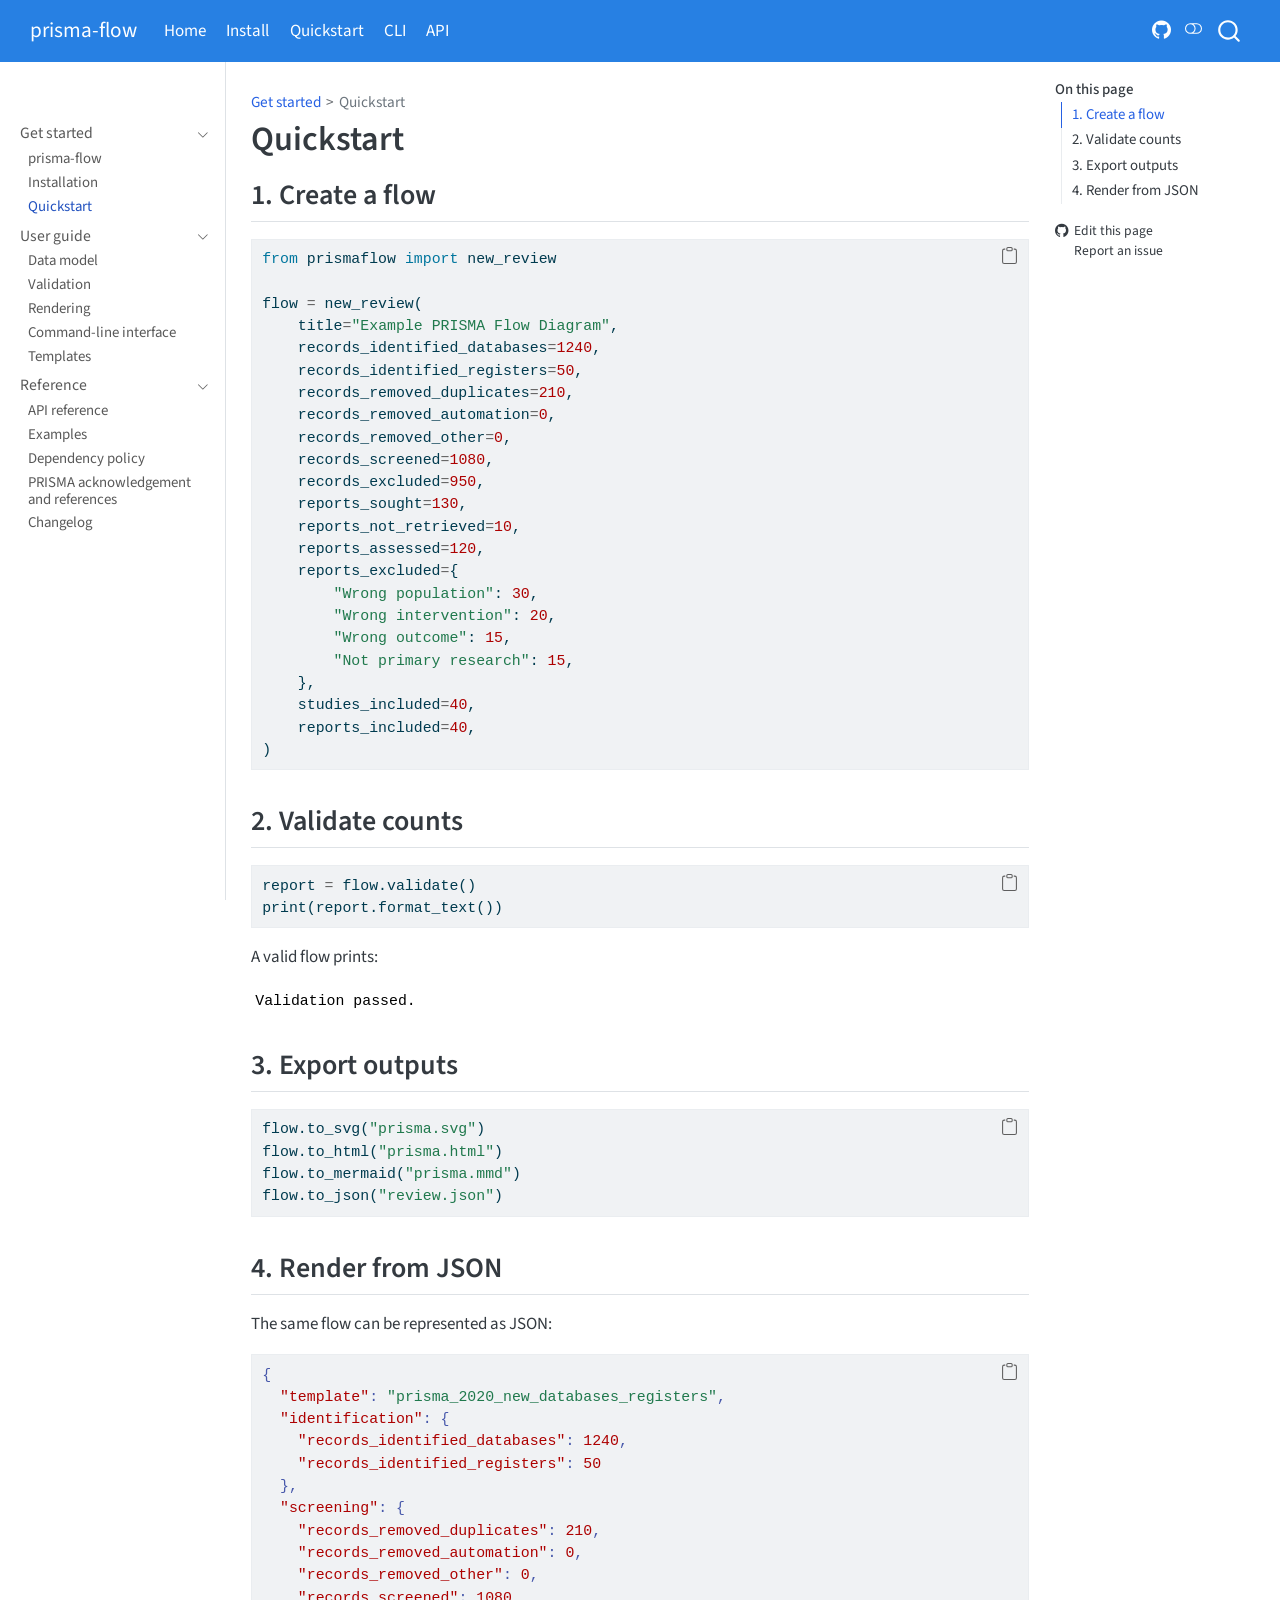
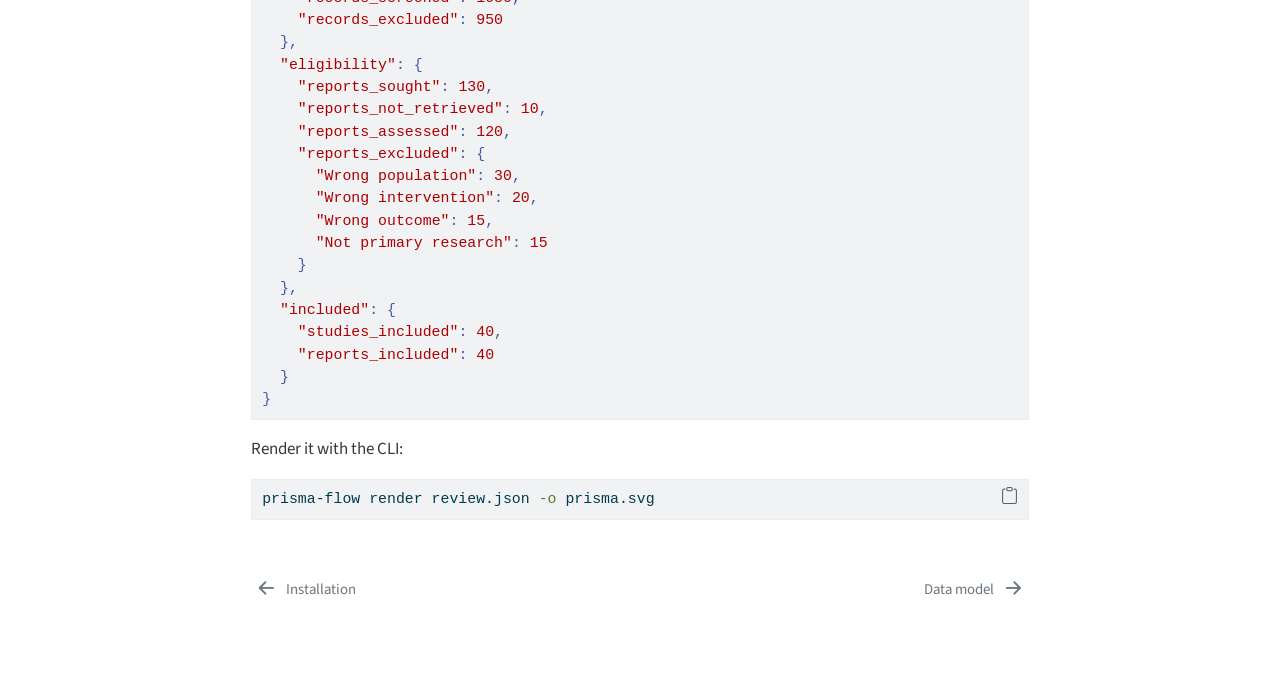
<file: quickstart.html>
<!DOCTYPE html>
<html xmlns="http://www.w3.org/1999/xhtml" lang="en" xml:lang="en"><head>

<meta charset="utf-8">
<meta name="generator" content="quarto-1.9.38">

<meta name="viewport" content="width=device-width, initial-scale=1.0, user-scalable=yes">


<title>Quickstart – prisma-flow</title>
<style>
/* Default styles provided by pandoc.
** See https://pandoc.org/MANUAL.html#variables-for-html for config info.
*/
code{white-space: pre-wrap;}
span.smallcaps{font-variant: small-caps;}
div.columns{display: flex; gap: min(4vw, 1.5em);}
div.column{flex: auto; overflow-x: auto;}
div.hanging-indent{margin-left: 1.5em; text-indent: -1.5em;}
ul.task-list{list-style: none;}
ul.task-list li input[type="checkbox"] {
  width: 0.8em;
  margin: 0 0.8em 0.2em -1em; /* quarto-specific, see https://github.com/quarto-dev/quarto-cli/issues/4556 */ 
  vertical-align: middle;
}
/* CSS for syntax highlighting */
html { -webkit-text-size-adjust: 100%; }
pre > code.sourceCode { white-space: pre; position: relative; }
pre > code.sourceCode > span { display: inline-block; line-height: 1.25; }
pre > code.sourceCode > span:empty { height: 1.2em; }
.sourceCode { overflow: visible; }
code.sourceCode > span { color: inherit; text-decoration: inherit; }
div.sourceCode { margin: 1em 0; }
pre.sourceCode { margin: 0; }
@media screen {
div.sourceCode { overflow: auto; }
}
@media print {
pre > code.sourceCode { white-space: pre-wrap; }
pre > code.sourceCode > span { text-indent: -5em; padding-left: 5em; }
}
pre.numberSource code
  { counter-reset: source-line 0; }
pre.numberSource code > span
  { position: relative; left: -4em; counter-increment: source-line; }
pre.numberSource code > span > a:first-child::before
  { content: counter(source-line);
    position: relative; left: -1em; text-align: right; vertical-align: baseline;
    border: none; display: inline-block;
    -webkit-touch-callout: none; -webkit-user-select: none;
    -khtml-user-select: none; -moz-user-select: none;
    -ms-user-select: none; user-select: none;
    padding: 0 4px; width: 4em;
  }
pre.numberSource { margin-left: 3em;  padding-left: 4px; }
div.sourceCode
  {   }
@media screen {
pre > code.sourceCode > span > a:first-child::before { text-decoration: underline; }
}
</style>


<script src="site_libs/quarto-nav/quarto-nav.js"></script>
<script src="site_libs/quarto-nav/headroom.min.js"></script>
<script src="site_libs/clipboard/clipboard.min.js"></script>
<script src="site_libs/quarto-search/autocomplete.umd.js"></script>
<script src="site_libs/quarto-search/fuse.min.js"></script>
<script src="site_libs/quarto-search/quarto-search.js"></script>
<meta name="quarto:offset" content="./">
<link href="./data-model.html" rel="next">
<link href="./installation.html" rel="prev">
<script src="site_libs/quarto-html/quarto.js" type="module"></script>
<script src="site_libs/quarto-html/tabsets/tabsets.js" type="module"></script>
<script src="site_libs/quarto-html/popper.min.js"></script>
<script src="site_libs/quarto-html/tippy.umd.min.js"></script>
<script src="site_libs/quarto-html/anchor.min.js"></script>
<link href="site_libs/quarto-html/tippy.css" rel="stylesheet">
<link href="site_libs/quarto-html/quarto-syntax-highlighting-15634bcf2e68342d4ad2dfa704d543f6.css" rel="stylesheet" class="quarto-color-scheme" id="quarto-text-highlighting-styles">
<link href="site_libs/quarto-html/quarto-syntax-highlighting-dark-0a6b7249c26820e032cb0bd839ff02b1.css" rel="stylesheet" class="quarto-color-scheme quarto-color-alternate" id="quarto-text-highlighting-styles">
<link href="site_libs/quarto-html/quarto-syntax-highlighting-15634bcf2e68342d4ad2dfa704d543f6.css" rel="stylesheet" class="quarto-color-scheme-extra" id="quarto-text-highlighting-styles">
<script src="site_libs/bootstrap/bootstrap.min.js"></script>
<link href="site_libs/bootstrap/bootstrap-icons.css" rel="stylesheet">
<link href="site_libs/bootstrap/bootstrap-2d0ba0525d8e1c92213e3022d4d0771f.min.css" rel="stylesheet" append-hash="true" class="quarto-color-scheme" id="quarto-bootstrap" data-mode="light">
<link href="site_libs/bootstrap/bootstrap-dark-7a20ddddd3cbbfe429efc5f4f4f92fe7.min.css" rel="stylesheet" append-hash="true" class="quarto-color-scheme quarto-color-alternate" id="quarto-bootstrap" data-mode="dark">
<link href="site_libs/bootstrap/bootstrap-2d0ba0525d8e1c92213e3022d4d0771f.min.css" rel="stylesheet" append-hash="true" class="quarto-color-scheme-extra" id="quarto-bootstrap" data-mode="light">
<script id="quarto-search-options" type="application/json">{
  "location": "navbar",
  "copy-button": false,
  "collapse-after": 3,
  "panel-placement": "end",
  "type": "overlay",
  "limit": 50,
  "keyboard-shortcut": [
    "f",
    "/",
    "s"
  ],
  "show-item-context": false,
  "language": {
    "search-no-results-text": "No results",
    "search-matching-documents-text": "matching documents",
    "search-copy-link-title": "Copy link to search",
    "search-hide-matches-text": "Hide additional matches",
    "search-more-match-text": "more match in this document",
    "search-more-matches-text": "more matches in this document",
    "search-clear-button-title": "Clear",
    "search-text-placeholder": "",
    "search-detached-cancel-button-title": "Cancel",
    "search-submit-button-title": "Submit",
    "search-label": "Search"
  }
}</script>


<link rel="stylesheet" href="styles.css">
</head>

<body class="nav-sidebar docked nav-fixed quarto-light"><script id="quarto-html-before-body" type="application/javascript">
    const toggleBodyColorMode = (bsSheetEl) => {
      const mode = bsSheetEl.getAttribute("data-mode");
      const bodyEl = window.document.querySelector("body");
      if (mode === "dark") {
        bodyEl.classList.add("quarto-dark");
        bodyEl.classList.remove("quarto-light");
      } else {
        bodyEl.classList.add("quarto-light");
        bodyEl.classList.remove("quarto-dark");
      }
    }
    const toggleBodyColorPrimary = () => {
      const bsSheetEl = window.document.querySelector("link#quarto-bootstrap:not([rel=disabled-stylesheet])");
      if (bsSheetEl) {
        toggleBodyColorMode(bsSheetEl);
      }
    }
    const setColorSchemeToggle = (alternate) => {
      const toggles = window.document.querySelectorAll('.quarto-color-scheme-toggle');
      for (let i=0; i < toggles.length; i++) {
        const toggle = toggles[i];
        if (toggle) {
          if (alternate) {
            toggle.classList.add("alternate");
          } else {
            toggle.classList.remove("alternate");
          }
        }
      }
    };
    const toggleColorMode = (alternate) => {
      // Switch the stylesheets
      const primaryStylesheets = window.document.querySelectorAll('link.quarto-color-scheme:not(.quarto-color-alternate)');
      const alternateStylesheets = window.document.querySelectorAll('link.quarto-color-scheme.quarto-color-alternate');
      manageTransitions('#quarto-margin-sidebar .nav-link', false);
      if (alternate) {
        // note: dark is layered on light, we don't disable primary!
        enableStylesheet(alternateStylesheets);
        for (const sheetNode of alternateStylesheets) {
          if (sheetNode.id === "quarto-bootstrap") {
            toggleBodyColorMode(sheetNode);
          }
        }
      } else {
        disableStylesheet(alternateStylesheets);
        enableStylesheet(primaryStylesheets)
        toggleBodyColorPrimary();
      }
      manageTransitions('#quarto-margin-sidebar .nav-link', true);
      // Switch the toggles
      setColorSchemeToggle(alternate)
      // Hack to workaround the fact that safari doesn't
      // properly recolor the scrollbar when toggling (#1455)
      if (navigator.userAgent.indexOf('Safari') > 0 && navigator.userAgent.indexOf('Chrome') == -1) {
        manageTransitions("body", false);
        window.scrollTo(0, 1);
        setTimeout(() => {
          window.scrollTo(0, 0);
          manageTransitions("body", true);
        }, 40);
      }
    }
    const disableStylesheet = (stylesheets) => {
      for (let i=0; i < stylesheets.length; i++) {
        const stylesheet = stylesheets[i];
        stylesheet.rel = 'disabled-stylesheet';
      }
    }
    const enableStylesheet = (stylesheets) => {
      for (let i=0; i < stylesheets.length; i++) {
        const stylesheet = stylesheets[i];
        if(stylesheet.rel !== 'stylesheet') { // for Chrome, which will still FOUC without this check
          stylesheet.rel = 'stylesheet';
        }
      }
    }
    const manageTransitions = (selector, allowTransitions) => {
      const els = window.document.querySelectorAll(selector);
      for (let i=0; i < els.length; i++) {
        const el = els[i];
        if (allowTransitions) {
          el.classList.remove('notransition');
        } else {
          el.classList.add('notransition');
        }
      }
    }
    const isFileUrl = () => {
      return window.location.protocol === 'file:';
    }
    const hasAlternateSentinel = () => {
      let styleSentinel = getColorSchemeSentinel();
      if (styleSentinel !== null) {
        return styleSentinel === "alternate";
      } else {
        return false;
      }
    }
    const setStyleSentinel = (alternate) => {
      const value = alternate ? "alternate" : "default";
      if (!isFileUrl()) {
        window.localStorage.setItem("quarto-color-scheme", value);
      } else {
        localAlternateSentinel = value;
      }
    }
    const getColorSchemeSentinel = () => {
      if (!isFileUrl()) {
        const storageValue = window.localStorage.getItem("quarto-color-scheme");
        return storageValue != null ? storageValue : localAlternateSentinel;
      } else {
        return localAlternateSentinel;
      }
    }
    const toggleGiscusIfUsed = (isAlternate, darkModeDefault) => {
      const baseTheme = document.querySelector('#giscus-base-theme')?.value ?? 'light';
      const alternateTheme = document.querySelector('#giscus-alt-theme')?.value ?? 'dark';
      let newTheme = '';
      if(authorPrefersDark) {
        newTheme = isAlternate ? baseTheme : alternateTheme;
      } else {
        newTheme = isAlternate ? alternateTheme : baseTheme;
      }
      const changeGiscusTheme = () => {
        // From: https://github.com/giscus/giscus/issues/336
        const sendMessage = (message) => {
          const iframe = document.querySelector('iframe.giscus-frame');
          if (!iframe) return;
          iframe.contentWindow.postMessage({ giscus: message }, 'https://giscus.app');
        }
        sendMessage({
          setConfig: {
            theme: newTheme
          }
        });
      }
      const isGiscussLoaded = window.document.querySelector('iframe.giscus-frame') !== null;
      if (isGiscussLoaded) {
        changeGiscusTheme();
      }
    };
    const authorPrefersDark = false;
    const darkModeDefault = authorPrefersDark;
      document.querySelector('link#quarto-text-highlighting-styles.quarto-color-scheme-extra').rel = 'disabled-stylesheet';
      document.querySelector('link#quarto-bootstrap.quarto-color-scheme-extra').rel = 'disabled-stylesheet';
    let localAlternateSentinel = darkModeDefault ? 'alternate' : 'default';
    // Dark / light mode switch
    window.quartoToggleColorScheme = () => {
      // Read the current dark / light value
      let toAlternate = !hasAlternateSentinel();
      toggleColorMode(toAlternate);
      setStyleSentinel(toAlternate);
      toggleGiscusIfUsed(toAlternate, darkModeDefault);
      window.dispatchEvent(new Event('resize'));
    };
    // Switch to dark mode if need be
    if (hasAlternateSentinel()) {
      toggleColorMode(true);
    } else {
      toggleColorMode(false);
    }
  </script>

<div id="quarto-search-results"></div>
  <header id="quarto-header" class="headroom fixed-top">
    <nav class="navbar navbar-expand-lg " data-bs-theme="dark">
      <div class="navbar-container container-fluid">
      <div class="navbar-brand-container mx-auto">
    <a class="navbar-brand" href="./index.html">
    <span class="navbar-title">prisma-flow</span>
    </a>
  </div>
            <div id="quarto-search" class="" title="Search"></div>
          <button class="navbar-toggler" type="button" data-bs-toggle="collapse" data-bs-target="#navbarCollapse" aria-controls="navbarCollapse" role="menu" aria-expanded="false" aria-label="Toggle navigation" onclick="if (window.quartoToggleHeadroom) { window.quartoToggleHeadroom(); }">
  <span class="navbar-toggler-icon"></span>
</button>
          <div class="collapse navbar-collapse" id="navbarCollapse">
            <ul class="navbar-nav navbar-nav-scroll me-auto">
  <li class="nav-item">
    <a class="nav-link active" href="./index.html" aria-current="page"> 
<span class="menu-text">Home</span></a>
  </li>  
  <li class="nav-item">
    <a class="nav-link" href="./installation.html"> 
<span class="menu-text">Install</span></a>
  </li>  
  <li class="nav-item">
    <a class="nav-link" href="./quickstart.html"> 
<span class="menu-text">Quickstart</span></a>
  </li>  
  <li class="nav-item">
    <a class="nav-link" href="./cli.html"> 
<span class="menu-text">CLI</span></a>
  </li>  
  <li class="nav-item">
    <a class="nav-link" href="./api.html"> 
<span class="menu-text">API</span></a>
  </li>  
</ul>
            <ul class="navbar-nav navbar-nav-scroll ms-auto">
  <li class="nav-item compact">
    <a class="nav-link" href="https://github.com/osl-incubator/prisma-flow"> <i class="bi bi-github" role="img" aria-label="GitHub repository">
</i> 
<span class="menu-text"></span></a>
  </li>  
</ul>
          </div> <!-- /navcollapse -->
            <div class="quarto-navbar-tools">
  <a href="" class="quarto-color-scheme-toggle quarto-navigation-tool  px-1" onclick="window.quartoToggleColorScheme(); return false;" title="Toggle dark mode"><i class="bi"></i></a>
</div>
      </div> <!-- /container-fluid -->
    </nav>
  <nav class="quarto-secondary-nav">
    <div class="container-fluid d-flex">
      <button type="button" class="quarto-btn-toggle btn" data-bs-toggle="collapse" role="button" data-bs-target=".quarto-sidebar-collapse-item" aria-controls="quarto-sidebar" aria-expanded="false" aria-label="Toggle sidebar navigation" onclick="if (window.quartoToggleHeadroom) { window.quartoToggleHeadroom(); }">
        <i class="bi bi-layout-text-sidebar-reverse"></i>
      </button>
        <nav class="quarto-page-breadcrumbs" aria-label="breadcrumb"><ol class="breadcrumb"><li class="breadcrumb-item"><a href="./index.html">Get started</a></li><li class="breadcrumb-item"><a href="./quickstart.html">Quickstart</a></li></ol></nav>
        <a class="flex-grow-1" role="navigation" data-bs-toggle="collapse" data-bs-target=".quarto-sidebar-collapse-item" aria-controls="quarto-sidebar" aria-expanded="false" aria-label="Toggle sidebar navigation" onclick="if (window.quartoToggleHeadroom) { window.quartoToggleHeadroom(); }">      
        </a>
      <button type="button" class="btn quarto-search-button" aria-label="Search" onclick="window.quartoOpenSearch();">
        <i class="bi bi-search"></i>
      </button>
    </div>
  </nav>
</header>
<!-- content -->
<div id="quarto-content" class="quarto-container page-columns page-rows-contents page-layout-article page-navbar">
<!-- sidebar -->
  <nav id="quarto-sidebar" class="sidebar collapse collapse-horizontal quarto-sidebar-collapse-item sidebar-navigation docked overflow-auto">
        <div class="mt-2 flex-shrink-0 align-items-center">
        <div class="sidebar-search">
        <div id="quarto-search" class="" title="Search"></div>
        </div>
        </div>
    <div class="sidebar-menu-container"> 
    <ul class="list-unstyled mt-1">
        <li class="sidebar-item sidebar-item-section">
      <div class="sidebar-item-container"> 
            <a class="sidebar-item-text sidebar-link text-start" data-bs-toggle="collapse" data-bs-target="#quarto-sidebar-section-1" role="navigation" aria-expanded="true">
 <span class="menu-text">Get started</span></a>
          <a class="sidebar-item-toggle text-start" data-bs-toggle="collapse" data-bs-target="#quarto-sidebar-section-1" role="navigation" aria-expanded="true" aria-label="Toggle section">
            <i class="bi bi-chevron-right ms-2"></i>
          </a> 
      </div>
      <ul id="quarto-sidebar-section-1" class="collapse list-unstyled sidebar-section depth1 show">  
          <li class="sidebar-item">
  <div class="sidebar-item-container"> 
  <a href="./index.html" class="sidebar-item-text sidebar-link">
 <span class="menu-text">prisma-flow</span></a>
  </div>
</li>
          <li class="sidebar-item">
  <div class="sidebar-item-container"> 
  <a href="./installation.html" class="sidebar-item-text sidebar-link">
 <span class="menu-text">Installation</span></a>
  </div>
</li>
          <li class="sidebar-item">
  <div class="sidebar-item-container"> 
  <a href="./quickstart.html" class="sidebar-item-text sidebar-link active">
 <span class="menu-text">Quickstart</span></a>
  </div>
</li>
      </ul>
  </li>
        <li class="sidebar-item sidebar-item-section">
      <div class="sidebar-item-container"> 
            <a class="sidebar-item-text sidebar-link text-start" data-bs-toggle="collapse" data-bs-target="#quarto-sidebar-section-2" role="navigation" aria-expanded="true">
 <span class="menu-text">User guide</span></a>
          <a class="sidebar-item-toggle text-start" data-bs-toggle="collapse" data-bs-target="#quarto-sidebar-section-2" role="navigation" aria-expanded="true" aria-label="Toggle section">
            <i class="bi bi-chevron-right ms-2"></i>
          </a> 
      </div>
      <ul id="quarto-sidebar-section-2" class="collapse list-unstyled sidebar-section depth1 show">  
          <li class="sidebar-item">
  <div class="sidebar-item-container"> 
  <a href="./data-model.html" class="sidebar-item-text sidebar-link">
 <span class="menu-text">Data model</span></a>
  </div>
</li>
          <li class="sidebar-item">
  <div class="sidebar-item-container"> 
  <a href="./validation.html" class="sidebar-item-text sidebar-link">
 <span class="menu-text">Validation</span></a>
  </div>
</li>
          <li class="sidebar-item">
  <div class="sidebar-item-container"> 
  <a href="./rendering.html" class="sidebar-item-text sidebar-link">
 <span class="menu-text">Rendering</span></a>
  </div>
</li>
          <li class="sidebar-item">
  <div class="sidebar-item-container"> 
  <a href="./cli.html" class="sidebar-item-text sidebar-link">
 <span class="menu-text">Command-line interface</span></a>
  </div>
</li>
          <li class="sidebar-item">
  <div class="sidebar-item-container"> 
  <a href="./templates.html" class="sidebar-item-text sidebar-link">
 <span class="menu-text">Templates</span></a>
  </div>
</li>
      </ul>
  </li>
        <li class="sidebar-item sidebar-item-section">
      <div class="sidebar-item-container"> 
            <a class="sidebar-item-text sidebar-link text-start" data-bs-toggle="collapse" data-bs-target="#quarto-sidebar-section-3" role="navigation" aria-expanded="true">
 <span class="menu-text">Reference</span></a>
          <a class="sidebar-item-toggle text-start" data-bs-toggle="collapse" data-bs-target="#quarto-sidebar-section-3" role="navigation" aria-expanded="true" aria-label="Toggle section">
            <i class="bi bi-chevron-right ms-2"></i>
          </a> 
      </div>
      <ul id="quarto-sidebar-section-3" class="collapse list-unstyled sidebar-section depth1 show">  
          <li class="sidebar-item">
  <div class="sidebar-item-container"> 
  <a href="./api.html" class="sidebar-item-text sidebar-link">
 <span class="menu-text">API reference</span></a>
  </div>
</li>
          <li class="sidebar-item">
  <div class="sidebar-item-container"> 
  <a href="./examples.html" class="sidebar-item-text sidebar-link">
 <span class="menu-text">Examples</span></a>
  </div>
</li>
          <li class="sidebar-item">
  <div class="sidebar-item-container"> 
  <a href="./dependency-policy.html" class="sidebar-item-text sidebar-link">
 <span class="menu-text">Dependency policy</span></a>
  </div>
</li>
          <li class="sidebar-item">
  <div class="sidebar-item-container"> 
  <a href="./references.html" class="sidebar-item-text sidebar-link">
 <span class="menu-text">PRISMA acknowledgement and references</span></a>
  </div>
</li>
          <li class="sidebar-item">
  <div class="sidebar-item-container"> 
  <a href="./changelog.html" class="sidebar-item-text sidebar-link">
 <span class="menu-text">Changelog</span></a>
  </div>
</li>
      </ul>
  </li>
    </ul>
    </div>
</nav>
<div id="quarto-sidebar-glass" class="quarto-sidebar-collapse-item" data-bs-toggle="collapse" data-bs-target=".quarto-sidebar-collapse-item"></div>
<!-- margin-sidebar -->
    <div id="quarto-margin-sidebar" class="sidebar margin-sidebar">
        <nav id="TOC" role="doc-toc" class="toc-active">
    <h2 id="toc-title">On this page</h2>
   
  <ul>
  <li><a href="#create-a-flow" id="toc-create-a-flow" class="nav-link active" data-scroll-target="#create-a-flow">1. Create a flow</a></li>
  <li><a href="#validate-counts" id="toc-validate-counts" class="nav-link" data-scroll-target="#validate-counts">2. Validate counts</a></li>
  <li><a href="#export-outputs" id="toc-export-outputs" class="nav-link" data-scroll-target="#export-outputs">3. Export outputs</a></li>
  <li><a href="#render-from-json" id="toc-render-from-json" class="nav-link" data-scroll-target="#render-from-json">4. Render from JSON</a></li>
  </ul>
<div class="toc-actions"><ul><li><a href="https://github.com/osl-incubator/prisma-flow/edit/main/quickstart.qmd" class="toc-action"><i class="bi bi-github"></i>Edit this page</a></li><li><a href="https://github.com/osl-incubator/prisma-flow/issues/new" class="toc-action"><i class="bi empty"></i>Report an issue</a></li></ul></div></nav>
    </div>
<!-- main -->
<main class="content" id="quarto-document-content">


<header id="title-block-header" class="quarto-title-block default"><nav class="quarto-page-breadcrumbs quarto-title-breadcrumbs d-none d-lg-block" aria-label="breadcrumb"><ol class="breadcrumb"><li class="breadcrumb-item"><a href="./index.html">Get started</a></li><li class="breadcrumb-item"><a href="./quickstart.html">Quickstart</a></li></ol></nav>
<div class="quarto-title">
<h1 class="title">Quickstart</h1>
</div>



<div class="quarto-title-meta">

    
  
    
  </div>
  


</header>


<section id="create-a-flow" class="level2">
<h2 class="anchored" data-anchor-id="create-a-flow">1. Create a flow</h2>
<div class="code-copy-outer-scaffold"><div class="sourceCode" id="cb1"><pre class="sourceCode python code-with-copy"><code class="sourceCode python"><span id="cb1-1"><a href="#cb1-1" aria-hidden="true" tabindex="-1"></a><span class="im">from</span> prismaflow <span class="im">import</span> new_review</span>
<span id="cb1-2"><a href="#cb1-2" aria-hidden="true" tabindex="-1"></a></span>
<span id="cb1-3"><a href="#cb1-3" aria-hidden="true" tabindex="-1"></a>flow <span class="op">=</span> new_review(</span>
<span id="cb1-4"><a href="#cb1-4" aria-hidden="true" tabindex="-1"></a>    title<span class="op">=</span><span class="st">"Example PRISMA Flow Diagram"</span>,</span>
<span id="cb1-5"><a href="#cb1-5" aria-hidden="true" tabindex="-1"></a>    records_identified_databases<span class="op">=</span><span class="dv">1240</span>,</span>
<span id="cb1-6"><a href="#cb1-6" aria-hidden="true" tabindex="-1"></a>    records_identified_registers<span class="op">=</span><span class="dv">50</span>,</span>
<span id="cb1-7"><a href="#cb1-7" aria-hidden="true" tabindex="-1"></a>    records_removed_duplicates<span class="op">=</span><span class="dv">210</span>,</span>
<span id="cb1-8"><a href="#cb1-8" aria-hidden="true" tabindex="-1"></a>    records_removed_automation<span class="op">=</span><span class="dv">0</span>,</span>
<span id="cb1-9"><a href="#cb1-9" aria-hidden="true" tabindex="-1"></a>    records_removed_other<span class="op">=</span><span class="dv">0</span>,</span>
<span id="cb1-10"><a href="#cb1-10" aria-hidden="true" tabindex="-1"></a>    records_screened<span class="op">=</span><span class="dv">1080</span>,</span>
<span id="cb1-11"><a href="#cb1-11" aria-hidden="true" tabindex="-1"></a>    records_excluded<span class="op">=</span><span class="dv">950</span>,</span>
<span id="cb1-12"><a href="#cb1-12" aria-hidden="true" tabindex="-1"></a>    reports_sought<span class="op">=</span><span class="dv">130</span>,</span>
<span id="cb1-13"><a href="#cb1-13" aria-hidden="true" tabindex="-1"></a>    reports_not_retrieved<span class="op">=</span><span class="dv">10</span>,</span>
<span id="cb1-14"><a href="#cb1-14" aria-hidden="true" tabindex="-1"></a>    reports_assessed<span class="op">=</span><span class="dv">120</span>,</span>
<span id="cb1-15"><a href="#cb1-15" aria-hidden="true" tabindex="-1"></a>    reports_excluded<span class="op">=</span>{</span>
<span id="cb1-16"><a href="#cb1-16" aria-hidden="true" tabindex="-1"></a>        <span class="st">"Wrong population"</span>: <span class="dv">30</span>,</span>
<span id="cb1-17"><a href="#cb1-17" aria-hidden="true" tabindex="-1"></a>        <span class="st">"Wrong intervention"</span>: <span class="dv">20</span>,</span>
<span id="cb1-18"><a href="#cb1-18" aria-hidden="true" tabindex="-1"></a>        <span class="st">"Wrong outcome"</span>: <span class="dv">15</span>,</span>
<span id="cb1-19"><a href="#cb1-19" aria-hidden="true" tabindex="-1"></a>        <span class="st">"Not primary research"</span>: <span class="dv">15</span>,</span>
<span id="cb1-20"><a href="#cb1-20" aria-hidden="true" tabindex="-1"></a>    },</span>
<span id="cb1-21"><a href="#cb1-21" aria-hidden="true" tabindex="-1"></a>    studies_included<span class="op">=</span><span class="dv">40</span>,</span>
<span id="cb1-22"><a href="#cb1-22" aria-hidden="true" tabindex="-1"></a>    reports_included<span class="op">=</span><span class="dv">40</span>,</span>
<span id="cb1-23"><a href="#cb1-23" aria-hidden="true" tabindex="-1"></a>)</span></code></pre></div><button title="Copy to Clipboard" class="code-copy-button"><i class="bi"></i></button></div>
</section>
<section id="validate-counts" class="level2">
<h2 class="anchored" data-anchor-id="validate-counts">2. Validate counts</h2>
<div class="code-copy-outer-scaffold"><div class="sourceCode" id="cb2"><pre class="sourceCode python code-with-copy"><code class="sourceCode python"><span id="cb2-1"><a href="#cb2-1" aria-hidden="true" tabindex="-1"></a>report <span class="op">=</span> flow.validate()</span>
<span id="cb2-2"><a href="#cb2-2" aria-hidden="true" tabindex="-1"></a><span class="bu">print</span>(report.format_text())</span></code></pre></div><button title="Copy to Clipboard" class="code-copy-button"><i class="bi"></i></button></div>
<p>A valid flow prints:</p>
<pre class="text"><code>Validation passed.</code></pre>
</section>
<section id="export-outputs" class="level2">
<h2 class="anchored" data-anchor-id="export-outputs">3. Export outputs</h2>
<div class="code-copy-outer-scaffold"><div class="sourceCode" id="cb4"><pre class="sourceCode python code-with-copy"><code class="sourceCode python"><span id="cb4-1"><a href="#cb4-1" aria-hidden="true" tabindex="-1"></a>flow.to_svg(<span class="st">"prisma.svg"</span>)</span>
<span id="cb4-2"><a href="#cb4-2" aria-hidden="true" tabindex="-1"></a>flow.to_html(<span class="st">"prisma.html"</span>)</span>
<span id="cb4-3"><a href="#cb4-3" aria-hidden="true" tabindex="-1"></a>flow.to_mermaid(<span class="st">"prisma.mmd"</span>)</span>
<span id="cb4-4"><a href="#cb4-4" aria-hidden="true" tabindex="-1"></a>flow.to_json(<span class="st">"review.json"</span>)</span></code></pre></div><button title="Copy to Clipboard" class="code-copy-button"><i class="bi"></i></button></div>
</section>
<section id="render-from-json" class="level2">
<h2 class="anchored" data-anchor-id="render-from-json">4. Render from JSON</h2>
<p>The same flow can be represented as JSON:</p>
<div class="code-copy-outer-scaffold"><div class="sourceCode" id="cb5"><pre class="sourceCode json code-with-copy"><code class="sourceCode json"><span id="cb5-1"><a href="#cb5-1" aria-hidden="true" tabindex="-1"></a><span class="fu">{</span></span>
<span id="cb5-2"><a href="#cb5-2" aria-hidden="true" tabindex="-1"></a>  <span class="dt">"template"</span><span class="fu">:</span> <span class="st">"prisma_2020_new_databases_registers"</span><span class="fu">,</span></span>
<span id="cb5-3"><a href="#cb5-3" aria-hidden="true" tabindex="-1"></a>  <span class="dt">"identification"</span><span class="fu">:</span> <span class="fu">{</span></span>
<span id="cb5-4"><a href="#cb5-4" aria-hidden="true" tabindex="-1"></a>    <span class="dt">"records_identified_databases"</span><span class="fu">:</span> <span class="dv">1240</span><span class="fu">,</span></span>
<span id="cb5-5"><a href="#cb5-5" aria-hidden="true" tabindex="-1"></a>    <span class="dt">"records_identified_registers"</span><span class="fu">:</span> <span class="dv">50</span></span>
<span id="cb5-6"><a href="#cb5-6" aria-hidden="true" tabindex="-1"></a>  <span class="fu">},</span></span>
<span id="cb5-7"><a href="#cb5-7" aria-hidden="true" tabindex="-1"></a>  <span class="dt">"screening"</span><span class="fu">:</span> <span class="fu">{</span></span>
<span id="cb5-8"><a href="#cb5-8" aria-hidden="true" tabindex="-1"></a>    <span class="dt">"records_removed_duplicates"</span><span class="fu">:</span> <span class="dv">210</span><span class="fu">,</span></span>
<span id="cb5-9"><a href="#cb5-9" aria-hidden="true" tabindex="-1"></a>    <span class="dt">"records_removed_automation"</span><span class="fu">:</span> <span class="dv">0</span><span class="fu">,</span></span>
<span id="cb5-10"><a href="#cb5-10" aria-hidden="true" tabindex="-1"></a>    <span class="dt">"records_removed_other"</span><span class="fu">:</span> <span class="dv">0</span><span class="fu">,</span></span>
<span id="cb5-11"><a href="#cb5-11" aria-hidden="true" tabindex="-1"></a>    <span class="dt">"records_screened"</span><span class="fu">:</span> <span class="dv">1080</span><span class="fu">,</span></span>
<span id="cb5-12"><a href="#cb5-12" aria-hidden="true" tabindex="-1"></a>    <span class="dt">"records_excluded"</span><span class="fu">:</span> <span class="dv">950</span></span>
<span id="cb5-13"><a href="#cb5-13" aria-hidden="true" tabindex="-1"></a>  <span class="fu">},</span></span>
<span id="cb5-14"><a href="#cb5-14" aria-hidden="true" tabindex="-1"></a>  <span class="dt">"eligibility"</span><span class="fu">:</span> <span class="fu">{</span></span>
<span id="cb5-15"><a href="#cb5-15" aria-hidden="true" tabindex="-1"></a>    <span class="dt">"reports_sought"</span><span class="fu">:</span> <span class="dv">130</span><span class="fu">,</span></span>
<span id="cb5-16"><a href="#cb5-16" aria-hidden="true" tabindex="-1"></a>    <span class="dt">"reports_not_retrieved"</span><span class="fu">:</span> <span class="dv">10</span><span class="fu">,</span></span>
<span id="cb5-17"><a href="#cb5-17" aria-hidden="true" tabindex="-1"></a>    <span class="dt">"reports_assessed"</span><span class="fu">:</span> <span class="dv">120</span><span class="fu">,</span></span>
<span id="cb5-18"><a href="#cb5-18" aria-hidden="true" tabindex="-1"></a>    <span class="dt">"reports_excluded"</span><span class="fu">:</span> <span class="fu">{</span></span>
<span id="cb5-19"><a href="#cb5-19" aria-hidden="true" tabindex="-1"></a>      <span class="dt">"Wrong population"</span><span class="fu">:</span> <span class="dv">30</span><span class="fu">,</span></span>
<span id="cb5-20"><a href="#cb5-20" aria-hidden="true" tabindex="-1"></a>      <span class="dt">"Wrong intervention"</span><span class="fu">:</span> <span class="dv">20</span><span class="fu">,</span></span>
<span id="cb5-21"><a href="#cb5-21" aria-hidden="true" tabindex="-1"></a>      <span class="dt">"Wrong outcome"</span><span class="fu">:</span> <span class="dv">15</span><span class="fu">,</span></span>
<span id="cb5-22"><a href="#cb5-22" aria-hidden="true" tabindex="-1"></a>      <span class="dt">"Not primary research"</span><span class="fu">:</span> <span class="dv">15</span></span>
<span id="cb5-23"><a href="#cb5-23" aria-hidden="true" tabindex="-1"></a>    <span class="fu">}</span></span>
<span id="cb5-24"><a href="#cb5-24" aria-hidden="true" tabindex="-1"></a>  <span class="fu">},</span></span>
<span id="cb5-25"><a href="#cb5-25" aria-hidden="true" tabindex="-1"></a>  <span class="dt">"included"</span><span class="fu">:</span> <span class="fu">{</span></span>
<span id="cb5-26"><a href="#cb5-26" aria-hidden="true" tabindex="-1"></a>    <span class="dt">"studies_included"</span><span class="fu">:</span> <span class="dv">40</span><span class="fu">,</span></span>
<span id="cb5-27"><a href="#cb5-27" aria-hidden="true" tabindex="-1"></a>    <span class="dt">"reports_included"</span><span class="fu">:</span> <span class="dv">40</span></span>
<span id="cb5-28"><a href="#cb5-28" aria-hidden="true" tabindex="-1"></a>  <span class="fu">}</span></span>
<span id="cb5-29"><a href="#cb5-29" aria-hidden="true" tabindex="-1"></a><span class="fu">}</span></span></code></pre></div><button title="Copy to Clipboard" class="code-copy-button"><i class="bi"></i></button></div>
<p>Render it with the CLI:</p>
<div class="code-copy-outer-scaffold"><div class="sourceCode" id="cb6"><pre class="sourceCode bash code-with-copy"><code class="sourceCode bash"><span id="cb6-1"><a href="#cb6-1" aria-hidden="true" tabindex="-1"></a><span class="ex">prisma-flow</span> render review.json <span class="at">-o</span> prisma.svg</span></code></pre></div><button title="Copy to Clipboard" class="code-copy-button"><i class="bi"></i></button></div>


</section>

</main> <!-- /main -->
<script id="quarto-html-after-body" type="application/javascript">
  window.document.addEventListener("DOMContentLoaded", function (event) {
    // Ensure there is a toggle, if there isn't float one in the top right
    if (window.document.querySelector('.quarto-color-scheme-toggle') === null) {
      const a = window.document.createElement('a');
      a.classList.add('top-right');
      a.classList.add('quarto-color-scheme-toggle');
      a.href = "";
      a.onclick = function() { try { window.quartoToggleColorScheme(); } catch {} return false; };
      const i = window.document.createElement("i");
      i.classList.add('bi');
      a.appendChild(i);
      window.document.body.appendChild(a);
    }
    setColorSchemeToggle(hasAlternateSentinel())
    const icon = "";
    const anchorJS = new window.AnchorJS();
    anchorJS.options = {
      placement: 'right',
      icon: icon
    };
    anchorJS.add('.anchored');
    const isCodeAnnotation = (el) => {
      for (const clz of el.classList) {
        if (clz.startsWith('code-annotation-')) {                     
          return true;
        }
      }
      return false;
    }
    const onCopySuccess = function(e) {
      // button target
      const button = e.trigger;
      // don't keep focus
      button.blur();
      // flash "checked"
      button.classList.add('code-copy-button-checked');
      var currentTitle = button.getAttribute("title");
      button.setAttribute("title", "Copied!");
      let tooltip;
      if (window.bootstrap) {
        button.setAttribute("data-bs-toggle", "tooltip");
        button.setAttribute("data-bs-placement", "left");
        button.setAttribute("data-bs-title", "Copied!");
        tooltip = new bootstrap.Tooltip(button, 
          { trigger: "manual", 
            customClass: "code-copy-button-tooltip",
            offset: [0, -8]});
        tooltip.show();    
      }
      setTimeout(function() {
        if (tooltip) {
          tooltip.hide();
          button.removeAttribute("data-bs-title");
          button.removeAttribute("data-bs-toggle");
          button.removeAttribute("data-bs-placement");
        }
        button.setAttribute("title", currentTitle);
        button.classList.remove('code-copy-button-checked');
      }, 1000);
      // clear code selection
      e.clearSelection();
    }
    const getTextToCopy = function(trigger) {
      const outerScaffold = trigger.parentElement.cloneNode(true);
      const codeEl = outerScaffold.querySelector('code');
      for (const childEl of codeEl.children) {
        if (isCodeAnnotation(childEl)) {
          childEl.remove();
        }
      }
      return codeEl.innerText;
    }
    const clipboard = new window.ClipboardJS('.code-copy-button:not([data-in-quarto-modal])', {
      text: getTextToCopy
    });
    clipboard.on('success', onCopySuccess);
    if (window.document.getElementById('quarto-embedded-source-code-modal')) {
      const clipboardModal = new window.ClipboardJS('.code-copy-button[data-in-quarto-modal]', {
        text: getTextToCopy,
        container: window.document.getElementById('quarto-embedded-source-code-modal')
      });
      clipboardModal.on('success', onCopySuccess);
    }
      var localhostRegex = new RegExp(/^(?:http|https):\/\/localhost\:?[0-9]*\//);
      var mailtoRegex = new RegExp(/^mailto:/);
        var filterRegex = new RegExp("https:\/\/osl-incubator\.github\.io\/prisma-flow\/");
      var isInternal = (href) => {
          return filterRegex.test(href) || localhostRegex.test(href) || mailtoRegex.test(href);
      }
      // Inspect non-navigation links and adorn them if external
     var links = window.document.querySelectorAll('a[href]:not(.nav-link):not(.navbar-brand):not(.toc-action):not(.sidebar-link):not(.sidebar-item-toggle):not(.pagination-link):not(.no-external):not([aria-hidden]):not(.dropdown-item):not(.quarto-navigation-tool):not(.about-link)');
      for (var i=0; i<links.length; i++) {
        const link = links[i];
        if (!isInternal(link.href)) {
          // undo the damage that might have been done by quarto-nav.js in the case of
          // links that we want to consider external
          if (link.dataset.originalHref !== undefined) {
            link.href = link.dataset.originalHref;
          }
            // target, if specified
            link.setAttribute("target", "_blank");
            if (link.getAttribute("rel") === null) {
              link.setAttribute("rel", "noopener");
            }
        }
      }
    function tippyHover(el, contentFn, onTriggerFn, onUntriggerFn) {
      const config = {
        allowHTML: true,
        maxWidth: 500,
        delay: 100,
        arrow: false,
        appendTo: function(el) {
            return el.parentElement;
        },
        interactive: true,
        interactiveBorder: 10,
        theme: 'quarto',
        placement: 'bottom-start',
      };
      if (contentFn) {
        config.content = contentFn;
      }
      if (onTriggerFn) {
        config.onTrigger = onTriggerFn;
      }
      if (onUntriggerFn) {
        config.onUntrigger = onUntriggerFn;
      }
      window.tippy(el, config); 
    }
    const noterefs = window.document.querySelectorAll('a[role="doc-noteref"]');
    for (var i=0; i<noterefs.length; i++) {
      const ref = noterefs[i];
      tippyHover(ref, function() {
        // use id or data attribute instead here
        let href = ref.getAttribute('data-footnote-href') || ref.getAttribute('href');
        try { href = new URL(href).hash; } catch {}
        const id = href.replace(/^#\/?/, "");
        const note = window.document.getElementById(id);
        if (note) {
          return note.innerHTML;
        } else {
          return "";
        }
      });
    }
    const xrefs = window.document.querySelectorAll('a.quarto-xref');
    const processXRef = (id, note) => {
      // Strip column container classes
      const stripColumnClz = (el) => {
        el.classList.remove("page-full", "page-columns");
        if (el.children) {
          for (const child of el.children) {
            stripColumnClz(child);
          }
        }
      }
      stripColumnClz(note)
      if (id === null || id.startsWith('sec-')) {
        // Special case sections, only their first couple elements
        const container = document.createElement("div");
        if (note.children && note.children.length > 2) {
          container.appendChild(note.children[0].cloneNode(true));
          for (let i = 1; i < note.children.length; i++) {
            const child = note.children[i];
            if (child.tagName === "P" && child.innerText === "") {
              continue;
            } else {
              container.appendChild(child.cloneNode(true));
              break;
            }
          }
          if (window.Quarto?.typesetMath) {
            window.Quarto.typesetMath(container);
          }
          return container.innerHTML
        } else {
          if (window.Quarto?.typesetMath) {
            window.Quarto.typesetMath(note);
          }
          return note.innerHTML;
        }
      } else {
        // Remove any anchor links if they are present
        const anchorLink = note.querySelector('a.anchorjs-link');
        if (anchorLink) {
          anchorLink.remove();
        }
        if (window.Quarto?.typesetMath) {
          window.Quarto.typesetMath(note);
        }
        if (note.classList.contains("callout")) {
          return note.outerHTML;
        } else {
          return note.innerHTML;
        }
      }
    }
    for (var i=0; i<xrefs.length; i++) {
      const xref = xrefs[i];
      tippyHover(xref, undefined, function(instance) {
        instance.disable();
        let url = xref.getAttribute('href');
        let hash = undefined; 
        if (url.startsWith('#')) {
          hash = url;
        } else {
          try { hash = new URL(url).hash; } catch {}
        }
        if (hash) {
          const id = hash.replace(/^#\/?/, "");
          const note = window.document.getElementById(id);
          if (note !== null) {
            try {
              const html = processXRef(id, note.cloneNode(true));
              instance.setContent(html);
            } finally {
              instance.enable();
              instance.show();
            }
          } else {
            // See if we can fetch this
            fetch(url.split('#')[0])
            .then(res => res.text())
            .then(html => {
              const parser = new DOMParser();
              const htmlDoc = parser.parseFromString(html, "text/html");
              const note = htmlDoc.getElementById(id);
              if (note !== null) {
                const html = processXRef(id, note);
                instance.setContent(html);
              } 
            }).finally(() => {
              instance.enable();
              instance.show();
            });
          }
        } else {
          // See if we can fetch a full url (with no hash to target)
          // This is a special case and we should probably do some content thinning / targeting
          fetch(url)
          .then(res => res.text())
          .then(html => {
            const parser = new DOMParser();
            const htmlDoc = parser.parseFromString(html, "text/html");
            const note = htmlDoc.querySelector('main.content');
            if (note !== null) {
              // This should only happen for chapter cross references
              // (since there is no id in the URL)
              // remove the first header
              if (note.children.length > 0 && note.children[0].tagName === "HEADER") {
                note.children[0].remove();
              }
              const html = processXRef(null, note);
              instance.setContent(html);
            } 
          }).finally(() => {
            instance.enable();
            instance.show();
          });
        }
      }, function(instance) {
      });
    }
        let selectedAnnoteEl;
        const selectorForAnnotation = ( cell, annotation) => {
          let cellAttr = 'data-code-cell="' + cell + '"';
          let lineAttr = 'data-code-annotation="' +  annotation + '"';
          const selector = 'span[' + cellAttr + '][' + lineAttr + ']';
          return selector;
        }
        const selectCodeLines = (annoteEl) => {
          const doc = window.document;
          const targetCell = annoteEl.getAttribute("data-target-cell");
          const targetAnnotation = annoteEl.getAttribute("data-target-annotation");
          const annoteSpan = window.document.querySelector(selectorForAnnotation(targetCell, targetAnnotation));
          const lines = annoteSpan.getAttribute("data-code-lines").split(",");
          const lineIds = lines.map((line) => {
            return targetCell + "-" + line;
          })
          let top = null;
          let height = null;
          let parent = null;
          if (lineIds.length > 0) {
              //compute the position of the single el (top and bottom and make a div)
              const el = window.document.getElementById(lineIds[0]);
              top = el.offsetTop;
              height = el.offsetHeight;
              parent = el.parentElement.parentElement;
            if (lineIds.length > 1) {
              const lastEl = window.document.getElementById(lineIds[lineIds.length - 1]);
              const bottom = lastEl.offsetTop + lastEl.offsetHeight;
              height = bottom - top;
            }
            if (top !== null && height !== null && parent !== null) {
              // cook up a div (if necessary) and position it 
              let div = window.document.getElementById("code-annotation-line-highlight");
              if (div === null) {
                div = window.document.createElement("div");
                div.setAttribute("id", "code-annotation-line-highlight");
                div.style.position = 'absolute';
                parent.appendChild(div);
              }
              div.style.top = top - 2 + "px";
              div.style.height = height + 4 + "px";
              div.style.left = 0;
              let gutterDiv = window.document.getElementById("code-annotation-line-highlight-gutter");
              if (gutterDiv === null) {
                gutterDiv = window.document.createElement("div");
                gutterDiv.setAttribute("id", "code-annotation-line-highlight-gutter");
                gutterDiv.style.position = 'absolute';
                const codeCell = window.document.getElementById(targetCell);
                const gutter = codeCell.querySelector('.code-annotation-gutter');
                gutter.appendChild(gutterDiv);
              }
              gutterDiv.style.top = top - 2 + "px";
              gutterDiv.style.height = height + 4 + "px";
            }
            selectedAnnoteEl = annoteEl;
          }
        };
        const unselectCodeLines = () => {
          const elementsIds = ["code-annotation-line-highlight", "code-annotation-line-highlight-gutter"];
          elementsIds.forEach((elId) => {
            const div = window.document.getElementById(elId);
            if (div) {
              div.remove();
            }
          });
          selectedAnnoteEl = undefined;
        };
          // Handle positioning of the toggle
      window.addEventListener(
        "resize",
        throttle(() => {
          elRect = undefined;
          if (selectedAnnoteEl) {
            selectCodeLines(selectedAnnoteEl);
          }
        }, 10)
      );
      function throttle(fn, ms) {
      let throttle = false;
      let timer;
        return (...args) => {
          if(!throttle) { // first call gets through
              fn.apply(this, args);
              throttle = true;
          } else { // all the others get throttled
              if(timer) clearTimeout(timer); // cancel #2
              timer = setTimeout(() => {
                fn.apply(this, args);
                timer = throttle = false;
              }, ms);
          }
        };
      }
        // Attach click handler to the DT
        const annoteDls = window.document.querySelectorAll('dt[data-target-cell]');
        for (const annoteDlNode of annoteDls) {
          annoteDlNode.addEventListener('click', (event) => {
            const clickedEl = event.target;
            if (clickedEl !== selectedAnnoteEl) {
              unselectCodeLines();
              const activeEl = window.document.querySelector('dt[data-target-cell].code-annotation-active');
              if (activeEl) {
                activeEl.classList.remove('code-annotation-active');
              }
              selectCodeLines(clickedEl);
              clickedEl.classList.add('code-annotation-active');
            } else {
              // Unselect the line
              unselectCodeLines();
              clickedEl.classList.remove('code-annotation-active');
            }
          });
        }
    const findCites = (el) => {
      const parentEl = el.parentElement;
      if (parentEl) {
        const cites = parentEl.dataset.cites;
        if (cites) {
          return {
            el,
            cites: cites.split(' ')
          };
        } else {
          return findCites(el.parentElement)
        }
      } else {
        return undefined;
      }
    };
    var bibliorefs = window.document.querySelectorAll('a[role="doc-biblioref"]');
    for (var i=0; i<bibliorefs.length; i++) {
      const ref = bibliorefs[i];
      const citeInfo = findCites(ref);
      if (citeInfo) {
        tippyHover(citeInfo.el, function() {
          var popup = window.document.createElement('div');
          citeInfo.cites.forEach(function(cite) {
            var citeDiv = window.document.createElement('div');
            citeDiv.classList.add('hanging-indent');
            citeDiv.classList.add('csl-entry');
            var biblioDiv = window.document.getElementById('ref-' + cite);
            if (biblioDiv) {
              citeDiv.innerHTML = biblioDiv.innerHTML;
            }
            popup.appendChild(citeDiv);
          });
          return popup.innerHTML;
        });
      }
    }
  });
  </script>
<nav class="page-navigation">
  <div class="nav-page nav-page-previous">
      <a href="./installation.html" class="pagination-link" aria-label="Installation">
        <i class="bi bi-arrow-left-short"></i> <span class="nav-page-text">Installation</span>
      </a>          
  </div>
  <div class="nav-page nav-page-next">
      <a href="./data-model.html" class="pagination-link" aria-label="Data model">
        <span class="nav-page-text">Data model</span> <i class="bi bi-arrow-right-short"></i>
      </a>
  </div>
</nav>
</div> <!-- /content -->




<footer class="footer"><div class="nav-footer"><div class="nav-footer-center"><div class="toc-actions d-sm-block d-md-none"><ul><li><a href="https://github.com/osl-incubator/prisma-flow/edit/main/quickstart.qmd" class="toc-action"><i class="bi bi-github"></i>Edit this page</a></li><li><a href="https://github.com/osl-incubator/prisma-flow/issues/new" class="toc-action"><i class="bi empty"></i>Report an issue</a></li></ul></div></div></div></footer></body></html>
</file>
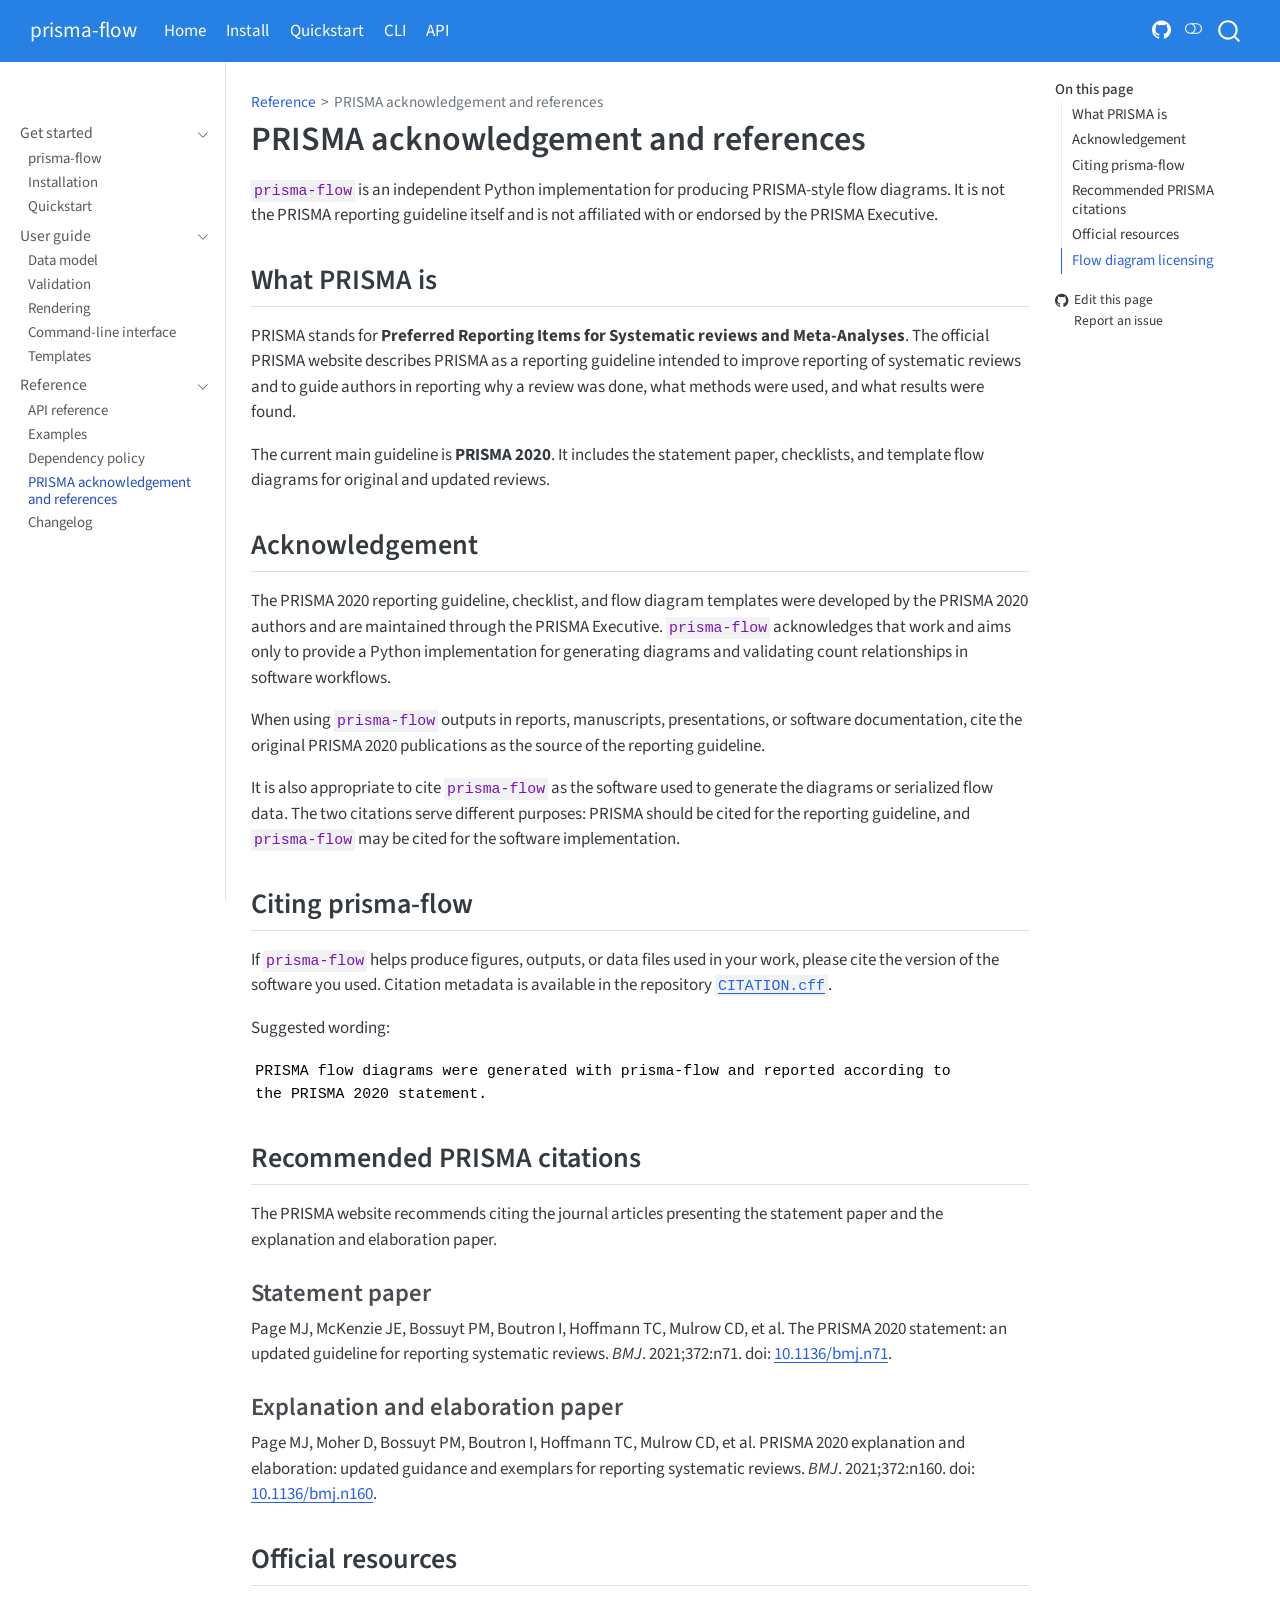
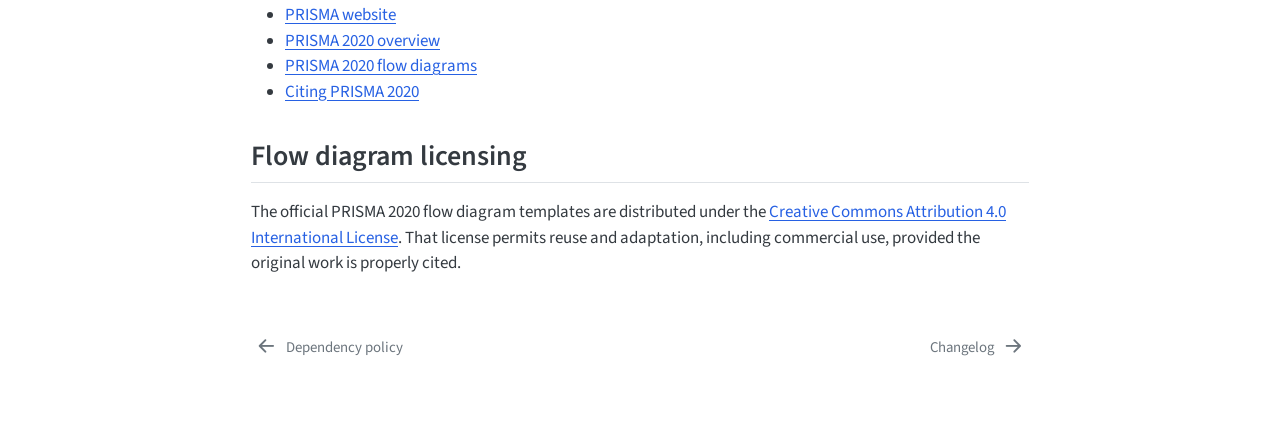
<file: references.html>
<!DOCTYPE html>
<html xmlns="http://www.w3.org/1999/xhtml" lang="en" xml:lang="en"><head>

<meta charset="utf-8">
<meta name="generator" content="quarto-1.9.38">

<meta name="viewport" content="width=device-width, initial-scale=1.0, user-scalable=yes">


<title>PRISMA acknowledgement and references – prisma-flow</title>
<style>
/* Default styles provided by pandoc.
** See https://pandoc.org/MANUAL.html#variables-for-html for config info.
*/
code{white-space: pre-wrap;}
span.smallcaps{font-variant: small-caps;}
div.columns{display: flex; gap: min(4vw, 1.5em);}
div.column{flex: auto; overflow-x: auto;}
div.hanging-indent{margin-left: 1.5em; text-indent: -1.5em;}
ul.task-list{list-style: none;}
ul.task-list li input[type="checkbox"] {
  width: 0.8em;
  margin: 0 0.8em 0.2em -1em; /* quarto-specific, see https://github.com/quarto-dev/quarto-cli/issues/4556 */ 
  vertical-align: middle;
}
</style>


<script src="site_libs/quarto-nav/quarto-nav.js"></script>
<script src="site_libs/quarto-nav/headroom.min.js"></script>
<script src="site_libs/clipboard/clipboard.min.js"></script>
<script src="site_libs/quarto-search/autocomplete.umd.js"></script>
<script src="site_libs/quarto-search/fuse.min.js"></script>
<script src="site_libs/quarto-search/quarto-search.js"></script>
<meta name="quarto:offset" content="./">
<link href="./changelog.html" rel="next">
<link href="./dependency-policy.html" rel="prev">
<script src="site_libs/quarto-html/quarto.js" type="module"></script>
<script src="site_libs/quarto-html/tabsets/tabsets.js" type="module"></script>
<script src="site_libs/quarto-html/popper.min.js"></script>
<script src="site_libs/quarto-html/tippy.umd.min.js"></script>
<script src="site_libs/quarto-html/anchor.min.js"></script>
<link href="site_libs/quarto-html/tippy.css" rel="stylesheet">
<link href="site_libs/quarto-html/quarto-syntax-highlighting-15634bcf2e68342d4ad2dfa704d543f6.css" rel="stylesheet" class="quarto-color-scheme" id="quarto-text-highlighting-styles">
<link href="site_libs/quarto-html/quarto-syntax-highlighting-dark-0a6b7249c26820e032cb0bd839ff02b1.css" rel="stylesheet" class="quarto-color-scheme quarto-color-alternate" id="quarto-text-highlighting-styles">
<link href="site_libs/quarto-html/quarto-syntax-highlighting-15634bcf2e68342d4ad2dfa704d543f6.css" rel="stylesheet" class="quarto-color-scheme-extra" id="quarto-text-highlighting-styles">
<script src="site_libs/bootstrap/bootstrap.min.js"></script>
<link href="site_libs/bootstrap/bootstrap-icons.css" rel="stylesheet">
<link href="site_libs/bootstrap/bootstrap-2d0ba0525d8e1c92213e3022d4d0771f.min.css" rel="stylesheet" append-hash="true" class="quarto-color-scheme" id="quarto-bootstrap" data-mode="light">
<link href="site_libs/bootstrap/bootstrap-dark-7a20ddddd3cbbfe429efc5f4f4f92fe7.min.css" rel="stylesheet" append-hash="true" class="quarto-color-scheme quarto-color-alternate" id="quarto-bootstrap" data-mode="dark">
<link href="site_libs/bootstrap/bootstrap-2d0ba0525d8e1c92213e3022d4d0771f.min.css" rel="stylesheet" append-hash="true" class="quarto-color-scheme-extra" id="quarto-bootstrap" data-mode="light">
<script id="quarto-search-options" type="application/json">{
  "location": "navbar",
  "copy-button": false,
  "collapse-after": 3,
  "panel-placement": "end",
  "type": "overlay",
  "limit": 50,
  "keyboard-shortcut": [
    "f",
    "/",
    "s"
  ],
  "show-item-context": false,
  "language": {
    "search-no-results-text": "No results",
    "search-matching-documents-text": "matching documents",
    "search-copy-link-title": "Copy link to search",
    "search-hide-matches-text": "Hide additional matches",
    "search-more-match-text": "more match in this document",
    "search-more-matches-text": "more matches in this document",
    "search-clear-button-title": "Clear",
    "search-text-placeholder": "",
    "search-detached-cancel-button-title": "Cancel",
    "search-submit-button-title": "Submit",
    "search-label": "Search"
  }
}</script>


<link rel="stylesheet" href="styles.css">
</head>

<body class="nav-sidebar docked nav-fixed quarto-light"><script id="quarto-html-before-body" type="application/javascript">
    const toggleBodyColorMode = (bsSheetEl) => {
      const mode = bsSheetEl.getAttribute("data-mode");
      const bodyEl = window.document.querySelector("body");
      if (mode === "dark") {
        bodyEl.classList.add("quarto-dark");
        bodyEl.classList.remove("quarto-light");
      } else {
        bodyEl.classList.add("quarto-light");
        bodyEl.classList.remove("quarto-dark");
      }
    }
    const toggleBodyColorPrimary = () => {
      const bsSheetEl = window.document.querySelector("link#quarto-bootstrap:not([rel=disabled-stylesheet])");
      if (bsSheetEl) {
        toggleBodyColorMode(bsSheetEl);
      }
    }
    const setColorSchemeToggle = (alternate) => {
      const toggles = window.document.querySelectorAll('.quarto-color-scheme-toggle');
      for (let i=0; i < toggles.length; i++) {
        const toggle = toggles[i];
        if (toggle) {
          if (alternate) {
            toggle.classList.add("alternate");
          } else {
            toggle.classList.remove("alternate");
          }
        }
      }
    };
    const toggleColorMode = (alternate) => {
      // Switch the stylesheets
      const primaryStylesheets = window.document.querySelectorAll('link.quarto-color-scheme:not(.quarto-color-alternate)');
      const alternateStylesheets = window.document.querySelectorAll('link.quarto-color-scheme.quarto-color-alternate');
      manageTransitions('#quarto-margin-sidebar .nav-link', false);
      if (alternate) {
        // note: dark is layered on light, we don't disable primary!
        enableStylesheet(alternateStylesheets);
        for (const sheetNode of alternateStylesheets) {
          if (sheetNode.id === "quarto-bootstrap") {
            toggleBodyColorMode(sheetNode);
          }
        }
      } else {
        disableStylesheet(alternateStylesheets);
        enableStylesheet(primaryStylesheets)
        toggleBodyColorPrimary();
      }
      manageTransitions('#quarto-margin-sidebar .nav-link', true);
      // Switch the toggles
      setColorSchemeToggle(alternate)
      // Hack to workaround the fact that safari doesn't
      // properly recolor the scrollbar when toggling (#1455)
      if (navigator.userAgent.indexOf('Safari') > 0 && navigator.userAgent.indexOf('Chrome') == -1) {
        manageTransitions("body", false);
        window.scrollTo(0, 1);
        setTimeout(() => {
          window.scrollTo(0, 0);
          manageTransitions("body", true);
        }, 40);
      }
    }
    const disableStylesheet = (stylesheets) => {
      for (let i=0; i < stylesheets.length; i++) {
        const stylesheet = stylesheets[i];
        stylesheet.rel = 'disabled-stylesheet';
      }
    }
    const enableStylesheet = (stylesheets) => {
      for (let i=0; i < stylesheets.length; i++) {
        const stylesheet = stylesheets[i];
        if(stylesheet.rel !== 'stylesheet') { // for Chrome, which will still FOUC without this check
          stylesheet.rel = 'stylesheet';
        }
      }
    }
    const manageTransitions = (selector, allowTransitions) => {
      const els = window.document.querySelectorAll(selector);
      for (let i=0; i < els.length; i++) {
        const el = els[i];
        if (allowTransitions) {
          el.classList.remove('notransition');
        } else {
          el.classList.add('notransition');
        }
      }
    }
    const isFileUrl = () => {
      return window.location.protocol === 'file:';
    }
    const hasAlternateSentinel = () => {
      let styleSentinel = getColorSchemeSentinel();
      if (styleSentinel !== null) {
        return styleSentinel === "alternate";
      } else {
        return false;
      }
    }
    const setStyleSentinel = (alternate) => {
      const value = alternate ? "alternate" : "default";
      if (!isFileUrl()) {
        window.localStorage.setItem("quarto-color-scheme", value);
      } else {
        localAlternateSentinel = value;
      }
    }
    const getColorSchemeSentinel = () => {
      if (!isFileUrl()) {
        const storageValue = window.localStorage.getItem("quarto-color-scheme");
        return storageValue != null ? storageValue : localAlternateSentinel;
      } else {
        return localAlternateSentinel;
      }
    }
    const toggleGiscusIfUsed = (isAlternate, darkModeDefault) => {
      const baseTheme = document.querySelector('#giscus-base-theme')?.value ?? 'light';
      const alternateTheme = document.querySelector('#giscus-alt-theme')?.value ?? 'dark';
      let newTheme = '';
      if(authorPrefersDark) {
        newTheme = isAlternate ? baseTheme : alternateTheme;
      } else {
        newTheme = isAlternate ? alternateTheme : baseTheme;
      }
      const changeGiscusTheme = () => {
        // From: https://github.com/giscus/giscus/issues/336
        const sendMessage = (message) => {
          const iframe = document.querySelector('iframe.giscus-frame');
          if (!iframe) return;
          iframe.contentWindow.postMessage({ giscus: message }, 'https://giscus.app');
        }
        sendMessage({
          setConfig: {
            theme: newTheme
          }
        });
      }
      const isGiscussLoaded = window.document.querySelector('iframe.giscus-frame') !== null;
      if (isGiscussLoaded) {
        changeGiscusTheme();
      }
    };
    const authorPrefersDark = false;
    const darkModeDefault = authorPrefersDark;
      document.querySelector('link#quarto-text-highlighting-styles.quarto-color-scheme-extra').rel = 'disabled-stylesheet';
      document.querySelector('link#quarto-bootstrap.quarto-color-scheme-extra').rel = 'disabled-stylesheet';
    let localAlternateSentinel = darkModeDefault ? 'alternate' : 'default';
    // Dark / light mode switch
    window.quartoToggleColorScheme = () => {
      // Read the current dark / light value
      let toAlternate = !hasAlternateSentinel();
      toggleColorMode(toAlternate);
      setStyleSentinel(toAlternate);
      toggleGiscusIfUsed(toAlternate, darkModeDefault);
      window.dispatchEvent(new Event('resize'));
    };
    // Switch to dark mode if need be
    if (hasAlternateSentinel()) {
      toggleColorMode(true);
    } else {
      toggleColorMode(false);
    }
  </script>

<div id="quarto-search-results"></div>
  <header id="quarto-header" class="headroom fixed-top">
    <nav class="navbar navbar-expand-lg " data-bs-theme="dark">
      <div class="navbar-container container-fluid">
      <div class="navbar-brand-container mx-auto">
    <a class="navbar-brand" href="./index.html">
    <span class="navbar-title">prisma-flow</span>
    </a>
  </div>
            <div id="quarto-search" class="" title="Search"></div>
          <button class="navbar-toggler" type="button" data-bs-toggle="collapse" data-bs-target="#navbarCollapse" aria-controls="navbarCollapse" role="menu" aria-expanded="false" aria-label="Toggle navigation" onclick="if (window.quartoToggleHeadroom) { window.quartoToggleHeadroom(); }">
  <span class="navbar-toggler-icon"></span>
</button>
          <div class="collapse navbar-collapse" id="navbarCollapse">
            <ul class="navbar-nav navbar-nav-scroll me-auto">
  <li class="nav-item">
    <a class="nav-link active" href="./index.html" aria-current="page"> 
<span class="menu-text">Home</span></a>
  </li>  
  <li class="nav-item">
    <a class="nav-link" href="./installation.html"> 
<span class="menu-text">Install</span></a>
  </li>  
  <li class="nav-item">
    <a class="nav-link" href="./quickstart.html"> 
<span class="menu-text">Quickstart</span></a>
  </li>  
  <li class="nav-item">
    <a class="nav-link" href="./cli.html"> 
<span class="menu-text">CLI</span></a>
  </li>  
  <li class="nav-item">
    <a class="nav-link" href="./api.html"> 
<span class="menu-text">API</span></a>
  </li>  
</ul>
            <ul class="navbar-nav navbar-nav-scroll ms-auto">
  <li class="nav-item compact">
    <a class="nav-link" href="https://github.com/osl-incubator/prisma-flow"> <i class="bi bi-github" role="img" aria-label="GitHub repository">
</i> 
<span class="menu-text"></span></a>
  </li>  
</ul>
          </div> <!-- /navcollapse -->
            <div class="quarto-navbar-tools">
  <a href="" class="quarto-color-scheme-toggle quarto-navigation-tool  px-1" onclick="window.quartoToggleColorScheme(); return false;" title="Toggle dark mode"><i class="bi"></i></a>
</div>
      </div> <!-- /container-fluid -->
    </nav>
  <nav class="quarto-secondary-nav">
    <div class="container-fluid d-flex">
      <button type="button" class="quarto-btn-toggle btn" data-bs-toggle="collapse" role="button" data-bs-target=".quarto-sidebar-collapse-item" aria-controls="quarto-sidebar" aria-expanded="false" aria-label="Toggle sidebar navigation" onclick="if (window.quartoToggleHeadroom) { window.quartoToggleHeadroom(); }">
        <i class="bi bi-layout-text-sidebar-reverse"></i>
      </button>
        <nav class="quarto-page-breadcrumbs" aria-label="breadcrumb"><ol class="breadcrumb"><li class="breadcrumb-item"><a href="./api.html">Reference</a></li><li class="breadcrumb-item"><a href="./references.html">PRISMA acknowledgement and references</a></li></ol></nav>
        <a class="flex-grow-1" role="navigation" data-bs-toggle="collapse" data-bs-target=".quarto-sidebar-collapse-item" aria-controls="quarto-sidebar" aria-expanded="false" aria-label="Toggle sidebar navigation" onclick="if (window.quartoToggleHeadroom) { window.quartoToggleHeadroom(); }">      
        </a>
      <button type="button" class="btn quarto-search-button" aria-label="Search" onclick="window.quartoOpenSearch();">
        <i class="bi bi-search"></i>
      </button>
    </div>
  </nav>
</header>
<!-- content -->
<div id="quarto-content" class="quarto-container page-columns page-rows-contents page-layout-article page-navbar">
<!-- sidebar -->
  <nav id="quarto-sidebar" class="sidebar collapse collapse-horizontal quarto-sidebar-collapse-item sidebar-navigation docked overflow-auto">
        <div class="mt-2 flex-shrink-0 align-items-center">
        <div class="sidebar-search">
        <div id="quarto-search" class="" title="Search"></div>
        </div>
        </div>
    <div class="sidebar-menu-container"> 
    <ul class="list-unstyled mt-1">
        <li class="sidebar-item sidebar-item-section">
      <div class="sidebar-item-container"> 
            <a class="sidebar-item-text sidebar-link text-start" data-bs-toggle="collapse" data-bs-target="#quarto-sidebar-section-1" role="navigation" aria-expanded="true">
 <span class="menu-text">Get started</span></a>
          <a class="sidebar-item-toggle text-start" data-bs-toggle="collapse" data-bs-target="#quarto-sidebar-section-1" role="navigation" aria-expanded="true" aria-label="Toggle section">
            <i class="bi bi-chevron-right ms-2"></i>
          </a> 
      </div>
      <ul id="quarto-sidebar-section-1" class="collapse list-unstyled sidebar-section depth1 show">  
          <li class="sidebar-item">
  <div class="sidebar-item-container"> 
  <a href="./index.html" class="sidebar-item-text sidebar-link">
 <span class="menu-text">prisma-flow</span></a>
  </div>
</li>
          <li class="sidebar-item">
  <div class="sidebar-item-container"> 
  <a href="./installation.html" class="sidebar-item-text sidebar-link">
 <span class="menu-text">Installation</span></a>
  </div>
</li>
          <li class="sidebar-item">
  <div class="sidebar-item-container"> 
  <a href="./quickstart.html" class="sidebar-item-text sidebar-link">
 <span class="menu-text">Quickstart</span></a>
  </div>
</li>
      </ul>
  </li>
        <li class="sidebar-item sidebar-item-section">
      <div class="sidebar-item-container"> 
            <a class="sidebar-item-text sidebar-link text-start" data-bs-toggle="collapse" data-bs-target="#quarto-sidebar-section-2" role="navigation" aria-expanded="true">
 <span class="menu-text">User guide</span></a>
          <a class="sidebar-item-toggle text-start" data-bs-toggle="collapse" data-bs-target="#quarto-sidebar-section-2" role="navigation" aria-expanded="true" aria-label="Toggle section">
            <i class="bi bi-chevron-right ms-2"></i>
          </a> 
      </div>
      <ul id="quarto-sidebar-section-2" class="collapse list-unstyled sidebar-section depth1 show">  
          <li class="sidebar-item">
  <div class="sidebar-item-container"> 
  <a href="./data-model.html" class="sidebar-item-text sidebar-link">
 <span class="menu-text">Data model</span></a>
  </div>
</li>
          <li class="sidebar-item">
  <div class="sidebar-item-container"> 
  <a href="./validation.html" class="sidebar-item-text sidebar-link">
 <span class="menu-text">Validation</span></a>
  </div>
</li>
          <li class="sidebar-item">
  <div class="sidebar-item-container"> 
  <a href="./rendering.html" class="sidebar-item-text sidebar-link">
 <span class="menu-text">Rendering</span></a>
  </div>
</li>
          <li class="sidebar-item">
  <div class="sidebar-item-container"> 
  <a href="./cli.html" class="sidebar-item-text sidebar-link">
 <span class="menu-text">Command-line interface</span></a>
  </div>
</li>
          <li class="sidebar-item">
  <div class="sidebar-item-container"> 
  <a href="./templates.html" class="sidebar-item-text sidebar-link">
 <span class="menu-text">Templates</span></a>
  </div>
</li>
      </ul>
  </li>
        <li class="sidebar-item sidebar-item-section">
      <div class="sidebar-item-container"> 
            <a class="sidebar-item-text sidebar-link text-start" data-bs-toggle="collapse" data-bs-target="#quarto-sidebar-section-3" role="navigation" aria-expanded="true">
 <span class="menu-text">Reference</span></a>
          <a class="sidebar-item-toggle text-start" data-bs-toggle="collapse" data-bs-target="#quarto-sidebar-section-3" role="navigation" aria-expanded="true" aria-label="Toggle section">
            <i class="bi bi-chevron-right ms-2"></i>
          </a> 
      </div>
      <ul id="quarto-sidebar-section-3" class="collapse list-unstyled sidebar-section depth1 show">  
          <li class="sidebar-item">
  <div class="sidebar-item-container"> 
  <a href="./api.html" class="sidebar-item-text sidebar-link">
 <span class="menu-text">API reference</span></a>
  </div>
</li>
          <li class="sidebar-item">
  <div class="sidebar-item-container"> 
  <a href="./examples.html" class="sidebar-item-text sidebar-link">
 <span class="menu-text">Examples</span></a>
  </div>
</li>
          <li class="sidebar-item">
  <div class="sidebar-item-container"> 
  <a href="./dependency-policy.html" class="sidebar-item-text sidebar-link">
 <span class="menu-text">Dependency policy</span></a>
  </div>
</li>
          <li class="sidebar-item">
  <div class="sidebar-item-container"> 
  <a href="./references.html" class="sidebar-item-text sidebar-link active">
 <span class="menu-text">PRISMA acknowledgement and references</span></a>
  </div>
</li>
          <li class="sidebar-item">
  <div class="sidebar-item-container"> 
  <a href="./changelog.html" class="sidebar-item-text sidebar-link">
 <span class="menu-text">Changelog</span></a>
  </div>
</li>
      </ul>
  </li>
    </ul>
    </div>
</nav>
<div id="quarto-sidebar-glass" class="quarto-sidebar-collapse-item" data-bs-toggle="collapse" data-bs-target=".quarto-sidebar-collapse-item"></div>
<!-- margin-sidebar -->
    <div id="quarto-margin-sidebar" class="sidebar margin-sidebar">
        <nav id="TOC" role="doc-toc" class="toc-active">
    <h2 id="toc-title">On this page</h2>
   
  <ul>
  <li><a href="#what-prisma-is" id="toc-what-prisma-is" class="nav-link active" data-scroll-target="#what-prisma-is">What PRISMA is</a></li>
  <li><a href="#acknowledgement" id="toc-acknowledgement" class="nav-link" data-scroll-target="#acknowledgement">Acknowledgement</a></li>
  <li><a href="#citing-prisma-flow" id="toc-citing-prisma-flow" class="nav-link" data-scroll-target="#citing-prisma-flow">Citing prisma-flow</a></li>
  <li><a href="#recommended-prisma-citations" id="toc-recommended-prisma-citations" class="nav-link" data-scroll-target="#recommended-prisma-citations">Recommended PRISMA citations</a>
  <ul class="collapse">
  <li><a href="#statement-paper" id="toc-statement-paper" class="nav-link" data-scroll-target="#statement-paper">Statement paper</a></li>
  <li><a href="#explanation-and-elaboration-paper" id="toc-explanation-and-elaboration-paper" class="nav-link" data-scroll-target="#explanation-and-elaboration-paper">Explanation and elaboration paper</a></li>
  </ul></li>
  <li><a href="#official-resources" id="toc-official-resources" class="nav-link" data-scroll-target="#official-resources">Official resources</a></li>
  <li><a href="#flow-diagram-licensing" id="toc-flow-diagram-licensing" class="nav-link" data-scroll-target="#flow-diagram-licensing">Flow diagram licensing</a></li>
  </ul>
<div class="toc-actions"><ul><li><a href="https://github.com/osl-incubator/prisma-flow/edit/main/references.qmd" class="toc-action"><i class="bi bi-github"></i>Edit this page</a></li><li><a href="https://github.com/osl-incubator/prisma-flow/issues/new" class="toc-action"><i class="bi empty"></i>Report an issue</a></li></ul></div></nav>
    </div>
<!-- main -->
<main class="content" id="quarto-document-content">


<header id="title-block-header" class="quarto-title-block default"><nav class="quarto-page-breadcrumbs quarto-title-breadcrumbs d-none d-lg-block" aria-label="breadcrumb"><ol class="breadcrumb"><li class="breadcrumb-item"><a href="./api.html">Reference</a></li><li class="breadcrumb-item"><a href="./references.html">PRISMA acknowledgement and references</a></li></ol></nav>
<div class="quarto-title">
<h1 class="title">PRISMA acknowledgement and references</h1>
</div>



<div class="quarto-title-meta">

    
  
    
  </div>
  


</header>


<p><code>prisma-flow</code> is an independent Python implementation for producing PRISMA-style flow diagrams. It is not the PRISMA reporting guideline itself and is not affiliated with or endorsed by the PRISMA Executive.</p>
<section id="what-prisma-is" class="level2">
<h2 class="anchored" data-anchor-id="what-prisma-is">What PRISMA is</h2>
<p>PRISMA stands for <strong>Preferred Reporting Items for Systematic reviews and Meta-Analyses</strong>. The official PRISMA website describes PRISMA as a reporting guideline intended to improve reporting of systematic reviews and to guide authors in reporting why a review was done, what methods were used, and what results were found.</p>
<p>The current main guideline is <strong>PRISMA 2020</strong>. It includes the statement paper, checklists, and template flow diagrams for original and updated reviews.</p>
</section>
<section id="acknowledgement" class="level2">
<h2 class="anchored" data-anchor-id="acknowledgement">Acknowledgement</h2>
<p>The PRISMA 2020 reporting guideline, checklist, and flow diagram templates were developed by the PRISMA 2020 authors and are maintained through the PRISMA Executive. <code>prisma-flow</code> acknowledges that work and aims only to provide a Python implementation for generating diagrams and validating count relationships in software workflows.</p>
<p>When using <code>prisma-flow</code> outputs in reports, manuscripts, presentations, or software documentation, cite the original PRISMA 2020 publications as the source of the reporting guideline.</p>
<p>It is also appropriate to cite <code>prisma-flow</code> as the software used to generate the diagrams or serialized flow data. The two citations serve different purposes: PRISMA should be cited for the reporting guideline, and <code>prisma-flow</code> may be cited for the software implementation.</p>
</section>
<section id="citing-prisma-flow" class="level2">
<h2 class="anchored" data-anchor-id="citing-prisma-flow">Citing prisma-flow</h2>
<p>If <code>prisma-flow</code> helps produce figures, outputs, or data files used in your work, please cite the version of the software you used. Citation metadata is available in the repository <a href="https://github.com/osl-incubator/prisma-flow/blob/main/CITATION.cff"><code>CITATION.cff</code></a>.</p>
<p>Suggested wording:</p>
<pre class="text"><code>PRISMA flow diagrams were generated with prisma-flow and reported according to
the PRISMA 2020 statement.</code></pre>
</section>
<section id="recommended-prisma-citations" class="level2">
<h2 class="anchored" data-anchor-id="recommended-prisma-citations">Recommended PRISMA citations</h2>
<p>The PRISMA website recommends citing the journal articles presenting the statement paper and the explanation and elaboration paper.</p>
<section id="statement-paper" class="level3">
<h3 class="anchored" data-anchor-id="statement-paper">Statement paper</h3>
<p>Page MJ, McKenzie JE, Bossuyt PM, Boutron I, Hoffmann TC, Mulrow CD, et al. The PRISMA 2020 statement: an updated guideline for reporting systematic reviews. <em>BMJ</em>. 2021;372:n71. doi: <a href="https://doi.org/10.1136/bmj.n71">10.1136/bmj.n71</a>.</p>
</section>
<section id="explanation-and-elaboration-paper" class="level3">
<h3 class="anchored" data-anchor-id="explanation-and-elaboration-paper">Explanation and elaboration paper</h3>
<p>Page MJ, Moher D, Bossuyt PM, Boutron I, Hoffmann TC, Mulrow CD, et al. PRISMA 2020 explanation and elaboration: updated guidance and exemplars for reporting systematic reviews. <em>BMJ</em>. 2021;372:n160. doi: <a href="https://doi.org/10.1136/bmj.n160">10.1136/bmj.n160</a>.</p>
</section>
</section>
<section id="official-resources" class="level2">
<h2 class="anchored" data-anchor-id="official-resources">Official resources</h2>
<ul>
<li><a href="https://www.prisma-statement.org/">PRISMA website</a></li>
<li><a href="https://www.prisma-statement.org/prisma-2020">PRISMA 2020 overview</a></li>
<li><a href="https://www.prisma-statement.org/prisma-2020-flow-diagram">PRISMA 2020 flow diagrams</a></li>
<li><a href="https://www.prisma-statement.org/citing-prisma-2020">Citing PRISMA 2020</a></li>
</ul>
</section>
<section id="flow-diagram-licensing" class="level2">
<h2 class="anchored" data-anchor-id="flow-diagram-licensing">Flow diagram licensing</h2>
<p>The official PRISMA 2020 flow diagram templates are distributed under the <a href="https://creativecommons.org/licenses/by/4.0/">Creative Commons Attribution 4.0 International License</a>. That license permits reuse and adaptation, including commercial use, provided the original work is properly cited.</p>


</section>

</main> <!-- /main -->
<script id="quarto-html-after-body" type="application/javascript">
  window.document.addEventListener("DOMContentLoaded", function (event) {
    // Ensure there is a toggle, if there isn't float one in the top right
    if (window.document.querySelector('.quarto-color-scheme-toggle') === null) {
      const a = window.document.createElement('a');
      a.classList.add('top-right');
      a.classList.add('quarto-color-scheme-toggle');
      a.href = "";
      a.onclick = function() { try { window.quartoToggleColorScheme(); } catch {} return false; };
      const i = window.document.createElement("i");
      i.classList.add('bi');
      a.appendChild(i);
      window.document.body.appendChild(a);
    }
    setColorSchemeToggle(hasAlternateSentinel())
    const icon = "";
    const anchorJS = new window.AnchorJS();
    anchorJS.options = {
      placement: 'right',
      icon: icon
    };
    anchorJS.add('.anchored');
    const isCodeAnnotation = (el) => {
      for (const clz of el.classList) {
        if (clz.startsWith('code-annotation-')) {                     
          return true;
        }
      }
      return false;
    }
    const onCopySuccess = function(e) {
      // button target
      const button = e.trigger;
      // don't keep focus
      button.blur();
      // flash "checked"
      button.classList.add('code-copy-button-checked');
      var currentTitle = button.getAttribute("title");
      button.setAttribute("title", "Copied!");
      let tooltip;
      if (window.bootstrap) {
        button.setAttribute("data-bs-toggle", "tooltip");
        button.setAttribute("data-bs-placement", "left");
        button.setAttribute("data-bs-title", "Copied!");
        tooltip = new bootstrap.Tooltip(button, 
          { trigger: "manual", 
            customClass: "code-copy-button-tooltip",
            offset: [0, -8]});
        tooltip.show();    
      }
      setTimeout(function() {
        if (tooltip) {
          tooltip.hide();
          button.removeAttribute("data-bs-title");
          button.removeAttribute("data-bs-toggle");
          button.removeAttribute("data-bs-placement");
        }
        button.setAttribute("title", currentTitle);
        button.classList.remove('code-copy-button-checked');
      }, 1000);
      // clear code selection
      e.clearSelection();
    }
    const getTextToCopy = function(trigger) {
      const outerScaffold = trigger.parentElement.cloneNode(true);
      const codeEl = outerScaffold.querySelector('code');
      for (const childEl of codeEl.children) {
        if (isCodeAnnotation(childEl)) {
          childEl.remove();
        }
      }
      return codeEl.innerText;
    }
    const clipboard = new window.ClipboardJS('.code-copy-button:not([data-in-quarto-modal])', {
      text: getTextToCopy
    });
    clipboard.on('success', onCopySuccess);
    if (window.document.getElementById('quarto-embedded-source-code-modal')) {
      const clipboardModal = new window.ClipboardJS('.code-copy-button[data-in-quarto-modal]', {
        text: getTextToCopy,
        container: window.document.getElementById('quarto-embedded-source-code-modal')
      });
      clipboardModal.on('success', onCopySuccess);
    }
      var localhostRegex = new RegExp(/^(?:http|https):\/\/localhost\:?[0-9]*\//);
      var mailtoRegex = new RegExp(/^mailto:/);
        var filterRegex = new RegExp("https:\/\/osl-incubator\.github\.io\/prisma-flow\/");
      var isInternal = (href) => {
          return filterRegex.test(href) || localhostRegex.test(href) || mailtoRegex.test(href);
      }
      // Inspect non-navigation links and adorn them if external
     var links = window.document.querySelectorAll('a[href]:not(.nav-link):not(.navbar-brand):not(.toc-action):not(.sidebar-link):not(.sidebar-item-toggle):not(.pagination-link):not(.no-external):not([aria-hidden]):not(.dropdown-item):not(.quarto-navigation-tool):not(.about-link)');
      for (var i=0; i<links.length; i++) {
        const link = links[i];
        if (!isInternal(link.href)) {
          // undo the damage that might have been done by quarto-nav.js in the case of
          // links that we want to consider external
          if (link.dataset.originalHref !== undefined) {
            link.href = link.dataset.originalHref;
          }
            // target, if specified
            link.setAttribute("target", "_blank");
            if (link.getAttribute("rel") === null) {
              link.setAttribute("rel", "noopener");
            }
        }
      }
    function tippyHover(el, contentFn, onTriggerFn, onUntriggerFn) {
      const config = {
        allowHTML: true,
        maxWidth: 500,
        delay: 100,
        arrow: false,
        appendTo: function(el) {
            return el.parentElement;
        },
        interactive: true,
        interactiveBorder: 10,
        theme: 'quarto',
        placement: 'bottom-start',
      };
      if (contentFn) {
        config.content = contentFn;
      }
      if (onTriggerFn) {
        config.onTrigger = onTriggerFn;
      }
      if (onUntriggerFn) {
        config.onUntrigger = onUntriggerFn;
      }
      window.tippy(el, config); 
    }
    const noterefs = window.document.querySelectorAll('a[role="doc-noteref"]');
    for (var i=0; i<noterefs.length; i++) {
      const ref = noterefs[i];
      tippyHover(ref, function() {
        // use id or data attribute instead here
        let href = ref.getAttribute('data-footnote-href') || ref.getAttribute('href');
        try { href = new URL(href).hash; } catch {}
        const id = href.replace(/^#\/?/, "");
        const note = window.document.getElementById(id);
        if (note) {
          return note.innerHTML;
        } else {
          return "";
        }
      });
    }
    const xrefs = window.document.querySelectorAll('a.quarto-xref');
    const processXRef = (id, note) => {
      // Strip column container classes
      const stripColumnClz = (el) => {
        el.classList.remove("page-full", "page-columns");
        if (el.children) {
          for (const child of el.children) {
            stripColumnClz(child);
          }
        }
      }
      stripColumnClz(note)
      if (id === null || id.startsWith('sec-')) {
        // Special case sections, only their first couple elements
        const container = document.createElement("div");
        if (note.children && note.children.length > 2) {
          container.appendChild(note.children[0].cloneNode(true));
          for (let i = 1; i < note.children.length; i++) {
            const child = note.children[i];
            if (child.tagName === "P" && child.innerText === "") {
              continue;
            } else {
              container.appendChild(child.cloneNode(true));
              break;
            }
          }
          if (window.Quarto?.typesetMath) {
            window.Quarto.typesetMath(container);
          }
          return container.innerHTML
        } else {
          if (window.Quarto?.typesetMath) {
            window.Quarto.typesetMath(note);
          }
          return note.innerHTML;
        }
      } else {
        // Remove any anchor links if they are present
        const anchorLink = note.querySelector('a.anchorjs-link');
        if (anchorLink) {
          anchorLink.remove();
        }
        if (window.Quarto?.typesetMath) {
          window.Quarto.typesetMath(note);
        }
        if (note.classList.contains("callout")) {
          return note.outerHTML;
        } else {
          return note.innerHTML;
        }
      }
    }
    for (var i=0; i<xrefs.length; i++) {
      const xref = xrefs[i];
      tippyHover(xref, undefined, function(instance) {
        instance.disable();
        let url = xref.getAttribute('href');
        let hash = undefined; 
        if (url.startsWith('#')) {
          hash = url;
        } else {
          try { hash = new URL(url).hash; } catch {}
        }
        if (hash) {
          const id = hash.replace(/^#\/?/, "");
          const note = window.document.getElementById(id);
          if (note !== null) {
            try {
              const html = processXRef(id, note.cloneNode(true));
              instance.setContent(html);
            } finally {
              instance.enable();
              instance.show();
            }
          } else {
            // See if we can fetch this
            fetch(url.split('#')[0])
            .then(res => res.text())
            .then(html => {
              const parser = new DOMParser();
              const htmlDoc = parser.parseFromString(html, "text/html");
              const note = htmlDoc.getElementById(id);
              if (note !== null) {
                const html = processXRef(id, note);
                instance.setContent(html);
              } 
            }).finally(() => {
              instance.enable();
              instance.show();
            });
          }
        } else {
          // See if we can fetch a full url (with no hash to target)
          // This is a special case and we should probably do some content thinning / targeting
          fetch(url)
          .then(res => res.text())
          .then(html => {
            const parser = new DOMParser();
            const htmlDoc = parser.parseFromString(html, "text/html");
            const note = htmlDoc.querySelector('main.content');
            if (note !== null) {
              // This should only happen for chapter cross references
              // (since there is no id in the URL)
              // remove the first header
              if (note.children.length > 0 && note.children[0].tagName === "HEADER") {
                note.children[0].remove();
              }
              const html = processXRef(null, note);
              instance.setContent(html);
            } 
          }).finally(() => {
            instance.enable();
            instance.show();
          });
        }
      }, function(instance) {
      });
    }
        let selectedAnnoteEl;
        const selectorForAnnotation = ( cell, annotation) => {
          let cellAttr = 'data-code-cell="' + cell + '"';
          let lineAttr = 'data-code-annotation="' +  annotation + '"';
          const selector = 'span[' + cellAttr + '][' + lineAttr + ']';
          return selector;
        }
        const selectCodeLines = (annoteEl) => {
          const doc = window.document;
          const targetCell = annoteEl.getAttribute("data-target-cell");
          const targetAnnotation = annoteEl.getAttribute("data-target-annotation");
          const annoteSpan = window.document.querySelector(selectorForAnnotation(targetCell, targetAnnotation));
          const lines = annoteSpan.getAttribute("data-code-lines").split(",");
          const lineIds = lines.map((line) => {
            return targetCell + "-" + line;
          })
          let top = null;
          let height = null;
          let parent = null;
          if (lineIds.length > 0) {
              //compute the position of the single el (top and bottom and make a div)
              const el = window.document.getElementById(lineIds[0]);
              top = el.offsetTop;
              height = el.offsetHeight;
              parent = el.parentElement.parentElement;
            if (lineIds.length > 1) {
              const lastEl = window.document.getElementById(lineIds[lineIds.length - 1]);
              const bottom = lastEl.offsetTop + lastEl.offsetHeight;
              height = bottom - top;
            }
            if (top !== null && height !== null && parent !== null) {
              // cook up a div (if necessary) and position it 
              let div = window.document.getElementById("code-annotation-line-highlight");
              if (div === null) {
                div = window.document.createElement("div");
                div.setAttribute("id", "code-annotation-line-highlight");
                div.style.position = 'absolute';
                parent.appendChild(div);
              }
              div.style.top = top - 2 + "px";
              div.style.height = height + 4 + "px";
              div.style.left = 0;
              let gutterDiv = window.document.getElementById("code-annotation-line-highlight-gutter");
              if (gutterDiv === null) {
                gutterDiv = window.document.createElement("div");
                gutterDiv.setAttribute("id", "code-annotation-line-highlight-gutter");
                gutterDiv.style.position = 'absolute';
                const codeCell = window.document.getElementById(targetCell);
                const gutter = codeCell.querySelector('.code-annotation-gutter');
                gutter.appendChild(gutterDiv);
              }
              gutterDiv.style.top = top - 2 + "px";
              gutterDiv.style.height = height + 4 + "px";
            }
            selectedAnnoteEl = annoteEl;
          }
        };
        const unselectCodeLines = () => {
          const elementsIds = ["code-annotation-line-highlight", "code-annotation-line-highlight-gutter"];
          elementsIds.forEach((elId) => {
            const div = window.document.getElementById(elId);
            if (div) {
              div.remove();
            }
          });
          selectedAnnoteEl = undefined;
        };
          // Handle positioning of the toggle
      window.addEventListener(
        "resize",
        throttle(() => {
          elRect = undefined;
          if (selectedAnnoteEl) {
            selectCodeLines(selectedAnnoteEl);
          }
        }, 10)
      );
      function throttle(fn, ms) {
      let throttle = false;
      let timer;
        return (...args) => {
          if(!throttle) { // first call gets through
              fn.apply(this, args);
              throttle = true;
          } else { // all the others get throttled
              if(timer) clearTimeout(timer); // cancel #2
              timer = setTimeout(() => {
                fn.apply(this, args);
                timer = throttle = false;
              }, ms);
          }
        };
      }
        // Attach click handler to the DT
        const annoteDls = window.document.querySelectorAll('dt[data-target-cell]');
        for (const annoteDlNode of annoteDls) {
          annoteDlNode.addEventListener('click', (event) => {
            const clickedEl = event.target;
            if (clickedEl !== selectedAnnoteEl) {
              unselectCodeLines();
              const activeEl = window.document.querySelector('dt[data-target-cell].code-annotation-active');
              if (activeEl) {
                activeEl.classList.remove('code-annotation-active');
              }
              selectCodeLines(clickedEl);
              clickedEl.classList.add('code-annotation-active');
            } else {
              // Unselect the line
              unselectCodeLines();
              clickedEl.classList.remove('code-annotation-active');
            }
          });
        }
    const findCites = (el) => {
      const parentEl = el.parentElement;
      if (parentEl) {
        const cites = parentEl.dataset.cites;
        if (cites) {
          return {
            el,
            cites: cites.split(' ')
          };
        } else {
          return findCites(el.parentElement)
        }
      } else {
        return undefined;
      }
    };
    var bibliorefs = window.document.querySelectorAll('a[role="doc-biblioref"]');
    for (var i=0; i<bibliorefs.length; i++) {
      const ref = bibliorefs[i];
      const citeInfo = findCites(ref);
      if (citeInfo) {
        tippyHover(citeInfo.el, function() {
          var popup = window.document.createElement('div');
          citeInfo.cites.forEach(function(cite) {
            var citeDiv = window.document.createElement('div');
            citeDiv.classList.add('hanging-indent');
            citeDiv.classList.add('csl-entry');
            var biblioDiv = window.document.getElementById('ref-' + cite);
            if (biblioDiv) {
              citeDiv.innerHTML = biblioDiv.innerHTML;
            }
            popup.appendChild(citeDiv);
          });
          return popup.innerHTML;
        });
      }
    }
  });
  </script>
<nav class="page-navigation">
  <div class="nav-page nav-page-previous">
      <a href="./dependency-policy.html" class="pagination-link" aria-label="Dependency policy">
        <i class="bi bi-arrow-left-short"></i> <span class="nav-page-text">Dependency policy</span>
      </a>          
  </div>
  <div class="nav-page nav-page-next">
      <a href="./changelog.html" class="pagination-link" aria-label="Changelog">
        <span class="nav-page-text">Changelog</span> <i class="bi bi-arrow-right-short"></i>
      </a>
  </div>
</nav>
</div> <!-- /content -->




<footer class="footer"><div class="nav-footer"><div class="nav-footer-center"><div class="toc-actions d-sm-block d-md-none"><ul><li><a href="https://github.com/osl-incubator/prisma-flow/edit/main/references.qmd" class="toc-action"><i class="bi bi-github"></i>Edit this page</a></li><li><a href="https://github.com/osl-incubator/prisma-flow/issues/new" class="toc-action"><i class="bi empty"></i>Report an issue</a></li></ul></div></div></div></footer></body></html>
</file>
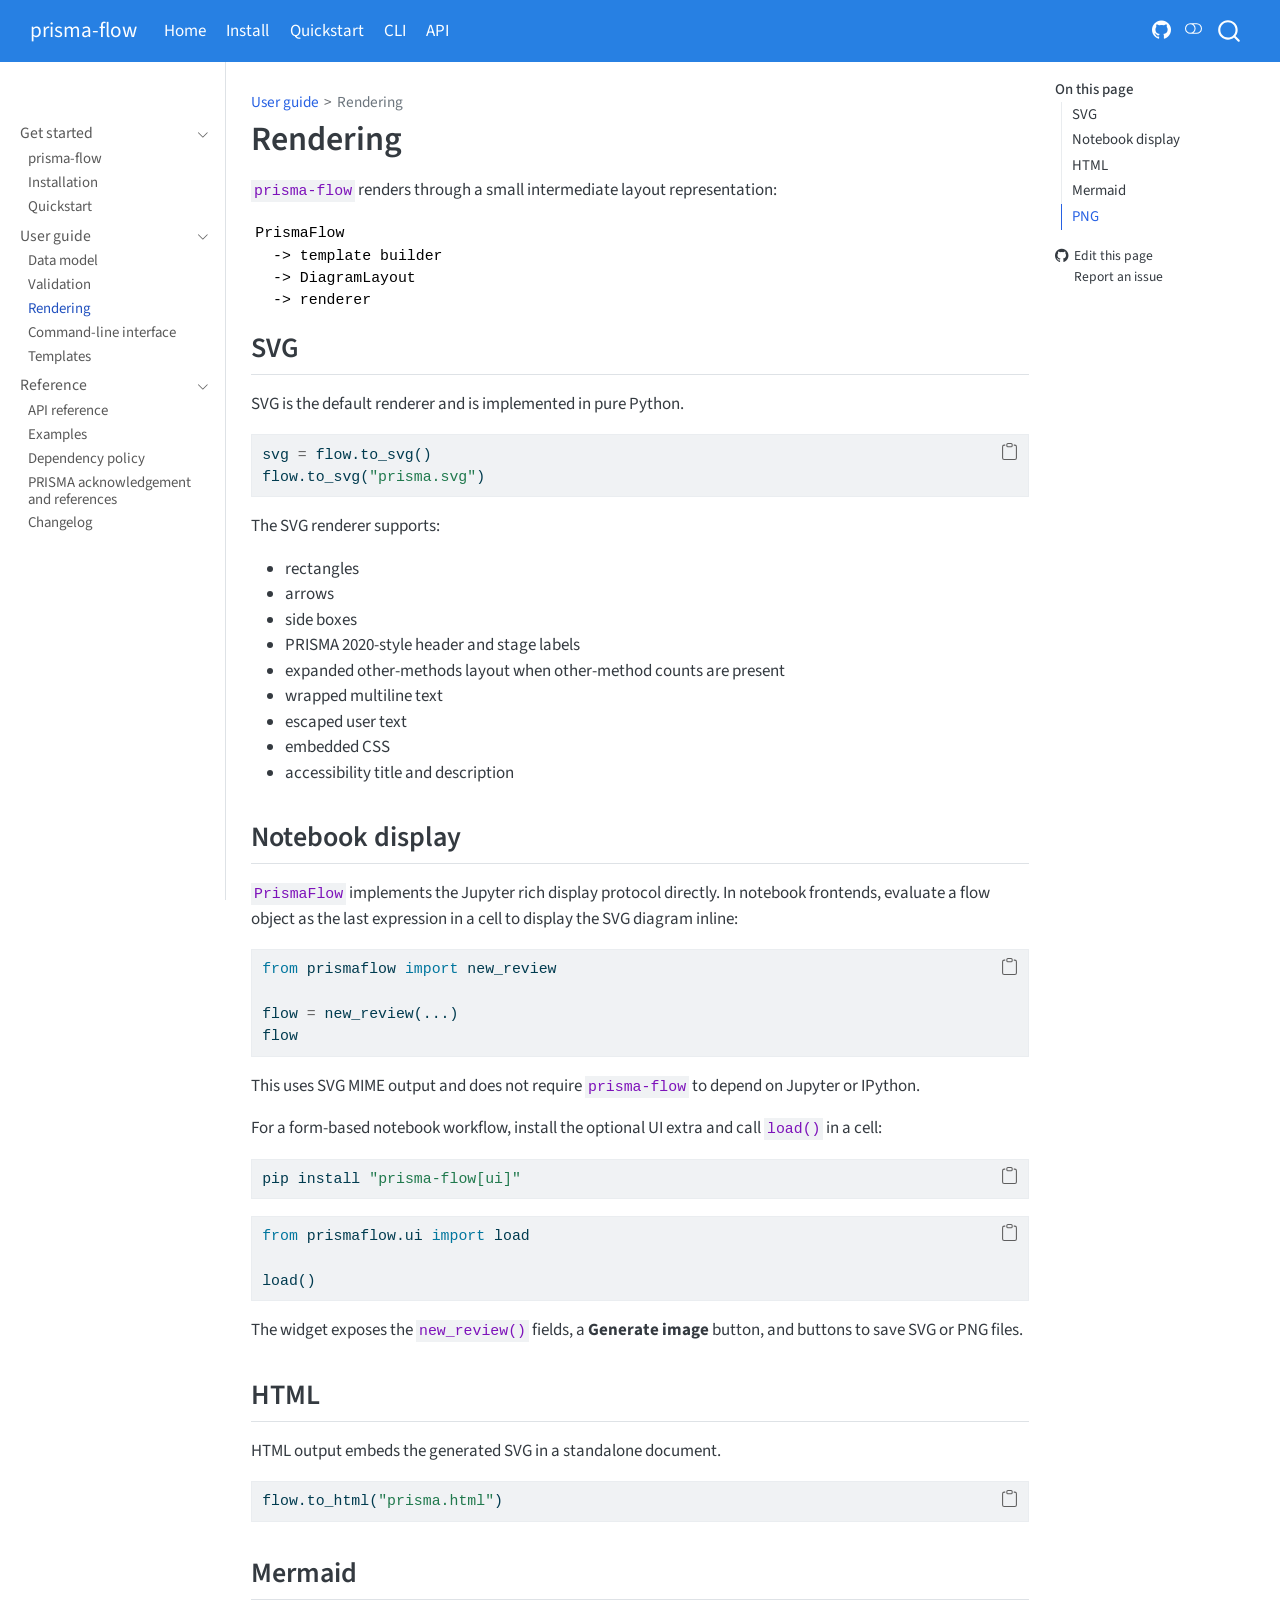
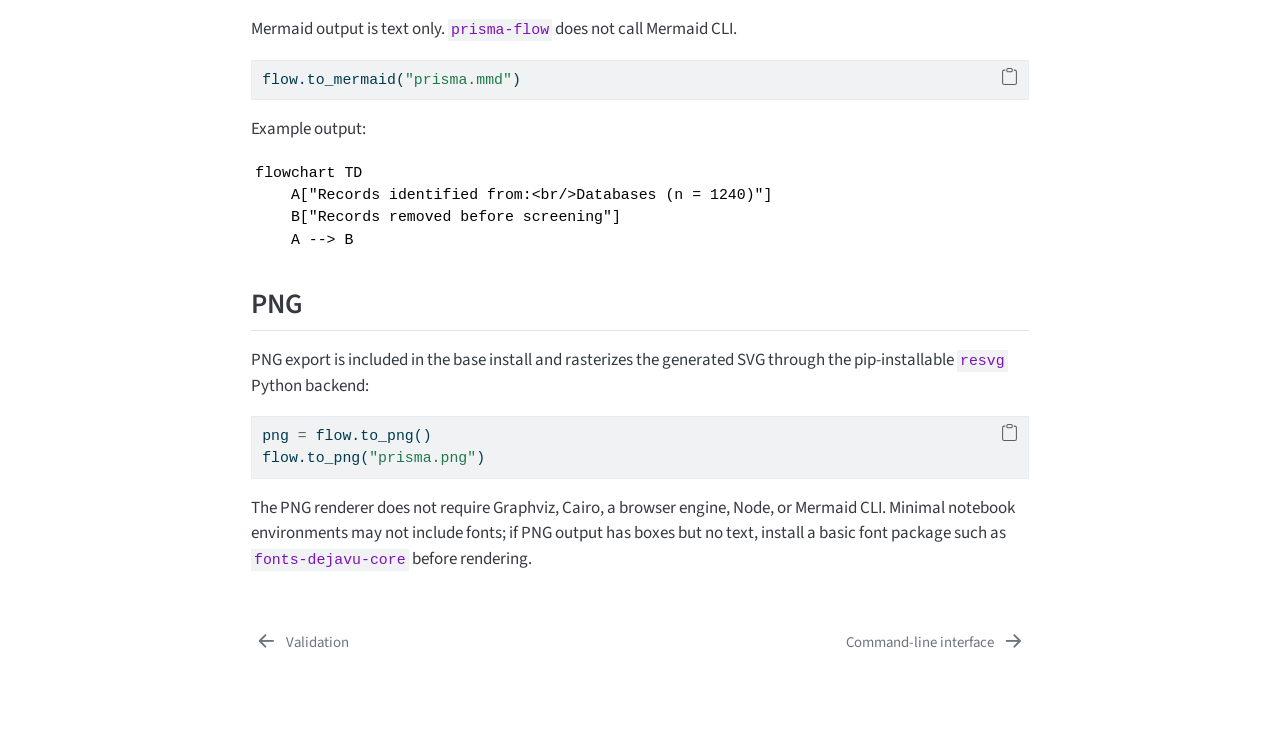
<file: rendering.html>
<!DOCTYPE html>
<html xmlns="http://www.w3.org/1999/xhtml" lang="en" xml:lang="en"><head>

<meta charset="utf-8">
<meta name="generator" content="quarto-1.9.38">

<meta name="viewport" content="width=device-width, initial-scale=1.0, user-scalable=yes">


<title>Rendering – prisma-flow</title>
<style>
/* Default styles provided by pandoc.
** See https://pandoc.org/MANUAL.html#variables-for-html for config info.
*/
code{white-space: pre-wrap;}
span.smallcaps{font-variant: small-caps;}
div.columns{display: flex; gap: min(4vw, 1.5em);}
div.column{flex: auto; overflow-x: auto;}
div.hanging-indent{margin-left: 1.5em; text-indent: -1.5em;}
ul.task-list{list-style: none;}
ul.task-list li input[type="checkbox"] {
  width: 0.8em;
  margin: 0 0.8em 0.2em -1em; /* quarto-specific, see https://github.com/quarto-dev/quarto-cli/issues/4556 */ 
  vertical-align: middle;
}
/* CSS for syntax highlighting */
html { -webkit-text-size-adjust: 100%; }
pre > code.sourceCode { white-space: pre; position: relative; }
pre > code.sourceCode > span { display: inline-block; line-height: 1.25; }
pre > code.sourceCode > span:empty { height: 1.2em; }
.sourceCode { overflow: visible; }
code.sourceCode > span { color: inherit; text-decoration: inherit; }
div.sourceCode { margin: 1em 0; }
pre.sourceCode { margin: 0; }
@media screen {
div.sourceCode { overflow: auto; }
}
@media print {
pre > code.sourceCode { white-space: pre-wrap; }
pre > code.sourceCode > span { text-indent: -5em; padding-left: 5em; }
}
pre.numberSource code
  { counter-reset: source-line 0; }
pre.numberSource code > span
  { position: relative; left: -4em; counter-increment: source-line; }
pre.numberSource code > span > a:first-child::before
  { content: counter(source-line);
    position: relative; left: -1em; text-align: right; vertical-align: baseline;
    border: none; display: inline-block;
    -webkit-touch-callout: none; -webkit-user-select: none;
    -khtml-user-select: none; -moz-user-select: none;
    -ms-user-select: none; user-select: none;
    padding: 0 4px; width: 4em;
  }
pre.numberSource { margin-left: 3em;  padding-left: 4px; }
div.sourceCode
  {   }
@media screen {
pre > code.sourceCode > span > a:first-child::before { text-decoration: underline; }
}
</style>


<script src="site_libs/quarto-nav/quarto-nav.js"></script>
<script src="site_libs/quarto-nav/headroom.min.js"></script>
<script src="site_libs/clipboard/clipboard.min.js"></script>
<script src="site_libs/quarto-search/autocomplete.umd.js"></script>
<script src="site_libs/quarto-search/fuse.min.js"></script>
<script src="site_libs/quarto-search/quarto-search.js"></script>
<meta name="quarto:offset" content="./">
<link href="./cli.html" rel="next">
<link href="./validation.html" rel="prev">
<script src="site_libs/quarto-html/quarto.js" type="module"></script>
<script src="site_libs/quarto-html/tabsets/tabsets.js" type="module"></script>
<script src="site_libs/quarto-html/popper.min.js"></script>
<script src="site_libs/quarto-html/tippy.umd.min.js"></script>
<script src="site_libs/quarto-html/anchor.min.js"></script>
<link href="site_libs/quarto-html/tippy.css" rel="stylesheet">
<link href="site_libs/quarto-html/quarto-syntax-highlighting-15634bcf2e68342d4ad2dfa704d543f6.css" rel="stylesheet" class="quarto-color-scheme" id="quarto-text-highlighting-styles">
<link href="site_libs/quarto-html/quarto-syntax-highlighting-dark-0a6b7249c26820e032cb0bd839ff02b1.css" rel="stylesheet" class="quarto-color-scheme quarto-color-alternate" id="quarto-text-highlighting-styles">
<link href="site_libs/quarto-html/quarto-syntax-highlighting-15634bcf2e68342d4ad2dfa704d543f6.css" rel="stylesheet" class="quarto-color-scheme-extra" id="quarto-text-highlighting-styles">
<script src="site_libs/bootstrap/bootstrap.min.js"></script>
<link href="site_libs/bootstrap/bootstrap-icons.css" rel="stylesheet">
<link href="site_libs/bootstrap/bootstrap-2d0ba0525d8e1c92213e3022d4d0771f.min.css" rel="stylesheet" append-hash="true" class="quarto-color-scheme" id="quarto-bootstrap" data-mode="light">
<link href="site_libs/bootstrap/bootstrap-dark-7a20ddddd3cbbfe429efc5f4f4f92fe7.min.css" rel="stylesheet" append-hash="true" class="quarto-color-scheme quarto-color-alternate" id="quarto-bootstrap" data-mode="dark">
<link href="site_libs/bootstrap/bootstrap-2d0ba0525d8e1c92213e3022d4d0771f.min.css" rel="stylesheet" append-hash="true" class="quarto-color-scheme-extra" id="quarto-bootstrap" data-mode="light">
<script id="quarto-search-options" type="application/json">{
  "location": "navbar",
  "copy-button": false,
  "collapse-after": 3,
  "panel-placement": "end",
  "type": "overlay",
  "limit": 50,
  "keyboard-shortcut": [
    "f",
    "/",
    "s"
  ],
  "show-item-context": false,
  "language": {
    "search-no-results-text": "No results",
    "search-matching-documents-text": "matching documents",
    "search-copy-link-title": "Copy link to search",
    "search-hide-matches-text": "Hide additional matches",
    "search-more-match-text": "more match in this document",
    "search-more-matches-text": "more matches in this document",
    "search-clear-button-title": "Clear",
    "search-text-placeholder": "",
    "search-detached-cancel-button-title": "Cancel",
    "search-submit-button-title": "Submit",
    "search-label": "Search"
  }
}</script>


<link rel="stylesheet" href="styles.css">
</head>

<body class="nav-sidebar docked nav-fixed quarto-light"><script id="quarto-html-before-body" type="application/javascript">
    const toggleBodyColorMode = (bsSheetEl) => {
      const mode = bsSheetEl.getAttribute("data-mode");
      const bodyEl = window.document.querySelector("body");
      if (mode === "dark") {
        bodyEl.classList.add("quarto-dark");
        bodyEl.classList.remove("quarto-light");
      } else {
        bodyEl.classList.add("quarto-light");
        bodyEl.classList.remove("quarto-dark");
      }
    }
    const toggleBodyColorPrimary = () => {
      const bsSheetEl = window.document.querySelector("link#quarto-bootstrap:not([rel=disabled-stylesheet])");
      if (bsSheetEl) {
        toggleBodyColorMode(bsSheetEl);
      }
    }
    const setColorSchemeToggle = (alternate) => {
      const toggles = window.document.querySelectorAll('.quarto-color-scheme-toggle');
      for (let i=0; i < toggles.length; i++) {
        const toggle = toggles[i];
        if (toggle) {
          if (alternate) {
            toggle.classList.add("alternate");
          } else {
            toggle.classList.remove("alternate");
          }
        }
      }
    };
    const toggleColorMode = (alternate) => {
      // Switch the stylesheets
      const primaryStylesheets = window.document.querySelectorAll('link.quarto-color-scheme:not(.quarto-color-alternate)');
      const alternateStylesheets = window.document.querySelectorAll('link.quarto-color-scheme.quarto-color-alternate');
      manageTransitions('#quarto-margin-sidebar .nav-link', false);
      if (alternate) {
        // note: dark is layered on light, we don't disable primary!
        enableStylesheet(alternateStylesheets);
        for (const sheetNode of alternateStylesheets) {
          if (sheetNode.id === "quarto-bootstrap") {
            toggleBodyColorMode(sheetNode);
          }
        }
      } else {
        disableStylesheet(alternateStylesheets);
        enableStylesheet(primaryStylesheets)
        toggleBodyColorPrimary();
      }
      manageTransitions('#quarto-margin-sidebar .nav-link', true);
      // Switch the toggles
      setColorSchemeToggle(alternate)
      // Hack to workaround the fact that safari doesn't
      // properly recolor the scrollbar when toggling (#1455)
      if (navigator.userAgent.indexOf('Safari') > 0 && navigator.userAgent.indexOf('Chrome') == -1) {
        manageTransitions("body", false);
        window.scrollTo(0, 1);
        setTimeout(() => {
          window.scrollTo(0, 0);
          manageTransitions("body", true);
        }, 40);
      }
    }
    const disableStylesheet = (stylesheets) => {
      for (let i=0; i < stylesheets.length; i++) {
        const stylesheet = stylesheets[i];
        stylesheet.rel = 'disabled-stylesheet';
      }
    }
    const enableStylesheet = (stylesheets) => {
      for (let i=0; i < stylesheets.length; i++) {
        const stylesheet = stylesheets[i];
        if(stylesheet.rel !== 'stylesheet') { // for Chrome, which will still FOUC without this check
          stylesheet.rel = 'stylesheet';
        }
      }
    }
    const manageTransitions = (selector, allowTransitions) => {
      const els = window.document.querySelectorAll(selector);
      for (let i=0; i < els.length; i++) {
        const el = els[i];
        if (allowTransitions) {
          el.classList.remove('notransition');
        } else {
          el.classList.add('notransition');
        }
      }
    }
    const isFileUrl = () => {
      return window.location.protocol === 'file:';
    }
    const hasAlternateSentinel = () => {
      let styleSentinel = getColorSchemeSentinel();
      if (styleSentinel !== null) {
        return styleSentinel === "alternate";
      } else {
        return false;
      }
    }
    const setStyleSentinel = (alternate) => {
      const value = alternate ? "alternate" : "default";
      if (!isFileUrl()) {
        window.localStorage.setItem("quarto-color-scheme", value);
      } else {
        localAlternateSentinel = value;
      }
    }
    const getColorSchemeSentinel = () => {
      if (!isFileUrl()) {
        const storageValue = window.localStorage.getItem("quarto-color-scheme");
        return storageValue != null ? storageValue : localAlternateSentinel;
      } else {
        return localAlternateSentinel;
      }
    }
    const toggleGiscusIfUsed = (isAlternate, darkModeDefault) => {
      const baseTheme = document.querySelector('#giscus-base-theme')?.value ?? 'light';
      const alternateTheme = document.querySelector('#giscus-alt-theme')?.value ?? 'dark';
      let newTheme = '';
      if(authorPrefersDark) {
        newTheme = isAlternate ? baseTheme : alternateTheme;
      } else {
        newTheme = isAlternate ? alternateTheme : baseTheme;
      }
      const changeGiscusTheme = () => {
        // From: https://github.com/giscus/giscus/issues/336
        const sendMessage = (message) => {
          const iframe = document.querySelector('iframe.giscus-frame');
          if (!iframe) return;
          iframe.contentWindow.postMessage({ giscus: message }, 'https://giscus.app');
        }
        sendMessage({
          setConfig: {
            theme: newTheme
          }
        });
      }
      const isGiscussLoaded = window.document.querySelector('iframe.giscus-frame') !== null;
      if (isGiscussLoaded) {
        changeGiscusTheme();
      }
    };
    const authorPrefersDark = false;
    const darkModeDefault = authorPrefersDark;
      document.querySelector('link#quarto-text-highlighting-styles.quarto-color-scheme-extra').rel = 'disabled-stylesheet';
      document.querySelector('link#quarto-bootstrap.quarto-color-scheme-extra').rel = 'disabled-stylesheet';
    let localAlternateSentinel = darkModeDefault ? 'alternate' : 'default';
    // Dark / light mode switch
    window.quartoToggleColorScheme = () => {
      // Read the current dark / light value
      let toAlternate = !hasAlternateSentinel();
      toggleColorMode(toAlternate);
      setStyleSentinel(toAlternate);
      toggleGiscusIfUsed(toAlternate, darkModeDefault);
      window.dispatchEvent(new Event('resize'));
    };
    // Switch to dark mode if need be
    if (hasAlternateSentinel()) {
      toggleColorMode(true);
    } else {
      toggleColorMode(false);
    }
  </script>

<div id="quarto-search-results"></div>
  <header id="quarto-header" class="headroom fixed-top">
    <nav class="navbar navbar-expand-lg " data-bs-theme="dark">
      <div class="navbar-container container-fluid">
      <div class="navbar-brand-container mx-auto">
    <a class="navbar-brand" href="./index.html">
    <span class="navbar-title">prisma-flow</span>
    </a>
  </div>
            <div id="quarto-search" class="" title="Search"></div>
          <button class="navbar-toggler" type="button" data-bs-toggle="collapse" data-bs-target="#navbarCollapse" aria-controls="navbarCollapse" role="menu" aria-expanded="false" aria-label="Toggle navigation" onclick="if (window.quartoToggleHeadroom) { window.quartoToggleHeadroom(); }">
  <span class="navbar-toggler-icon"></span>
</button>
          <div class="collapse navbar-collapse" id="navbarCollapse">
            <ul class="navbar-nav navbar-nav-scroll me-auto">
  <li class="nav-item">
    <a class="nav-link active" href="./index.html" aria-current="page"> 
<span class="menu-text">Home</span></a>
  </li>  
  <li class="nav-item">
    <a class="nav-link" href="./installation.html"> 
<span class="menu-text">Install</span></a>
  </li>  
  <li class="nav-item">
    <a class="nav-link" href="./quickstart.html"> 
<span class="menu-text">Quickstart</span></a>
  </li>  
  <li class="nav-item">
    <a class="nav-link" href="./cli.html"> 
<span class="menu-text">CLI</span></a>
  </li>  
  <li class="nav-item">
    <a class="nav-link" href="./api.html"> 
<span class="menu-text">API</span></a>
  </li>  
</ul>
            <ul class="navbar-nav navbar-nav-scroll ms-auto">
  <li class="nav-item compact">
    <a class="nav-link" href="https://github.com/osl-incubator/prisma-flow"> <i class="bi bi-github" role="img" aria-label="GitHub repository">
</i> 
<span class="menu-text"></span></a>
  </li>  
</ul>
          </div> <!-- /navcollapse -->
            <div class="quarto-navbar-tools">
  <a href="" class="quarto-color-scheme-toggle quarto-navigation-tool  px-1" onclick="window.quartoToggleColorScheme(); return false;" title="Toggle dark mode"><i class="bi"></i></a>
</div>
      </div> <!-- /container-fluid -->
    </nav>
  <nav class="quarto-secondary-nav">
    <div class="container-fluid d-flex">
      <button type="button" class="quarto-btn-toggle btn" data-bs-toggle="collapse" role="button" data-bs-target=".quarto-sidebar-collapse-item" aria-controls="quarto-sidebar" aria-expanded="false" aria-label="Toggle sidebar navigation" onclick="if (window.quartoToggleHeadroom) { window.quartoToggleHeadroom(); }">
        <i class="bi bi-layout-text-sidebar-reverse"></i>
      </button>
        <nav class="quarto-page-breadcrumbs" aria-label="breadcrumb"><ol class="breadcrumb"><li class="breadcrumb-item"><a href="./data-model.html">User guide</a></li><li class="breadcrumb-item"><a href="./rendering.html">Rendering</a></li></ol></nav>
        <a class="flex-grow-1" role="navigation" data-bs-toggle="collapse" data-bs-target=".quarto-sidebar-collapse-item" aria-controls="quarto-sidebar" aria-expanded="false" aria-label="Toggle sidebar navigation" onclick="if (window.quartoToggleHeadroom) { window.quartoToggleHeadroom(); }">      
        </a>
      <button type="button" class="btn quarto-search-button" aria-label="Search" onclick="window.quartoOpenSearch();">
        <i class="bi bi-search"></i>
      </button>
    </div>
  </nav>
</header>
<!-- content -->
<div id="quarto-content" class="quarto-container page-columns page-rows-contents page-layout-article page-navbar">
<!-- sidebar -->
  <nav id="quarto-sidebar" class="sidebar collapse collapse-horizontal quarto-sidebar-collapse-item sidebar-navigation docked overflow-auto">
        <div class="mt-2 flex-shrink-0 align-items-center">
        <div class="sidebar-search">
        <div id="quarto-search" class="" title="Search"></div>
        </div>
        </div>
    <div class="sidebar-menu-container"> 
    <ul class="list-unstyled mt-1">
        <li class="sidebar-item sidebar-item-section">
      <div class="sidebar-item-container"> 
            <a class="sidebar-item-text sidebar-link text-start" data-bs-toggle="collapse" data-bs-target="#quarto-sidebar-section-1" role="navigation" aria-expanded="true">
 <span class="menu-text">Get started</span></a>
          <a class="sidebar-item-toggle text-start" data-bs-toggle="collapse" data-bs-target="#quarto-sidebar-section-1" role="navigation" aria-expanded="true" aria-label="Toggle section">
            <i class="bi bi-chevron-right ms-2"></i>
          </a> 
      </div>
      <ul id="quarto-sidebar-section-1" class="collapse list-unstyled sidebar-section depth1 show">  
          <li class="sidebar-item">
  <div class="sidebar-item-container"> 
  <a href="./index.html" class="sidebar-item-text sidebar-link">
 <span class="menu-text">prisma-flow</span></a>
  </div>
</li>
          <li class="sidebar-item">
  <div class="sidebar-item-container"> 
  <a href="./installation.html" class="sidebar-item-text sidebar-link">
 <span class="menu-text">Installation</span></a>
  </div>
</li>
          <li class="sidebar-item">
  <div class="sidebar-item-container"> 
  <a href="./quickstart.html" class="sidebar-item-text sidebar-link">
 <span class="menu-text">Quickstart</span></a>
  </div>
</li>
      </ul>
  </li>
        <li class="sidebar-item sidebar-item-section">
      <div class="sidebar-item-container"> 
            <a class="sidebar-item-text sidebar-link text-start" data-bs-toggle="collapse" data-bs-target="#quarto-sidebar-section-2" role="navigation" aria-expanded="true">
 <span class="menu-text">User guide</span></a>
          <a class="sidebar-item-toggle text-start" data-bs-toggle="collapse" data-bs-target="#quarto-sidebar-section-2" role="navigation" aria-expanded="true" aria-label="Toggle section">
            <i class="bi bi-chevron-right ms-2"></i>
          </a> 
      </div>
      <ul id="quarto-sidebar-section-2" class="collapse list-unstyled sidebar-section depth1 show">  
          <li class="sidebar-item">
  <div class="sidebar-item-container"> 
  <a href="./data-model.html" class="sidebar-item-text sidebar-link">
 <span class="menu-text">Data model</span></a>
  </div>
</li>
          <li class="sidebar-item">
  <div class="sidebar-item-container"> 
  <a href="./validation.html" class="sidebar-item-text sidebar-link">
 <span class="menu-text">Validation</span></a>
  </div>
</li>
          <li class="sidebar-item">
  <div class="sidebar-item-container"> 
  <a href="./rendering.html" class="sidebar-item-text sidebar-link active">
 <span class="menu-text">Rendering</span></a>
  </div>
</li>
          <li class="sidebar-item">
  <div class="sidebar-item-container"> 
  <a href="./cli.html" class="sidebar-item-text sidebar-link">
 <span class="menu-text">Command-line interface</span></a>
  </div>
</li>
          <li class="sidebar-item">
  <div class="sidebar-item-container"> 
  <a href="./templates.html" class="sidebar-item-text sidebar-link">
 <span class="menu-text">Templates</span></a>
  </div>
</li>
      </ul>
  </li>
        <li class="sidebar-item sidebar-item-section">
      <div class="sidebar-item-container"> 
            <a class="sidebar-item-text sidebar-link text-start" data-bs-toggle="collapse" data-bs-target="#quarto-sidebar-section-3" role="navigation" aria-expanded="true">
 <span class="menu-text">Reference</span></a>
          <a class="sidebar-item-toggle text-start" data-bs-toggle="collapse" data-bs-target="#quarto-sidebar-section-3" role="navigation" aria-expanded="true" aria-label="Toggle section">
            <i class="bi bi-chevron-right ms-2"></i>
          </a> 
      </div>
      <ul id="quarto-sidebar-section-3" class="collapse list-unstyled sidebar-section depth1 show">  
          <li class="sidebar-item">
  <div class="sidebar-item-container"> 
  <a href="./api.html" class="sidebar-item-text sidebar-link">
 <span class="menu-text">API reference</span></a>
  </div>
</li>
          <li class="sidebar-item">
  <div class="sidebar-item-container"> 
  <a href="./examples.html" class="sidebar-item-text sidebar-link">
 <span class="menu-text">Examples</span></a>
  </div>
</li>
          <li class="sidebar-item">
  <div class="sidebar-item-container"> 
  <a href="./dependency-policy.html" class="sidebar-item-text sidebar-link">
 <span class="menu-text">Dependency policy</span></a>
  </div>
</li>
          <li class="sidebar-item">
  <div class="sidebar-item-container"> 
  <a href="./references.html" class="sidebar-item-text sidebar-link">
 <span class="menu-text">PRISMA acknowledgement and references</span></a>
  </div>
</li>
          <li class="sidebar-item">
  <div class="sidebar-item-container"> 
  <a href="./changelog.html" class="sidebar-item-text sidebar-link">
 <span class="menu-text">Changelog</span></a>
  </div>
</li>
      </ul>
  </li>
    </ul>
    </div>
</nav>
<div id="quarto-sidebar-glass" class="quarto-sidebar-collapse-item" data-bs-toggle="collapse" data-bs-target=".quarto-sidebar-collapse-item"></div>
<!-- margin-sidebar -->
    <div id="quarto-margin-sidebar" class="sidebar margin-sidebar">
        <nav id="TOC" role="doc-toc" class="toc-active">
    <h2 id="toc-title">On this page</h2>
   
  <ul>
  <li><a href="#svg" id="toc-svg" class="nav-link active" data-scroll-target="#svg">SVG</a></li>
  <li><a href="#notebook-display" id="toc-notebook-display" class="nav-link" data-scroll-target="#notebook-display">Notebook display</a></li>
  <li><a href="#html" id="toc-html" class="nav-link" data-scroll-target="#html">HTML</a></li>
  <li><a href="#mermaid" id="toc-mermaid" class="nav-link" data-scroll-target="#mermaid">Mermaid</a></li>
  <li><a href="#png" id="toc-png" class="nav-link" data-scroll-target="#png">PNG</a></li>
  </ul>
<div class="toc-actions"><ul><li><a href="https://github.com/osl-incubator/prisma-flow/edit/main/rendering.qmd" class="toc-action"><i class="bi bi-github"></i>Edit this page</a></li><li><a href="https://github.com/osl-incubator/prisma-flow/issues/new" class="toc-action"><i class="bi empty"></i>Report an issue</a></li></ul></div></nav>
    </div>
<!-- main -->
<main class="content" id="quarto-document-content">


<header id="title-block-header" class="quarto-title-block default"><nav class="quarto-page-breadcrumbs quarto-title-breadcrumbs d-none d-lg-block" aria-label="breadcrumb"><ol class="breadcrumb"><li class="breadcrumb-item"><a href="./data-model.html">User guide</a></li><li class="breadcrumb-item"><a href="./rendering.html">Rendering</a></li></ol></nav>
<div class="quarto-title">
<h1 class="title">Rendering</h1>
</div>



<div class="quarto-title-meta">

    
  
    
  </div>
  


</header>


<p><code>prisma-flow</code> renders through a small intermediate layout representation:</p>
<pre class="text"><code>PrismaFlow
  -&gt; template builder
  -&gt; DiagramLayout
  -&gt; renderer</code></pre>
<section id="svg" class="level2">
<h2 class="anchored" data-anchor-id="svg">SVG</h2>
<p>SVG is the default renderer and is implemented in pure Python.</p>
<div class="code-copy-outer-scaffold"><div class="sourceCode" id="cb2"><pre class="sourceCode python code-with-copy"><code class="sourceCode python"><span id="cb2-1"><a href="#cb2-1" aria-hidden="true" tabindex="-1"></a>svg <span class="op">=</span> flow.to_svg()</span>
<span id="cb2-2"><a href="#cb2-2" aria-hidden="true" tabindex="-1"></a>flow.to_svg(<span class="st">"prisma.svg"</span>)</span></code></pre></div><button title="Copy to Clipboard" class="code-copy-button"><i class="bi"></i></button></div>
<p>The SVG renderer supports:</p>
<ul>
<li>rectangles</li>
<li>arrows</li>
<li>side boxes</li>
<li>PRISMA 2020-style header and stage labels</li>
<li>expanded other-methods layout when other-method counts are present</li>
<li>wrapped multiline text</li>
<li>escaped user text</li>
<li>embedded CSS</li>
<li>accessibility title and description</li>
</ul>
</section>
<section id="notebook-display" class="level2">
<h2 class="anchored" data-anchor-id="notebook-display">Notebook display</h2>
<p><code>PrismaFlow</code> implements the Jupyter rich display protocol directly. In notebook frontends, evaluate a flow object as the last expression in a cell to display the SVG diagram inline:</p>
<div class="code-copy-outer-scaffold"><div class="sourceCode" id="cb3"><pre class="sourceCode python code-with-copy"><code class="sourceCode python"><span id="cb3-1"><a href="#cb3-1" aria-hidden="true" tabindex="-1"></a><span class="im">from</span> prismaflow <span class="im">import</span> new_review</span>
<span id="cb3-2"><a href="#cb3-2" aria-hidden="true" tabindex="-1"></a></span>
<span id="cb3-3"><a href="#cb3-3" aria-hidden="true" tabindex="-1"></a>flow <span class="op">=</span> new_review(...)</span>
<span id="cb3-4"><a href="#cb3-4" aria-hidden="true" tabindex="-1"></a>flow</span></code></pre></div><button title="Copy to Clipboard" class="code-copy-button"><i class="bi"></i></button></div>
<p>This uses SVG MIME output and does not require <code>prisma-flow</code> to depend on Jupyter or IPython.</p>
<p>For a form-based notebook workflow, install the optional UI extra and call <code>load()</code> in a cell:</p>
<div class="code-copy-outer-scaffold"><div class="sourceCode" id="cb4"><pre class="sourceCode bash code-with-copy"><code class="sourceCode bash"><span id="cb4-1"><a href="#cb4-1" aria-hidden="true" tabindex="-1"></a><span class="ex">pip</span> install <span class="st">"prisma-flow[ui]"</span></span></code></pre></div><button title="Copy to Clipboard" class="code-copy-button"><i class="bi"></i></button></div>
<div class="code-copy-outer-scaffold"><div class="sourceCode" id="cb5"><pre class="sourceCode python code-with-copy"><code class="sourceCode python"><span id="cb5-1"><a href="#cb5-1" aria-hidden="true" tabindex="-1"></a><span class="im">from</span> prismaflow.ui <span class="im">import</span> load</span>
<span id="cb5-2"><a href="#cb5-2" aria-hidden="true" tabindex="-1"></a></span>
<span id="cb5-3"><a href="#cb5-3" aria-hidden="true" tabindex="-1"></a>load()</span></code></pre></div><button title="Copy to Clipboard" class="code-copy-button"><i class="bi"></i></button></div>
<p>The widget exposes the <code>new_review()</code> fields, a <strong>Generate image</strong> button, and buttons to save SVG or PNG files.</p>
</section>
<section id="html" class="level2">
<h2 class="anchored" data-anchor-id="html">HTML</h2>
<p>HTML output embeds the generated SVG in a standalone document.</p>
<div class="code-copy-outer-scaffold"><div class="sourceCode" id="cb6"><pre class="sourceCode python code-with-copy"><code class="sourceCode python"><span id="cb6-1"><a href="#cb6-1" aria-hidden="true" tabindex="-1"></a>flow.to_html(<span class="st">"prisma.html"</span>)</span></code></pre></div><button title="Copy to Clipboard" class="code-copy-button"><i class="bi"></i></button></div>
</section>
<section id="mermaid" class="level2">
<h2 class="anchored" data-anchor-id="mermaid">Mermaid</h2>
<p>Mermaid output is text only. <code>prisma-flow</code> does not call Mermaid CLI.</p>
<div class="code-copy-outer-scaffold"><div class="sourceCode" id="cb7"><pre class="sourceCode python code-with-copy"><code class="sourceCode python"><span id="cb7-1"><a href="#cb7-1" aria-hidden="true" tabindex="-1"></a>flow.to_mermaid(<span class="st">"prisma.mmd"</span>)</span></code></pre></div><button title="Copy to Clipboard" class="code-copy-button"><i class="bi"></i></button></div>
<p>Example output:</p>
<pre class="mermaid"><code>flowchart TD
    A["Records identified from:&lt;br/&gt;Databases (n = 1240)"]
    B["Records removed before screening"]
    A --&gt; B</code></pre>
</section>
<section id="png" class="level2">
<h2 class="anchored" data-anchor-id="png">PNG</h2>
<p>PNG export is included in the base install and rasterizes the generated SVG through the pip-installable <code>resvg</code> Python backend:</p>
<div class="code-copy-outer-scaffold"><div class="sourceCode" id="cb9"><pre class="sourceCode python code-with-copy"><code class="sourceCode python"><span id="cb9-1"><a href="#cb9-1" aria-hidden="true" tabindex="-1"></a>png <span class="op">=</span> flow.to_png()</span>
<span id="cb9-2"><a href="#cb9-2" aria-hidden="true" tabindex="-1"></a>flow.to_png(<span class="st">"prisma.png"</span>)</span></code></pre></div><button title="Copy to Clipboard" class="code-copy-button"><i class="bi"></i></button></div>
<p>The PNG renderer does not require Graphviz, Cairo, a browser engine, Node, or Mermaid CLI. Minimal notebook environments may not include fonts; if PNG output has boxes but no text, install a basic font package such as <code>fonts-dejavu-core</code> before rendering.</p>


</section>

</main> <!-- /main -->
<script id="quarto-html-after-body" type="application/javascript">
  window.document.addEventListener("DOMContentLoaded", function (event) {
    // Ensure there is a toggle, if there isn't float one in the top right
    if (window.document.querySelector('.quarto-color-scheme-toggle') === null) {
      const a = window.document.createElement('a');
      a.classList.add('top-right');
      a.classList.add('quarto-color-scheme-toggle');
      a.href = "";
      a.onclick = function() { try { window.quartoToggleColorScheme(); } catch {} return false; };
      const i = window.document.createElement("i");
      i.classList.add('bi');
      a.appendChild(i);
      window.document.body.appendChild(a);
    }
    setColorSchemeToggle(hasAlternateSentinel())
    const icon = "";
    const anchorJS = new window.AnchorJS();
    anchorJS.options = {
      placement: 'right',
      icon: icon
    };
    anchorJS.add('.anchored');
    const isCodeAnnotation = (el) => {
      for (const clz of el.classList) {
        if (clz.startsWith('code-annotation-')) {                     
          return true;
        }
      }
      return false;
    }
    const onCopySuccess = function(e) {
      // button target
      const button = e.trigger;
      // don't keep focus
      button.blur();
      // flash "checked"
      button.classList.add('code-copy-button-checked');
      var currentTitle = button.getAttribute("title");
      button.setAttribute("title", "Copied!");
      let tooltip;
      if (window.bootstrap) {
        button.setAttribute("data-bs-toggle", "tooltip");
        button.setAttribute("data-bs-placement", "left");
        button.setAttribute("data-bs-title", "Copied!");
        tooltip = new bootstrap.Tooltip(button, 
          { trigger: "manual", 
            customClass: "code-copy-button-tooltip",
            offset: [0, -8]});
        tooltip.show();    
      }
      setTimeout(function() {
        if (tooltip) {
          tooltip.hide();
          button.removeAttribute("data-bs-title");
          button.removeAttribute("data-bs-toggle");
          button.removeAttribute("data-bs-placement");
        }
        button.setAttribute("title", currentTitle);
        button.classList.remove('code-copy-button-checked');
      }, 1000);
      // clear code selection
      e.clearSelection();
    }
    const getTextToCopy = function(trigger) {
      const outerScaffold = trigger.parentElement.cloneNode(true);
      const codeEl = outerScaffold.querySelector('code');
      for (const childEl of codeEl.children) {
        if (isCodeAnnotation(childEl)) {
          childEl.remove();
        }
      }
      return codeEl.innerText;
    }
    const clipboard = new window.ClipboardJS('.code-copy-button:not([data-in-quarto-modal])', {
      text: getTextToCopy
    });
    clipboard.on('success', onCopySuccess);
    if (window.document.getElementById('quarto-embedded-source-code-modal')) {
      const clipboardModal = new window.ClipboardJS('.code-copy-button[data-in-quarto-modal]', {
        text: getTextToCopy,
        container: window.document.getElementById('quarto-embedded-source-code-modal')
      });
      clipboardModal.on('success', onCopySuccess);
    }
      var localhostRegex = new RegExp(/^(?:http|https):\/\/localhost\:?[0-9]*\//);
      var mailtoRegex = new RegExp(/^mailto:/);
        var filterRegex = new RegExp("https:\/\/osl-incubator\.github\.io\/prisma-flow\/");
      var isInternal = (href) => {
          return filterRegex.test(href) || localhostRegex.test(href) || mailtoRegex.test(href);
      }
      // Inspect non-navigation links and adorn them if external
     var links = window.document.querySelectorAll('a[href]:not(.nav-link):not(.navbar-brand):not(.toc-action):not(.sidebar-link):not(.sidebar-item-toggle):not(.pagination-link):not(.no-external):not([aria-hidden]):not(.dropdown-item):not(.quarto-navigation-tool):not(.about-link)');
      for (var i=0; i<links.length; i++) {
        const link = links[i];
        if (!isInternal(link.href)) {
          // undo the damage that might have been done by quarto-nav.js in the case of
          // links that we want to consider external
          if (link.dataset.originalHref !== undefined) {
            link.href = link.dataset.originalHref;
          }
            // target, if specified
            link.setAttribute("target", "_blank");
            if (link.getAttribute("rel") === null) {
              link.setAttribute("rel", "noopener");
            }
        }
      }
    function tippyHover(el, contentFn, onTriggerFn, onUntriggerFn) {
      const config = {
        allowHTML: true,
        maxWidth: 500,
        delay: 100,
        arrow: false,
        appendTo: function(el) {
            return el.parentElement;
        },
        interactive: true,
        interactiveBorder: 10,
        theme: 'quarto',
        placement: 'bottom-start',
      };
      if (contentFn) {
        config.content = contentFn;
      }
      if (onTriggerFn) {
        config.onTrigger = onTriggerFn;
      }
      if (onUntriggerFn) {
        config.onUntrigger = onUntriggerFn;
      }
      window.tippy(el, config); 
    }
    const noterefs = window.document.querySelectorAll('a[role="doc-noteref"]');
    for (var i=0; i<noterefs.length; i++) {
      const ref = noterefs[i];
      tippyHover(ref, function() {
        // use id or data attribute instead here
        let href = ref.getAttribute('data-footnote-href') || ref.getAttribute('href');
        try { href = new URL(href).hash; } catch {}
        const id = href.replace(/^#\/?/, "");
        const note = window.document.getElementById(id);
        if (note) {
          return note.innerHTML;
        } else {
          return "";
        }
      });
    }
    const xrefs = window.document.querySelectorAll('a.quarto-xref');
    const processXRef = (id, note) => {
      // Strip column container classes
      const stripColumnClz = (el) => {
        el.classList.remove("page-full", "page-columns");
        if (el.children) {
          for (const child of el.children) {
            stripColumnClz(child);
          }
        }
      }
      stripColumnClz(note)
      if (id === null || id.startsWith('sec-')) {
        // Special case sections, only their first couple elements
        const container = document.createElement("div");
        if (note.children && note.children.length > 2) {
          container.appendChild(note.children[0].cloneNode(true));
          for (let i = 1; i < note.children.length; i++) {
            const child = note.children[i];
            if (child.tagName === "P" && child.innerText === "") {
              continue;
            } else {
              container.appendChild(child.cloneNode(true));
              break;
            }
          }
          if (window.Quarto?.typesetMath) {
            window.Quarto.typesetMath(container);
          }
          return container.innerHTML
        } else {
          if (window.Quarto?.typesetMath) {
            window.Quarto.typesetMath(note);
          }
          return note.innerHTML;
        }
      } else {
        // Remove any anchor links if they are present
        const anchorLink = note.querySelector('a.anchorjs-link');
        if (anchorLink) {
          anchorLink.remove();
        }
        if (window.Quarto?.typesetMath) {
          window.Quarto.typesetMath(note);
        }
        if (note.classList.contains("callout")) {
          return note.outerHTML;
        } else {
          return note.innerHTML;
        }
      }
    }
    for (var i=0; i<xrefs.length; i++) {
      const xref = xrefs[i];
      tippyHover(xref, undefined, function(instance) {
        instance.disable();
        let url = xref.getAttribute('href');
        let hash = undefined; 
        if (url.startsWith('#')) {
          hash = url;
        } else {
          try { hash = new URL(url).hash; } catch {}
        }
        if (hash) {
          const id = hash.replace(/^#\/?/, "");
          const note = window.document.getElementById(id);
          if (note !== null) {
            try {
              const html = processXRef(id, note.cloneNode(true));
              instance.setContent(html);
            } finally {
              instance.enable();
              instance.show();
            }
          } else {
            // See if we can fetch this
            fetch(url.split('#')[0])
            .then(res => res.text())
            .then(html => {
              const parser = new DOMParser();
              const htmlDoc = parser.parseFromString(html, "text/html");
              const note = htmlDoc.getElementById(id);
              if (note !== null) {
                const html = processXRef(id, note);
                instance.setContent(html);
              } 
            }).finally(() => {
              instance.enable();
              instance.show();
            });
          }
        } else {
          // See if we can fetch a full url (with no hash to target)
          // This is a special case and we should probably do some content thinning / targeting
          fetch(url)
          .then(res => res.text())
          .then(html => {
            const parser = new DOMParser();
            const htmlDoc = parser.parseFromString(html, "text/html");
            const note = htmlDoc.querySelector('main.content');
            if (note !== null) {
              // This should only happen for chapter cross references
              // (since there is no id in the URL)
              // remove the first header
              if (note.children.length > 0 && note.children[0].tagName === "HEADER") {
                note.children[0].remove();
              }
              const html = processXRef(null, note);
              instance.setContent(html);
            } 
          }).finally(() => {
            instance.enable();
            instance.show();
          });
        }
      }, function(instance) {
      });
    }
        let selectedAnnoteEl;
        const selectorForAnnotation = ( cell, annotation) => {
          let cellAttr = 'data-code-cell="' + cell + '"';
          let lineAttr = 'data-code-annotation="' +  annotation + '"';
          const selector = 'span[' + cellAttr + '][' + lineAttr + ']';
          return selector;
        }
        const selectCodeLines = (annoteEl) => {
          const doc = window.document;
          const targetCell = annoteEl.getAttribute("data-target-cell");
          const targetAnnotation = annoteEl.getAttribute("data-target-annotation");
          const annoteSpan = window.document.querySelector(selectorForAnnotation(targetCell, targetAnnotation));
          const lines = annoteSpan.getAttribute("data-code-lines").split(",");
          const lineIds = lines.map((line) => {
            return targetCell + "-" + line;
          })
          let top = null;
          let height = null;
          let parent = null;
          if (lineIds.length > 0) {
              //compute the position of the single el (top and bottom and make a div)
              const el = window.document.getElementById(lineIds[0]);
              top = el.offsetTop;
              height = el.offsetHeight;
              parent = el.parentElement.parentElement;
            if (lineIds.length > 1) {
              const lastEl = window.document.getElementById(lineIds[lineIds.length - 1]);
              const bottom = lastEl.offsetTop + lastEl.offsetHeight;
              height = bottom - top;
            }
            if (top !== null && height !== null && parent !== null) {
              // cook up a div (if necessary) and position it 
              let div = window.document.getElementById("code-annotation-line-highlight");
              if (div === null) {
                div = window.document.createElement("div");
                div.setAttribute("id", "code-annotation-line-highlight");
                div.style.position = 'absolute';
                parent.appendChild(div);
              }
              div.style.top = top - 2 + "px";
              div.style.height = height + 4 + "px";
              div.style.left = 0;
              let gutterDiv = window.document.getElementById("code-annotation-line-highlight-gutter");
              if (gutterDiv === null) {
                gutterDiv = window.document.createElement("div");
                gutterDiv.setAttribute("id", "code-annotation-line-highlight-gutter");
                gutterDiv.style.position = 'absolute';
                const codeCell = window.document.getElementById(targetCell);
                const gutter = codeCell.querySelector('.code-annotation-gutter');
                gutter.appendChild(gutterDiv);
              }
              gutterDiv.style.top = top - 2 + "px";
              gutterDiv.style.height = height + 4 + "px";
            }
            selectedAnnoteEl = annoteEl;
          }
        };
        const unselectCodeLines = () => {
          const elementsIds = ["code-annotation-line-highlight", "code-annotation-line-highlight-gutter"];
          elementsIds.forEach((elId) => {
            const div = window.document.getElementById(elId);
            if (div) {
              div.remove();
            }
          });
          selectedAnnoteEl = undefined;
        };
          // Handle positioning of the toggle
      window.addEventListener(
        "resize",
        throttle(() => {
          elRect = undefined;
          if (selectedAnnoteEl) {
            selectCodeLines(selectedAnnoteEl);
          }
        }, 10)
      );
      function throttle(fn, ms) {
      let throttle = false;
      let timer;
        return (...args) => {
          if(!throttle) { // first call gets through
              fn.apply(this, args);
              throttle = true;
          } else { // all the others get throttled
              if(timer) clearTimeout(timer); // cancel #2
              timer = setTimeout(() => {
                fn.apply(this, args);
                timer = throttle = false;
              }, ms);
          }
        };
      }
        // Attach click handler to the DT
        const annoteDls = window.document.querySelectorAll('dt[data-target-cell]');
        for (const annoteDlNode of annoteDls) {
          annoteDlNode.addEventListener('click', (event) => {
            const clickedEl = event.target;
            if (clickedEl !== selectedAnnoteEl) {
              unselectCodeLines();
              const activeEl = window.document.querySelector('dt[data-target-cell].code-annotation-active');
              if (activeEl) {
                activeEl.classList.remove('code-annotation-active');
              }
              selectCodeLines(clickedEl);
              clickedEl.classList.add('code-annotation-active');
            } else {
              // Unselect the line
              unselectCodeLines();
              clickedEl.classList.remove('code-annotation-active');
            }
          });
        }
    const findCites = (el) => {
      const parentEl = el.parentElement;
      if (parentEl) {
        const cites = parentEl.dataset.cites;
        if (cites) {
          return {
            el,
            cites: cites.split(' ')
          };
        } else {
          return findCites(el.parentElement)
        }
      } else {
        return undefined;
      }
    };
    var bibliorefs = window.document.querySelectorAll('a[role="doc-biblioref"]');
    for (var i=0; i<bibliorefs.length; i++) {
      const ref = bibliorefs[i];
      const citeInfo = findCites(ref);
      if (citeInfo) {
        tippyHover(citeInfo.el, function() {
          var popup = window.document.createElement('div');
          citeInfo.cites.forEach(function(cite) {
            var citeDiv = window.document.createElement('div');
            citeDiv.classList.add('hanging-indent');
            citeDiv.classList.add('csl-entry');
            var biblioDiv = window.document.getElementById('ref-' + cite);
            if (biblioDiv) {
              citeDiv.innerHTML = biblioDiv.innerHTML;
            }
            popup.appendChild(citeDiv);
          });
          return popup.innerHTML;
        });
      }
    }
  });
  </script>
<nav class="page-navigation">
  <div class="nav-page nav-page-previous">
      <a href="./validation.html" class="pagination-link" aria-label="Validation">
        <i class="bi bi-arrow-left-short"></i> <span class="nav-page-text">Validation</span>
      </a>          
  </div>
  <div class="nav-page nav-page-next">
      <a href="./cli.html" class="pagination-link" aria-label="Command-line interface">
        <span class="nav-page-text">Command-line interface</span> <i class="bi bi-arrow-right-short"></i>
      </a>
  </div>
</nav>
</div> <!-- /content -->




<footer class="footer"><div class="nav-footer"><div class="nav-footer-center"><div class="toc-actions d-sm-block d-md-none"><ul><li><a href="https://github.com/osl-incubator/prisma-flow/edit/main/rendering.qmd" class="toc-action"><i class="bi bi-github"></i>Edit this page</a></li><li><a href="https://github.com/osl-incubator/prisma-flow/issues/new" class="toc-action"><i class="bi empty"></i>Report an issue</a></li></ul></div></div></div></footer></body></html>
</file>
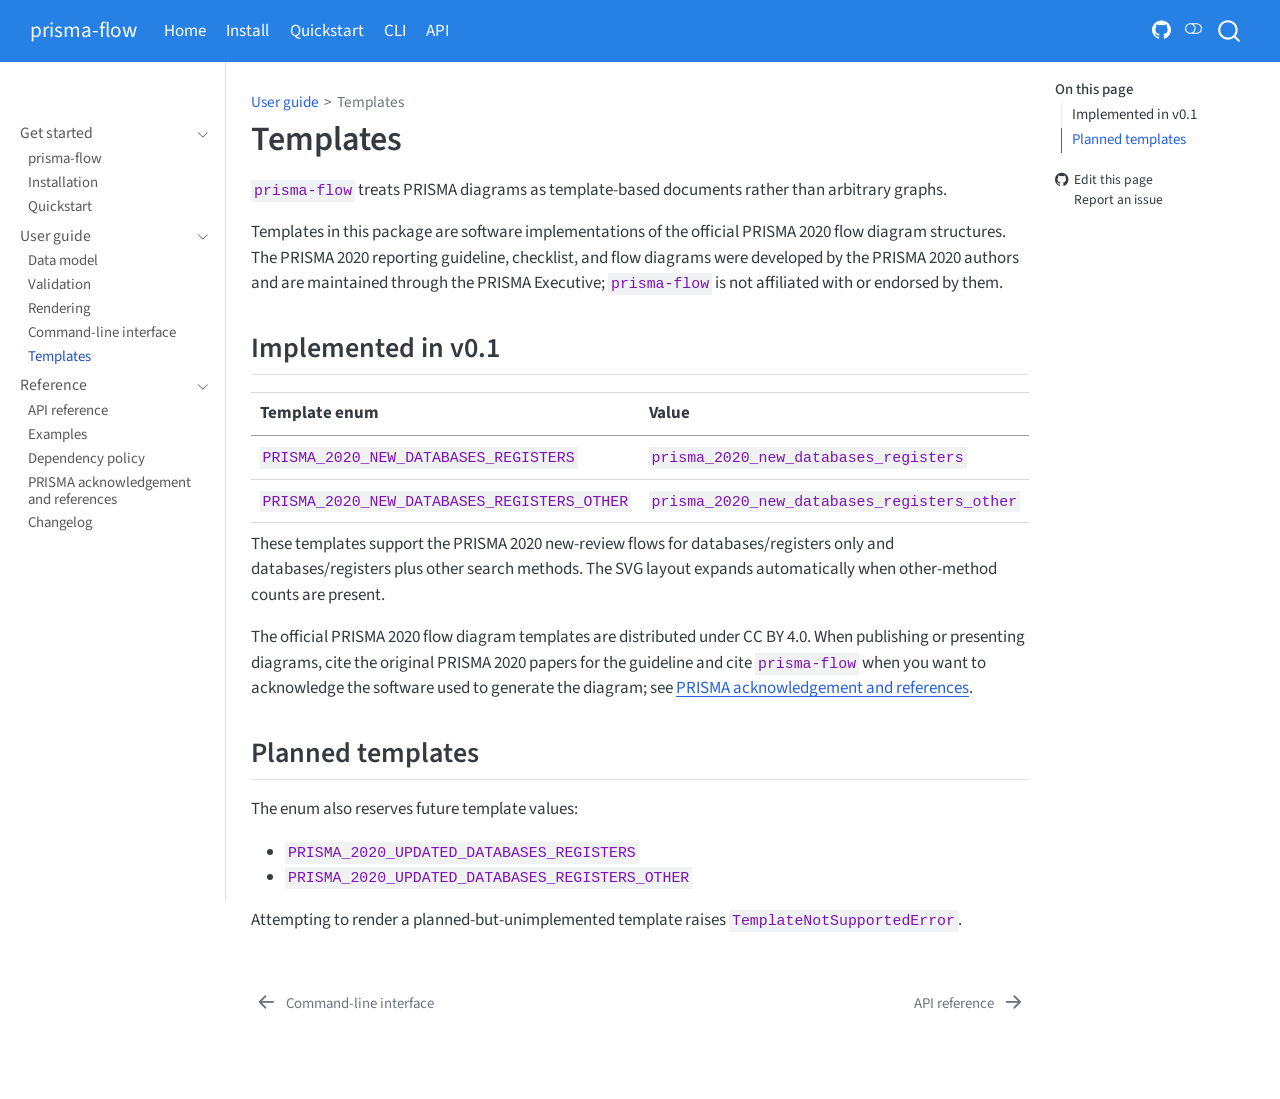
<file: templates.html>
<!DOCTYPE html>
<html xmlns="http://www.w3.org/1999/xhtml" lang="en" xml:lang="en"><head>

<meta charset="utf-8">
<meta name="generator" content="quarto-1.9.38">

<meta name="viewport" content="width=device-width, initial-scale=1.0, user-scalable=yes">


<title>Templates – prisma-flow</title>
<style>
/* Default styles provided by pandoc.
** See https://pandoc.org/MANUAL.html#variables-for-html for config info.
*/
code{white-space: pre-wrap;}
span.smallcaps{font-variant: small-caps;}
div.columns{display: flex; gap: min(4vw, 1.5em);}
div.column{flex: auto; overflow-x: auto;}
div.hanging-indent{margin-left: 1.5em; text-indent: -1.5em;}
ul.task-list{list-style: none;}
ul.task-list li input[type="checkbox"] {
  width: 0.8em;
  margin: 0 0.8em 0.2em -1em; /* quarto-specific, see https://github.com/quarto-dev/quarto-cli/issues/4556 */ 
  vertical-align: middle;
}
</style>


<script src="site_libs/quarto-nav/quarto-nav.js"></script>
<script src="site_libs/quarto-nav/headroom.min.js"></script>
<script src="site_libs/clipboard/clipboard.min.js"></script>
<script src="site_libs/quarto-search/autocomplete.umd.js"></script>
<script src="site_libs/quarto-search/fuse.min.js"></script>
<script src="site_libs/quarto-search/quarto-search.js"></script>
<meta name="quarto:offset" content="./">
<link href="./api.html" rel="next">
<link href="./cli.html" rel="prev">
<script src="site_libs/quarto-html/quarto.js" type="module"></script>
<script src="site_libs/quarto-html/tabsets/tabsets.js" type="module"></script>
<script src="site_libs/quarto-html/popper.min.js"></script>
<script src="site_libs/quarto-html/tippy.umd.min.js"></script>
<script src="site_libs/quarto-html/anchor.min.js"></script>
<link href="site_libs/quarto-html/tippy.css" rel="stylesheet">
<link href="site_libs/quarto-html/quarto-syntax-highlighting-15634bcf2e68342d4ad2dfa704d543f6.css" rel="stylesheet" class="quarto-color-scheme" id="quarto-text-highlighting-styles">
<link href="site_libs/quarto-html/quarto-syntax-highlighting-dark-0a6b7249c26820e032cb0bd839ff02b1.css" rel="stylesheet" class="quarto-color-scheme quarto-color-alternate" id="quarto-text-highlighting-styles">
<link href="site_libs/quarto-html/quarto-syntax-highlighting-15634bcf2e68342d4ad2dfa704d543f6.css" rel="stylesheet" class="quarto-color-scheme-extra" id="quarto-text-highlighting-styles">
<script src="site_libs/bootstrap/bootstrap.min.js"></script>
<link href="site_libs/bootstrap/bootstrap-icons.css" rel="stylesheet">
<link href="site_libs/bootstrap/bootstrap-2d0ba0525d8e1c92213e3022d4d0771f.min.css" rel="stylesheet" append-hash="true" class="quarto-color-scheme" id="quarto-bootstrap" data-mode="light">
<link href="site_libs/bootstrap/bootstrap-dark-7a20ddddd3cbbfe429efc5f4f4f92fe7.min.css" rel="stylesheet" append-hash="true" class="quarto-color-scheme quarto-color-alternate" id="quarto-bootstrap" data-mode="dark">
<link href="site_libs/bootstrap/bootstrap-2d0ba0525d8e1c92213e3022d4d0771f.min.css" rel="stylesheet" append-hash="true" class="quarto-color-scheme-extra" id="quarto-bootstrap" data-mode="light">
<script id="quarto-search-options" type="application/json">{
  "location": "navbar",
  "copy-button": false,
  "collapse-after": 3,
  "panel-placement": "end",
  "type": "overlay",
  "limit": 50,
  "keyboard-shortcut": [
    "f",
    "/",
    "s"
  ],
  "show-item-context": false,
  "language": {
    "search-no-results-text": "No results",
    "search-matching-documents-text": "matching documents",
    "search-copy-link-title": "Copy link to search",
    "search-hide-matches-text": "Hide additional matches",
    "search-more-match-text": "more match in this document",
    "search-more-matches-text": "more matches in this document",
    "search-clear-button-title": "Clear",
    "search-text-placeholder": "",
    "search-detached-cancel-button-title": "Cancel",
    "search-submit-button-title": "Submit",
    "search-label": "Search"
  }
}</script>


<link rel="stylesheet" href="styles.css">
</head>

<body class="nav-sidebar docked nav-fixed quarto-light"><script id="quarto-html-before-body" type="application/javascript">
    const toggleBodyColorMode = (bsSheetEl) => {
      const mode = bsSheetEl.getAttribute("data-mode");
      const bodyEl = window.document.querySelector("body");
      if (mode === "dark") {
        bodyEl.classList.add("quarto-dark");
        bodyEl.classList.remove("quarto-light");
      } else {
        bodyEl.classList.add("quarto-light");
        bodyEl.classList.remove("quarto-dark");
      }
    }
    const toggleBodyColorPrimary = () => {
      const bsSheetEl = window.document.querySelector("link#quarto-bootstrap:not([rel=disabled-stylesheet])");
      if (bsSheetEl) {
        toggleBodyColorMode(bsSheetEl);
      }
    }
    const setColorSchemeToggle = (alternate) => {
      const toggles = window.document.querySelectorAll('.quarto-color-scheme-toggle');
      for (let i=0; i < toggles.length; i++) {
        const toggle = toggles[i];
        if (toggle) {
          if (alternate) {
            toggle.classList.add("alternate");
          } else {
            toggle.classList.remove("alternate");
          }
        }
      }
    };
    const toggleColorMode = (alternate) => {
      // Switch the stylesheets
      const primaryStylesheets = window.document.querySelectorAll('link.quarto-color-scheme:not(.quarto-color-alternate)');
      const alternateStylesheets = window.document.querySelectorAll('link.quarto-color-scheme.quarto-color-alternate');
      manageTransitions('#quarto-margin-sidebar .nav-link', false);
      if (alternate) {
        // note: dark is layered on light, we don't disable primary!
        enableStylesheet(alternateStylesheets);
        for (const sheetNode of alternateStylesheets) {
          if (sheetNode.id === "quarto-bootstrap") {
            toggleBodyColorMode(sheetNode);
          }
        }
      } else {
        disableStylesheet(alternateStylesheets);
        enableStylesheet(primaryStylesheets)
        toggleBodyColorPrimary();
      }
      manageTransitions('#quarto-margin-sidebar .nav-link', true);
      // Switch the toggles
      setColorSchemeToggle(alternate)
      // Hack to workaround the fact that safari doesn't
      // properly recolor the scrollbar when toggling (#1455)
      if (navigator.userAgent.indexOf('Safari') > 0 && navigator.userAgent.indexOf('Chrome') == -1) {
        manageTransitions("body", false);
        window.scrollTo(0, 1);
        setTimeout(() => {
          window.scrollTo(0, 0);
          manageTransitions("body", true);
        }, 40);
      }
    }
    const disableStylesheet = (stylesheets) => {
      for (let i=0; i < stylesheets.length; i++) {
        const stylesheet = stylesheets[i];
        stylesheet.rel = 'disabled-stylesheet';
      }
    }
    const enableStylesheet = (stylesheets) => {
      for (let i=0; i < stylesheets.length; i++) {
        const stylesheet = stylesheets[i];
        if(stylesheet.rel !== 'stylesheet') { // for Chrome, which will still FOUC without this check
          stylesheet.rel = 'stylesheet';
        }
      }
    }
    const manageTransitions = (selector, allowTransitions) => {
      const els = window.document.querySelectorAll(selector);
      for (let i=0; i < els.length; i++) {
        const el = els[i];
        if (allowTransitions) {
          el.classList.remove('notransition');
        } else {
          el.classList.add('notransition');
        }
      }
    }
    const isFileUrl = () => {
      return window.location.protocol === 'file:';
    }
    const hasAlternateSentinel = () => {
      let styleSentinel = getColorSchemeSentinel();
      if (styleSentinel !== null) {
        return styleSentinel === "alternate";
      } else {
        return false;
      }
    }
    const setStyleSentinel = (alternate) => {
      const value = alternate ? "alternate" : "default";
      if (!isFileUrl()) {
        window.localStorage.setItem("quarto-color-scheme", value);
      } else {
        localAlternateSentinel = value;
      }
    }
    const getColorSchemeSentinel = () => {
      if (!isFileUrl()) {
        const storageValue = window.localStorage.getItem("quarto-color-scheme");
        return storageValue != null ? storageValue : localAlternateSentinel;
      } else {
        return localAlternateSentinel;
      }
    }
    const toggleGiscusIfUsed = (isAlternate, darkModeDefault) => {
      const baseTheme = document.querySelector('#giscus-base-theme')?.value ?? 'light';
      const alternateTheme = document.querySelector('#giscus-alt-theme')?.value ?? 'dark';
      let newTheme = '';
      if(authorPrefersDark) {
        newTheme = isAlternate ? baseTheme : alternateTheme;
      } else {
        newTheme = isAlternate ? alternateTheme : baseTheme;
      }
      const changeGiscusTheme = () => {
        // From: https://github.com/giscus/giscus/issues/336
        const sendMessage = (message) => {
          const iframe = document.querySelector('iframe.giscus-frame');
          if (!iframe) return;
          iframe.contentWindow.postMessage({ giscus: message }, 'https://giscus.app');
        }
        sendMessage({
          setConfig: {
            theme: newTheme
          }
        });
      }
      const isGiscussLoaded = window.document.querySelector('iframe.giscus-frame') !== null;
      if (isGiscussLoaded) {
        changeGiscusTheme();
      }
    };
    const authorPrefersDark = false;
    const darkModeDefault = authorPrefersDark;
      document.querySelector('link#quarto-text-highlighting-styles.quarto-color-scheme-extra').rel = 'disabled-stylesheet';
      document.querySelector('link#quarto-bootstrap.quarto-color-scheme-extra').rel = 'disabled-stylesheet';
    let localAlternateSentinel = darkModeDefault ? 'alternate' : 'default';
    // Dark / light mode switch
    window.quartoToggleColorScheme = () => {
      // Read the current dark / light value
      let toAlternate = !hasAlternateSentinel();
      toggleColorMode(toAlternate);
      setStyleSentinel(toAlternate);
      toggleGiscusIfUsed(toAlternate, darkModeDefault);
      window.dispatchEvent(new Event('resize'));
    };
    // Switch to dark mode if need be
    if (hasAlternateSentinel()) {
      toggleColorMode(true);
    } else {
      toggleColorMode(false);
    }
  </script>

<div id="quarto-search-results"></div>
  <header id="quarto-header" class="headroom fixed-top">
    <nav class="navbar navbar-expand-lg " data-bs-theme="dark">
      <div class="navbar-container container-fluid">
      <div class="navbar-brand-container mx-auto">
    <a class="navbar-brand" href="./index.html">
    <span class="navbar-title">prisma-flow</span>
    </a>
  </div>
            <div id="quarto-search" class="" title="Search"></div>
          <button class="navbar-toggler" type="button" data-bs-toggle="collapse" data-bs-target="#navbarCollapse" aria-controls="navbarCollapse" role="menu" aria-expanded="false" aria-label="Toggle navigation" onclick="if (window.quartoToggleHeadroom) { window.quartoToggleHeadroom(); }">
  <span class="navbar-toggler-icon"></span>
</button>
          <div class="collapse navbar-collapse" id="navbarCollapse">
            <ul class="navbar-nav navbar-nav-scroll me-auto">
  <li class="nav-item">
    <a class="nav-link active" href="./index.html" aria-current="page"> 
<span class="menu-text">Home</span></a>
  </li>  
  <li class="nav-item">
    <a class="nav-link" href="./installation.html"> 
<span class="menu-text">Install</span></a>
  </li>  
  <li class="nav-item">
    <a class="nav-link" href="./quickstart.html"> 
<span class="menu-text">Quickstart</span></a>
  </li>  
  <li class="nav-item">
    <a class="nav-link" href="./cli.html"> 
<span class="menu-text">CLI</span></a>
  </li>  
  <li class="nav-item">
    <a class="nav-link" href="./api.html"> 
<span class="menu-text">API</span></a>
  </li>  
</ul>
            <ul class="navbar-nav navbar-nav-scroll ms-auto">
  <li class="nav-item compact">
    <a class="nav-link" href="https://github.com/osl-incubator/prisma-flow"> <i class="bi bi-github" role="img" aria-label="GitHub repository">
</i> 
<span class="menu-text"></span></a>
  </li>  
</ul>
          </div> <!-- /navcollapse -->
            <div class="quarto-navbar-tools">
  <a href="" class="quarto-color-scheme-toggle quarto-navigation-tool  px-1" onclick="window.quartoToggleColorScheme(); return false;" title="Toggle dark mode"><i class="bi"></i></a>
</div>
      </div> <!-- /container-fluid -->
    </nav>
  <nav class="quarto-secondary-nav">
    <div class="container-fluid d-flex">
      <button type="button" class="quarto-btn-toggle btn" data-bs-toggle="collapse" role="button" data-bs-target=".quarto-sidebar-collapse-item" aria-controls="quarto-sidebar" aria-expanded="false" aria-label="Toggle sidebar navigation" onclick="if (window.quartoToggleHeadroom) { window.quartoToggleHeadroom(); }">
        <i class="bi bi-layout-text-sidebar-reverse"></i>
      </button>
        <nav class="quarto-page-breadcrumbs" aria-label="breadcrumb"><ol class="breadcrumb"><li class="breadcrumb-item"><a href="./data-model.html">User guide</a></li><li class="breadcrumb-item"><a href="./templates.html">Templates</a></li></ol></nav>
        <a class="flex-grow-1" role="navigation" data-bs-toggle="collapse" data-bs-target=".quarto-sidebar-collapse-item" aria-controls="quarto-sidebar" aria-expanded="false" aria-label="Toggle sidebar navigation" onclick="if (window.quartoToggleHeadroom) { window.quartoToggleHeadroom(); }">      
        </a>
      <button type="button" class="btn quarto-search-button" aria-label="Search" onclick="window.quartoOpenSearch();">
        <i class="bi bi-search"></i>
      </button>
    </div>
  </nav>
</header>
<!-- content -->
<div id="quarto-content" class="quarto-container page-columns page-rows-contents page-layout-article page-navbar">
<!-- sidebar -->
  <nav id="quarto-sidebar" class="sidebar collapse collapse-horizontal quarto-sidebar-collapse-item sidebar-navigation docked overflow-auto">
        <div class="mt-2 flex-shrink-0 align-items-center">
        <div class="sidebar-search">
        <div id="quarto-search" class="" title="Search"></div>
        </div>
        </div>
    <div class="sidebar-menu-container"> 
    <ul class="list-unstyled mt-1">
        <li class="sidebar-item sidebar-item-section">
      <div class="sidebar-item-container"> 
            <a class="sidebar-item-text sidebar-link text-start" data-bs-toggle="collapse" data-bs-target="#quarto-sidebar-section-1" role="navigation" aria-expanded="true">
 <span class="menu-text">Get started</span></a>
          <a class="sidebar-item-toggle text-start" data-bs-toggle="collapse" data-bs-target="#quarto-sidebar-section-1" role="navigation" aria-expanded="true" aria-label="Toggle section">
            <i class="bi bi-chevron-right ms-2"></i>
          </a> 
      </div>
      <ul id="quarto-sidebar-section-1" class="collapse list-unstyled sidebar-section depth1 show">  
          <li class="sidebar-item">
  <div class="sidebar-item-container"> 
  <a href="./index.html" class="sidebar-item-text sidebar-link">
 <span class="menu-text">prisma-flow</span></a>
  </div>
</li>
          <li class="sidebar-item">
  <div class="sidebar-item-container"> 
  <a href="./installation.html" class="sidebar-item-text sidebar-link">
 <span class="menu-text">Installation</span></a>
  </div>
</li>
          <li class="sidebar-item">
  <div class="sidebar-item-container"> 
  <a href="./quickstart.html" class="sidebar-item-text sidebar-link">
 <span class="menu-text">Quickstart</span></a>
  </div>
</li>
      </ul>
  </li>
        <li class="sidebar-item sidebar-item-section">
      <div class="sidebar-item-container"> 
            <a class="sidebar-item-text sidebar-link text-start" data-bs-toggle="collapse" data-bs-target="#quarto-sidebar-section-2" role="navigation" aria-expanded="true">
 <span class="menu-text">User guide</span></a>
          <a class="sidebar-item-toggle text-start" data-bs-toggle="collapse" data-bs-target="#quarto-sidebar-section-2" role="navigation" aria-expanded="true" aria-label="Toggle section">
            <i class="bi bi-chevron-right ms-2"></i>
          </a> 
      </div>
      <ul id="quarto-sidebar-section-2" class="collapse list-unstyled sidebar-section depth1 show">  
          <li class="sidebar-item">
  <div class="sidebar-item-container"> 
  <a href="./data-model.html" class="sidebar-item-text sidebar-link">
 <span class="menu-text">Data model</span></a>
  </div>
</li>
          <li class="sidebar-item">
  <div class="sidebar-item-container"> 
  <a href="./validation.html" class="sidebar-item-text sidebar-link">
 <span class="menu-text">Validation</span></a>
  </div>
</li>
          <li class="sidebar-item">
  <div class="sidebar-item-container"> 
  <a href="./rendering.html" class="sidebar-item-text sidebar-link">
 <span class="menu-text">Rendering</span></a>
  </div>
</li>
          <li class="sidebar-item">
  <div class="sidebar-item-container"> 
  <a href="./cli.html" class="sidebar-item-text sidebar-link">
 <span class="menu-text">Command-line interface</span></a>
  </div>
</li>
          <li class="sidebar-item">
  <div class="sidebar-item-container"> 
  <a href="./templates.html" class="sidebar-item-text sidebar-link active">
 <span class="menu-text">Templates</span></a>
  </div>
</li>
      </ul>
  </li>
        <li class="sidebar-item sidebar-item-section">
      <div class="sidebar-item-container"> 
            <a class="sidebar-item-text sidebar-link text-start" data-bs-toggle="collapse" data-bs-target="#quarto-sidebar-section-3" role="navigation" aria-expanded="true">
 <span class="menu-text">Reference</span></a>
          <a class="sidebar-item-toggle text-start" data-bs-toggle="collapse" data-bs-target="#quarto-sidebar-section-3" role="navigation" aria-expanded="true" aria-label="Toggle section">
            <i class="bi bi-chevron-right ms-2"></i>
          </a> 
      </div>
      <ul id="quarto-sidebar-section-3" class="collapse list-unstyled sidebar-section depth1 show">  
          <li class="sidebar-item">
  <div class="sidebar-item-container"> 
  <a href="./api.html" class="sidebar-item-text sidebar-link">
 <span class="menu-text">API reference</span></a>
  </div>
</li>
          <li class="sidebar-item">
  <div class="sidebar-item-container"> 
  <a href="./examples.html" class="sidebar-item-text sidebar-link">
 <span class="menu-text">Examples</span></a>
  </div>
</li>
          <li class="sidebar-item">
  <div class="sidebar-item-container"> 
  <a href="./dependency-policy.html" class="sidebar-item-text sidebar-link">
 <span class="menu-text">Dependency policy</span></a>
  </div>
</li>
          <li class="sidebar-item">
  <div class="sidebar-item-container"> 
  <a href="./references.html" class="sidebar-item-text sidebar-link">
 <span class="menu-text">PRISMA acknowledgement and references</span></a>
  </div>
</li>
          <li class="sidebar-item">
  <div class="sidebar-item-container"> 
  <a href="./changelog.html" class="sidebar-item-text sidebar-link">
 <span class="menu-text">Changelog</span></a>
  </div>
</li>
      </ul>
  </li>
    </ul>
    </div>
</nav>
<div id="quarto-sidebar-glass" class="quarto-sidebar-collapse-item" data-bs-toggle="collapse" data-bs-target=".quarto-sidebar-collapse-item"></div>
<!-- margin-sidebar -->
    <div id="quarto-margin-sidebar" class="sidebar margin-sidebar">
        <nav id="TOC" role="doc-toc" class="toc-active">
    <h2 id="toc-title">On this page</h2>
   
  <ul>
  <li><a href="#implemented-in-v0.1" id="toc-implemented-in-v0.1" class="nav-link active" data-scroll-target="#implemented-in-v0.1">Implemented in v0.1</a></li>
  <li><a href="#planned-templates" id="toc-planned-templates" class="nav-link" data-scroll-target="#planned-templates">Planned templates</a></li>
  </ul>
<div class="toc-actions"><ul><li><a href="https://github.com/osl-incubator/prisma-flow/edit/main/templates.qmd" class="toc-action"><i class="bi bi-github"></i>Edit this page</a></li><li><a href="https://github.com/osl-incubator/prisma-flow/issues/new" class="toc-action"><i class="bi empty"></i>Report an issue</a></li></ul></div></nav>
    </div>
<!-- main -->
<main class="content" id="quarto-document-content">


<header id="title-block-header" class="quarto-title-block default"><nav class="quarto-page-breadcrumbs quarto-title-breadcrumbs d-none d-lg-block" aria-label="breadcrumb"><ol class="breadcrumb"><li class="breadcrumb-item"><a href="./data-model.html">User guide</a></li><li class="breadcrumb-item"><a href="./templates.html">Templates</a></li></ol></nav>
<div class="quarto-title">
<h1 class="title">Templates</h1>
</div>



<div class="quarto-title-meta">

    
  
    
  </div>
  


</header>


<p><code>prisma-flow</code> treats PRISMA diagrams as template-based documents rather than arbitrary graphs.</p>
<p>Templates in this package are software implementations of the official PRISMA 2020 flow diagram structures. The PRISMA 2020 reporting guideline, checklist, and flow diagrams were developed by the PRISMA 2020 authors and are maintained through the PRISMA Executive; <code>prisma-flow</code> is not affiliated with or endorsed by them.</p>
<section id="implemented-in-v0.1" class="level2">
<h2 class="anchored" data-anchor-id="implemented-in-v0.1">Implemented in v0.1</h2>
<table class="caption-top table">
<colgroup>
<col style="width: 50%">
<col style="width: 50%">
</colgroup>
<thead>
<tr class="header">
<th>Template enum</th>
<th>Value</th>
</tr>
</thead>
<tbody>
<tr class="odd">
<td><code>PRISMA_2020_NEW_DATABASES_REGISTERS</code></td>
<td><code>prisma_2020_new_databases_registers</code></td>
</tr>
<tr class="even">
<td><code>PRISMA_2020_NEW_DATABASES_REGISTERS_OTHER</code></td>
<td><code>prisma_2020_new_databases_registers_other</code></td>
</tr>
</tbody>
</table>
<p>These templates support the PRISMA 2020 new-review flows for databases/registers only and databases/registers plus other search methods. The SVG layout expands automatically when other-method counts are present.</p>
<p>The official PRISMA 2020 flow diagram templates are distributed under CC BY 4.0. When publishing or presenting diagrams, cite the original PRISMA 2020 papers for the guideline and cite <code>prisma-flow</code> when you want to acknowledge the software used to generate the diagram; see <a href="./references.html">PRISMA acknowledgement and references</a>.</p>
</section>
<section id="planned-templates" class="level2">
<h2 class="anchored" data-anchor-id="planned-templates">Planned templates</h2>
<p>The enum also reserves future template values:</p>
<ul>
<li><code>PRISMA_2020_UPDATED_DATABASES_REGISTERS</code></li>
<li><code>PRISMA_2020_UPDATED_DATABASES_REGISTERS_OTHER</code></li>
</ul>
<p>Attempting to render a planned-but-unimplemented template raises <code>TemplateNotSupportedError</code>.</p>


</section>

</main> <!-- /main -->
<script id="quarto-html-after-body" type="application/javascript">
  window.document.addEventListener("DOMContentLoaded", function (event) {
    // Ensure there is a toggle, if there isn't float one in the top right
    if (window.document.querySelector('.quarto-color-scheme-toggle') === null) {
      const a = window.document.createElement('a');
      a.classList.add('top-right');
      a.classList.add('quarto-color-scheme-toggle');
      a.href = "";
      a.onclick = function() { try { window.quartoToggleColorScheme(); } catch {} return false; };
      const i = window.document.createElement("i");
      i.classList.add('bi');
      a.appendChild(i);
      window.document.body.appendChild(a);
    }
    setColorSchemeToggle(hasAlternateSentinel())
    const icon = "";
    const anchorJS = new window.AnchorJS();
    anchorJS.options = {
      placement: 'right',
      icon: icon
    };
    anchorJS.add('.anchored');
    const isCodeAnnotation = (el) => {
      for (const clz of el.classList) {
        if (clz.startsWith('code-annotation-')) {                     
          return true;
        }
      }
      return false;
    }
    const onCopySuccess = function(e) {
      // button target
      const button = e.trigger;
      // don't keep focus
      button.blur();
      // flash "checked"
      button.classList.add('code-copy-button-checked');
      var currentTitle = button.getAttribute("title");
      button.setAttribute("title", "Copied!");
      let tooltip;
      if (window.bootstrap) {
        button.setAttribute("data-bs-toggle", "tooltip");
        button.setAttribute("data-bs-placement", "left");
        button.setAttribute("data-bs-title", "Copied!");
        tooltip = new bootstrap.Tooltip(button, 
          { trigger: "manual", 
            customClass: "code-copy-button-tooltip",
            offset: [0, -8]});
        tooltip.show();    
      }
      setTimeout(function() {
        if (tooltip) {
          tooltip.hide();
          button.removeAttribute("data-bs-title");
          button.removeAttribute("data-bs-toggle");
          button.removeAttribute("data-bs-placement");
        }
        button.setAttribute("title", currentTitle);
        button.classList.remove('code-copy-button-checked');
      }, 1000);
      // clear code selection
      e.clearSelection();
    }
    const getTextToCopy = function(trigger) {
      const outerScaffold = trigger.parentElement.cloneNode(true);
      const codeEl = outerScaffold.querySelector('code');
      for (const childEl of codeEl.children) {
        if (isCodeAnnotation(childEl)) {
          childEl.remove();
        }
      }
      return codeEl.innerText;
    }
    const clipboard = new window.ClipboardJS('.code-copy-button:not([data-in-quarto-modal])', {
      text: getTextToCopy
    });
    clipboard.on('success', onCopySuccess);
    if (window.document.getElementById('quarto-embedded-source-code-modal')) {
      const clipboardModal = new window.ClipboardJS('.code-copy-button[data-in-quarto-modal]', {
        text: getTextToCopy,
        container: window.document.getElementById('quarto-embedded-source-code-modal')
      });
      clipboardModal.on('success', onCopySuccess);
    }
      var localhostRegex = new RegExp(/^(?:http|https):\/\/localhost\:?[0-9]*\//);
      var mailtoRegex = new RegExp(/^mailto:/);
        var filterRegex = new RegExp("https:\/\/osl-incubator\.github\.io\/prisma-flow\/");
      var isInternal = (href) => {
          return filterRegex.test(href) || localhostRegex.test(href) || mailtoRegex.test(href);
      }
      // Inspect non-navigation links and adorn them if external
     var links = window.document.querySelectorAll('a[href]:not(.nav-link):not(.navbar-brand):not(.toc-action):not(.sidebar-link):not(.sidebar-item-toggle):not(.pagination-link):not(.no-external):not([aria-hidden]):not(.dropdown-item):not(.quarto-navigation-tool):not(.about-link)');
      for (var i=0; i<links.length; i++) {
        const link = links[i];
        if (!isInternal(link.href)) {
          // undo the damage that might have been done by quarto-nav.js in the case of
          // links that we want to consider external
          if (link.dataset.originalHref !== undefined) {
            link.href = link.dataset.originalHref;
          }
            // target, if specified
            link.setAttribute("target", "_blank");
            if (link.getAttribute("rel") === null) {
              link.setAttribute("rel", "noopener");
            }
        }
      }
    function tippyHover(el, contentFn, onTriggerFn, onUntriggerFn) {
      const config = {
        allowHTML: true,
        maxWidth: 500,
        delay: 100,
        arrow: false,
        appendTo: function(el) {
            return el.parentElement;
        },
        interactive: true,
        interactiveBorder: 10,
        theme: 'quarto',
        placement: 'bottom-start',
      };
      if (contentFn) {
        config.content = contentFn;
      }
      if (onTriggerFn) {
        config.onTrigger = onTriggerFn;
      }
      if (onUntriggerFn) {
        config.onUntrigger = onUntriggerFn;
      }
      window.tippy(el, config); 
    }
    const noterefs = window.document.querySelectorAll('a[role="doc-noteref"]');
    for (var i=0; i<noterefs.length; i++) {
      const ref = noterefs[i];
      tippyHover(ref, function() {
        // use id or data attribute instead here
        let href = ref.getAttribute('data-footnote-href') || ref.getAttribute('href');
        try { href = new URL(href).hash; } catch {}
        const id = href.replace(/^#\/?/, "");
        const note = window.document.getElementById(id);
        if (note) {
          return note.innerHTML;
        } else {
          return "";
        }
      });
    }
    const xrefs = window.document.querySelectorAll('a.quarto-xref');
    const processXRef = (id, note) => {
      // Strip column container classes
      const stripColumnClz = (el) => {
        el.classList.remove("page-full", "page-columns");
        if (el.children) {
          for (const child of el.children) {
            stripColumnClz(child);
          }
        }
      }
      stripColumnClz(note)
      if (id === null || id.startsWith('sec-')) {
        // Special case sections, only their first couple elements
        const container = document.createElement("div");
        if (note.children && note.children.length > 2) {
          container.appendChild(note.children[0].cloneNode(true));
          for (let i = 1; i < note.children.length; i++) {
            const child = note.children[i];
            if (child.tagName === "P" && child.innerText === "") {
              continue;
            } else {
              container.appendChild(child.cloneNode(true));
              break;
            }
          }
          if (window.Quarto?.typesetMath) {
            window.Quarto.typesetMath(container);
          }
          return container.innerHTML
        } else {
          if (window.Quarto?.typesetMath) {
            window.Quarto.typesetMath(note);
          }
          return note.innerHTML;
        }
      } else {
        // Remove any anchor links if they are present
        const anchorLink = note.querySelector('a.anchorjs-link');
        if (anchorLink) {
          anchorLink.remove();
        }
        if (window.Quarto?.typesetMath) {
          window.Quarto.typesetMath(note);
        }
        if (note.classList.contains("callout")) {
          return note.outerHTML;
        } else {
          return note.innerHTML;
        }
      }
    }
    for (var i=0; i<xrefs.length; i++) {
      const xref = xrefs[i];
      tippyHover(xref, undefined, function(instance) {
        instance.disable();
        let url = xref.getAttribute('href');
        let hash = undefined; 
        if (url.startsWith('#')) {
          hash = url;
        } else {
          try { hash = new URL(url).hash; } catch {}
        }
        if (hash) {
          const id = hash.replace(/^#\/?/, "");
          const note = window.document.getElementById(id);
          if (note !== null) {
            try {
              const html = processXRef(id, note.cloneNode(true));
              instance.setContent(html);
            } finally {
              instance.enable();
              instance.show();
            }
          } else {
            // See if we can fetch this
            fetch(url.split('#')[0])
            .then(res => res.text())
            .then(html => {
              const parser = new DOMParser();
              const htmlDoc = parser.parseFromString(html, "text/html");
              const note = htmlDoc.getElementById(id);
              if (note !== null) {
                const html = processXRef(id, note);
                instance.setContent(html);
              } 
            }).finally(() => {
              instance.enable();
              instance.show();
            });
          }
        } else {
          // See if we can fetch a full url (with no hash to target)
          // This is a special case and we should probably do some content thinning / targeting
          fetch(url)
          .then(res => res.text())
          .then(html => {
            const parser = new DOMParser();
            const htmlDoc = parser.parseFromString(html, "text/html");
            const note = htmlDoc.querySelector('main.content');
            if (note !== null) {
              // This should only happen for chapter cross references
              // (since there is no id in the URL)
              // remove the first header
              if (note.children.length > 0 && note.children[0].tagName === "HEADER") {
                note.children[0].remove();
              }
              const html = processXRef(null, note);
              instance.setContent(html);
            } 
          }).finally(() => {
            instance.enable();
            instance.show();
          });
        }
      }, function(instance) {
      });
    }
        let selectedAnnoteEl;
        const selectorForAnnotation = ( cell, annotation) => {
          let cellAttr = 'data-code-cell="' + cell + '"';
          let lineAttr = 'data-code-annotation="' +  annotation + '"';
          const selector = 'span[' + cellAttr + '][' + lineAttr + ']';
          return selector;
        }
        const selectCodeLines = (annoteEl) => {
          const doc = window.document;
          const targetCell = annoteEl.getAttribute("data-target-cell");
          const targetAnnotation = annoteEl.getAttribute("data-target-annotation");
          const annoteSpan = window.document.querySelector(selectorForAnnotation(targetCell, targetAnnotation));
          const lines = annoteSpan.getAttribute("data-code-lines").split(",");
          const lineIds = lines.map((line) => {
            return targetCell + "-" + line;
          })
          let top = null;
          let height = null;
          let parent = null;
          if (lineIds.length > 0) {
              //compute the position of the single el (top and bottom and make a div)
              const el = window.document.getElementById(lineIds[0]);
              top = el.offsetTop;
              height = el.offsetHeight;
              parent = el.parentElement.parentElement;
            if (lineIds.length > 1) {
              const lastEl = window.document.getElementById(lineIds[lineIds.length - 1]);
              const bottom = lastEl.offsetTop + lastEl.offsetHeight;
              height = bottom - top;
            }
            if (top !== null && height !== null && parent !== null) {
              // cook up a div (if necessary) and position it 
              let div = window.document.getElementById("code-annotation-line-highlight");
              if (div === null) {
                div = window.document.createElement("div");
                div.setAttribute("id", "code-annotation-line-highlight");
                div.style.position = 'absolute';
                parent.appendChild(div);
              }
              div.style.top = top - 2 + "px";
              div.style.height = height + 4 + "px";
              div.style.left = 0;
              let gutterDiv = window.document.getElementById("code-annotation-line-highlight-gutter");
              if (gutterDiv === null) {
                gutterDiv = window.document.createElement("div");
                gutterDiv.setAttribute("id", "code-annotation-line-highlight-gutter");
                gutterDiv.style.position = 'absolute';
                const codeCell = window.document.getElementById(targetCell);
                const gutter = codeCell.querySelector('.code-annotation-gutter');
                gutter.appendChild(gutterDiv);
              }
              gutterDiv.style.top = top - 2 + "px";
              gutterDiv.style.height = height + 4 + "px";
            }
            selectedAnnoteEl = annoteEl;
          }
        };
        const unselectCodeLines = () => {
          const elementsIds = ["code-annotation-line-highlight", "code-annotation-line-highlight-gutter"];
          elementsIds.forEach((elId) => {
            const div = window.document.getElementById(elId);
            if (div) {
              div.remove();
            }
          });
          selectedAnnoteEl = undefined;
        };
          // Handle positioning of the toggle
      window.addEventListener(
        "resize",
        throttle(() => {
          elRect = undefined;
          if (selectedAnnoteEl) {
            selectCodeLines(selectedAnnoteEl);
          }
        }, 10)
      );
      function throttle(fn, ms) {
      let throttle = false;
      let timer;
        return (...args) => {
          if(!throttle) { // first call gets through
              fn.apply(this, args);
              throttle = true;
          } else { // all the others get throttled
              if(timer) clearTimeout(timer); // cancel #2
              timer = setTimeout(() => {
                fn.apply(this, args);
                timer = throttle = false;
              }, ms);
          }
        };
      }
        // Attach click handler to the DT
        const annoteDls = window.document.querySelectorAll('dt[data-target-cell]');
        for (const annoteDlNode of annoteDls) {
          annoteDlNode.addEventListener('click', (event) => {
            const clickedEl = event.target;
            if (clickedEl !== selectedAnnoteEl) {
              unselectCodeLines();
              const activeEl = window.document.querySelector('dt[data-target-cell].code-annotation-active');
              if (activeEl) {
                activeEl.classList.remove('code-annotation-active');
              }
              selectCodeLines(clickedEl);
              clickedEl.classList.add('code-annotation-active');
            } else {
              // Unselect the line
              unselectCodeLines();
              clickedEl.classList.remove('code-annotation-active');
            }
          });
        }
    const findCites = (el) => {
      const parentEl = el.parentElement;
      if (parentEl) {
        const cites = parentEl.dataset.cites;
        if (cites) {
          return {
            el,
            cites: cites.split(' ')
          };
        } else {
          return findCites(el.parentElement)
        }
      } else {
        return undefined;
      }
    };
    var bibliorefs = window.document.querySelectorAll('a[role="doc-biblioref"]');
    for (var i=0; i<bibliorefs.length; i++) {
      const ref = bibliorefs[i];
      const citeInfo = findCites(ref);
      if (citeInfo) {
        tippyHover(citeInfo.el, function() {
          var popup = window.document.createElement('div');
          citeInfo.cites.forEach(function(cite) {
            var citeDiv = window.document.createElement('div');
            citeDiv.classList.add('hanging-indent');
            citeDiv.classList.add('csl-entry');
            var biblioDiv = window.document.getElementById('ref-' + cite);
            if (biblioDiv) {
              citeDiv.innerHTML = biblioDiv.innerHTML;
            }
            popup.appendChild(citeDiv);
          });
          return popup.innerHTML;
        });
      }
    }
  });
  </script>
<nav class="page-navigation">
  <div class="nav-page nav-page-previous">
      <a href="./cli.html" class="pagination-link" aria-label="Command-line interface">
        <i class="bi bi-arrow-left-short"></i> <span class="nav-page-text">Command-line interface</span>
      </a>          
  </div>
  <div class="nav-page nav-page-next">
      <a href="./api.html" class="pagination-link" aria-label="API reference">
        <span class="nav-page-text">API reference</span> <i class="bi bi-arrow-right-short"></i>
      </a>
  </div>
</nav>
</div> <!-- /content -->




<footer class="footer"><div class="nav-footer"><div class="nav-footer-center"><div class="toc-actions d-sm-block d-md-none"><ul><li><a href="https://github.com/osl-incubator/prisma-flow/edit/main/templates.qmd" class="toc-action"><i class="bi bi-github"></i>Edit this page</a></li><li><a href="https://github.com/osl-incubator/prisma-flow/issues/new" class="toc-action"><i class="bi empty"></i>Report an issue</a></li></ul></div></div></div></footer></body></html>
</file>
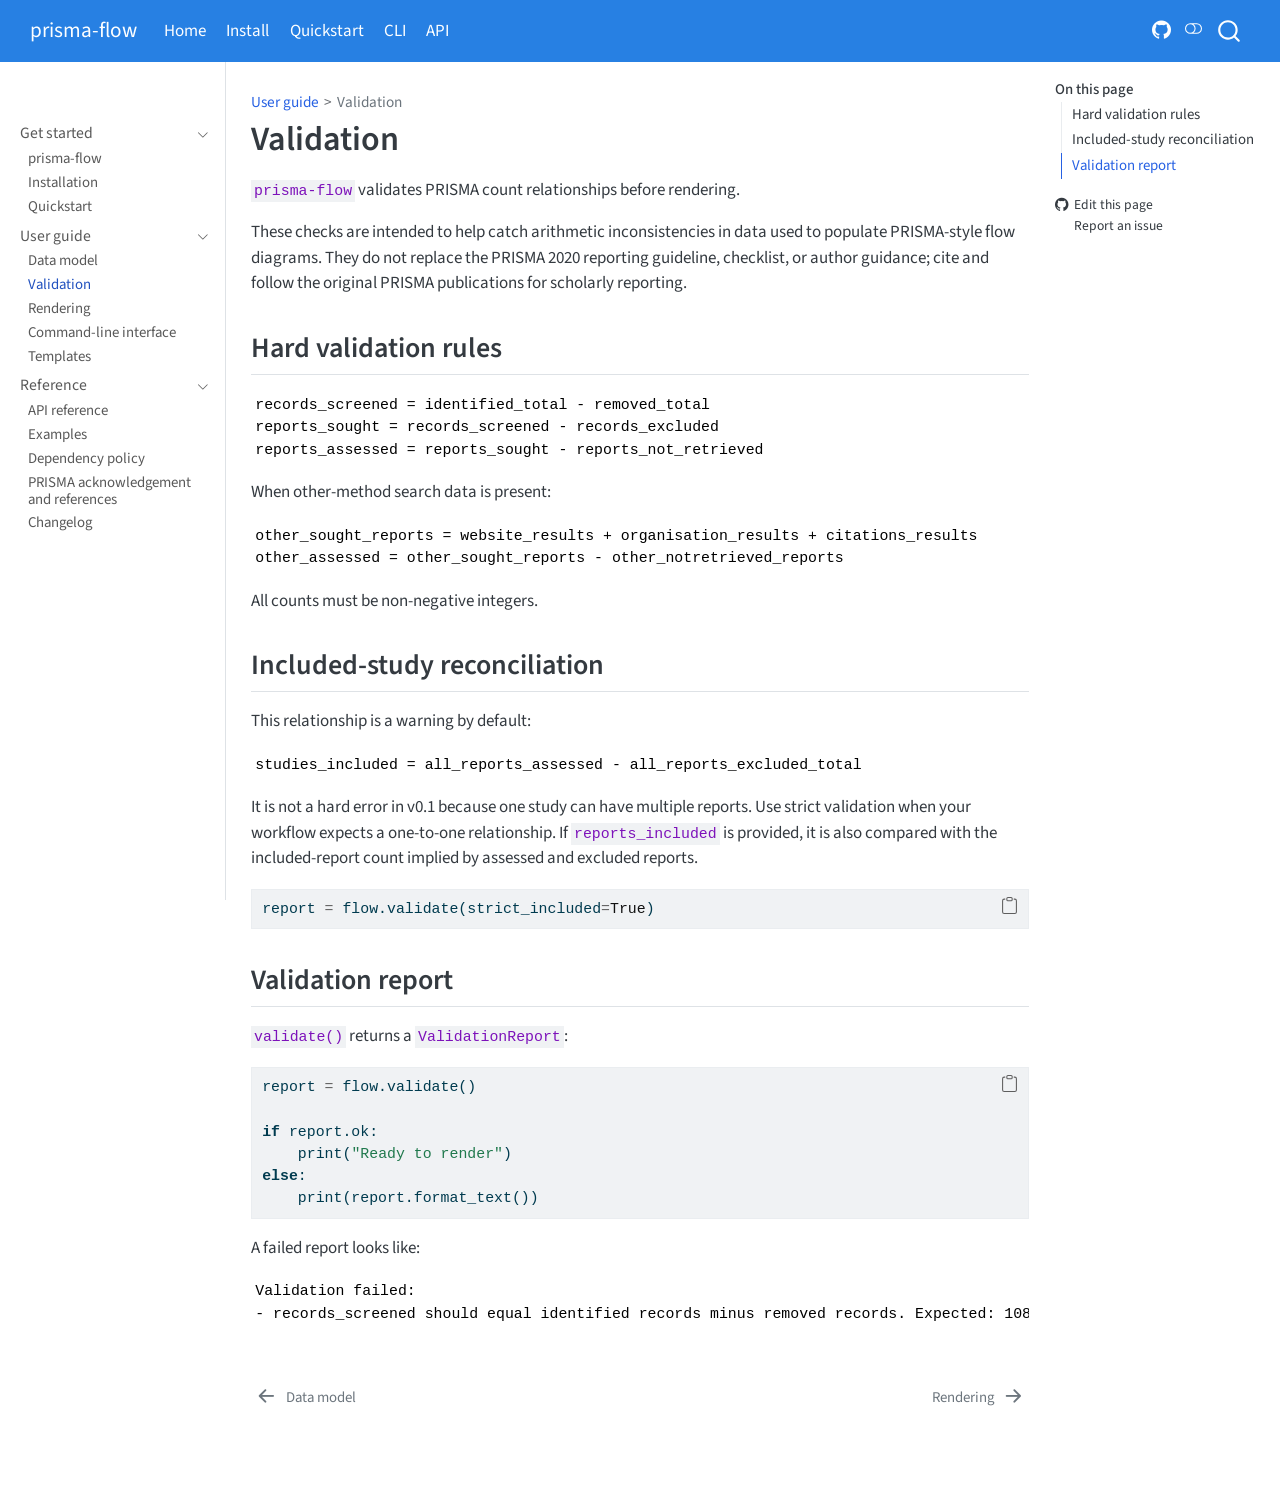
<file: validation.html>
<!DOCTYPE html>
<html xmlns="http://www.w3.org/1999/xhtml" lang="en" xml:lang="en"><head>

<meta charset="utf-8">
<meta name="generator" content="quarto-1.9.38">

<meta name="viewport" content="width=device-width, initial-scale=1.0, user-scalable=yes">


<title>Validation – prisma-flow</title>
<style>
/* Default styles provided by pandoc.
** See https://pandoc.org/MANUAL.html#variables-for-html for config info.
*/
code{white-space: pre-wrap;}
span.smallcaps{font-variant: small-caps;}
div.columns{display: flex; gap: min(4vw, 1.5em);}
div.column{flex: auto; overflow-x: auto;}
div.hanging-indent{margin-left: 1.5em; text-indent: -1.5em;}
ul.task-list{list-style: none;}
ul.task-list li input[type="checkbox"] {
  width: 0.8em;
  margin: 0 0.8em 0.2em -1em; /* quarto-specific, see https://github.com/quarto-dev/quarto-cli/issues/4556 */ 
  vertical-align: middle;
}
/* CSS for syntax highlighting */
html { -webkit-text-size-adjust: 100%; }
pre > code.sourceCode { white-space: pre; position: relative; }
pre > code.sourceCode > span { display: inline-block; line-height: 1.25; }
pre > code.sourceCode > span:empty { height: 1.2em; }
.sourceCode { overflow: visible; }
code.sourceCode > span { color: inherit; text-decoration: inherit; }
div.sourceCode { margin: 1em 0; }
pre.sourceCode { margin: 0; }
@media screen {
div.sourceCode { overflow: auto; }
}
@media print {
pre > code.sourceCode { white-space: pre-wrap; }
pre > code.sourceCode > span { text-indent: -5em; padding-left: 5em; }
}
pre.numberSource code
  { counter-reset: source-line 0; }
pre.numberSource code > span
  { position: relative; left: -4em; counter-increment: source-line; }
pre.numberSource code > span > a:first-child::before
  { content: counter(source-line);
    position: relative; left: -1em; text-align: right; vertical-align: baseline;
    border: none; display: inline-block;
    -webkit-touch-callout: none; -webkit-user-select: none;
    -khtml-user-select: none; -moz-user-select: none;
    -ms-user-select: none; user-select: none;
    padding: 0 4px; width: 4em;
  }
pre.numberSource { margin-left: 3em;  padding-left: 4px; }
div.sourceCode
  {   }
@media screen {
pre > code.sourceCode > span > a:first-child::before { text-decoration: underline; }
}
</style>


<script src="site_libs/quarto-nav/quarto-nav.js"></script>
<script src="site_libs/quarto-nav/headroom.min.js"></script>
<script src="site_libs/clipboard/clipboard.min.js"></script>
<script src="site_libs/quarto-search/autocomplete.umd.js"></script>
<script src="site_libs/quarto-search/fuse.min.js"></script>
<script src="site_libs/quarto-search/quarto-search.js"></script>
<meta name="quarto:offset" content="./">
<link href="./rendering.html" rel="next">
<link href="./data-model.html" rel="prev">
<script src="site_libs/quarto-html/quarto.js" type="module"></script>
<script src="site_libs/quarto-html/tabsets/tabsets.js" type="module"></script>
<script src="site_libs/quarto-html/popper.min.js"></script>
<script src="site_libs/quarto-html/tippy.umd.min.js"></script>
<script src="site_libs/quarto-html/anchor.min.js"></script>
<link href="site_libs/quarto-html/tippy.css" rel="stylesheet">
<link href="site_libs/quarto-html/quarto-syntax-highlighting-15634bcf2e68342d4ad2dfa704d543f6.css" rel="stylesheet" class="quarto-color-scheme" id="quarto-text-highlighting-styles">
<link href="site_libs/quarto-html/quarto-syntax-highlighting-dark-0a6b7249c26820e032cb0bd839ff02b1.css" rel="stylesheet" class="quarto-color-scheme quarto-color-alternate" id="quarto-text-highlighting-styles">
<link href="site_libs/quarto-html/quarto-syntax-highlighting-15634bcf2e68342d4ad2dfa704d543f6.css" rel="stylesheet" class="quarto-color-scheme-extra" id="quarto-text-highlighting-styles">
<script src="site_libs/bootstrap/bootstrap.min.js"></script>
<link href="site_libs/bootstrap/bootstrap-icons.css" rel="stylesheet">
<link href="site_libs/bootstrap/bootstrap-2d0ba0525d8e1c92213e3022d4d0771f.min.css" rel="stylesheet" append-hash="true" class="quarto-color-scheme" id="quarto-bootstrap" data-mode="light">
<link href="site_libs/bootstrap/bootstrap-dark-7a20ddddd3cbbfe429efc5f4f4f92fe7.min.css" rel="stylesheet" append-hash="true" class="quarto-color-scheme quarto-color-alternate" id="quarto-bootstrap" data-mode="dark">
<link href="site_libs/bootstrap/bootstrap-2d0ba0525d8e1c92213e3022d4d0771f.min.css" rel="stylesheet" append-hash="true" class="quarto-color-scheme-extra" id="quarto-bootstrap" data-mode="light">
<script id="quarto-search-options" type="application/json">{
  "location": "navbar",
  "copy-button": false,
  "collapse-after": 3,
  "panel-placement": "end",
  "type": "overlay",
  "limit": 50,
  "keyboard-shortcut": [
    "f",
    "/",
    "s"
  ],
  "show-item-context": false,
  "language": {
    "search-no-results-text": "No results",
    "search-matching-documents-text": "matching documents",
    "search-copy-link-title": "Copy link to search",
    "search-hide-matches-text": "Hide additional matches",
    "search-more-match-text": "more match in this document",
    "search-more-matches-text": "more matches in this document",
    "search-clear-button-title": "Clear",
    "search-text-placeholder": "",
    "search-detached-cancel-button-title": "Cancel",
    "search-submit-button-title": "Submit",
    "search-label": "Search"
  }
}</script>


<link rel="stylesheet" href="styles.css">
</head>

<body class="nav-sidebar docked nav-fixed quarto-light"><script id="quarto-html-before-body" type="application/javascript">
    const toggleBodyColorMode = (bsSheetEl) => {
      const mode = bsSheetEl.getAttribute("data-mode");
      const bodyEl = window.document.querySelector("body");
      if (mode === "dark") {
        bodyEl.classList.add("quarto-dark");
        bodyEl.classList.remove("quarto-light");
      } else {
        bodyEl.classList.add("quarto-light");
        bodyEl.classList.remove("quarto-dark");
      }
    }
    const toggleBodyColorPrimary = () => {
      const bsSheetEl = window.document.querySelector("link#quarto-bootstrap:not([rel=disabled-stylesheet])");
      if (bsSheetEl) {
        toggleBodyColorMode(bsSheetEl);
      }
    }
    const setColorSchemeToggle = (alternate) => {
      const toggles = window.document.querySelectorAll('.quarto-color-scheme-toggle');
      for (let i=0; i < toggles.length; i++) {
        const toggle = toggles[i];
        if (toggle) {
          if (alternate) {
            toggle.classList.add("alternate");
          } else {
            toggle.classList.remove("alternate");
          }
        }
      }
    };
    const toggleColorMode = (alternate) => {
      // Switch the stylesheets
      const primaryStylesheets = window.document.querySelectorAll('link.quarto-color-scheme:not(.quarto-color-alternate)');
      const alternateStylesheets = window.document.querySelectorAll('link.quarto-color-scheme.quarto-color-alternate');
      manageTransitions('#quarto-margin-sidebar .nav-link', false);
      if (alternate) {
        // note: dark is layered on light, we don't disable primary!
        enableStylesheet(alternateStylesheets);
        for (const sheetNode of alternateStylesheets) {
          if (sheetNode.id === "quarto-bootstrap") {
            toggleBodyColorMode(sheetNode);
          }
        }
      } else {
        disableStylesheet(alternateStylesheets);
        enableStylesheet(primaryStylesheets)
        toggleBodyColorPrimary();
      }
      manageTransitions('#quarto-margin-sidebar .nav-link', true);
      // Switch the toggles
      setColorSchemeToggle(alternate)
      // Hack to workaround the fact that safari doesn't
      // properly recolor the scrollbar when toggling (#1455)
      if (navigator.userAgent.indexOf('Safari') > 0 && navigator.userAgent.indexOf('Chrome') == -1) {
        manageTransitions("body", false);
        window.scrollTo(0, 1);
        setTimeout(() => {
          window.scrollTo(0, 0);
          manageTransitions("body", true);
        }, 40);
      }
    }
    const disableStylesheet = (stylesheets) => {
      for (let i=0; i < stylesheets.length; i++) {
        const stylesheet = stylesheets[i];
        stylesheet.rel = 'disabled-stylesheet';
      }
    }
    const enableStylesheet = (stylesheets) => {
      for (let i=0; i < stylesheets.length; i++) {
        const stylesheet = stylesheets[i];
        if(stylesheet.rel !== 'stylesheet') { // for Chrome, which will still FOUC without this check
          stylesheet.rel = 'stylesheet';
        }
      }
    }
    const manageTransitions = (selector, allowTransitions) => {
      const els = window.document.querySelectorAll(selector);
      for (let i=0; i < els.length; i++) {
        const el = els[i];
        if (allowTransitions) {
          el.classList.remove('notransition');
        } else {
          el.classList.add('notransition');
        }
      }
    }
    const isFileUrl = () => {
      return window.location.protocol === 'file:';
    }
    const hasAlternateSentinel = () => {
      let styleSentinel = getColorSchemeSentinel();
      if (styleSentinel !== null) {
        return styleSentinel === "alternate";
      } else {
        return false;
      }
    }
    const setStyleSentinel = (alternate) => {
      const value = alternate ? "alternate" : "default";
      if (!isFileUrl()) {
        window.localStorage.setItem("quarto-color-scheme", value);
      } else {
        localAlternateSentinel = value;
      }
    }
    const getColorSchemeSentinel = () => {
      if (!isFileUrl()) {
        const storageValue = window.localStorage.getItem("quarto-color-scheme");
        return storageValue != null ? storageValue : localAlternateSentinel;
      } else {
        return localAlternateSentinel;
      }
    }
    const toggleGiscusIfUsed = (isAlternate, darkModeDefault) => {
      const baseTheme = document.querySelector('#giscus-base-theme')?.value ?? 'light';
      const alternateTheme = document.querySelector('#giscus-alt-theme')?.value ?? 'dark';
      let newTheme = '';
      if(authorPrefersDark) {
        newTheme = isAlternate ? baseTheme : alternateTheme;
      } else {
        newTheme = isAlternate ? alternateTheme : baseTheme;
      }
      const changeGiscusTheme = () => {
        // From: https://github.com/giscus/giscus/issues/336
        const sendMessage = (message) => {
          const iframe = document.querySelector('iframe.giscus-frame');
          if (!iframe) return;
          iframe.contentWindow.postMessage({ giscus: message }, 'https://giscus.app');
        }
        sendMessage({
          setConfig: {
            theme: newTheme
          }
        });
      }
      const isGiscussLoaded = window.document.querySelector('iframe.giscus-frame') !== null;
      if (isGiscussLoaded) {
        changeGiscusTheme();
      }
    };
    const authorPrefersDark = false;
    const darkModeDefault = authorPrefersDark;
      document.querySelector('link#quarto-text-highlighting-styles.quarto-color-scheme-extra').rel = 'disabled-stylesheet';
      document.querySelector('link#quarto-bootstrap.quarto-color-scheme-extra').rel = 'disabled-stylesheet';
    let localAlternateSentinel = darkModeDefault ? 'alternate' : 'default';
    // Dark / light mode switch
    window.quartoToggleColorScheme = () => {
      // Read the current dark / light value
      let toAlternate = !hasAlternateSentinel();
      toggleColorMode(toAlternate);
      setStyleSentinel(toAlternate);
      toggleGiscusIfUsed(toAlternate, darkModeDefault);
      window.dispatchEvent(new Event('resize'));
    };
    // Switch to dark mode if need be
    if (hasAlternateSentinel()) {
      toggleColorMode(true);
    } else {
      toggleColorMode(false);
    }
  </script>

<div id="quarto-search-results"></div>
  <header id="quarto-header" class="headroom fixed-top">
    <nav class="navbar navbar-expand-lg " data-bs-theme="dark">
      <div class="navbar-container container-fluid">
      <div class="navbar-brand-container mx-auto">
    <a class="navbar-brand" href="./index.html">
    <span class="navbar-title">prisma-flow</span>
    </a>
  </div>
            <div id="quarto-search" class="" title="Search"></div>
          <button class="navbar-toggler" type="button" data-bs-toggle="collapse" data-bs-target="#navbarCollapse" aria-controls="navbarCollapse" role="menu" aria-expanded="false" aria-label="Toggle navigation" onclick="if (window.quartoToggleHeadroom) { window.quartoToggleHeadroom(); }">
  <span class="navbar-toggler-icon"></span>
</button>
          <div class="collapse navbar-collapse" id="navbarCollapse">
            <ul class="navbar-nav navbar-nav-scroll me-auto">
  <li class="nav-item">
    <a class="nav-link active" href="./index.html" aria-current="page"> 
<span class="menu-text">Home</span></a>
  </li>  
  <li class="nav-item">
    <a class="nav-link" href="./installation.html"> 
<span class="menu-text">Install</span></a>
  </li>  
  <li class="nav-item">
    <a class="nav-link" href="./quickstart.html"> 
<span class="menu-text">Quickstart</span></a>
  </li>  
  <li class="nav-item">
    <a class="nav-link" href="./cli.html"> 
<span class="menu-text">CLI</span></a>
  </li>  
  <li class="nav-item">
    <a class="nav-link" href="./api.html"> 
<span class="menu-text">API</span></a>
  </li>  
</ul>
            <ul class="navbar-nav navbar-nav-scroll ms-auto">
  <li class="nav-item compact">
    <a class="nav-link" href="https://github.com/osl-incubator/prisma-flow"> <i class="bi bi-github" role="img" aria-label="GitHub repository">
</i> 
<span class="menu-text"></span></a>
  </li>  
</ul>
          </div> <!-- /navcollapse -->
            <div class="quarto-navbar-tools">
  <a href="" class="quarto-color-scheme-toggle quarto-navigation-tool  px-1" onclick="window.quartoToggleColorScheme(); return false;" title="Toggle dark mode"><i class="bi"></i></a>
</div>
      </div> <!-- /container-fluid -->
    </nav>
  <nav class="quarto-secondary-nav">
    <div class="container-fluid d-flex">
      <button type="button" class="quarto-btn-toggle btn" data-bs-toggle="collapse" role="button" data-bs-target=".quarto-sidebar-collapse-item" aria-controls="quarto-sidebar" aria-expanded="false" aria-label="Toggle sidebar navigation" onclick="if (window.quartoToggleHeadroom) { window.quartoToggleHeadroom(); }">
        <i class="bi bi-layout-text-sidebar-reverse"></i>
      </button>
        <nav class="quarto-page-breadcrumbs" aria-label="breadcrumb"><ol class="breadcrumb"><li class="breadcrumb-item"><a href="./data-model.html">User guide</a></li><li class="breadcrumb-item"><a href="./validation.html">Validation</a></li></ol></nav>
        <a class="flex-grow-1" role="navigation" data-bs-toggle="collapse" data-bs-target=".quarto-sidebar-collapse-item" aria-controls="quarto-sidebar" aria-expanded="false" aria-label="Toggle sidebar navigation" onclick="if (window.quartoToggleHeadroom) { window.quartoToggleHeadroom(); }">      
        </a>
      <button type="button" class="btn quarto-search-button" aria-label="Search" onclick="window.quartoOpenSearch();">
        <i class="bi bi-search"></i>
      </button>
    </div>
  </nav>
</header>
<!-- content -->
<div id="quarto-content" class="quarto-container page-columns page-rows-contents page-layout-article page-navbar">
<!-- sidebar -->
  <nav id="quarto-sidebar" class="sidebar collapse collapse-horizontal quarto-sidebar-collapse-item sidebar-navigation docked overflow-auto">
        <div class="mt-2 flex-shrink-0 align-items-center">
        <div class="sidebar-search">
        <div id="quarto-search" class="" title="Search"></div>
        </div>
        </div>
    <div class="sidebar-menu-container"> 
    <ul class="list-unstyled mt-1">
        <li class="sidebar-item sidebar-item-section">
      <div class="sidebar-item-container"> 
            <a class="sidebar-item-text sidebar-link text-start" data-bs-toggle="collapse" data-bs-target="#quarto-sidebar-section-1" role="navigation" aria-expanded="true">
 <span class="menu-text">Get started</span></a>
          <a class="sidebar-item-toggle text-start" data-bs-toggle="collapse" data-bs-target="#quarto-sidebar-section-1" role="navigation" aria-expanded="true" aria-label="Toggle section">
            <i class="bi bi-chevron-right ms-2"></i>
          </a> 
      </div>
      <ul id="quarto-sidebar-section-1" class="collapse list-unstyled sidebar-section depth1 show">  
          <li class="sidebar-item">
  <div class="sidebar-item-container"> 
  <a href="./index.html" class="sidebar-item-text sidebar-link">
 <span class="menu-text">prisma-flow</span></a>
  </div>
</li>
          <li class="sidebar-item">
  <div class="sidebar-item-container"> 
  <a href="./installation.html" class="sidebar-item-text sidebar-link">
 <span class="menu-text">Installation</span></a>
  </div>
</li>
          <li class="sidebar-item">
  <div class="sidebar-item-container"> 
  <a href="./quickstart.html" class="sidebar-item-text sidebar-link">
 <span class="menu-text">Quickstart</span></a>
  </div>
</li>
      </ul>
  </li>
        <li class="sidebar-item sidebar-item-section">
      <div class="sidebar-item-container"> 
            <a class="sidebar-item-text sidebar-link text-start" data-bs-toggle="collapse" data-bs-target="#quarto-sidebar-section-2" role="navigation" aria-expanded="true">
 <span class="menu-text">User guide</span></a>
          <a class="sidebar-item-toggle text-start" data-bs-toggle="collapse" data-bs-target="#quarto-sidebar-section-2" role="navigation" aria-expanded="true" aria-label="Toggle section">
            <i class="bi bi-chevron-right ms-2"></i>
          </a> 
      </div>
      <ul id="quarto-sidebar-section-2" class="collapse list-unstyled sidebar-section depth1 show">  
          <li class="sidebar-item">
  <div class="sidebar-item-container"> 
  <a href="./data-model.html" class="sidebar-item-text sidebar-link">
 <span class="menu-text">Data model</span></a>
  </div>
</li>
          <li class="sidebar-item">
  <div class="sidebar-item-container"> 
  <a href="./validation.html" class="sidebar-item-text sidebar-link active">
 <span class="menu-text">Validation</span></a>
  </div>
</li>
          <li class="sidebar-item">
  <div class="sidebar-item-container"> 
  <a href="./rendering.html" class="sidebar-item-text sidebar-link">
 <span class="menu-text">Rendering</span></a>
  </div>
</li>
          <li class="sidebar-item">
  <div class="sidebar-item-container"> 
  <a href="./cli.html" class="sidebar-item-text sidebar-link">
 <span class="menu-text">Command-line interface</span></a>
  </div>
</li>
          <li class="sidebar-item">
  <div class="sidebar-item-container"> 
  <a href="./templates.html" class="sidebar-item-text sidebar-link">
 <span class="menu-text">Templates</span></a>
  </div>
</li>
      </ul>
  </li>
        <li class="sidebar-item sidebar-item-section">
      <div class="sidebar-item-container"> 
            <a class="sidebar-item-text sidebar-link text-start" data-bs-toggle="collapse" data-bs-target="#quarto-sidebar-section-3" role="navigation" aria-expanded="true">
 <span class="menu-text">Reference</span></a>
          <a class="sidebar-item-toggle text-start" data-bs-toggle="collapse" data-bs-target="#quarto-sidebar-section-3" role="navigation" aria-expanded="true" aria-label="Toggle section">
            <i class="bi bi-chevron-right ms-2"></i>
          </a> 
      </div>
      <ul id="quarto-sidebar-section-3" class="collapse list-unstyled sidebar-section depth1 show">  
          <li class="sidebar-item">
  <div class="sidebar-item-container"> 
  <a href="./api.html" class="sidebar-item-text sidebar-link">
 <span class="menu-text">API reference</span></a>
  </div>
</li>
          <li class="sidebar-item">
  <div class="sidebar-item-container"> 
  <a href="./examples.html" class="sidebar-item-text sidebar-link">
 <span class="menu-text">Examples</span></a>
  </div>
</li>
          <li class="sidebar-item">
  <div class="sidebar-item-container"> 
  <a href="./dependency-policy.html" class="sidebar-item-text sidebar-link">
 <span class="menu-text">Dependency policy</span></a>
  </div>
</li>
          <li class="sidebar-item">
  <div class="sidebar-item-container"> 
  <a href="./references.html" class="sidebar-item-text sidebar-link">
 <span class="menu-text">PRISMA acknowledgement and references</span></a>
  </div>
</li>
          <li class="sidebar-item">
  <div class="sidebar-item-container"> 
  <a href="./changelog.html" class="sidebar-item-text sidebar-link">
 <span class="menu-text">Changelog</span></a>
  </div>
</li>
      </ul>
  </li>
    </ul>
    </div>
</nav>
<div id="quarto-sidebar-glass" class="quarto-sidebar-collapse-item" data-bs-toggle="collapse" data-bs-target=".quarto-sidebar-collapse-item"></div>
<!-- margin-sidebar -->
    <div id="quarto-margin-sidebar" class="sidebar margin-sidebar">
        <nav id="TOC" role="doc-toc" class="toc-active">
    <h2 id="toc-title">On this page</h2>
   
  <ul>
  <li><a href="#hard-validation-rules" id="toc-hard-validation-rules" class="nav-link active" data-scroll-target="#hard-validation-rules">Hard validation rules</a></li>
  <li><a href="#included-study-reconciliation" id="toc-included-study-reconciliation" class="nav-link" data-scroll-target="#included-study-reconciliation">Included-study reconciliation</a></li>
  <li><a href="#validation-report" id="toc-validation-report" class="nav-link" data-scroll-target="#validation-report">Validation report</a></li>
  </ul>
<div class="toc-actions"><ul><li><a href="https://github.com/osl-incubator/prisma-flow/edit/main/validation.qmd" class="toc-action"><i class="bi bi-github"></i>Edit this page</a></li><li><a href="https://github.com/osl-incubator/prisma-flow/issues/new" class="toc-action"><i class="bi empty"></i>Report an issue</a></li></ul></div></nav>
    </div>
<!-- main -->
<main class="content" id="quarto-document-content">


<header id="title-block-header" class="quarto-title-block default"><nav class="quarto-page-breadcrumbs quarto-title-breadcrumbs d-none d-lg-block" aria-label="breadcrumb"><ol class="breadcrumb"><li class="breadcrumb-item"><a href="./data-model.html">User guide</a></li><li class="breadcrumb-item"><a href="./validation.html">Validation</a></li></ol></nav>
<div class="quarto-title">
<h1 class="title">Validation</h1>
</div>



<div class="quarto-title-meta">

    
  
    
  </div>
  


</header>


<p><code>prisma-flow</code> validates PRISMA count relationships before rendering.</p>
<p>These checks are intended to help catch arithmetic inconsistencies in data used to populate PRISMA-style flow diagrams. They do not replace the PRISMA 2020 reporting guideline, checklist, or author guidance; cite and follow the original PRISMA publications for scholarly reporting.</p>
<section id="hard-validation-rules" class="level2">
<h2 class="anchored" data-anchor-id="hard-validation-rules">Hard validation rules</h2>
<pre class="text"><code>records_screened = identified_total - removed_total
reports_sought = records_screened - records_excluded
reports_assessed = reports_sought - reports_not_retrieved</code></pre>
<p>When other-method search data is present:</p>
<pre class="text"><code>other_sought_reports = website_results + organisation_results + citations_results
other_assessed = other_sought_reports - other_notretrieved_reports</code></pre>
<p>All counts must be non-negative integers.</p>
</section>
<section id="included-study-reconciliation" class="level2">
<h2 class="anchored" data-anchor-id="included-study-reconciliation">Included-study reconciliation</h2>
<p>This relationship is a warning by default:</p>
<pre class="text"><code>studies_included = all_reports_assessed - all_reports_excluded_total</code></pre>
<p>It is not a hard error in v0.1 because one study can have multiple reports. Use strict validation when your workflow expects a one-to-one relationship. If <code>reports_included</code> is provided, it is also compared with the included-report count implied by assessed and excluded reports.</p>
<div class="code-copy-outer-scaffold"><div class="sourceCode" id="cb4"><pre class="sourceCode python code-with-copy"><code class="sourceCode python"><span id="cb4-1"><a href="#cb4-1" aria-hidden="true" tabindex="-1"></a>report <span class="op">=</span> flow.validate(strict_included<span class="op">=</span><span class="va">True</span>)</span></code></pre></div><button title="Copy to Clipboard" class="code-copy-button"><i class="bi"></i></button></div>
</section>
<section id="validation-report" class="level2">
<h2 class="anchored" data-anchor-id="validation-report">Validation report</h2>
<p><code>validate()</code> returns a <code>ValidationReport</code>:</p>
<div class="code-copy-outer-scaffold"><div class="sourceCode" id="cb5"><pre class="sourceCode python code-with-copy"><code class="sourceCode python"><span id="cb5-1"><a href="#cb5-1" aria-hidden="true" tabindex="-1"></a>report <span class="op">=</span> flow.validate()</span>
<span id="cb5-2"><a href="#cb5-2" aria-hidden="true" tabindex="-1"></a></span>
<span id="cb5-3"><a href="#cb5-3" aria-hidden="true" tabindex="-1"></a><span class="cf">if</span> report.ok:</span>
<span id="cb5-4"><a href="#cb5-4" aria-hidden="true" tabindex="-1"></a>    <span class="bu">print</span>(<span class="st">"Ready to render"</span>)</span>
<span id="cb5-5"><a href="#cb5-5" aria-hidden="true" tabindex="-1"></a><span class="cf">else</span>:</span>
<span id="cb5-6"><a href="#cb5-6" aria-hidden="true" tabindex="-1"></a>    <span class="bu">print</span>(report.format_text())</span></code></pre></div><button title="Copy to Clipboard" class="code-copy-button"><i class="bi"></i></button></div>
<p>A failed report looks like:</p>
<pre class="text"><code>Validation failed:
- records_screened should equal identified records minus removed records. Expected: 1080 Found: 1090</code></pre>


</section>

</main> <!-- /main -->
<script id="quarto-html-after-body" type="application/javascript">
  window.document.addEventListener("DOMContentLoaded", function (event) {
    // Ensure there is a toggle, if there isn't float one in the top right
    if (window.document.querySelector('.quarto-color-scheme-toggle') === null) {
      const a = window.document.createElement('a');
      a.classList.add('top-right');
      a.classList.add('quarto-color-scheme-toggle');
      a.href = "";
      a.onclick = function() { try { window.quartoToggleColorScheme(); } catch {} return false; };
      const i = window.document.createElement("i");
      i.classList.add('bi');
      a.appendChild(i);
      window.document.body.appendChild(a);
    }
    setColorSchemeToggle(hasAlternateSentinel())
    const icon = "";
    const anchorJS = new window.AnchorJS();
    anchorJS.options = {
      placement: 'right',
      icon: icon
    };
    anchorJS.add('.anchored');
    const isCodeAnnotation = (el) => {
      for (const clz of el.classList) {
        if (clz.startsWith('code-annotation-')) {                     
          return true;
        }
      }
      return false;
    }
    const onCopySuccess = function(e) {
      // button target
      const button = e.trigger;
      // don't keep focus
      button.blur();
      // flash "checked"
      button.classList.add('code-copy-button-checked');
      var currentTitle = button.getAttribute("title");
      button.setAttribute("title", "Copied!");
      let tooltip;
      if (window.bootstrap) {
        button.setAttribute("data-bs-toggle", "tooltip");
        button.setAttribute("data-bs-placement", "left");
        button.setAttribute("data-bs-title", "Copied!");
        tooltip = new bootstrap.Tooltip(button, 
          { trigger: "manual", 
            customClass: "code-copy-button-tooltip",
            offset: [0, -8]});
        tooltip.show();    
      }
      setTimeout(function() {
        if (tooltip) {
          tooltip.hide();
          button.removeAttribute("data-bs-title");
          button.removeAttribute("data-bs-toggle");
          button.removeAttribute("data-bs-placement");
        }
        button.setAttribute("title", currentTitle);
        button.classList.remove('code-copy-button-checked');
      }, 1000);
      // clear code selection
      e.clearSelection();
    }
    const getTextToCopy = function(trigger) {
      const outerScaffold = trigger.parentElement.cloneNode(true);
      const codeEl = outerScaffold.querySelector('code');
      for (const childEl of codeEl.children) {
        if (isCodeAnnotation(childEl)) {
          childEl.remove();
        }
      }
      return codeEl.innerText;
    }
    const clipboard = new window.ClipboardJS('.code-copy-button:not([data-in-quarto-modal])', {
      text: getTextToCopy
    });
    clipboard.on('success', onCopySuccess);
    if (window.document.getElementById('quarto-embedded-source-code-modal')) {
      const clipboardModal = new window.ClipboardJS('.code-copy-button[data-in-quarto-modal]', {
        text: getTextToCopy,
        container: window.document.getElementById('quarto-embedded-source-code-modal')
      });
      clipboardModal.on('success', onCopySuccess);
    }
      var localhostRegex = new RegExp(/^(?:http|https):\/\/localhost\:?[0-9]*\//);
      var mailtoRegex = new RegExp(/^mailto:/);
        var filterRegex = new RegExp("https:\/\/osl-incubator\.github\.io\/prisma-flow\/");
      var isInternal = (href) => {
          return filterRegex.test(href) || localhostRegex.test(href) || mailtoRegex.test(href);
      }
      // Inspect non-navigation links and adorn them if external
     var links = window.document.querySelectorAll('a[href]:not(.nav-link):not(.navbar-brand):not(.toc-action):not(.sidebar-link):not(.sidebar-item-toggle):not(.pagination-link):not(.no-external):not([aria-hidden]):not(.dropdown-item):not(.quarto-navigation-tool):not(.about-link)');
      for (var i=0; i<links.length; i++) {
        const link = links[i];
        if (!isInternal(link.href)) {
          // undo the damage that might have been done by quarto-nav.js in the case of
          // links that we want to consider external
          if (link.dataset.originalHref !== undefined) {
            link.href = link.dataset.originalHref;
          }
            // target, if specified
            link.setAttribute("target", "_blank");
            if (link.getAttribute("rel") === null) {
              link.setAttribute("rel", "noopener");
            }
        }
      }
    function tippyHover(el, contentFn, onTriggerFn, onUntriggerFn) {
      const config = {
        allowHTML: true,
        maxWidth: 500,
        delay: 100,
        arrow: false,
        appendTo: function(el) {
            return el.parentElement;
        },
        interactive: true,
        interactiveBorder: 10,
        theme: 'quarto',
        placement: 'bottom-start',
      };
      if (contentFn) {
        config.content = contentFn;
      }
      if (onTriggerFn) {
        config.onTrigger = onTriggerFn;
      }
      if (onUntriggerFn) {
        config.onUntrigger = onUntriggerFn;
      }
      window.tippy(el, config); 
    }
    const noterefs = window.document.querySelectorAll('a[role="doc-noteref"]');
    for (var i=0; i<noterefs.length; i++) {
      const ref = noterefs[i];
      tippyHover(ref, function() {
        // use id or data attribute instead here
        let href = ref.getAttribute('data-footnote-href') || ref.getAttribute('href');
        try { href = new URL(href).hash; } catch {}
        const id = href.replace(/^#\/?/, "");
        const note = window.document.getElementById(id);
        if (note) {
          return note.innerHTML;
        } else {
          return "";
        }
      });
    }
    const xrefs = window.document.querySelectorAll('a.quarto-xref');
    const processXRef = (id, note) => {
      // Strip column container classes
      const stripColumnClz = (el) => {
        el.classList.remove("page-full", "page-columns");
        if (el.children) {
          for (const child of el.children) {
            stripColumnClz(child);
          }
        }
      }
      stripColumnClz(note)
      if (id === null || id.startsWith('sec-')) {
        // Special case sections, only their first couple elements
        const container = document.createElement("div");
        if (note.children && note.children.length > 2) {
          container.appendChild(note.children[0].cloneNode(true));
          for (let i = 1; i < note.children.length; i++) {
            const child = note.children[i];
            if (child.tagName === "P" && child.innerText === "") {
              continue;
            } else {
              container.appendChild(child.cloneNode(true));
              break;
            }
          }
          if (window.Quarto?.typesetMath) {
            window.Quarto.typesetMath(container);
          }
          return container.innerHTML
        } else {
          if (window.Quarto?.typesetMath) {
            window.Quarto.typesetMath(note);
          }
          return note.innerHTML;
        }
      } else {
        // Remove any anchor links if they are present
        const anchorLink = note.querySelector('a.anchorjs-link');
        if (anchorLink) {
          anchorLink.remove();
        }
        if (window.Quarto?.typesetMath) {
          window.Quarto.typesetMath(note);
        }
        if (note.classList.contains("callout")) {
          return note.outerHTML;
        } else {
          return note.innerHTML;
        }
      }
    }
    for (var i=0; i<xrefs.length; i++) {
      const xref = xrefs[i];
      tippyHover(xref, undefined, function(instance) {
        instance.disable();
        let url = xref.getAttribute('href');
        let hash = undefined; 
        if (url.startsWith('#')) {
          hash = url;
        } else {
          try { hash = new URL(url).hash; } catch {}
        }
        if (hash) {
          const id = hash.replace(/^#\/?/, "");
          const note = window.document.getElementById(id);
          if (note !== null) {
            try {
              const html = processXRef(id, note.cloneNode(true));
              instance.setContent(html);
            } finally {
              instance.enable();
              instance.show();
            }
          } else {
            // See if we can fetch this
            fetch(url.split('#')[0])
            .then(res => res.text())
            .then(html => {
              const parser = new DOMParser();
              const htmlDoc = parser.parseFromString(html, "text/html");
              const note = htmlDoc.getElementById(id);
              if (note !== null) {
                const html = processXRef(id, note);
                instance.setContent(html);
              } 
            }).finally(() => {
              instance.enable();
              instance.show();
            });
          }
        } else {
          // See if we can fetch a full url (with no hash to target)
          // This is a special case and we should probably do some content thinning / targeting
          fetch(url)
          .then(res => res.text())
          .then(html => {
            const parser = new DOMParser();
            const htmlDoc = parser.parseFromString(html, "text/html");
            const note = htmlDoc.querySelector('main.content');
            if (note !== null) {
              // This should only happen for chapter cross references
              // (since there is no id in the URL)
              // remove the first header
              if (note.children.length > 0 && note.children[0].tagName === "HEADER") {
                note.children[0].remove();
              }
              const html = processXRef(null, note);
              instance.setContent(html);
            } 
          }).finally(() => {
            instance.enable();
            instance.show();
          });
        }
      }, function(instance) {
      });
    }
        let selectedAnnoteEl;
        const selectorForAnnotation = ( cell, annotation) => {
          let cellAttr = 'data-code-cell="' + cell + '"';
          let lineAttr = 'data-code-annotation="' +  annotation + '"';
          const selector = 'span[' + cellAttr + '][' + lineAttr + ']';
          return selector;
        }
        const selectCodeLines = (annoteEl) => {
          const doc = window.document;
          const targetCell = annoteEl.getAttribute("data-target-cell");
          const targetAnnotation = annoteEl.getAttribute("data-target-annotation");
          const annoteSpan = window.document.querySelector(selectorForAnnotation(targetCell, targetAnnotation));
          const lines = annoteSpan.getAttribute("data-code-lines").split(",");
          const lineIds = lines.map((line) => {
            return targetCell + "-" + line;
          })
          let top = null;
          let height = null;
          let parent = null;
          if (lineIds.length > 0) {
              //compute the position of the single el (top and bottom and make a div)
              const el = window.document.getElementById(lineIds[0]);
              top = el.offsetTop;
              height = el.offsetHeight;
              parent = el.parentElement.parentElement;
            if (lineIds.length > 1) {
              const lastEl = window.document.getElementById(lineIds[lineIds.length - 1]);
              const bottom = lastEl.offsetTop + lastEl.offsetHeight;
              height = bottom - top;
            }
            if (top !== null && height !== null && parent !== null) {
              // cook up a div (if necessary) and position it 
              let div = window.document.getElementById("code-annotation-line-highlight");
              if (div === null) {
                div = window.document.createElement("div");
                div.setAttribute("id", "code-annotation-line-highlight");
                div.style.position = 'absolute';
                parent.appendChild(div);
              }
              div.style.top = top - 2 + "px";
              div.style.height = height + 4 + "px";
              div.style.left = 0;
              let gutterDiv = window.document.getElementById("code-annotation-line-highlight-gutter");
              if (gutterDiv === null) {
                gutterDiv = window.document.createElement("div");
                gutterDiv.setAttribute("id", "code-annotation-line-highlight-gutter");
                gutterDiv.style.position = 'absolute';
                const codeCell = window.document.getElementById(targetCell);
                const gutter = codeCell.querySelector('.code-annotation-gutter');
                gutter.appendChild(gutterDiv);
              }
              gutterDiv.style.top = top - 2 + "px";
              gutterDiv.style.height = height + 4 + "px";
            }
            selectedAnnoteEl = annoteEl;
          }
        };
        const unselectCodeLines = () => {
          const elementsIds = ["code-annotation-line-highlight", "code-annotation-line-highlight-gutter"];
          elementsIds.forEach((elId) => {
            const div = window.document.getElementById(elId);
            if (div) {
              div.remove();
            }
          });
          selectedAnnoteEl = undefined;
        };
          // Handle positioning of the toggle
      window.addEventListener(
        "resize",
        throttle(() => {
          elRect = undefined;
          if (selectedAnnoteEl) {
            selectCodeLines(selectedAnnoteEl);
          }
        }, 10)
      );
      function throttle(fn, ms) {
      let throttle = false;
      let timer;
        return (...args) => {
          if(!throttle) { // first call gets through
              fn.apply(this, args);
              throttle = true;
          } else { // all the others get throttled
              if(timer) clearTimeout(timer); // cancel #2
              timer = setTimeout(() => {
                fn.apply(this, args);
                timer = throttle = false;
              }, ms);
          }
        };
      }
        // Attach click handler to the DT
        const annoteDls = window.document.querySelectorAll('dt[data-target-cell]');
        for (const annoteDlNode of annoteDls) {
          annoteDlNode.addEventListener('click', (event) => {
            const clickedEl = event.target;
            if (clickedEl !== selectedAnnoteEl) {
              unselectCodeLines();
              const activeEl = window.document.querySelector('dt[data-target-cell].code-annotation-active');
              if (activeEl) {
                activeEl.classList.remove('code-annotation-active');
              }
              selectCodeLines(clickedEl);
              clickedEl.classList.add('code-annotation-active');
            } else {
              // Unselect the line
              unselectCodeLines();
              clickedEl.classList.remove('code-annotation-active');
            }
          });
        }
    const findCites = (el) => {
      const parentEl = el.parentElement;
      if (parentEl) {
        const cites = parentEl.dataset.cites;
        if (cites) {
          return {
            el,
            cites: cites.split(' ')
          };
        } else {
          return findCites(el.parentElement)
        }
      } else {
        return undefined;
      }
    };
    var bibliorefs = window.document.querySelectorAll('a[role="doc-biblioref"]');
    for (var i=0; i<bibliorefs.length; i++) {
      const ref = bibliorefs[i];
      const citeInfo = findCites(ref);
      if (citeInfo) {
        tippyHover(citeInfo.el, function() {
          var popup = window.document.createElement('div');
          citeInfo.cites.forEach(function(cite) {
            var citeDiv = window.document.createElement('div');
            citeDiv.classList.add('hanging-indent');
            citeDiv.classList.add('csl-entry');
            var biblioDiv = window.document.getElementById('ref-' + cite);
            if (biblioDiv) {
              citeDiv.innerHTML = biblioDiv.innerHTML;
            }
            popup.appendChild(citeDiv);
          });
          return popup.innerHTML;
        });
      }
    }
  });
  </script>
<nav class="page-navigation">
  <div class="nav-page nav-page-previous">
      <a href="./data-model.html" class="pagination-link" aria-label="Data model">
        <i class="bi bi-arrow-left-short"></i> <span class="nav-page-text">Data model</span>
      </a>          
  </div>
  <div class="nav-page nav-page-next">
      <a href="./rendering.html" class="pagination-link" aria-label="Rendering">
        <span class="nav-page-text">Rendering</span> <i class="bi bi-arrow-right-short"></i>
      </a>
  </div>
</nav>
</div> <!-- /content -->




<footer class="footer"><div class="nav-footer"><div class="nav-footer-center"><div class="toc-actions d-sm-block d-md-none"><ul><li><a href="https://github.com/osl-incubator/prisma-flow/edit/main/validation.qmd" class="toc-action"><i class="bi bi-github"></i>Edit this page</a></li><li><a href="https://github.com/osl-incubator/prisma-flow/issues/new" class="toc-action"><i class="bi empty"></i>Report an issue</a></li></ul></div></div></div></footer></body></html>
</file>
<file: site_libs/quarto-html/tippy.css>
.tippy-box[data-animation=fade][data-state=hidden]{opacity:0}[data-tippy-root]{max-width:calc(100vw - 10px)}.tippy-box{position:relative;background-color:#333;color:#fff;border-radius:4px;font-size:14px;line-height:1.4;white-space:normal;outline:0;transition-property:transform,visibility,opacity}.tippy-box[data-placement^=top]>.tippy-arrow{bottom:0}.tippy-box[data-placement^=top]>.tippy-arrow:before{bottom:-7px;left:0;border-width:8px 8px 0;border-top-color:initial;transform-origin:center top}.tippy-box[data-placement^=bottom]>.tippy-arrow{top:0}.tippy-box[data-placement^=bottom]>.tippy-arrow:before{top:-7px;left:0;border-width:0 8px 8px;border-bottom-color:initial;transform-origin:center bottom}.tippy-box[data-placement^=left]>.tippy-arrow{right:0}.tippy-box[data-placement^=left]>.tippy-arrow:before{border-width:8px 0 8px 8px;border-left-color:initial;right:-7px;transform-origin:center left}.tippy-box[data-placement^=right]>.tippy-arrow{left:0}.tippy-box[data-placement^=right]>.tippy-arrow:before{left:-7px;border-width:8px 8px 8px 0;border-right-color:initial;transform-origin:center right}.tippy-box[data-inertia][data-state=visible]{transition-timing-function:cubic-bezier(.54,1.5,.38,1.11)}.tippy-arrow{width:16px;height:16px;color:#333}.tippy-arrow:before{content:"";position:absolute;border-color:transparent;border-style:solid}.tippy-content{position:relative;padding:5px 9px;z-index:1}
</file>
<file: site_libs/quarto-html/quarto-syntax-highlighting-15634bcf2e68342d4ad2dfa704d543f6.css>
/* quarto syntax highlight colors */
:root {
  --quarto-hl-ot-color: #003B4F;
  --quarto-hl-at-color: #657422;
  --quarto-hl-ss-color: #20794D;
  --quarto-hl-an-color: #5E5E5E;
  --quarto-hl-fu-color: #4758AB;
  --quarto-hl-st-color: #20794D;
  --quarto-hl-cf-color: #003B4F;
  --quarto-hl-op-color: #5E5E5E;
  --quarto-hl-er-color: #AD0000;
  --quarto-hl-bn-color: #AD0000;
  --quarto-hl-al-color: #AD0000;
  --quarto-hl-va-color: #111111;
  --quarto-hl-bu-color: inherit;
  --quarto-hl-ex-color: inherit;
  --quarto-hl-pp-color: #AD0000;
  --quarto-hl-in-color: #5E5E5E;
  --quarto-hl-vs-color: #20794D;
  --quarto-hl-wa-color: #5E5E5E;
  --quarto-hl-do-color: #5E5E5E;
  --quarto-hl-im-color: #00769E;
  --quarto-hl-ch-color: #20794D;
  --quarto-hl-dt-color: #AD0000;
  --quarto-hl-fl-color: #AD0000;
  --quarto-hl-co-color: #5E5E5E;
  --quarto-hl-cv-color: #5E5E5E;
  --quarto-hl-cn-color: #8f5902;
  --quarto-hl-sc-color: #5E5E5E;
  --quarto-hl-dv-color: #AD0000;
  --quarto-hl-kw-color: #003B4F;
}

/* other quarto variables */
:root {
  --quarto-font-monospace: SFMono-Regular, Menlo, Monaco, Consolas, "Liberation Mono", "Courier New", monospace;
}

/* syntax highlight based on Pandoc's rules */
pre > code.sourceCode > span {
  color: #003B4F;
}

code.sourceCode > span {
  color: #003B4F;
}

div.sourceCode,
div.sourceCode pre.sourceCode {
  color: #003B4F;
}

/* Normal */
code span {
  color: #003B4F;
}

/* Alert */
code span.al {
  color: #AD0000;
  font-style: inherit;
}

/* Annotation */
code span.an {
  color: #5E5E5E;
  font-style: inherit;
}

/* Attribute */
code span.at {
  color: #657422;
  font-style: inherit;
}

/* BaseN */
code span.bn {
  color: #AD0000;
  font-style: inherit;
}

/* BuiltIn */
code span.bu {
  font-style: inherit;
}

/* ControlFlow */
code span.cf {
  color: #003B4F;
  font-weight: bold;
  font-style: inherit;
}

/* Char */
code span.ch {
  color: #20794D;
  font-style: inherit;
}

/* Constant */
code span.cn {
  color: #8f5902;
  font-style: inherit;
}

/* Comment */
code span.co {
  color: #5E5E5E;
  font-style: inherit;
}

/* CommentVar */
code span.cv {
  color: #5E5E5E;
  font-style: italic;
}

/* Documentation */
code span.do {
  color: #5E5E5E;
  font-style: italic;
}

/* DataType */
code span.dt {
  color: #AD0000;
  font-style: inherit;
}

/* DecVal */
code span.dv {
  color: #AD0000;
  font-style: inherit;
}

/* Error */
code span.er {
  color: #AD0000;
  font-style: inherit;
}

/* Extension */
code span.ex {
  font-style: inherit;
}

/* Float */
code span.fl {
  color: #AD0000;
  font-style: inherit;
}

/* Function */
code span.fu {
  color: #4758AB;
  font-style: inherit;
}

/* Import */
code span.im {
  color: #00769E;
  font-style: inherit;
}

/* Information */
code span.in {
  color: #5E5E5E;
  font-style: inherit;
}

/* Keyword */
code span.kw {
  color: #003B4F;
  font-weight: bold;
  font-style: inherit;
}

/* Operator */
code span.op {
  color: #5E5E5E;
  font-style: inherit;
}

/* Other */
code span.ot {
  color: #003B4F;
  font-style: inherit;
}

/* Preprocessor */
code span.pp {
  color: #AD0000;
  font-style: inherit;
}

/* SpecialChar */
code span.sc {
  color: #5E5E5E;
  font-style: inherit;
}

/* SpecialString */
code span.ss {
  color: #20794D;
  font-style: inherit;
}

/* String */
code span.st {
  color: #20794D;
  font-style: inherit;
}

/* Variable */
code span.va {
  color: #111111;
  font-style: inherit;
}

/* VerbatimString */
code span.vs {
  color: #20794D;
  font-style: inherit;
}

/* Warning */
code span.wa {
  color: #5E5E5E;
  font-style: italic;
}

.prevent-inlining {
  content: "</";
}

/*# sourceMappingURL=f23921c56f73e400b49028c9186a1aa0.css.map */
</file>
<file: site_libs/quarto-html/quarto-syntax-highlighting-dark-0a6b7249c26820e032cb0bd839ff02b1.css>
/* quarto syntax highlight colors */
:root {
  --quarto-hl-al-color: #f07178;
  --quarto-hl-an-color: #d4d0ab;
  --quarto-hl-at-color: #00e0e0;
  --quarto-hl-bn-color: #d4d0ab;
  --quarto-hl-bu-color: #abe338;
  --quarto-hl-ch-color: #abe338;
  --quarto-hl-co-color: #f8f8f2;
  --quarto-hl-cv-color: #ffd700;
  --quarto-hl-cn-color: #ffd700;
  --quarto-hl-cf-color: #ffa07a;
  --quarto-hl-dt-color: #ffa07a;
  --quarto-hl-dv-color: #d4d0ab;
  --quarto-hl-do-color: #f8f8f2;
  --quarto-hl-er-color: #f07178;
  --quarto-hl-ex-color: #00e0e0;
  --quarto-hl-fl-color: #d4d0ab;
  --quarto-hl-fu-color: #ffa07a;
  --quarto-hl-im-color: #abe338;
  --quarto-hl-in-color: #d4d0ab;
  --quarto-hl-kw-color: #ffa07a;
  --quarto-hl-op-color: #ffa07a;
  --quarto-hl-ot-color: #00e0e0;
  --quarto-hl-pp-color: #dcc6e0;
  --quarto-hl-re-color: #00e0e0;
  --quarto-hl-sc-color: #abe338;
  --quarto-hl-ss-color: #abe338;
  --quarto-hl-st-color: #abe338;
  --quarto-hl-va-color: #00e0e0;
  --quarto-hl-vs-color: #abe338;
  --quarto-hl-wa-color: #dcc6e0;
}

/* other quarto variables */
:root {
  --quarto-font-monospace: SFMono-Regular, Menlo, Monaco, Consolas, "Liberation Mono", "Courier New", monospace;
}

/* syntax highlight based on Pandoc's rules */
pre > code.sourceCode > span {
  color: #f8f8f2;
}

code.sourceCode > span {
  color: #f8f8f2;
}

div.sourceCode,
div.sourceCode pre.sourceCode {
  color: #f8f8f2;
}

/* Normal */
code span {
  color: #f8f8f2;
}

/* Alert */
code span.al {
  color: #f07178;
}

/* Annotation */
code span.an {
  color: #d4d0ab;
}

/* Attribute */
code span.at {
  color: #00e0e0;
}

/* BaseN */
code span.bn {
  color: #d4d0ab;
}

/* BuiltIn */
code span.bu {
  color: #abe338;
}

/* ControlFlow */
code span.cf {
  font-weight: bold;
  color: #ffa07a;
}

/* Char */
code span.ch {
  color: #abe338;
}

/* Constant */
code span.cn {
  color: #ffd700;
}

/* Comment */
code span.co {
  font-style: italic;
  color: #f8f8f2;
}

/* CommentVar */
code span.cv {
  color: #ffd700;
}

/* Documentation */
code span.do {
  color: #f8f8f2;
}

/* DataType */
code span.dt {
  color: #ffa07a;
}

/* DecVal */
code span.dv {
  color: #d4d0ab;
}

/* Error */
code span.er {
  color: #f07178;
  text-decoration: underline;
}

/* Extension */
code span.ex {
  font-weight: bold;
  color: #00e0e0;
}

/* Float */
code span.fl {
  color: #d4d0ab;
}

/* Function */
code span.fu {
  color: #ffa07a;
}

/* Import */
code span.im {
  color: #abe338;
}

/* Information */
code span.in {
  color: #d4d0ab;
}

/* Keyword */
code span.kw {
  font-weight: bold;
  color: #ffa07a;
}

/* Operator */
code span.op {
  color: #ffa07a;
}

/* Other */
code span.ot {
  color: #00e0e0;
}

/* Preprocessor */
code span.pp {
  color: #dcc6e0;
}

/* RegionMarker */
code span.re {
  background-color: #f8f8f2;
  color: #00e0e0;
}

/* SpecialChar */
code span.sc {
  color: #abe338;
}

/* SpecialString */
code span.ss {
  color: #abe338;
}

/* String */
code span.st {
  color: #abe338;
}

/* Variable */
code span.va {
  color: #00e0e0;
}

/* VerbatimString */
code span.vs {
  color: #abe338;
}

/* Warning */
code span.wa {
  color: #dcc6e0;
}

.prevent-inlining {
  content: "</";
}

/*# sourceMappingURL=175367c052bafc98bd680af3479823f0.css.map */
</file>
<file: styles.css>
:root {
  --pf-accent: #356859;
  --pf-accent-light: #e8f3ef;
}

.hero {
  padding: 2rem;
  border-radius: 1rem;
  background: linear-gradient(135deg, var(--pf-accent-light), #ffffff);
  border: 1px solid #d8e8e2;
  margin-bottom: 2rem;
}

.hero h1 {
  margin-top: 0;
}

.feature-grid {
  display: grid;
  gap: 1rem;
  grid-template-columns: repeat(auto-fit, minmax(220px, 1fr));
  margin: 1.5rem 0;
}

.feature-card {
  border: 1px solid #d8dee4;
  border-radius: 0.75rem;
  padding: 1rem;
  background: #ffffff;
}

.feature-card h3 {
  margin-top: 0;
  color: var(--pf-accent);
}

.callout-tip strong,
.callout-note strong {
  color: var(--pf-accent);
}
</file>
